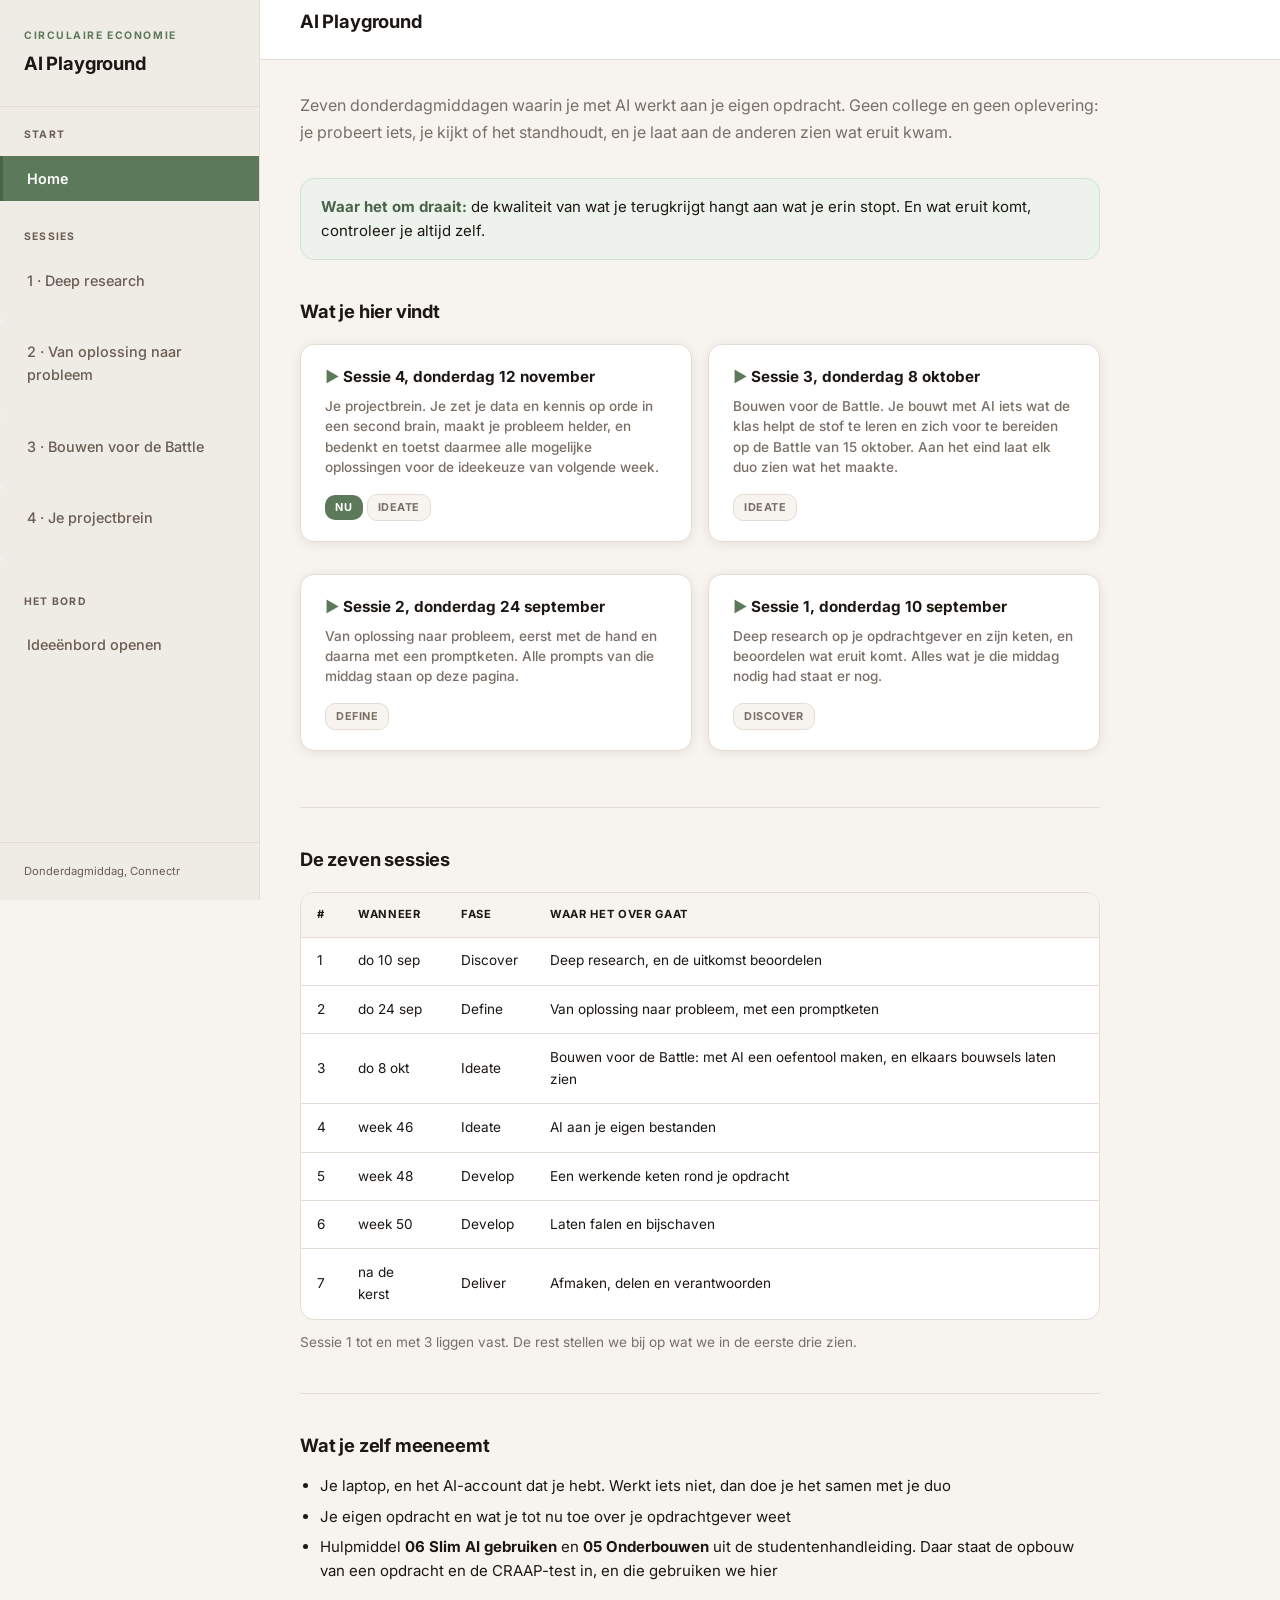
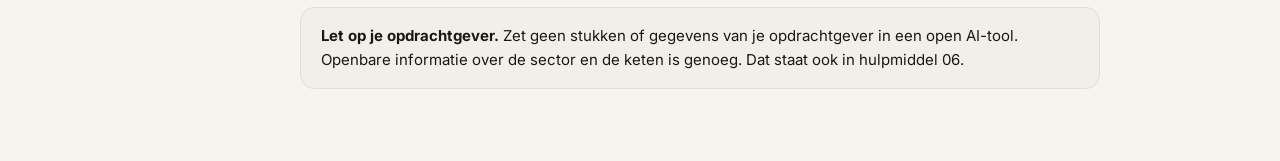
<file: index.html>
<!DOCTYPE html>
<html lang="nl">
<head>
  <meta charset="UTF-8">
  <meta name="viewport" content="width=device-width, initial-scale=1.0">
  <title>AI Playground | Minor Circulaire Economie</title>
  <link rel="preconnect" href="https://fonts.googleapis.com">
  <link rel="preconnect" href="https://fonts.gstatic.com" crossorigin>
  <link rel="stylesheet" href="https://fonts.googleapis.com/css2?family=Inter:wght@400;500;600;700&display=swap">
  <link rel="stylesheet" href="style.css">
</head>
<body data-pagina="index">
  <div class="layout">
    <div class="sidebar-overlay" onclick="toggleMenu()"></div>
    <aside class="sidebar" id="sidebar">
      <div class="sidebar-header">
        <div class="sidebar-brand">
          <span class="brand-subtitle">Circulaire Economie</span>
          <span class="brand-title">AI Playground</span>
        </div>
      </div>
      <nav class="sidebar-nav">
        <div class="nav-section">
          <div class="nav-section-title">Start</div>
          <a href="index.html" class="nav-link">Home</a>
        </div>
        <div class="nav-section">
          <div class="nav-section-title">Sessies</div>
          <a href="sessie-1.html" class="nav-link">1 &middot; Deep research</a>
          <a href="sessie-2.html" class="nav-link">2 &middot; Van oplossing naar probleem</a>
        </div>
        <div class="nav-section">
          <div class="nav-section-title">Het bord</div>
          <a href="https://ideeenbord-ce.web.app" class="nav-link" target="_blank" rel="noopener">Idee&euml;nbord openen</a>
        </div>
      </nav>
      <div class="sidebar-footer">Donderdagmiddag, Connectr</div>
    </aside>

    <main class="main">
      <header class="main-header">
        <button class="mobile-menu-btn" onclick="toggleMenu()">&#9776;</button>
        <h1 class="page-title">AI Playground</h1>
      </header>

      <div class="main-content">
        <p class="lead">
          Zeven donderdagmiddagen waarin je met AI werkt aan je eigen opdracht. Geen college en geen oplevering:
          je probeert iets, je kijkt of het standhoudt, en je laat aan de anderen zien wat eruit kwam.
        </p>

        <div class="callout callout-primary">
          <p><strong>Waar het om draait:</strong> de kwaliteit van wat je terugkrijgt hangt aan wat je erin stopt.
          En wat eruit komt, controleer je altijd zelf.</p>
        </div>

        <h2>Wat je hier vindt</h2>
        <div class="card-grid">
          <a href="sessie-4.html" class="card-link">
            <div class="card">
              <div class="card-title"><span class="icon">&#9654;</span> Sessie 4, donderdag 12 november</div>
              <p class="card-text">Je projectbrein. Je zet je data en kennis op orde in een second brain, maakt je probleem helder,
              en bedenkt en toetst daarmee alle mogelijke oplossingen voor de ideekeuze van volgende week.</p>
              <span class="badge badge-primary">Nu</span>
              <span class="badge badge-muted">Ideate</span>
            </div>
          </a>
          <a href="sessie-3.html" class="card-link">
            <div class="card">
              <div class="card-title"><span class="icon">&#9654;</span> Sessie 3, donderdag 8 oktober</div>
              <p class="card-text">Bouwen voor de Battle. Je bouwt met AI iets wat de klas helpt de stof te leren
              en zich voor te bereiden op de Battle van 15 oktober. Aan het eind laat elk duo zien wat het maakte.</p>
              <span class="badge badge-muted">Ideate</span>
            </div>
          </a>
          <a href="sessie-2.html" class="card-link">
            <div class="card">
              <div class="card-title"><span class="icon">&#9654;</span> Sessie 2, donderdag 24 september</div>
              <p class="card-text">Van oplossing naar probleem, eerst met de hand en daarna met een promptketen.
              Alle prompts van die middag staan op deze pagina.</p>
              <span class="badge badge-muted">Define</span>
            </div>
          </a>
          <a href="sessie-1.html" class="card-link">
            <div class="card">
              <div class="card-title"><span class="icon">&#9654;</span> Sessie 1, donderdag 10 september</div>
              <p class="card-text">Deep research op je opdrachtgever en zijn keten, en beoordelen wat eruit komt.
              Alles wat je die middag nodig had staat er nog.</p>
              <span class="badge badge-muted">Discover</span>
            </div>
          </a>
        </div>

        <div class="divider"></div>

        <h2>De zeven sessies</h2>
        <div class="table-wrap">
          <table>
            <thead>
              <tr><th>#</th><th>Wanneer</th><th>Fase</th><th>Waar het over gaat</th></tr>
            </thead>
            <tbody>
              <tr><td>1</td><td>do 10 sep</td><td>Discover</td><td>Deep research, en de uitkomst beoordelen</td></tr>
              <tr><td>2</td><td>do 24 sep</td><td>Define</td><td>Van oplossing naar probleem, met een promptketen</td></tr>
              <tr><td>3</td><td>do 8 okt</td><td>Ideate</td><td>Bouwen voor de Battle: met AI een oefentool maken, en elkaars bouwsels laten zien</td></tr>
              <tr><td>4</td><td>week 46</td><td>Ideate</td><td>AI aan je eigen bestanden</td></tr>
              <tr><td>5</td><td>week 48</td><td>Develop</td><td>Een werkende keten rond je opdracht</td></tr>
              <tr><td>6</td><td>week 50</td><td>Develop</td><td>Laten falen en bijschaven</td></tr>
              <tr><td>7</td><td>na de kerst</td><td>Deliver</td><td>Afmaken, delen en verantwoorden</td></tr>
            </tbody>
          </table>
        </div>
        <p class="section-intro">Sessie 1 tot en met 3 liggen vast. De rest stellen we bij op wat we in de eerste drie zien.</p>

        <div class="divider"></div>

        <h2>Wat je zelf meeneemt</h2>
        <ul>
          <li>Je laptop, en het AI-account dat je hebt. Werkt iets niet, dan doe je het samen met je duo</li>
          <li>Je eigen opdracht en wat je tot nu toe over je opdrachtgever weet</li>
          <li>Hulpmiddel <strong>06 Slim AI gebruiken</strong> en <strong>05 Onderbouwen</strong> uit de studentenhandleiding.
            Daar staat de opbouw van een opdracht en de CRAAP-test in, en die gebruiken we hier</li>
        </ul>

        <div class="callout callout-info">
          <p><strong>Let op je opdrachtgever.</strong> Zet geen stukken of gegevens van je opdrachtgever in een open AI-tool.
          Openbare informatie over de sector en de keten is genoeg. Dat staat ook in hulpmiddel 06.</p>
        </div>
      </div>
    </main>
  </div>
  <script src="script.js"></script>
</body>
</html>
</file>
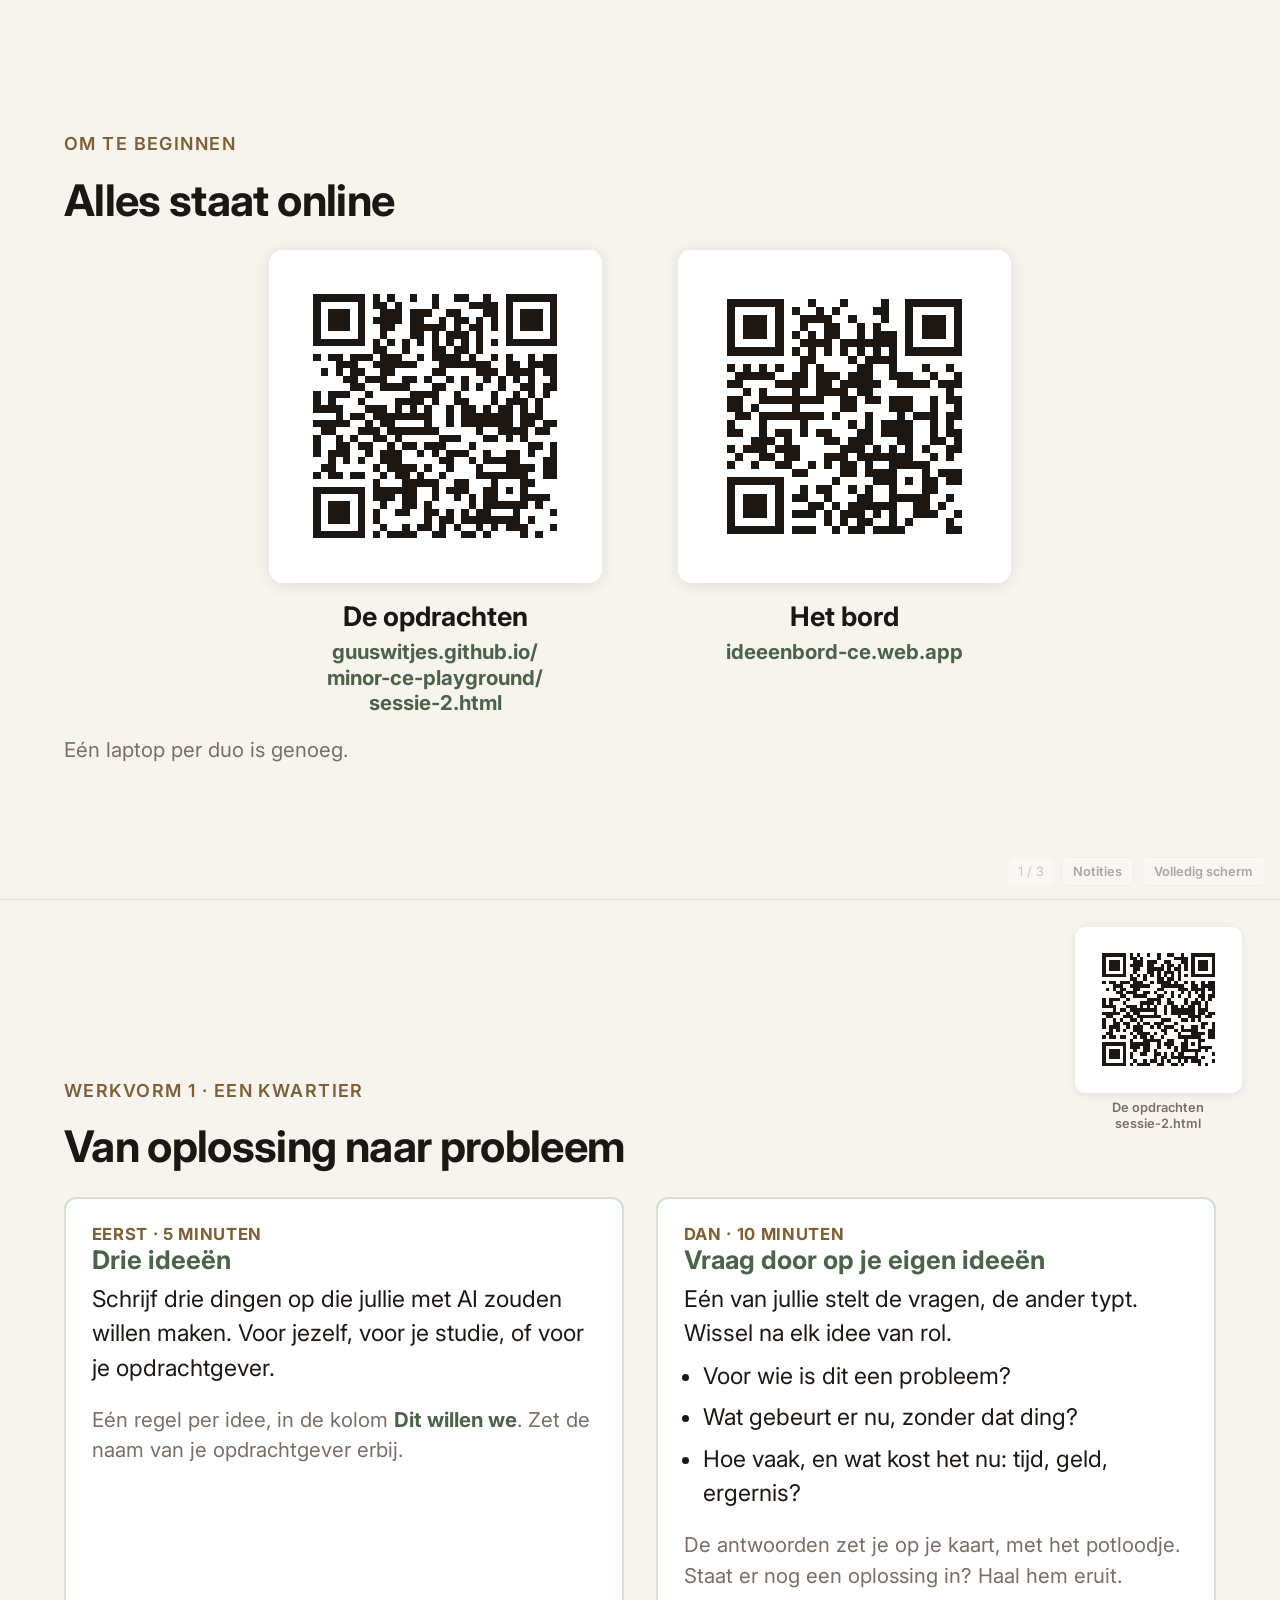
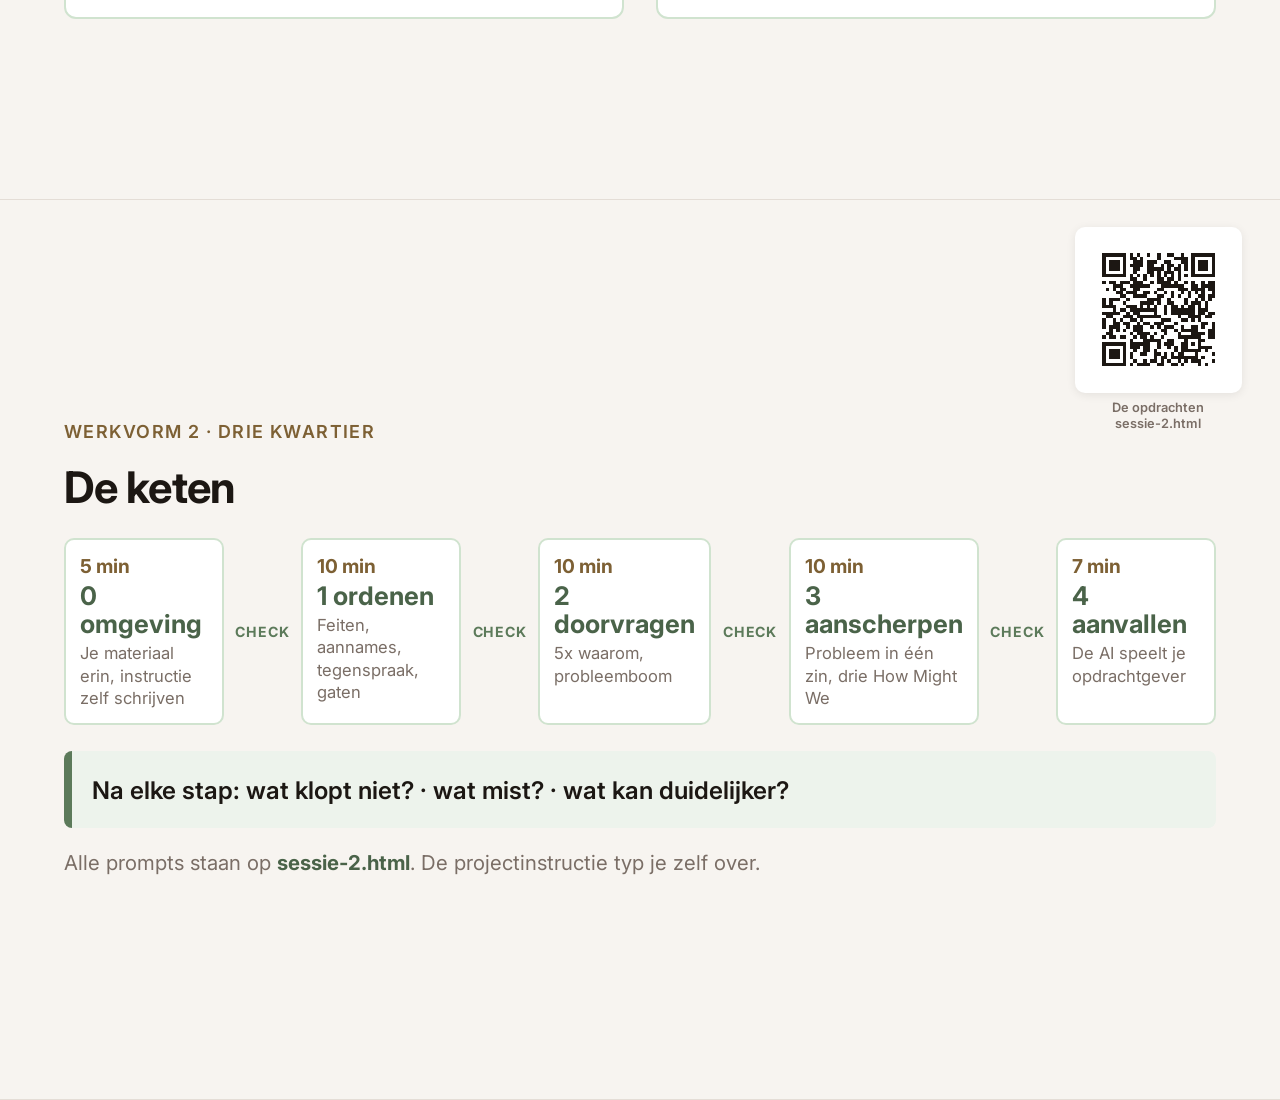
<file: beamer-2.html>
<!DOCTYPE html>
<html lang="nl">
<head>
  <meta charset="UTF-8">
  <meta name="viewport" content="width=device-width, initial-scale=1.0">
  <title>Beamer sessie 2 | AI Playground</title>
  <link rel="preconnect" href="https://fonts.googleapis.com">
  <link rel="preconnect" href="https://fonts.gstatic.com" crossorigin>
  <link rel="stylesheet" href="https://fonts.googleapis.com/css2?family=Inter:wght@400;500;600;700&display=swap">
  <style>
    :root {
      --accent: #5C7A5A;
      --accent-donker: #4A6349;
      --accent-licht: #EDF3EC;
      --accent-medium: #D0E3CF;
      --inkt: #1C1713;
      --bg: #F7F4F0;
      --border: #E4DDD6;
      --text-muted: #7A6E66;
      --warm: #7D6034;
    }
    *, *::before, *::after { box-sizing: border-box; margin: 0; padding: 0; }
    html { scroll-snap-type: y mandatory; scroll-behavior: smooth; }
    body {
      font-family: Inter, system-ui, -apple-system, sans-serif;
      background: var(--bg);
      color: var(--inkt);
      -webkit-font-smoothing: antialiased;
    }
    section {
      position: relative;
      min-height: 100vh;
      scroll-snap-align: start;
      display: flex;
      flex-direction: column;
      justify-content: center;
      padding: clamp(2rem, 5vw, 5rem);
      border-bottom: 1px solid var(--border);
    }
    .tijd {
      font-size: clamp(0.9rem, 1.4vw, 1.3rem);
      font-weight: 600;
      letter-spacing: 0.08em;
      text-transform: uppercase;
      color: var(--warm);
      margin-bottom: clamp(0.8rem, 1.6vw, 1.5rem);
    }
    h2 {
      font-size: clamp(1.5rem, 3.4vw, 3rem);
      font-weight: 700;
      line-height: 1.15;
      letter-spacing: -0.015em;
      margin-bottom: clamp(1rem, 2vw, 1.8rem);
    }
    h3 {
      font-size: clamp(1.05rem, 2vw, 1.8rem);
      font-weight: 700;
      color: var(--accent-donker);
      margin-bottom: 0.4rem;
    }
    p, li { font-size: clamp(1rem, 1.8vw, 1.7rem); line-height: 1.5; }
    strong { color: var(--accent-donker); }
    .sub { font-size: clamp(0.95rem, 1.6vw, 1.5rem); color: var(--text-muted); margin-top: 1.2rem; }

    /* Scherm 1: twee QR-codes naast elkaar */
    .openrij {
      display: flex;
      gap: clamp(2rem, 6vw, 6rem);
      align-items: flex-start;
      flex-wrap: wrap;
      justify-content: center;
    }
    .qr-kolom { display: flex; flex-direction: column; align-items: center; }
    .qr {
      width: clamp(180px, 26vw, 400px);
      background: #fff;
      border-radius: 14px;
      box-shadow: 0 2px 16px rgba(0,0,0,0.10);
    }
    .qr svg { display: block; width: 100%; height: auto; border-radius: 14px; }
    .qr-label {
      font-size: clamp(1.1rem, 2.1vw, 2rem);
      font-weight: 700;
      text-align: center;
      margin-top: 0.8rem;
    }
    .qr-url {
      font-size: clamp(0.9rem, 1.6vw, 1.5rem);
      font-weight: 700;
      color: var(--accent-donker);
      text-align: center;
      line-height: 1.25;
      word-break: break-word;
      margin-top: 0.2rem;
    }

    /* Kleine QR rechtsboven op de werkvormschermen */
    .qr-hoek {
      position: absolute;
      top: clamp(1.2rem, 3vh, 2.5rem);
      right: clamp(1.2rem, 3vw, 3rem);
      width: clamp(130px, 13vw, 225px);
      text-align: center;
    }
    .qr-hoek .kader {
      background: #fff;
      border-radius: 10px;
      padding: clamp(4px, 0.5vw, 9px);
      box-shadow: 0 2px 10px rgba(0,0,0,0.08);
    }
    .qr-hoek svg { display: block; width: 100%; height: auto; }
    .qr-hoek p {
      font-size: clamp(0.7rem, 1vw, 1.1rem);
      font-weight: 600;
      color: var(--text-muted);
      margin-top: 0.4rem;
      line-height: 1.25;
    }

    /* De twee opdrachtblokken van werkvorm 1, naast elkaar */
    .opdrachten {
      display: flex;
      gap: clamp(1rem, 2.5vw, 2.5rem);
      flex-wrap: wrap;
      align-items: stretch;
    }
    .opdracht {
      flex: 1 1 340px;
      background: #fff;
      border: 2px solid var(--accent-medium);
      border-radius: 12px;
      padding: clamp(1rem, 2vw, 2rem);
    }
    .opdracht .duur {
      font-size: clamp(0.8rem, 1.3vw, 1.2rem);
      font-weight: 700;
      color: var(--warm);
      letter-spacing: 0.04em;
      text-transform: uppercase;
    }
    .opdracht ul { margin: 0.5rem 0 0 1.2em; }
    .opdracht li { margin-bottom: 0.3em; }

    /* De keten, getekend */
    .keten {
      display: flex;
      align-items: stretch;
      gap: clamp(0.4rem, 0.9vw, 1rem);
      flex-wrap: wrap;
      margin-bottom: clamp(1rem, 2vw, 2rem);
    }
    .stap {
      flex: 1 1 140px;
      background: #fff;
      border: 2px solid var(--accent-medium);
      border-radius: 10px;
      padding: clamp(0.6rem, 1.1vw, 1.1rem);
      display: flex;
      flex-direction: column;
      gap: 0.25em;
    }
    .stap .klok {
      font-size: clamp(0.85rem, 1.5vw, 1.4rem);
      font-weight: 700;
      color: var(--warm);
    }
    .stap .nr {
      font-size: clamp(1.05rem, 2vw, 1.8rem);
      font-weight: 700;
      color: var(--accent-donker);
      line-height: 1.1;
    }
    .stap .wat {
      font-size: clamp(0.78rem, 1.3vw, 1.2rem);
      color: var(--text-muted);
      line-height: 1.35;
    }
    .check {
      align-self: center;
      font-size: clamp(0.68rem, 1.1vw, 1rem);
      font-weight: 700;
      text-transform: uppercase;
      letter-spacing: 0.06em;
      color: var(--accent);
    }
    .drievragen {
      background: var(--accent-licht);
      border-left: clamp(5px, 0.7vw, 10px) solid var(--accent);
      border-radius: 8px;
      padding: clamp(0.9rem, 1.6vw, 1.6rem);
    }
    .drievragen p { font-size: clamp(1rem, 1.9vw, 1.8rem); font-weight: 600; margin: 0; }

    .balk {
      position: fixed; right: 0.9rem; bottom: 0.9rem;
      display: flex; align-items: center; gap: 0.5rem;
      font-size: 0.8rem; z-index: 10;
      opacity: 0.35; transition: opacity 0.2s;
    }
    .balk:hover { opacity: 1; }
    .balk button {
      font: inherit; font-weight: 600;
      color: var(--inkt); background: rgba(255,255,255,0.92);
      border: 1px solid var(--border); border-radius: 6px;
      padding: 0.35rem 0.7rem; cursor: pointer;
    }
    .balk button:hover { background: #fff; border-color: var(--accent); }
    .teller { color: var(--text-muted); background: rgba(255,255,255,0.92); padding: 0.35rem 0.55rem; border-radius: 6px; }
    @media print { .balk, .qr-hoek { display: none; } section { min-height: auto; page-break-after: always; } }
  </style>
</head>
<body>

  <section data-notes="DIT SCHERM BLIJFT STAAN TOT 14:47.&#10;&#10;14:30. Geen introductie van jezelf. Zeg alleen: open de site, en zet op het bord wat jullie in drie weken met AI hebben gemaakt. Een regel per ding, in de kolom Gemaakt, met de naam van je opdrachtgever erbij. Vier minuten. Lees er daarna vier of vijf hardop voor, van verschillende duo&#x27;s.&#10;&#10;14:38. Twee vragen aan de groep. Een: wat kun je nu maken dat je eind augustus nog niet kon? Twee: wie heeft op 14 september in een keer om een complete site gevraagd, wat kwam eruit? Dan de draai in je eigen woorden: het bouwen lukt dus, wat nog niet vanzelf gaat is weten wat je bouwt en voor wie. Citeer hulpmiddel 11: een goed antwoord op de verkeerde vraag is nog steeds fout. LET OP: gebruik Fabians zin over een tool zonder scherp probleem NIET, die is van zijn training op 12 oktober.&#10;&#10;DE BELOFTE, drie dingen, zeg ze hardop. Een: een probleemdefinitie in een zin met een How Might We, voor je paper van 1 oktober. Twee: een omgeving die je opdrachtgever kent, en die bouw je vanmiddag. Drie: een idee op de lijst van de groep. Zeg erbij dat punt twee het ding is dat ze maken, anders voelt dit als een middag praten. En de keuze: waar stop je de 45 minuten in, je opdracht scherp krijgen of een tool briefen?&#10;&#10;14:45. Twee minuten je eigen verhaal: eerst welk probleem je had, pas daarna wat je maakte. Loop met een lege of demo-wereld, of deze site. Geen echte gegevens op de beamer.">
    <div class="tijd">Om te beginnen</div>
    <h2>Alles staat online</h2>
    <div class="openrij">
      <div class="qr-kolom">
        <div class="qr"><svg viewBox="0 0 45 45" xmlns="http://www.w3.org/2000/svg" shape-rendering="crispEdges" role="img" aria-label="QR-code naar guuswitjes.github.io/minor-ce-playground/sessie-2.html"><rect width="45" height="45" fill="#ffffff"/><path d="M6 6h1v1h-1zM7 6h1v1h-1zM8 6h1v1h-1zM9 6h1v1h-1zM10 6h1v1h-1zM11 6h1v1h-1zM12 6h1v1h-1zM14 6h1v1h-1zM16 6h1v1h-1zM19 6h1v1h-1zM22 6h1v1h-1zM25 6h1v1h-1zM26 6h1v1h-1zM29 6h1v1h-1zM32 6h1v1h-1zM33 6h1v1h-1zM34 6h1v1h-1zM35 6h1v1h-1zM36 6h1v1h-1zM37 6h1v1h-1zM38 6h1v1h-1zM6 7h1v1h-1zM12 7h1v1h-1zM14 7h1v1h-1zM15 7h1v1h-1zM17 7h1v1h-1zM22 7h1v1h-1zM27 7h1v1h-1zM28 7h1v1h-1zM29 7h1v1h-1zM30 7h1v1h-1zM32 7h1v1h-1zM38 7h1v1h-1zM6 8h1v1h-1zM8 8h1v1h-1zM9 8h1v1h-1zM10 8h1v1h-1zM12 8h1v1h-1zM15 8h1v1h-1zM16 8h1v1h-1zM17 8h1v1h-1zM19 8h1v1h-1zM20 8h1v1h-1zM21 8h1v1h-1zM24 8h1v1h-1zM25 8h1v1h-1zM29 8h1v1h-1zM30 8h1v1h-1zM32 8h1v1h-1zM34 8h1v1h-1zM35 8h1v1h-1zM36 8h1v1h-1zM38 8h1v1h-1zM6 9h1v1h-1zM8 9h1v1h-1zM9 9h1v1h-1zM10 9h1v1h-1zM12 9h1v1h-1zM14 9h1v1h-1zM15 9h1v1h-1zM16 9h1v1h-1zM17 9h1v1h-1zM19 9h1v1h-1zM20 9h1v1h-1zM23 9h1v1h-1zM25 9h1v1h-1zM26 9h1v1h-1zM28 9h1v1h-1zM30 9h1v1h-1zM32 9h1v1h-1zM34 9h1v1h-1zM35 9h1v1h-1zM36 9h1v1h-1zM38 9h1v1h-1zM6 10h1v1h-1zM8 10h1v1h-1zM9 10h1v1h-1zM10 10h1v1h-1zM12 10h1v1h-1zM15 10h1v1h-1zM16 10h1v1h-1zM19 10h1v1h-1zM20 10h1v1h-1zM21 10h1v1h-1zM22 10h1v1h-1zM23 10h1v1h-1zM25 10h1v1h-1zM27 10h1v1h-1zM28 10h1v1h-1zM30 10h1v1h-1zM32 10h1v1h-1zM34 10h1v1h-1zM35 10h1v1h-1zM36 10h1v1h-1zM38 10h1v1h-1zM6 11h1v1h-1zM12 11h1v1h-1zM15 11h1v1h-1zM19 11h1v1h-1zM20 11h1v1h-1zM22 11h1v1h-1zM24 11h1v1h-1zM25 11h1v1h-1zM26 11h1v1h-1zM28 11h1v1h-1zM32 11h1v1h-1zM38 11h1v1h-1zM6 12h1v1h-1zM7 12h1v1h-1zM8 12h1v1h-1zM9 12h1v1h-1zM10 12h1v1h-1zM11 12h1v1h-1zM12 12h1v1h-1zM14 12h1v1h-1zM16 12h1v1h-1zM18 12h1v1h-1zM20 12h1v1h-1zM22 12h1v1h-1zM24 12h1v1h-1zM26 12h1v1h-1zM28 12h1v1h-1zM30 12h1v1h-1zM32 12h1v1h-1zM33 12h1v1h-1zM34 12h1v1h-1zM35 12h1v1h-1zM36 12h1v1h-1zM37 12h1v1h-1zM38 12h1v1h-1zM14 13h1v1h-1zM15 13h1v1h-1zM18 13h1v1h-1zM22 13h1v1h-1zM23 13h1v1h-1zM25 13h1v1h-1zM26 13h1v1h-1zM28 13h1v1h-1zM6 14h1v1h-1zM8 14h1v1h-1zM9 14h1v1h-1zM11 14h1v1h-1zM12 14h1v1h-1zM13 14h1v1h-1zM15 14h1v1h-1zM16 14h1v1h-1zM17 14h1v1h-1zM20 14h1v1h-1zM22 14h1v1h-1zM23 14h1v1h-1zM24 14h1v1h-1zM25 14h1v1h-1zM27 14h1v1h-1zM30 14h1v1h-1zM32 14h1v1h-1zM35 14h1v1h-1zM37 14h1v1h-1zM38 14h1v1h-1zM9 15h1v1h-1zM10 15h1v1h-1zM11 15h1v1h-1zM14 15h1v1h-1zM15 15h1v1h-1zM16 15h1v1h-1zM17 15h1v1h-1zM18 15h1v1h-1zM19 15h1v1h-1zM23 15h1v1h-1zM24 15h1v1h-1zM25 15h1v1h-1zM26 15h1v1h-1zM27 15h1v1h-1zM28 15h1v1h-1zM29 15h1v1h-1zM32 15h1v1h-1zM33 15h1v1h-1zM35 15h1v1h-1zM36 15h1v1h-1zM37 15h1v1h-1zM38 15h1v1h-1zM7 16h1v1h-1zM9 16h1v1h-1zM11 16h1v1h-1zM12 16h1v1h-1zM15 16h1v1h-1zM16 16h1v1h-1zM22 16h1v1h-1zM23 16h1v1h-1zM28 16h1v1h-1zM29 16h1v1h-1zM30 16h1v1h-1zM32 16h1v1h-1zM33 16h1v1h-1zM34 16h1v1h-1zM35 16h1v1h-1zM37 16h1v1h-1zM38 16h1v1h-1zM10 17h1v1h-1zM11 17h1v1h-1zM13 17h1v1h-1zM14 17h1v1h-1zM15 17h1v1h-1zM18 17h1v1h-1zM19 17h1v1h-1zM21 17h1v1h-1zM24 17h1v1h-1zM26 17h1v1h-1zM29 17h1v1h-1zM31 17h1v1h-1zM33 17h1v1h-1zM35 17h1v1h-1zM38 17h1v1h-1zM11 18h1v1h-1zM12 18h1v1h-1zM15 18h1v1h-1zM16 18h1v1h-1zM17 18h1v1h-1zM18 18h1v1h-1zM22 18h1v1h-1zM23 18h1v1h-1zM26 18h1v1h-1zM28 18h1v1h-1zM31 18h1v1h-1zM34 18h1v1h-1zM35 18h1v1h-1zM37 18h1v1h-1zM38 18h1v1h-1zM6 19h1v1h-1zM8 19h1v1h-1zM9 19h1v1h-1zM10 19h1v1h-1zM13 19h1v1h-1zM19 19h1v1h-1zM20 19h1v1h-1zM21 19h1v1h-1zM22 19h1v1h-1zM25 19h1v1h-1zM30 19h1v1h-1zM33 19h1v1h-1zM35 19h1v1h-1zM37 19h1v1h-1zM6 20h1v1h-1zM8 20h1v1h-1zM12 20h1v1h-1zM17 20h1v1h-1zM18 20h1v1h-1zM19 20h1v1h-1zM20 20h1v1h-1zM22 20h1v1h-1zM25 20h1v1h-1zM26 20h1v1h-1zM30 20h1v1h-1zM32 20h1v1h-1zM33 20h1v1h-1zM34 20h1v1h-1zM36 20h1v1h-1zM6 21h1v1h-1zM7 21h1v1h-1zM8 21h1v1h-1zM9 21h1v1h-1zM13 21h1v1h-1zM14 21h1v1h-1zM15 21h1v1h-1zM17 21h1v1h-1zM19 21h1v1h-1zM21 21h1v1h-1zM24 21h1v1h-1zM26 21h1v1h-1zM27 21h1v1h-1zM29 21h1v1h-1zM31 21h1v1h-1zM32 21h1v1h-1zM34 21h1v1h-1zM36 21h1v1h-1zM9 22h1v1h-1zM11 22h1v1h-1zM12 22h1v1h-1zM14 22h1v1h-1zM15 22h1v1h-1zM16 22h1v1h-1zM17 22h1v1h-1zM18 22h1v1h-1zM19 22h1v1h-1zM20 22h1v1h-1zM21 22h1v1h-1zM24 22h1v1h-1zM26 22h1v1h-1zM27 22h1v1h-1zM28 22h1v1h-1zM29 22h1v1h-1zM30 22h1v1h-1zM31 22h1v1h-1zM32 22h1v1h-1zM34 22h1v1h-1zM35 22h1v1h-1zM36 22h1v1h-1zM6 23h1v1h-1zM7 23h1v1h-1zM8 23h1v1h-1zM9 23h1v1h-1zM10 23h1v1h-1zM13 23h1v1h-1zM15 23h1v1h-1zM16 23h1v1h-1zM21 23h1v1h-1zM24 23h1v1h-1zM26 23h1v1h-1zM27 23h1v1h-1zM28 23h1v1h-1zM29 23h1v1h-1zM30 23h1v1h-1zM31 23h1v1h-1zM32 23h1v1h-1zM34 23h1v1h-1zM35 23h1v1h-1zM37 23h1v1h-1zM38 23h1v1h-1zM7 24h1v1h-1zM8 24h1v1h-1zM12 24h1v1h-1zM13 24h1v1h-1zM14 24h1v1h-1zM16 24h1v1h-1zM17 24h1v1h-1zM18 24h1v1h-1zM19 24h1v1h-1zM20 24h1v1h-1zM21 24h1v1h-1zM22 24h1v1h-1zM28 24h1v1h-1zM31 24h1v1h-1zM32 24h1v1h-1zM33 24h1v1h-1zM34 24h1v1h-1zM36 24h1v1h-1zM37 24h1v1h-1zM6 25h1v1h-1zM9 25h1v1h-1zM11 25h1v1h-1zM14 25h1v1h-1zM15 25h1v1h-1zM17 25h1v1h-1zM23 25h1v1h-1zM24 25h1v1h-1zM25 25h1v1h-1zM29 25h1v1h-1zM30 25h1v1h-1zM32 25h1v1h-1zM34 25h1v1h-1zM6 26h1v1h-1zM9 26h1v1h-1zM10 26h1v1h-1zM12 26h1v1h-1zM13 26h1v1h-1zM16 26h1v1h-1zM18 26h1v1h-1zM19 26h1v1h-1zM21 26h1v1h-1zM22 26h1v1h-1zM23 26h1v1h-1zM27 26h1v1h-1zM35 26h1v1h-1zM36 26h1v1h-1zM38 26h1v1h-1zM6 27h1v1h-1zM8 27h1v1h-1zM9 27h1v1h-1zM10 27h1v1h-1zM13 27h1v1h-1zM15 27h1v1h-1zM16 27h1v1h-1zM17 27h1v1h-1zM20 27h1v1h-1zM22 27h1v1h-1zM24 27h1v1h-1zM25 27h1v1h-1zM26 27h1v1h-1zM29 27h1v1h-1zM32 27h1v1h-1zM33 27h1v1h-1zM35 27h1v1h-1zM38 27h1v1h-1zM8 28h1v1h-1zM10 28h1v1h-1zM12 28h1v1h-1zM15 28h1v1h-1zM16 28h1v1h-1zM17 28h1v1h-1zM23 28h1v1h-1zM24 28h1v1h-1zM27 28h1v1h-1zM29 28h1v1h-1zM30 28h1v1h-1zM31 28h1v1h-1zM32 28h1v1h-1zM33 28h1v1h-1zM37 28h1v1h-1zM38 28h1v1h-1zM7 29h1v1h-1zM8 29h1v1h-1zM14 29h1v1h-1zM16 29h1v1h-1zM17 29h1v1h-1zM18 29h1v1h-1zM19 29h1v1h-1zM21 29h1v1h-1zM24 29h1v1h-1zM28 29h1v1h-1zM32 29h1v1h-1zM33 29h1v1h-1zM34 29h1v1h-1zM35 29h1v1h-1zM37 29h1v1h-1zM38 29h1v1h-1zM6 30h1v1h-1zM8 30h1v1h-1zM9 30h1v1h-1zM11 30h1v1h-1zM12 30h1v1h-1zM15 30h1v1h-1zM17 30h1v1h-1zM18 30h1v1h-1zM20 30h1v1h-1zM23 30h1v1h-1zM28 30h1v1h-1zM29 30h1v1h-1zM30 30h1v1h-1zM31 30h1v1h-1zM32 30h1v1h-1zM33 30h1v1h-1zM34 30h1v1h-1zM37 30h1v1h-1zM38 30h1v1h-1zM14 31h1v1h-1zM18 31h1v1h-1zM19 31h1v1h-1zM20 31h1v1h-1zM21 31h1v1h-1zM22 31h1v1h-1zM25 31h1v1h-1zM26 31h1v1h-1zM30 31h1v1h-1zM34 31h1v1h-1zM35 31h1v1h-1zM6 32h1v1h-1zM7 32h1v1h-1zM8 32h1v1h-1zM9 32h1v1h-1zM10 32h1v1h-1zM11 32h1v1h-1zM12 32h1v1h-1zM14 32h1v1h-1zM15 32h1v1h-1zM16 32h1v1h-1zM17 32h1v1h-1zM18 32h1v1h-1zM19 32h1v1h-1zM22 32h1v1h-1zM24 32h1v1h-1zM25 32h1v1h-1zM26 32h1v1h-1zM29 32h1v1h-1zM30 32h1v1h-1zM32 32h1v1h-1zM34 32h1v1h-1zM6 33h1v1h-1zM12 33h1v1h-1zM14 33h1v1h-1zM15 33h1v1h-1zM16 33h1v1h-1zM18 33h1v1h-1zM19 33h1v1h-1zM22 33h1v1h-1zM25 33h1v1h-1zM27 33h1v1h-1zM29 33h1v1h-1zM30 33h1v1h-1zM34 33h1v1h-1zM35 33h1v1h-1zM36 33h1v1h-1zM37 33h1v1h-1zM6 34h1v1h-1zM8 34h1v1h-1zM9 34h1v1h-1zM10 34h1v1h-1zM12 34h1v1h-1zM15 34h1v1h-1zM18 34h1v1h-1zM19 34h1v1h-1zM21 34h1v1h-1zM27 34h1v1h-1zM29 34h1v1h-1zM30 34h1v1h-1zM31 34h1v1h-1zM32 34h1v1h-1zM33 34h1v1h-1zM34 34h1v1h-1zM36 34h1v1h-1zM6 35h1v1h-1zM8 35h1v1h-1zM9 35h1v1h-1zM10 35h1v1h-1zM12 35h1v1h-1zM14 35h1v1h-1zM17 35h1v1h-1zM18 35h1v1h-1zM21 35h1v1h-1zM22 35h1v1h-1zM24 35h1v1h-1zM26 35h1v1h-1zM28 35h1v1h-1zM29 35h1v1h-1zM33 35h1v1h-1zM38 35h1v1h-1zM6 36h1v1h-1zM8 36h1v1h-1zM9 36h1v1h-1zM10 36h1v1h-1zM12 36h1v1h-1zM14 36h1v1h-1zM21 36h1v1h-1zM23 36h1v1h-1zM24 36h1v1h-1zM26 36h1v1h-1zM27 36h1v1h-1zM28 36h1v1h-1zM29 36h1v1h-1zM30 36h1v1h-1zM31 36h1v1h-1zM32 36h1v1h-1zM33 36h1v1h-1zM35 36h1v1h-1zM6 37h1v1h-1zM12 37h1v1h-1zM15 37h1v1h-1zM18 37h1v1h-1zM20 37h1v1h-1zM21 37h1v1h-1zM23 37h1v1h-1zM25 37h1v1h-1zM28 37h1v1h-1zM30 37h1v1h-1zM32 37h1v1h-1zM33 37h1v1h-1zM34 37h1v1h-1zM38 37h1v1h-1zM6 38h1v1h-1zM7 38h1v1h-1zM8 38h1v1h-1zM9 38h1v1h-1zM10 38h1v1h-1zM11 38h1v1h-1zM12 38h1v1h-1zM14 38h1v1h-1zM16 38h1v1h-1zM17 38h1v1h-1zM18 38h1v1h-1zM19 38h1v1h-1zM22 38h1v1h-1zM23 38h1v1h-1zM26 38h1v1h-1zM27 38h1v1h-1zM29 38h1v1h-1zM34 38h1v1h-1zM36 38h1v1h-1z" fill="#1C1713"/></svg></div>
        <p class="qr-label">De opdrachten</p>
        <p class="qr-url">guuswitjes.github.io/<br>minor-ce-playground/<br>sessie-2.html</p>
      </div>
      <div class="qr-kolom">
        <div class="qr"><svg viewBox="0 0 41 41" xmlns="http://www.w3.org/2000/svg" shape-rendering="crispEdges" role="img" aria-label="QR-code naar ideeenbord-ce.web.app"><rect width="41" height="41" fill="#ffffff"/><path d="M6 6h1v1h-1zM7 6h1v1h-1zM8 6h1v1h-1zM9 6h1v1h-1zM10 6h1v1h-1zM11 6h1v1h-1zM12 6h1v1h-1zM16 6h1v1h-1zM20 6h1v1h-1zM25 6h1v1h-1zM28 6h1v1h-1zM29 6h1v1h-1zM30 6h1v1h-1zM31 6h1v1h-1zM32 6h1v1h-1zM33 6h1v1h-1zM34 6h1v1h-1zM6 7h1v1h-1zM12 7h1v1h-1zM14 7h1v1h-1zM17 7h1v1h-1zM19 7h1v1h-1zM24 7h1v1h-1zM25 7h1v1h-1zM28 7h1v1h-1zM34 7h1v1h-1zM6 8h1v1h-1zM8 8h1v1h-1zM9 8h1v1h-1zM10 8h1v1h-1zM12 8h1v1h-1zM15 8h1v1h-1zM16 8h1v1h-1zM17 8h1v1h-1zM18 8h1v1h-1zM21 8h1v1h-1zM25 8h1v1h-1zM28 8h1v1h-1zM30 8h1v1h-1zM31 8h1v1h-1zM32 8h1v1h-1zM34 8h1v1h-1zM6 9h1v1h-1zM8 9h1v1h-1zM9 9h1v1h-1zM10 9h1v1h-1zM12 9h1v1h-1zM15 9h1v1h-1zM18 9h1v1h-1zM19 9h1v1h-1zM22 9h1v1h-1zM24 9h1v1h-1zM28 9h1v1h-1zM30 9h1v1h-1zM31 9h1v1h-1zM32 9h1v1h-1zM34 9h1v1h-1zM6 10h1v1h-1zM8 10h1v1h-1zM9 10h1v1h-1zM10 10h1v1h-1zM12 10h1v1h-1zM14 10h1v1h-1zM16 10h1v1h-1zM18 10h1v1h-1zM19 10h1v1h-1zM22 10h1v1h-1zM24 10h1v1h-1zM25 10h1v1h-1zM26 10h1v1h-1zM28 10h1v1h-1zM30 10h1v1h-1zM31 10h1v1h-1zM32 10h1v1h-1zM34 10h1v1h-1zM6 11h1v1h-1zM12 11h1v1h-1zM15 11h1v1h-1zM16 11h1v1h-1zM17 11h1v1h-1zM18 11h1v1h-1zM20 11h1v1h-1zM21 11h1v1h-1zM22 11h1v1h-1zM23 11h1v1h-1zM24 11h1v1h-1zM25 11h1v1h-1zM26 11h1v1h-1zM28 11h1v1h-1zM34 11h1v1h-1zM6 12h1v1h-1zM7 12h1v1h-1zM8 12h1v1h-1zM9 12h1v1h-1zM10 12h1v1h-1zM11 12h1v1h-1zM12 12h1v1h-1zM14 12h1v1h-1zM16 12h1v1h-1zM18 12h1v1h-1zM20 12h1v1h-1zM22 12h1v1h-1zM24 12h1v1h-1zM26 12h1v1h-1zM28 12h1v1h-1zM29 12h1v1h-1zM30 12h1v1h-1zM31 12h1v1h-1zM32 12h1v1h-1zM33 12h1v1h-1zM34 12h1v1h-1zM15 13h1v1h-1zM16 13h1v1h-1zM21 13h1v1h-1zM23 13h1v1h-1zM24 13h1v1h-1zM25 13h1v1h-1zM26 13h1v1h-1zM6 14h1v1h-1zM8 14h1v1h-1zM10 14h1v1h-1zM12 14h1v1h-1zM15 14h1v1h-1zM17 14h1v1h-1zM22 14h1v1h-1zM23 14h1v1h-1zM26 14h1v1h-1zM30 14h1v1h-1zM33 14h1v1h-1zM7 15h1v1h-1zM8 15h1v1h-1zM9 15h1v1h-1zM10 15h1v1h-1zM11 15h1v1h-1zM14 15h1v1h-1zM15 15h1v1h-1zM17 15h1v1h-1zM18 15h1v1h-1zM19 15h1v1h-1zM21 15h1v1h-1zM22 15h1v1h-1zM23 15h1v1h-1zM26 15h1v1h-1zM27 15h1v1h-1zM28 15h1v1h-1zM31 15h1v1h-1zM34 15h1v1h-1zM6 16h1v1h-1zM7 16h1v1h-1zM12 16h1v1h-1zM13 16h1v1h-1zM14 16h1v1h-1zM15 16h1v1h-1zM17 16h1v1h-1zM18 16h1v1h-1zM20 16h1v1h-1zM21 16h1v1h-1zM22 16h1v1h-1zM23 16h1v1h-1zM24 16h1v1h-1zM27 16h1v1h-1zM28 16h1v1h-1zM29 16h1v1h-1zM30 16h1v1h-1zM32 16h1v1h-1zM33 16h1v1h-1zM34 16h1v1h-1zM8 17h1v1h-1zM10 17h1v1h-1zM14 17h1v1h-1zM17 17h1v1h-1zM18 17h1v1h-1zM19 17h1v1h-1zM20 17h1v1h-1zM22 17h1v1h-1zM23 17h1v1h-1zM33 17h1v1h-1zM6 18h1v1h-1zM7 18h1v1h-1zM10 18h1v1h-1zM11 18h1v1h-1zM12 18h1v1h-1zM13 18h1v1h-1zM14 18h1v1h-1zM15 18h1v1h-1zM16 18h1v1h-1zM17 18h1v1h-1zM20 18h1v1h-1zM21 18h1v1h-1zM23 18h1v1h-1zM24 18h1v1h-1zM26 18h1v1h-1zM27 18h1v1h-1zM28 18h1v1h-1zM31 18h1v1h-1zM33 18h1v1h-1zM34 18h1v1h-1zM6 19h1v1h-1zM7 19h1v1h-1zM9 19h1v1h-1zM14 19h1v1h-1zM20 19h1v1h-1zM21 19h1v1h-1zM26 19h1v1h-1zM27 19h1v1h-1zM28 19h1v1h-1zM31 19h1v1h-1zM34 19h1v1h-1zM7 20h1v1h-1zM8 20h1v1h-1zM10 20h1v1h-1zM11 20h1v1h-1zM12 20h1v1h-1zM13 20h1v1h-1zM14 20h1v1h-1zM15 20h1v1h-1zM16 20h1v1h-1zM17 20h1v1h-1zM19 20h1v1h-1zM23 20h1v1h-1zM27 20h1v1h-1zM29 20h1v1h-1zM30 20h1v1h-1zM31 20h1v1h-1zM33 20h1v1h-1zM34 20h1v1h-1zM6 21h1v1h-1zM10 21h1v1h-1zM15 21h1v1h-1zM21 21h1v1h-1zM23 21h1v1h-1zM25 21h1v1h-1zM26 21h1v1h-1zM27 21h1v1h-1zM28 21h1v1h-1zM31 21h1v1h-1zM33 21h1v1h-1zM6 22h1v1h-1zM7 22h1v1h-1zM10 22h1v1h-1zM12 22h1v1h-1zM13 22h1v1h-1zM15 22h1v1h-1zM17 22h1v1h-1zM18 22h1v1h-1zM22 22h1v1h-1zM23 22h1v1h-1zM25 22h1v1h-1zM26 22h1v1h-1zM27 22h1v1h-1zM28 22h1v1h-1zM31 22h1v1h-1zM33 22h1v1h-1zM34 22h1v1h-1zM9 23h1v1h-1zM10 23h1v1h-1zM11 23h1v1h-1zM13 23h1v1h-1zM18 23h1v1h-1zM19 23h1v1h-1zM21 23h1v1h-1zM22 23h1v1h-1zM23 23h1v1h-1zM27 23h1v1h-1zM28 23h1v1h-1zM31 23h1v1h-1zM32 23h1v1h-1zM34 23h1v1h-1zM6 24h1v1h-1zM8 24h1v1h-1zM9 24h1v1h-1zM10 24h1v1h-1zM12 24h1v1h-1zM13 24h1v1h-1zM14 24h1v1h-1zM20 24h1v1h-1zM21 24h1v1h-1zM22 24h1v1h-1zM24 24h1v1h-1zM26 24h1v1h-1zM28 24h1v1h-1zM30 24h1v1h-1zM33 24h1v1h-1zM34 24h1v1h-1zM7 25h1v1h-1zM10 25h1v1h-1zM11 25h1v1h-1zM13 25h1v1h-1zM14 25h1v1h-1zM18 25h1v1h-1zM19 25h1v1h-1zM20 25h1v1h-1zM22 25h1v1h-1zM23 25h1v1h-1zM24 25h1v1h-1zM25 25h1v1h-1zM26 25h1v1h-1zM27 25h1v1h-1zM28 25h1v1h-1zM31 25h1v1h-1zM33 25h1v1h-1zM6 26h1v1h-1zM9 26h1v1h-1zM12 26h1v1h-1zM13 26h1v1h-1zM16 26h1v1h-1zM18 26h1v1h-1zM20 26h1v1h-1zM21 26h1v1h-1zM23 26h1v1h-1zM26 26h1v1h-1zM27 26h1v1h-1zM28 26h1v1h-1zM29 26h1v1h-1zM30 26h1v1h-1zM14 27h1v1h-1zM15 27h1v1h-1zM20 27h1v1h-1zM21 27h1v1h-1zM23 27h1v1h-1zM24 27h1v1h-1zM25 27h1v1h-1zM26 27h1v1h-1zM30 27h1v1h-1zM32 27h1v1h-1zM33 27h1v1h-1zM34 27h1v1h-1zM6 28h1v1h-1zM7 28h1v1h-1zM8 28h1v1h-1zM9 28h1v1h-1zM10 28h1v1h-1zM11 28h1v1h-1zM12 28h1v1h-1zM19 28h1v1h-1zM24 28h1v1h-1zM25 28h1v1h-1zM26 28h1v1h-1zM28 28h1v1h-1zM30 28h1v1h-1zM31 28h1v1h-1zM33 28h1v1h-1zM34 28h1v1h-1zM6 29h1v1h-1zM12 29h1v1h-1zM15 29h1v1h-1zM17 29h1v1h-1zM18 29h1v1h-1zM21 29h1v1h-1zM23 29h1v1h-1zM26 29h1v1h-1zM30 29h1v1h-1zM31 29h1v1h-1zM6 30h1v1h-1zM8 30h1v1h-1zM9 30h1v1h-1zM10 30h1v1h-1zM12 30h1v1h-1zM14 30h1v1h-1zM15 30h1v1h-1zM18 30h1v1h-1zM22 30h1v1h-1zM23 30h1v1h-1zM26 30h1v1h-1zM27 30h1v1h-1zM28 30h1v1h-1zM29 30h1v1h-1zM30 30h1v1h-1zM33 30h1v1h-1zM6 31h1v1h-1zM8 31h1v1h-1zM9 31h1v1h-1zM10 31h1v1h-1zM12 31h1v1h-1zM16 31h1v1h-1zM17 31h1v1h-1zM19 31h1v1h-1zM21 31h1v1h-1zM22 31h1v1h-1zM23 31h1v1h-1zM24 31h1v1h-1zM25 31h1v1h-1zM26 31h1v1h-1zM29 31h1v1h-1zM30 31h1v1h-1zM32 31h1v1h-1zM6 32h1v1h-1zM8 32h1v1h-1zM9 32h1v1h-1zM10 32h1v1h-1zM12 32h1v1h-1zM14 32h1v1h-1zM15 32h1v1h-1zM16 32h1v1h-1zM18 32h1v1h-1zM20 32h1v1h-1zM21 32h1v1h-1zM22 32h1v1h-1zM24 32h1v1h-1zM26 32h1v1h-1zM29 32h1v1h-1zM30 32h1v1h-1zM31 32h1v1h-1zM34 32h1v1h-1zM6 33h1v1h-1zM12 33h1v1h-1zM18 33h1v1h-1zM20 33h1v1h-1zM22 33h1v1h-1zM23 33h1v1h-1zM26 33h1v1h-1zM28 33h1v1h-1zM33 33h1v1h-1zM6 34h1v1h-1zM7 34h1v1h-1zM8 34h1v1h-1zM9 34h1v1h-1zM10 34h1v1h-1zM11 34h1v1h-1zM12 34h1v1h-1zM14 34h1v1h-1zM15 34h1v1h-1zM16 34h1v1h-1zM19 34h1v1h-1zM21 34h1v1h-1zM22 34h1v1h-1zM24 34h1v1h-1zM25 34h1v1h-1zM26 34h1v1h-1zM27 34h1v1h-1zM33 34h1v1h-1zM34 34h1v1h-1z" fill="#1C1713"/></svg></div>
        <p class="qr-label">Het bord</p>
        <p class="qr-url">ideeenbord-ce.web.app</p>
      </div>
    </div>
    <p class="sub">E&eacute;n laptop per duo is genoeg.</p>
  </section>

  <section data-notes="DIT SCHERM BLIJFT STAAN VAN 14:47 TOT 15:10.&#10;&#10;Laat ze bij het eerste blok vrij. Wat er komt zijn bijna allemaal oplossingen: een app die, een chatbot voor, een dashboard met. Dat is precies de bedoeling, dat is het materiaal voor het tweede blok. Duo&#x27;s die niets verzinnen stuur je naar de startlijst onderaan sessie-2.html.&#10;&#10;Bij het tweede blok: zeg dat de vrager zich strikt aan de drie vragen houdt en niets invult voor de ander, en dat ze per idee wisselen. Het potloodje staat rechtsboven op hun eigen kaart.&#10;&#10;DIT IS ZWAKKER DAN RUILEN MET EEN ANDER DUO, want twee mensen die aan hetzelfde idee hangen zien dezelfde oplossing. Jouw rondlopen is hier dus het belangrijkst. Spiekbriefje. Bij &quot;een app die&quot;: voor wie is dat een probleem en wat doen ze nu? Bij &quot;een chatbot voor de opdrachtgever&quot;: welke vragen blijven daar nu liggen, en hoe vaak? Bij &quot;meer bewustwording van&quot;: bij wie, en wat doen ze daarna anders? Een idee met &quot;en&quot; erin: dat zijn er twee, laat ze kiezen. Te groot: wat kun je in twee weken laten zien?&#10;&#10;15:02. Ronde met drie duo&#x27;s, twee vragen: welk idee sneuvelde toen het een probleem moest worden, en welk werd scherper? Het eerste is het interessantst. Daarna de brug: dit deden jullie met de hand op een regel, nu doen we het met AI op alles wat je verzameld hebt.">
    <div class="qr-hoek"><div class="kader"><svg viewBox="0 0 45 45" xmlns="http://www.w3.org/2000/svg" shape-rendering="crispEdges" role="img" aria-label="QR-code naar guuswitjes.github.io/minor-ce-playground/sessie-2.html"><rect width="45" height="45" fill="#ffffff"/><path d="M6 6h1v1h-1zM7 6h1v1h-1zM8 6h1v1h-1zM9 6h1v1h-1zM10 6h1v1h-1zM11 6h1v1h-1zM12 6h1v1h-1zM14 6h1v1h-1zM16 6h1v1h-1zM19 6h1v1h-1zM22 6h1v1h-1zM25 6h1v1h-1zM26 6h1v1h-1zM29 6h1v1h-1zM32 6h1v1h-1zM33 6h1v1h-1zM34 6h1v1h-1zM35 6h1v1h-1zM36 6h1v1h-1zM37 6h1v1h-1zM38 6h1v1h-1zM6 7h1v1h-1zM12 7h1v1h-1zM14 7h1v1h-1zM15 7h1v1h-1zM17 7h1v1h-1zM22 7h1v1h-1zM27 7h1v1h-1zM28 7h1v1h-1zM29 7h1v1h-1zM30 7h1v1h-1zM32 7h1v1h-1zM38 7h1v1h-1zM6 8h1v1h-1zM8 8h1v1h-1zM9 8h1v1h-1zM10 8h1v1h-1zM12 8h1v1h-1zM15 8h1v1h-1zM16 8h1v1h-1zM17 8h1v1h-1zM19 8h1v1h-1zM20 8h1v1h-1zM21 8h1v1h-1zM24 8h1v1h-1zM25 8h1v1h-1zM29 8h1v1h-1zM30 8h1v1h-1zM32 8h1v1h-1zM34 8h1v1h-1zM35 8h1v1h-1zM36 8h1v1h-1zM38 8h1v1h-1zM6 9h1v1h-1zM8 9h1v1h-1zM9 9h1v1h-1zM10 9h1v1h-1zM12 9h1v1h-1zM14 9h1v1h-1zM15 9h1v1h-1zM16 9h1v1h-1zM17 9h1v1h-1zM19 9h1v1h-1zM20 9h1v1h-1zM23 9h1v1h-1zM25 9h1v1h-1zM26 9h1v1h-1zM28 9h1v1h-1zM30 9h1v1h-1zM32 9h1v1h-1zM34 9h1v1h-1zM35 9h1v1h-1zM36 9h1v1h-1zM38 9h1v1h-1zM6 10h1v1h-1zM8 10h1v1h-1zM9 10h1v1h-1zM10 10h1v1h-1zM12 10h1v1h-1zM15 10h1v1h-1zM16 10h1v1h-1zM19 10h1v1h-1zM20 10h1v1h-1zM21 10h1v1h-1zM22 10h1v1h-1zM23 10h1v1h-1zM25 10h1v1h-1zM27 10h1v1h-1zM28 10h1v1h-1zM30 10h1v1h-1zM32 10h1v1h-1zM34 10h1v1h-1zM35 10h1v1h-1zM36 10h1v1h-1zM38 10h1v1h-1zM6 11h1v1h-1zM12 11h1v1h-1zM15 11h1v1h-1zM19 11h1v1h-1zM20 11h1v1h-1zM22 11h1v1h-1zM24 11h1v1h-1zM25 11h1v1h-1zM26 11h1v1h-1zM28 11h1v1h-1zM32 11h1v1h-1zM38 11h1v1h-1zM6 12h1v1h-1zM7 12h1v1h-1zM8 12h1v1h-1zM9 12h1v1h-1zM10 12h1v1h-1zM11 12h1v1h-1zM12 12h1v1h-1zM14 12h1v1h-1zM16 12h1v1h-1zM18 12h1v1h-1zM20 12h1v1h-1zM22 12h1v1h-1zM24 12h1v1h-1zM26 12h1v1h-1zM28 12h1v1h-1zM30 12h1v1h-1zM32 12h1v1h-1zM33 12h1v1h-1zM34 12h1v1h-1zM35 12h1v1h-1zM36 12h1v1h-1zM37 12h1v1h-1zM38 12h1v1h-1zM14 13h1v1h-1zM15 13h1v1h-1zM18 13h1v1h-1zM22 13h1v1h-1zM23 13h1v1h-1zM25 13h1v1h-1zM26 13h1v1h-1zM28 13h1v1h-1zM6 14h1v1h-1zM8 14h1v1h-1zM9 14h1v1h-1zM11 14h1v1h-1zM12 14h1v1h-1zM13 14h1v1h-1zM15 14h1v1h-1zM16 14h1v1h-1zM17 14h1v1h-1zM20 14h1v1h-1zM22 14h1v1h-1zM23 14h1v1h-1zM24 14h1v1h-1zM25 14h1v1h-1zM27 14h1v1h-1zM30 14h1v1h-1zM32 14h1v1h-1zM35 14h1v1h-1zM37 14h1v1h-1zM38 14h1v1h-1zM9 15h1v1h-1zM10 15h1v1h-1zM11 15h1v1h-1zM14 15h1v1h-1zM15 15h1v1h-1zM16 15h1v1h-1zM17 15h1v1h-1zM18 15h1v1h-1zM19 15h1v1h-1zM23 15h1v1h-1zM24 15h1v1h-1zM25 15h1v1h-1zM26 15h1v1h-1zM27 15h1v1h-1zM28 15h1v1h-1zM29 15h1v1h-1zM32 15h1v1h-1zM33 15h1v1h-1zM35 15h1v1h-1zM36 15h1v1h-1zM37 15h1v1h-1zM38 15h1v1h-1zM7 16h1v1h-1zM9 16h1v1h-1zM11 16h1v1h-1zM12 16h1v1h-1zM15 16h1v1h-1zM16 16h1v1h-1zM22 16h1v1h-1zM23 16h1v1h-1zM28 16h1v1h-1zM29 16h1v1h-1zM30 16h1v1h-1zM32 16h1v1h-1zM33 16h1v1h-1zM34 16h1v1h-1zM35 16h1v1h-1zM37 16h1v1h-1zM38 16h1v1h-1zM10 17h1v1h-1zM11 17h1v1h-1zM13 17h1v1h-1zM14 17h1v1h-1zM15 17h1v1h-1zM18 17h1v1h-1zM19 17h1v1h-1zM21 17h1v1h-1zM24 17h1v1h-1zM26 17h1v1h-1zM29 17h1v1h-1zM31 17h1v1h-1zM33 17h1v1h-1zM35 17h1v1h-1zM38 17h1v1h-1zM11 18h1v1h-1zM12 18h1v1h-1zM15 18h1v1h-1zM16 18h1v1h-1zM17 18h1v1h-1zM18 18h1v1h-1zM22 18h1v1h-1zM23 18h1v1h-1zM26 18h1v1h-1zM28 18h1v1h-1zM31 18h1v1h-1zM34 18h1v1h-1zM35 18h1v1h-1zM37 18h1v1h-1zM38 18h1v1h-1zM6 19h1v1h-1zM8 19h1v1h-1zM9 19h1v1h-1zM10 19h1v1h-1zM13 19h1v1h-1zM19 19h1v1h-1zM20 19h1v1h-1zM21 19h1v1h-1zM22 19h1v1h-1zM25 19h1v1h-1zM30 19h1v1h-1zM33 19h1v1h-1zM35 19h1v1h-1zM37 19h1v1h-1zM6 20h1v1h-1zM8 20h1v1h-1zM12 20h1v1h-1zM17 20h1v1h-1zM18 20h1v1h-1zM19 20h1v1h-1zM20 20h1v1h-1zM22 20h1v1h-1zM25 20h1v1h-1zM26 20h1v1h-1zM30 20h1v1h-1zM32 20h1v1h-1zM33 20h1v1h-1zM34 20h1v1h-1zM36 20h1v1h-1zM6 21h1v1h-1zM7 21h1v1h-1zM8 21h1v1h-1zM9 21h1v1h-1zM13 21h1v1h-1zM14 21h1v1h-1zM15 21h1v1h-1zM17 21h1v1h-1zM19 21h1v1h-1zM21 21h1v1h-1zM24 21h1v1h-1zM26 21h1v1h-1zM27 21h1v1h-1zM29 21h1v1h-1zM31 21h1v1h-1zM32 21h1v1h-1zM34 21h1v1h-1zM36 21h1v1h-1zM9 22h1v1h-1zM11 22h1v1h-1zM12 22h1v1h-1zM14 22h1v1h-1zM15 22h1v1h-1zM16 22h1v1h-1zM17 22h1v1h-1zM18 22h1v1h-1zM19 22h1v1h-1zM20 22h1v1h-1zM21 22h1v1h-1zM24 22h1v1h-1zM26 22h1v1h-1zM27 22h1v1h-1zM28 22h1v1h-1zM29 22h1v1h-1zM30 22h1v1h-1zM31 22h1v1h-1zM32 22h1v1h-1zM34 22h1v1h-1zM35 22h1v1h-1zM36 22h1v1h-1zM6 23h1v1h-1zM7 23h1v1h-1zM8 23h1v1h-1zM9 23h1v1h-1zM10 23h1v1h-1zM13 23h1v1h-1zM15 23h1v1h-1zM16 23h1v1h-1zM21 23h1v1h-1zM24 23h1v1h-1zM26 23h1v1h-1zM27 23h1v1h-1zM28 23h1v1h-1zM29 23h1v1h-1zM30 23h1v1h-1zM31 23h1v1h-1zM32 23h1v1h-1zM34 23h1v1h-1zM35 23h1v1h-1zM37 23h1v1h-1zM38 23h1v1h-1zM7 24h1v1h-1zM8 24h1v1h-1zM12 24h1v1h-1zM13 24h1v1h-1zM14 24h1v1h-1zM16 24h1v1h-1zM17 24h1v1h-1zM18 24h1v1h-1zM19 24h1v1h-1zM20 24h1v1h-1zM21 24h1v1h-1zM22 24h1v1h-1zM28 24h1v1h-1zM31 24h1v1h-1zM32 24h1v1h-1zM33 24h1v1h-1zM34 24h1v1h-1zM36 24h1v1h-1zM37 24h1v1h-1zM6 25h1v1h-1zM9 25h1v1h-1zM11 25h1v1h-1zM14 25h1v1h-1zM15 25h1v1h-1zM17 25h1v1h-1zM23 25h1v1h-1zM24 25h1v1h-1zM25 25h1v1h-1zM29 25h1v1h-1zM30 25h1v1h-1zM32 25h1v1h-1zM34 25h1v1h-1zM6 26h1v1h-1zM9 26h1v1h-1zM10 26h1v1h-1zM12 26h1v1h-1zM13 26h1v1h-1zM16 26h1v1h-1zM18 26h1v1h-1zM19 26h1v1h-1zM21 26h1v1h-1zM22 26h1v1h-1zM23 26h1v1h-1zM27 26h1v1h-1zM35 26h1v1h-1zM36 26h1v1h-1zM38 26h1v1h-1zM6 27h1v1h-1zM8 27h1v1h-1zM9 27h1v1h-1zM10 27h1v1h-1zM13 27h1v1h-1zM15 27h1v1h-1zM16 27h1v1h-1zM17 27h1v1h-1zM20 27h1v1h-1zM22 27h1v1h-1zM24 27h1v1h-1zM25 27h1v1h-1zM26 27h1v1h-1zM29 27h1v1h-1zM32 27h1v1h-1zM33 27h1v1h-1zM35 27h1v1h-1zM38 27h1v1h-1zM8 28h1v1h-1zM10 28h1v1h-1zM12 28h1v1h-1zM15 28h1v1h-1zM16 28h1v1h-1zM17 28h1v1h-1zM23 28h1v1h-1zM24 28h1v1h-1zM27 28h1v1h-1zM29 28h1v1h-1zM30 28h1v1h-1zM31 28h1v1h-1zM32 28h1v1h-1zM33 28h1v1h-1zM37 28h1v1h-1zM38 28h1v1h-1zM7 29h1v1h-1zM8 29h1v1h-1zM14 29h1v1h-1zM16 29h1v1h-1zM17 29h1v1h-1zM18 29h1v1h-1zM19 29h1v1h-1zM21 29h1v1h-1zM24 29h1v1h-1zM28 29h1v1h-1zM32 29h1v1h-1zM33 29h1v1h-1zM34 29h1v1h-1zM35 29h1v1h-1zM37 29h1v1h-1zM38 29h1v1h-1zM6 30h1v1h-1zM8 30h1v1h-1zM9 30h1v1h-1zM11 30h1v1h-1zM12 30h1v1h-1zM15 30h1v1h-1zM17 30h1v1h-1zM18 30h1v1h-1zM20 30h1v1h-1zM23 30h1v1h-1zM28 30h1v1h-1zM29 30h1v1h-1zM30 30h1v1h-1zM31 30h1v1h-1zM32 30h1v1h-1zM33 30h1v1h-1zM34 30h1v1h-1zM37 30h1v1h-1zM38 30h1v1h-1zM14 31h1v1h-1zM18 31h1v1h-1zM19 31h1v1h-1zM20 31h1v1h-1zM21 31h1v1h-1zM22 31h1v1h-1zM25 31h1v1h-1zM26 31h1v1h-1zM30 31h1v1h-1zM34 31h1v1h-1zM35 31h1v1h-1zM6 32h1v1h-1zM7 32h1v1h-1zM8 32h1v1h-1zM9 32h1v1h-1zM10 32h1v1h-1zM11 32h1v1h-1zM12 32h1v1h-1zM14 32h1v1h-1zM15 32h1v1h-1zM16 32h1v1h-1zM17 32h1v1h-1zM18 32h1v1h-1zM19 32h1v1h-1zM22 32h1v1h-1zM24 32h1v1h-1zM25 32h1v1h-1zM26 32h1v1h-1zM29 32h1v1h-1zM30 32h1v1h-1zM32 32h1v1h-1zM34 32h1v1h-1zM6 33h1v1h-1zM12 33h1v1h-1zM14 33h1v1h-1zM15 33h1v1h-1zM16 33h1v1h-1zM18 33h1v1h-1zM19 33h1v1h-1zM22 33h1v1h-1zM25 33h1v1h-1zM27 33h1v1h-1zM29 33h1v1h-1zM30 33h1v1h-1zM34 33h1v1h-1zM35 33h1v1h-1zM36 33h1v1h-1zM37 33h1v1h-1zM6 34h1v1h-1zM8 34h1v1h-1zM9 34h1v1h-1zM10 34h1v1h-1zM12 34h1v1h-1zM15 34h1v1h-1zM18 34h1v1h-1zM19 34h1v1h-1zM21 34h1v1h-1zM27 34h1v1h-1zM29 34h1v1h-1zM30 34h1v1h-1zM31 34h1v1h-1zM32 34h1v1h-1zM33 34h1v1h-1zM34 34h1v1h-1zM36 34h1v1h-1zM6 35h1v1h-1zM8 35h1v1h-1zM9 35h1v1h-1zM10 35h1v1h-1zM12 35h1v1h-1zM14 35h1v1h-1zM17 35h1v1h-1zM18 35h1v1h-1zM21 35h1v1h-1zM22 35h1v1h-1zM24 35h1v1h-1zM26 35h1v1h-1zM28 35h1v1h-1zM29 35h1v1h-1zM33 35h1v1h-1zM38 35h1v1h-1zM6 36h1v1h-1zM8 36h1v1h-1zM9 36h1v1h-1zM10 36h1v1h-1zM12 36h1v1h-1zM14 36h1v1h-1zM21 36h1v1h-1zM23 36h1v1h-1zM24 36h1v1h-1zM26 36h1v1h-1zM27 36h1v1h-1zM28 36h1v1h-1zM29 36h1v1h-1zM30 36h1v1h-1zM31 36h1v1h-1zM32 36h1v1h-1zM33 36h1v1h-1zM35 36h1v1h-1zM6 37h1v1h-1zM12 37h1v1h-1zM15 37h1v1h-1zM18 37h1v1h-1zM20 37h1v1h-1zM21 37h1v1h-1zM23 37h1v1h-1zM25 37h1v1h-1zM28 37h1v1h-1zM30 37h1v1h-1zM32 37h1v1h-1zM33 37h1v1h-1zM34 37h1v1h-1zM38 37h1v1h-1zM6 38h1v1h-1zM7 38h1v1h-1zM8 38h1v1h-1zM9 38h1v1h-1zM10 38h1v1h-1zM11 38h1v1h-1zM12 38h1v1h-1zM14 38h1v1h-1zM16 38h1v1h-1zM17 38h1v1h-1zM18 38h1v1h-1zM19 38h1v1h-1zM22 38h1v1h-1zM23 38h1v1h-1zM26 38h1v1h-1zM27 38h1v1h-1zM29 38h1v1h-1zM34 38h1v1h-1zM36 38h1v1h-1z" fill="#1C1713"/></svg></div><p>De opdrachten<br>sessie-2.html</p></div>
    <div class="tijd">Werkvorm 1 &middot; een kwartier</div>
    <h2>Van oplossing naar probleem</h2>
    <div class="opdrachten">
      <div class="opdracht">
        <span class="duur">Eerst &middot; 5 minuten</span>
        <h3>Drie idee&euml;n</h3>
        <p>Schrijf drie dingen op die jullie met AI zouden willen maken. Voor jezelf,
          voor je studie, of voor je opdrachtgever.</p>
        <p class="sub">E&eacute;n regel per idee, in de kolom <strong>Dit willen we</strong>.
          Zet de naam van je opdrachtgever erbij.</p>
      </div>
      <div class="opdracht">
        <span class="duur">Dan &middot; 10 minuten</span>
        <h3>Vraag door op je eigen idee&euml;n</h3>
        <p>E&eacute;n van jullie stelt de vragen, de ander typt. Wissel na elk idee van rol.</p>
        <ul>
          <li>Voor wie is dit een probleem?</li>
          <li>Wat gebeurt er nu, zonder dat ding?</li>
          <li>Hoe vaak, en wat kost het nu: tijd, geld, ergernis?</li>
        </ul>
        <p class="sub">De antwoorden zet je op je kaart, met het potloodje.
          Staat er nog een oplossing in? Haal hem eruit.</p>
      </div>
    </div>
  </section>

  <section data-notes="DIT SCHERM BLIJFT STAAN VAN 15:10 TOT 15:55. De tijden erop sturen de duo&#x27;s, jij loopt rond.&#10;&#10;15:10. Drie minuten uitleg, niet meer. Je doet het in vier stappen, na elke stap kijk je zelf en pas je aan voor je verdergaat, de output van de ene stap is de input van de volgende. De drie vragen kennen ze van training 1.&#10;&#10;ZEG DE AVG-REGEL VOOR STAP 0: openbare informatie, eigen deskresearch en je eigen samenvatting mogen erin, namen van personen en interne stukken niet.&#10;&#10;SPOOR KIEZEN, als keuze en niet als uitzondering: waar stop je de 45 minuten in, je opdracht scherp krijgen of een tool briefen? Spoor A blijft wel de standaard vanwege het paper van 1 oktober. Wie naar B wil, laat eerst zijn probleemdefinitie in een zin zien: geen oplossing erin en geen &quot;en&quot;. Dertig seconden per duo.&#10;&#10;STAP 1 IS DE BELANGRIJKSTE CHECK. Vraag bij elk duo actief of ze twee feiten hebben teruggezocht in hun eigen bestand. Let verder op: duo&#x27;s die na stap 1 niets aanpassen, een ladder zonder AANNAME erin, &quot;gebrek aan bewustwording&quot; als grondoorzaak, een probleem met &quot;en&quot; erin, een How Might We met de oplossing erin, en duo&#x27;s die alles plakken zonder het zelf te kunnen zeggen.&#10;&#10;15:55 OOGST. Zet het bord op de beamer: ideeenbord-ce.web.app/beamer.html. Drie duo&#x27;s uit spoor A, twee minuten per duo, een vraag: bij welke stap moest je iets overdoen? Als er tijd is een duo uit spoor B de briefing laten voorlezen.&#10;&#10;16:08 AFSLUITEN. Check met drie vingers: probleem in een zin met How Might We, staat je omgeving, staat je idee op de lijst. Dan de lijst: wie een idee ziet dat groter is kan het als kortcyclisch project 2 oppakken, oplevering 15 oktober, kom langs. Aanbieden, niet opleggen. Sessie 3 is 8 oktober: twee modellen op dezelfde vraag. Exporteer of fotografeer het bord voor je weggaat.">
    <div class="qr-hoek"><div class="kader"><svg viewBox="0 0 45 45" xmlns="http://www.w3.org/2000/svg" shape-rendering="crispEdges" role="img" aria-label="QR-code naar guuswitjes.github.io/minor-ce-playground/sessie-2.html"><rect width="45" height="45" fill="#ffffff"/><path d="M6 6h1v1h-1zM7 6h1v1h-1zM8 6h1v1h-1zM9 6h1v1h-1zM10 6h1v1h-1zM11 6h1v1h-1zM12 6h1v1h-1zM14 6h1v1h-1zM16 6h1v1h-1zM19 6h1v1h-1zM22 6h1v1h-1zM25 6h1v1h-1zM26 6h1v1h-1zM29 6h1v1h-1zM32 6h1v1h-1zM33 6h1v1h-1zM34 6h1v1h-1zM35 6h1v1h-1zM36 6h1v1h-1zM37 6h1v1h-1zM38 6h1v1h-1zM6 7h1v1h-1zM12 7h1v1h-1zM14 7h1v1h-1zM15 7h1v1h-1zM17 7h1v1h-1zM22 7h1v1h-1zM27 7h1v1h-1zM28 7h1v1h-1zM29 7h1v1h-1zM30 7h1v1h-1zM32 7h1v1h-1zM38 7h1v1h-1zM6 8h1v1h-1zM8 8h1v1h-1zM9 8h1v1h-1zM10 8h1v1h-1zM12 8h1v1h-1zM15 8h1v1h-1zM16 8h1v1h-1zM17 8h1v1h-1zM19 8h1v1h-1zM20 8h1v1h-1zM21 8h1v1h-1zM24 8h1v1h-1zM25 8h1v1h-1zM29 8h1v1h-1zM30 8h1v1h-1zM32 8h1v1h-1zM34 8h1v1h-1zM35 8h1v1h-1zM36 8h1v1h-1zM38 8h1v1h-1zM6 9h1v1h-1zM8 9h1v1h-1zM9 9h1v1h-1zM10 9h1v1h-1zM12 9h1v1h-1zM14 9h1v1h-1zM15 9h1v1h-1zM16 9h1v1h-1zM17 9h1v1h-1zM19 9h1v1h-1zM20 9h1v1h-1zM23 9h1v1h-1zM25 9h1v1h-1zM26 9h1v1h-1zM28 9h1v1h-1zM30 9h1v1h-1zM32 9h1v1h-1zM34 9h1v1h-1zM35 9h1v1h-1zM36 9h1v1h-1zM38 9h1v1h-1zM6 10h1v1h-1zM8 10h1v1h-1zM9 10h1v1h-1zM10 10h1v1h-1zM12 10h1v1h-1zM15 10h1v1h-1zM16 10h1v1h-1zM19 10h1v1h-1zM20 10h1v1h-1zM21 10h1v1h-1zM22 10h1v1h-1zM23 10h1v1h-1zM25 10h1v1h-1zM27 10h1v1h-1zM28 10h1v1h-1zM30 10h1v1h-1zM32 10h1v1h-1zM34 10h1v1h-1zM35 10h1v1h-1zM36 10h1v1h-1zM38 10h1v1h-1zM6 11h1v1h-1zM12 11h1v1h-1zM15 11h1v1h-1zM19 11h1v1h-1zM20 11h1v1h-1zM22 11h1v1h-1zM24 11h1v1h-1zM25 11h1v1h-1zM26 11h1v1h-1zM28 11h1v1h-1zM32 11h1v1h-1zM38 11h1v1h-1zM6 12h1v1h-1zM7 12h1v1h-1zM8 12h1v1h-1zM9 12h1v1h-1zM10 12h1v1h-1zM11 12h1v1h-1zM12 12h1v1h-1zM14 12h1v1h-1zM16 12h1v1h-1zM18 12h1v1h-1zM20 12h1v1h-1zM22 12h1v1h-1zM24 12h1v1h-1zM26 12h1v1h-1zM28 12h1v1h-1zM30 12h1v1h-1zM32 12h1v1h-1zM33 12h1v1h-1zM34 12h1v1h-1zM35 12h1v1h-1zM36 12h1v1h-1zM37 12h1v1h-1zM38 12h1v1h-1zM14 13h1v1h-1zM15 13h1v1h-1zM18 13h1v1h-1zM22 13h1v1h-1zM23 13h1v1h-1zM25 13h1v1h-1zM26 13h1v1h-1zM28 13h1v1h-1zM6 14h1v1h-1zM8 14h1v1h-1zM9 14h1v1h-1zM11 14h1v1h-1zM12 14h1v1h-1zM13 14h1v1h-1zM15 14h1v1h-1zM16 14h1v1h-1zM17 14h1v1h-1zM20 14h1v1h-1zM22 14h1v1h-1zM23 14h1v1h-1zM24 14h1v1h-1zM25 14h1v1h-1zM27 14h1v1h-1zM30 14h1v1h-1zM32 14h1v1h-1zM35 14h1v1h-1zM37 14h1v1h-1zM38 14h1v1h-1zM9 15h1v1h-1zM10 15h1v1h-1zM11 15h1v1h-1zM14 15h1v1h-1zM15 15h1v1h-1zM16 15h1v1h-1zM17 15h1v1h-1zM18 15h1v1h-1zM19 15h1v1h-1zM23 15h1v1h-1zM24 15h1v1h-1zM25 15h1v1h-1zM26 15h1v1h-1zM27 15h1v1h-1zM28 15h1v1h-1zM29 15h1v1h-1zM32 15h1v1h-1zM33 15h1v1h-1zM35 15h1v1h-1zM36 15h1v1h-1zM37 15h1v1h-1zM38 15h1v1h-1zM7 16h1v1h-1zM9 16h1v1h-1zM11 16h1v1h-1zM12 16h1v1h-1zM15 16h1v1h-1zM16 16h1v1h-1zM22 16h1v1h-1zM23 16h1v1h-1zM28 16h1v1h-1zM29 16h1v1h-1zM30 16h1v1h-1zM32 16h1v1h-1zM33 16h1v1h-1zM34 16h1v1h-1zM35 16h1v1h-1zM37 16h1v1h-1zM38 16h1v1h-1zM10 17h1v1h-1zM11 17h1v1h-1zM13 17h1v1h-1zM14 17h1v1h-1zM15 17h1v1h-1zM18 17h1v1h-1zM19 17h1v1h-1zM21 17h1v1h-1zM24 17h1v1h-1zM26 17h1v1h-1zM29 17h1v1h-1zM31 17h1v1h-1zM33 17h1v1h-1zM35 17h1v1h-1zM38 17h1v1h-1zM11 18h1v1h-1zM12 18h1v1h-1zM15 18h1v1h-1zM16 18h1v1h-1zM17 18h1v1h-1zM18 18h1v1h-1zM22 18h1v1h-1zM23 18h1v1h-1zM26 18h1v1h-1zM28 18h1v1h-1zM31 18h1v1h-1zM34 18h1v1h-1zM35 18h1v1h-1zM37 18h1v1h-1zM38 18h1v1h-1zM6 19h1v1h-1zM8 19h1v1h-1zM9 19h1v1h-1zM10 19h1v1h-1zM13 19h1v1h-1zM19 19h1v1h-1zM20 19h1v1h-1zM21 19h1v1h-1zM22 19h1v1h-1zM25 19h1v1h-1zM30 19h1v1h-1zM33 19h1v1h-1zM35 19h1v1h-1zM37 19h1v1h-1zM6 20h1v1h-1zM8 20h1v1h-1zM12 20h1v1h-1zM17 20h1v1h-1zM18 20h1v1h-1zM19 20h1v1h-1zM20 20h1v1h-1zM22 20h1v1h-1zM25 20h1v1h-1zM26 20h1v1h-1zM30 20h1v1h-1zM32 20h1v1h-1zM33 20h1v1h-1zM34 20h1v1h-1zM36 20h1v1h-1zM6 21h1v1h-1zM7 21h1v1h-1zM8 21h1v1h-1zM9 21h1v1h-1zM13 21h1v1h-1zM14 21h1v1h-1zM15 21h1v1h-1zM17 21h1v1h-1zM19 21h1v1h-1zM21 21h1v1h-1zM24 21h1v1h-1zM26 21h1v1h-1zM27 21h1v1h-1zM29 21h1v1h-1zM31 21h1v1h-1zM32 21h1v1h-1zM34 21h1v1h-1zM36 21h1v1h-1zM9 22h1v1h-1zM11 22h1v1h-1zM12 22h1v1h-1zM14 22h1v1h-1zM15 22h1v1h-1zM16 22h1v1h-1zM17 22h1v1h-1zM18 22h1v1h-1zM19 22h1v1h-1zM20 22h1v1h-1zM21 22h1v1h-1zM24 22h1v1h-1zM26 22h1v1h-1zM27 22h1v1h-1zM28 22h1v1h-1zM29 22h1v1h-1zM30 22h1v1h-1zM31 22h1v1h-1zM32 22h1v1h-1zM34 22h1v1h-1zM35 22h1v1h-1zM36 22h1v1h-1zM6 23h1v1h-1zM7 23h1v1h-1zM8 23h1v1h-1zM9 23h1v1h-1zM10 23h1v1h-1zM13 23h1v1h-1zM15 23h1v1h-1zM16 23h1v1h-1zM21 23h1v1h-1zM24 23h1v1h-1zM26 23h1v1h-1zM27 23h1v1h-1zM28 23h1v1h-1zM29 23h1v1h-1zM30 23h1v1h-1zM31 23h1v1h-1zM32 23h1v1h-1zM34 23h1v1h-1zM35 23h1v1h-1zM37 23h1v1h-1zM38 23h1v1h-1zM7 24h1v1h-1zM8 24h1v1h-1zM12 24h1v1h-1zM13 24h1v1h-1zM14 24h1v1h-1zM16 24h1v1h-1zM17 24h1v1h-1zM18 24h1v1h-1zM19 24h1v1h-1zM20 24h1v1h-1zM21 24h1v1h-1zM22 24h1v1h-1zM28 24h1v1h-1zM31 24h1v1h-1zM32 24h1v1h-1zM33 24h1v1h-1zM34 24h1v1h-1zM36 24h1v1h-1zM37 24h1v1h-1zM6 25h1v1h-1zM9 25h1v1h-1zM11 25h1v1h-1zM14 25h1v1h-1zM15 25h1v1h-1zM17 25h1v1h-1zM23 25h1v1h-1zM24 25h1v1h-1zM25 25h1v1h-1zM29 25h1v1h-1zM30 25h1v1h-1zM32 25h1v1h-1zM34 25h1v1h-1zM6 26h1v1h-1zM9 26h1v1h-1zM10 26h1v1h-1zM12 26h1v1h-1zM13 26h1v1h-1zM16 26h1v1h-1zM18 26h1v1h-1zM19 26h1v1h-1zM21 26h1v1h-1zM22 26h1v1h-1zM23 26h1v1h-1zM27 26h1v1h-1zM35 26h1v1h-1zM36 26h1v1h-1zM38 26h1v1h-1zM6 27h1v1h-1zM8 27h1v1h-1zM9 27h1v1h-1zM10 27h1v1h-1zM13 27h1v1h-1zM15 27h1v1h-1zM16 27h1v1h-1zM17 27h1v1h-1zM20 27h1v1h-1zM22 27h1v1h-1zM24 27h1v1h-1zM25 27h1v1h-1zM26 27h1v1h-1zM29 27h1v1h-1zM32 27h1v1h-1zM33 27h1v1h-1zM35 27h1v1h-1zM38 27h1v1h-1zM8 28h1v1h-1zM10 28h1v1h-1zM12 28h1v1h-1zM15 28h1v1h-1zM16 28h1v1h-1zM17 28h1v1h-1zM23 28h1v1h-1zM24 28h1v1h-1zM27 28h1v1h-1zM29 28h1v1h-1zM30 28h1v1h-1zM31 28h1v1h-1zM32 28h1v1h-1zM33 28h1v1h-1zM37 28h1v1h-1zM38 28h1v1h-1zM7 29h1v1h-1zM8 29h1v1h-1zM14 29h1v1h-1zM16 29h1v1h-1zM17 29h1v1h-1zM18 29h1v1h-1zM19 29h1v1h-1zM21 29h1v1h-1zM24 29h1v1h-1zM28 29h1v1h-1zM32 29h1v1h-1zM33 29h1v1h-1zM34 29h1v1h-1zM35 29h1v1h-1zM37 29h1v1h-1zM38 29h1v1h-1zM6 30h1v1h-1zM8 30h1v1h-1zM9 30h1v1h-1zM11 30h1v1h-1zM12 30h1v1h-1zM15 30h1v1h-1zM17 30h1v1h-1zM18 30h1v1h-1zM20 30h1v1h-1zM23 30h1v1h-1zM28 30h1v1h-1zM29 30h1v1h-1zM30 30h1v1h-1zM31 30h1v1h-1zM32 30h1v1h-1zM33 30h1v1h-1zM34 30h1v1h-1zM37 30h1v1h-1zM38 30h1v1h-1zM14 31h1v1h-1zM18 31h1v1h-1zM19 31h1v1h-1zM20 31h1v1h-1zM21 31h1v1h-1zM22 31h1v1h-1zM25 31h1v1h-1zM26 31h1v1h-1zM30 31h1v1h-1zM34 31h1v1h-1zM35 31h1v1h-1zM6 32h1v1h-1zM7 32h1v1h-1zM8 32h1v1h-1zM9 32h1v1h-1zM10 32h1v1h-1zM11 32h1v1h-1zM12 32h1v1h-1zM14 32h1v1h-1zM15 32h1v1h-1zM16 32h1v1h-1zM17 32h1v1h-1zM18 32h1v1h-1zM19 32h1v1h-1zM22 32h1v1h-1zM24 32h1v1h-1zM25 32h1v1h-1zM26 32h1v1h-1zM29 32h1v1h-1zM30 32h1v1h-1zM32 32h1v1h-1zM34 32h1v1h-1zM6 33h1v1h-1zM12 33h1v1h-1zM14 33h1v1h-1zM15 33h1v1h-1zM16 33h1v1h-1zM18 33h1v1h-1zM19 33h1v1h-1zM22 33h1v1h-1zM25 33h1v1h-1zM27 33h1v1h-1zM29 33h1v1h-1zM30 33h1v1h-1zM34 33h1v1h-1zM35 33h1v1h-1zM36 33h1v1h-1zM37 33h1v1h-1zM6 34h1v1h-1zM8 34h1v1h-1zM9 34h1v1h-1zM10 34h1v1h-1zM12 34h1v1h-1zM15 34h1v1h-1zM18 34h1v1h-1zM19 34h1v1h-1zM21 34h1v1h-1zM27 34h1v1h-1zM29 34h1v1h-1zM30 34h1v1h-1zM31 34h1v1h-1zM32 34h1v1h-1zM33 34h1v1h-1zM34 34h1v1h-1zM36 34h1v1h-1zM6 35h1v1h-1zM8 35h1v1h-1zM9 35h1v1h-1zM10 35h1v1h-1zM12 35h1v1h-1zM14 35h1v1h-1zM17 35h1v1h-1zM18 35h1v1h-1zM21 35h1v1h-1zM22 35h1v1h-1zM24 35h1v1h-1zM26 35h1v1h-1zM28 35h1v1h-1zM29 35h1v1h-1zM33 35h1v1h-1zM38 35h1v1h-1zM6 36h1v1h-1zM8 36h1v1h-1zM9 36h1v1h-1zM10 36h1v1h-1zM12 36h1v1h-1zM14 36h1v1h-1zM21 36h1v1h-1zM23 36h1v1h-1zM24 36h1v1h-1zM26 36h1v1h-1zM27 36h1v1h-1zM28 36h1v1h-1zM29 36h1v1h-1zM30 36h1v1h-1zM31 36h1v1h-1zM32 36h1v1h-1zM33 36h1v1h-1zM35 36h1v1h-1zM6 37h1v1h-1zM12 37h1v1h-1zM15 37h1v1h-1zM18 37h1v1h-1zM20 37h1v1h-1zM21 37h1v1h-1zM23 37h1v1h-1zM25 37h1v1h-1zM28 37h1v1h-1zM30 37h1v1h-1zM32 37h1v1h-1zM33 37h1v1h-1zM34 37h1v1h-1zM38 37h1v1h-1zM6 38h1v1h-1zM7 38h1v1h-1zM8 38h1v1h-1zM9 38h1v1h-1zM10 38h1v1h-1zM11 38h1v1h-1zM12 38h1v1h-1zM14 38h1v1h-1zM16 38h1v1h-1zM17 38h1v1h-1zM18 38h1v1h-1zM19 38h1v1h-1zM22 38h1v1h-1zM23 38h1v1h-1zM26 38h1v1h-1zM27 38h1v1h-1zM29 38h1v1h-1zM34 38h1v1h-1zM36 38h1v1h-1z" fill="#1C1713"/></svg></div><p>De opdrachten<br>sessie-2.html</p></div>
    <div class="tijd">Werkvorm 2 &middot; drie kwartier</div>
    <h2>De keten</h2>
    <div class="keten">
      <div class="stap"><span class="klok">5 min</span><span class="nr">0 omgeving</span><span class="wat">Je materiaal erin, instructie zelf schrijven</span></div>
      <div class="check">check</div>
      <div class="stap"><span class="klok">10 min</span><span class="nr">1 ordenen</span><span class="wat">Feiten, aannames, tegenspraak, gaten</span></div>
      <div class="check">check</div>
      <div class="stap"><span class="klok">10 min</span><span class="nr">2 doorvragen</span><span class="wat">5x waarom, probleemboom</span></div>
      <div class="check">check</div>
      <div class="stap"><span class="klok">10 min</span><span class="nr">3 aanscherpen</span><span class="wat">Probleem in &eacute;&eacute;n zin, drie How Might We</span></div>
      <div class="check">check</div>
      <div class="stap"><span class="klok">7 min</span><span class="nr">4 aanvallen</span><span class="wat">De AI speelt je opdrachtgever</span></div>
    </div>
    <div class="drievragen">
      <p>Na elke stap: wat klopt niet? &middot; wat mist? &middot; wat kan duidelijker?</p>
    </div>
    <p class="sub">Alle prompts staan op <strong>sessie-2.html</strong>. De projectinstructie typ je zelf over.</p>
  </section>

  <div class="balk">
    <span class="teller" id="teller"></span>
    <button id="knop-notities" type="button">Notities</button>
    <button id="knop-scherm" type="button">Volledig scherm</button>
  </div>

  <script>
    var secties = Array.prototype.slice.call(document.querySelectorAll('section'));
    var notitieVenster = null;

    function titelVan(sec) {
      var k = sec.querySelector('h1, h2');
      return k ? k.textContent.trim() : '';
    }

    function huidige() {
      var beste = 0, klein = Infinity;
      secties.forEach(function (el, i) {
        var d = Math.abs(el.getBoundingClientRect().top);
        if (d < klein) { klein = d; beste = i; }
      });
      return beste;
    }

    function ga(i) {
      if (secties[i]) secties[i].scrollIntoView();
    }

    /* ---------- Volledig scherm ---------- */
    document.getElementById('knop-scherm').addEventListener('click', function () {
      if (document.fullscreenElement) {
        document.exitFullscreen();
      } else if (document.documentElement.requestFullscreen) {
        document.documentElement.requestFullscreen();
      }
    });
    document.addEventListener('fullscreenchange', function () {
      document.getElementById('knop-scherm').textContent =
        document.fullscreenElement ? 'Verlaat volledig scherm' : 'Volledig scherm';
    });

    /* ---------- Notitievenster ---------- */
    var NOTITIE_HTML = [
      '<!DOCTYPE html><html lang="nl"><head><meta charset="utf-8">',
      '<title>Notities</title><style>',
      'body{font:16px/1.55 Inter,system-ui,sans-serif;margin:0;padding:1.6rem;',
      'background:#1C1713;color:#F7F4F0;}',
      '.kop{display:flex;justify-content:space-between;align-items:baseline;',
      'font-size:.78rem;letter-spacing:.08em;text-transform:uppercase;color:#B0A49A;',
      'border-bottom:1px solid #3a332d;padding-bottom:.7rem;margin-bottom:1.2rem;}',
      'h1{font-size:1.5rem;line-height:1.25;margin:0 0 1.1rem;color:#fff;}',
      '#notitie{font-size:1.1rem;line-height:1.6;white-space:pre-wrap;}',
      '.volgende{margin-top:2rem;padding-top:1rem;border-top:1px solid #3a332d;',
      'font-size:.95rem;color:#B0A49A;}',
      '.volgende b{color:#D0E3CF;font-weight:600;}',
      '.leeg{color:#7A6E66;font-style:italic;}',
      '</style></head><body>',
      '<div class="kop"><span id="tel"></span><span id="klok"></span></div>',
      '<h1 id="titel"></h1><div id="notitie"></div>',
      '<div class="volgende">Hierna: <b id="volgende"></b></div>',
      '<script>setInterval(function(){var d=new Date();',
      'document.getElementById("klok").textContent=',
      'String(d.getHours()).padStart(2,"0")+":"+String(d.getMinutes()).padStart(2,"0");},1000);',
      '<\/script></body></html>'
    ].join('');

    document.getElementById('knop-notities').addEventListener('click', function () {
      if (notitieVenster && !notitieVenster.closed) { notitieVenster.focus(); return; }
      notitieVenster = window.open('', 'notities', 'width=620,height=860');
      if (!notitieVenster) {
        alert('Je browser blokkeert het pop-upvenster. Sta pop-ups toe voor deze pagina.');
        return;
      }
      notitieVenster.document.open();
      notitieVenster.document.write(NOTITIE_HTML);
      notitieVenster.document.close();
      setTimeout(schrijfNotitie, 60);
    });

    function schrijfNotitie() {
      var i = huidige();
      document.getElementById('teller').textContent = (i + 1) + ' / ' + secties.length;
      if (!notitieVenster || notitieVenster.closed) return;
      var d = notitieVenster.document;
      if (!d.getElementById('titel')) return;
      d.getElementById('tel').textContent = 'Scherm ' + (i + 1) + ' van ' + secties.length;
      d.getElementById('titel').textContent = titelVan(secties[i]);
      var n = secties[i].getAttribute('data-notes');
      d.getElementById('notitie').innerHTML = n
        ? n.replace(/&/g, '&amp;').replace(/</g, '&lt;')
        : '<span class="leeg">Geen notities bij dit scherm.</span>';
      d.getElementById('volgende').textContent =
        secties[i + 1] ? titelVan(secties[i + 1]) : 'einde';
    }

    /* ---------- Navigatie ---------- */
    document.addEventListener('keydown', function (e) {
      var i = huidige();
      if (e.key === 'ArrowDown' || e.key === 'ArrowRight' || e.key === 'PageDown' || e.key === ' ') {
        e.preventDefault(); ga(i + 1);
      } else if (e.key === 'ArrowUp' || e.key === 'ArrowLeft' || e.key === 'PageUp') {
        e.preventDefault(); ga(i - 1);
      } else if (e.key === 'Home') {
        e.preventDefault(); ga(0);
      } else if (e.key === 'End') {
        e.preventDefault(); ga(secties.length - 1);
      }
    });

    /* Doorklikken met de muis of een presenter. */
    document.addEventListener('click', function (e) {
      if (e.target.closest('.balk') || e.target.closest('a')) return;
      ga(huidige() + 1);
    });

    var bezig = false;
    window.addEventListener('scroll', function () {
      if (bezig) return;
      bezig = true;
      requestAnimationFrame(function () { bezig = false; schrijfNotitie(); });
    });
    window.addEventListener('unload', function () {
      if (notitieVenster && !notitieVenster.closed) notitieVenster.close();
    });

    schrijfNotitie();
  </script>
</body>
</html>
</file>
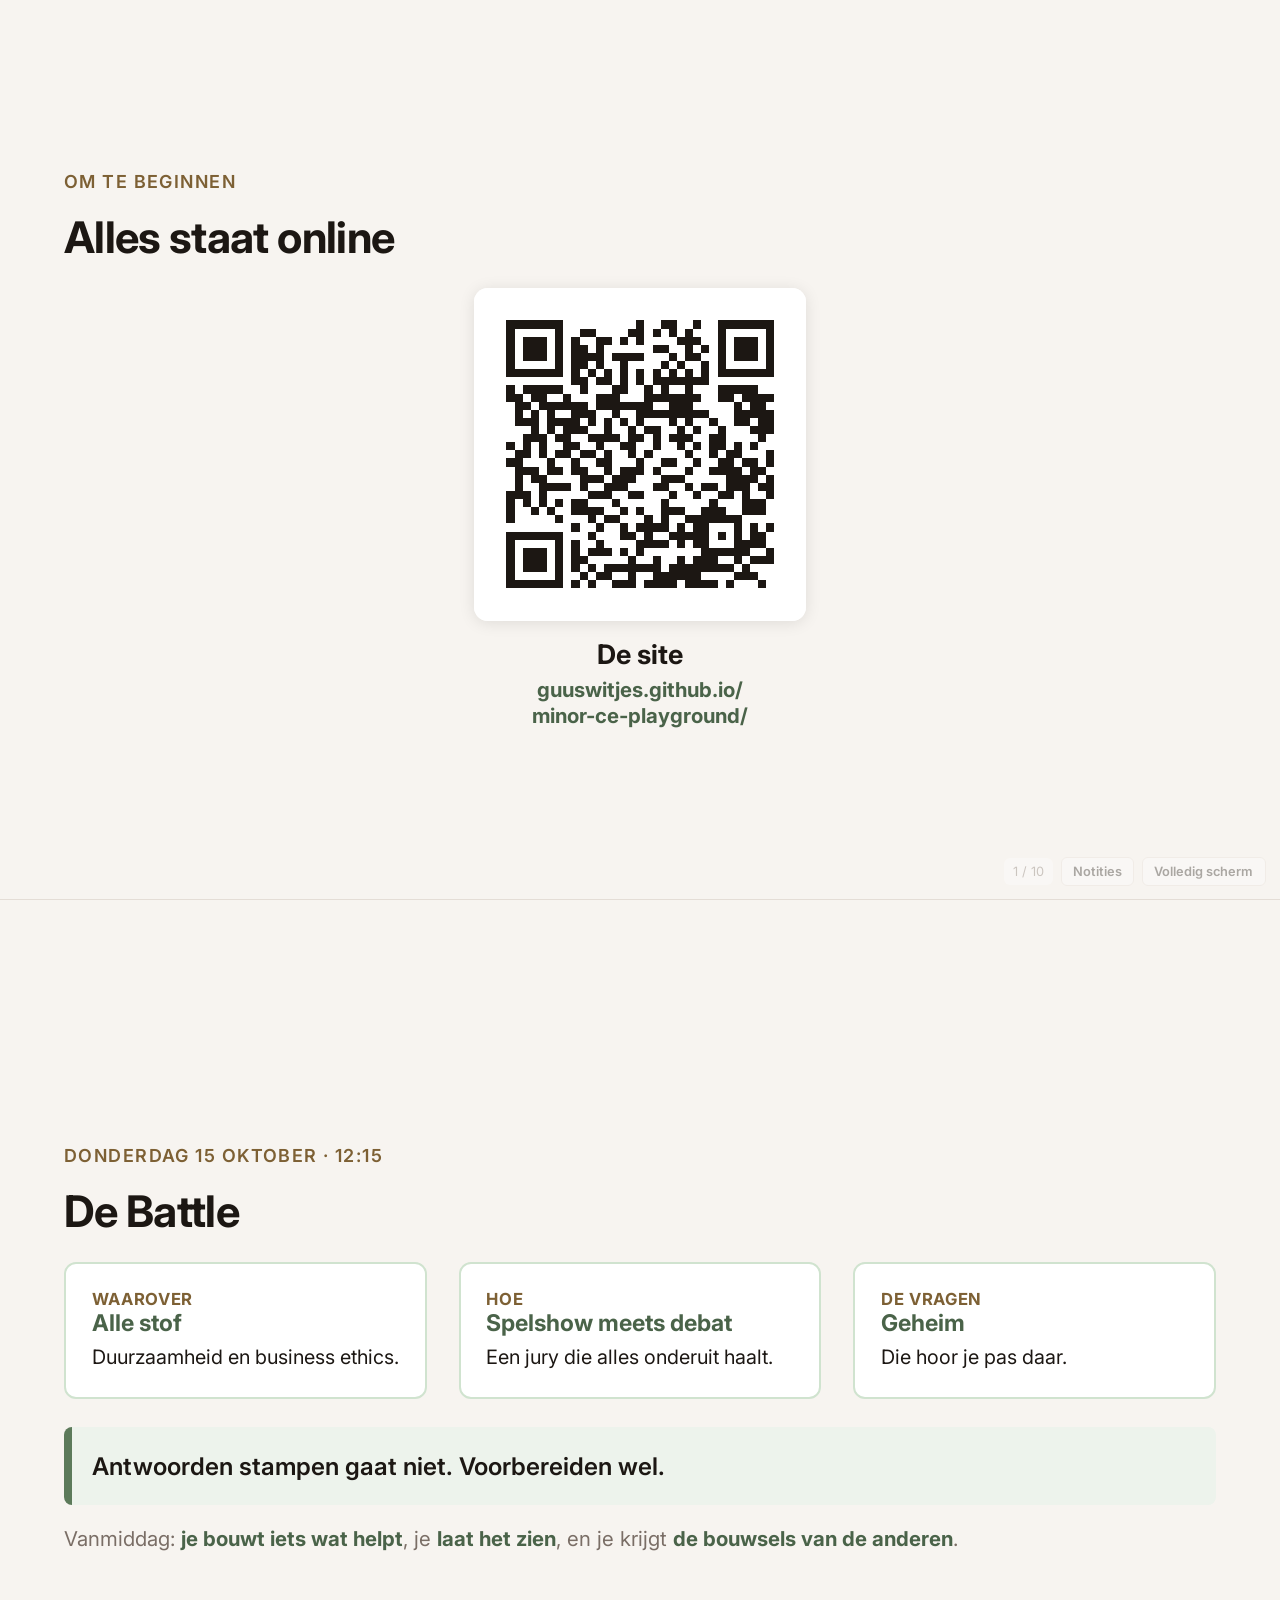
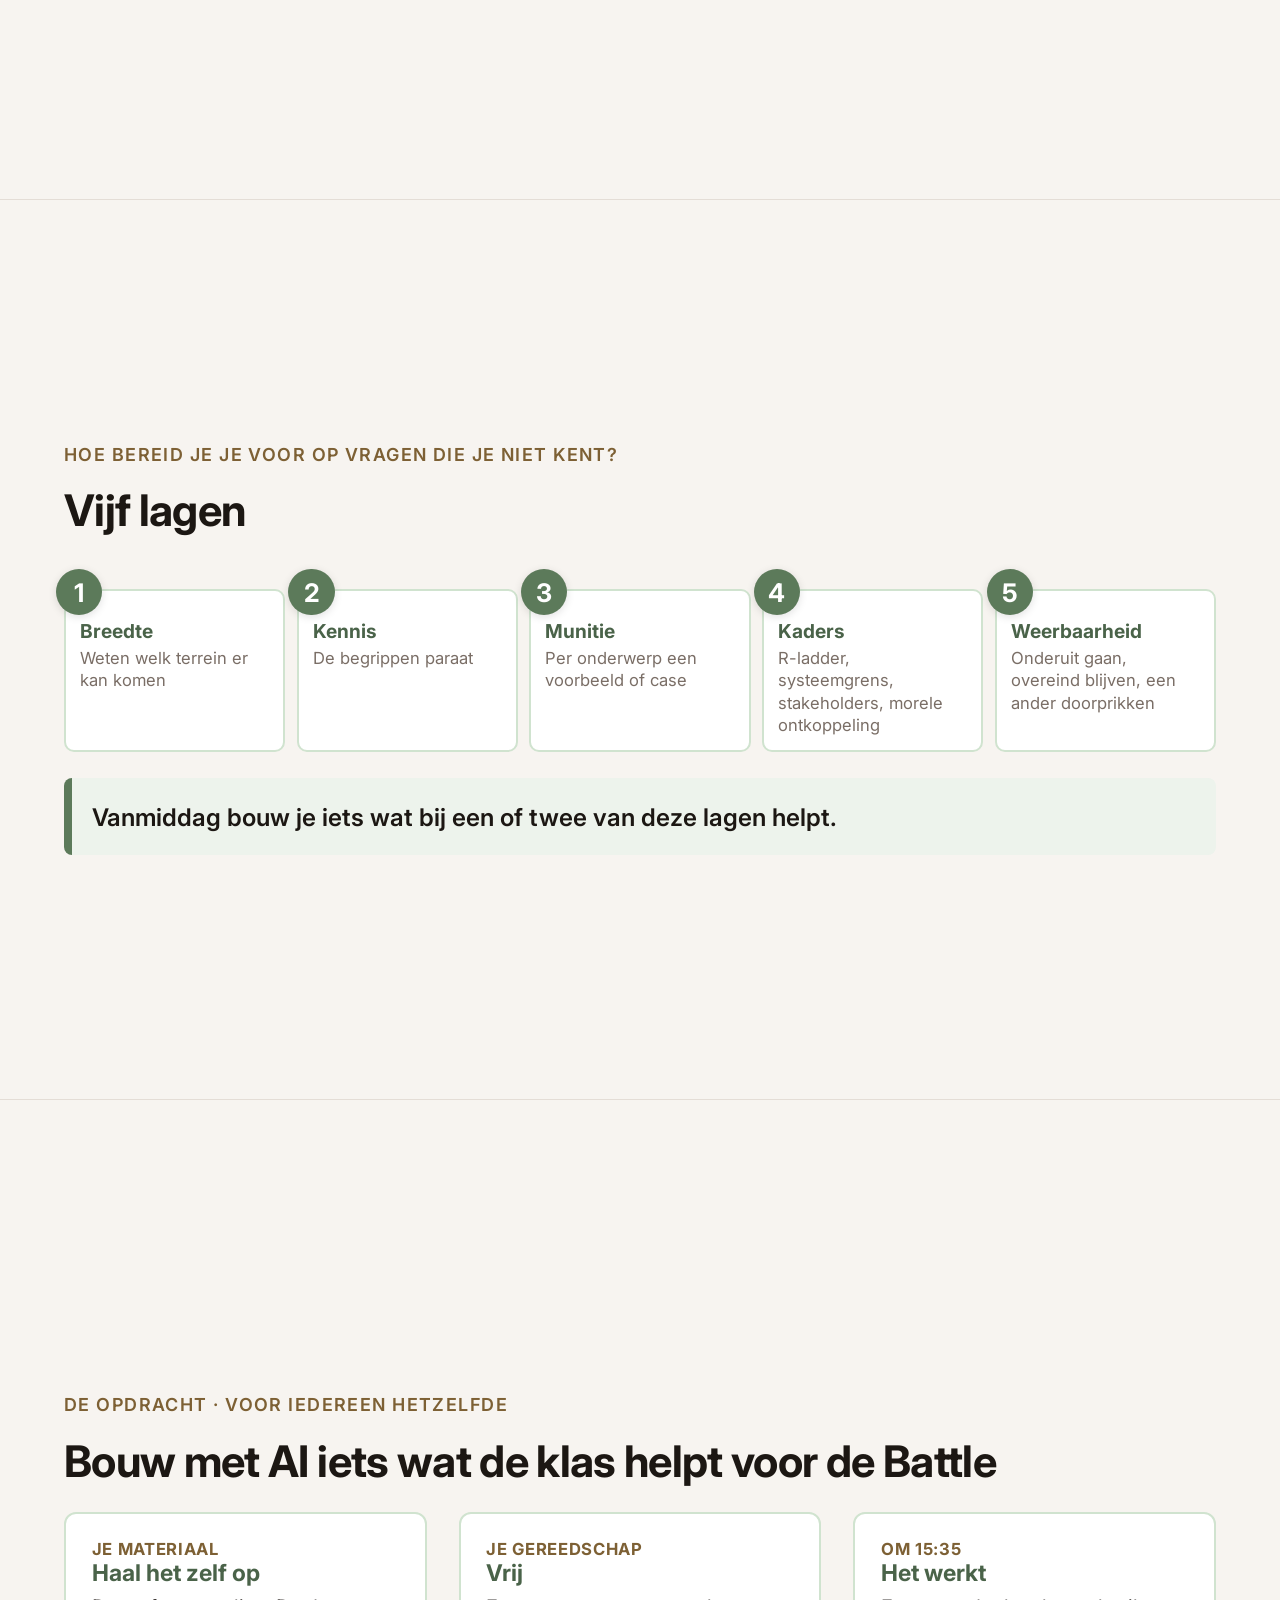
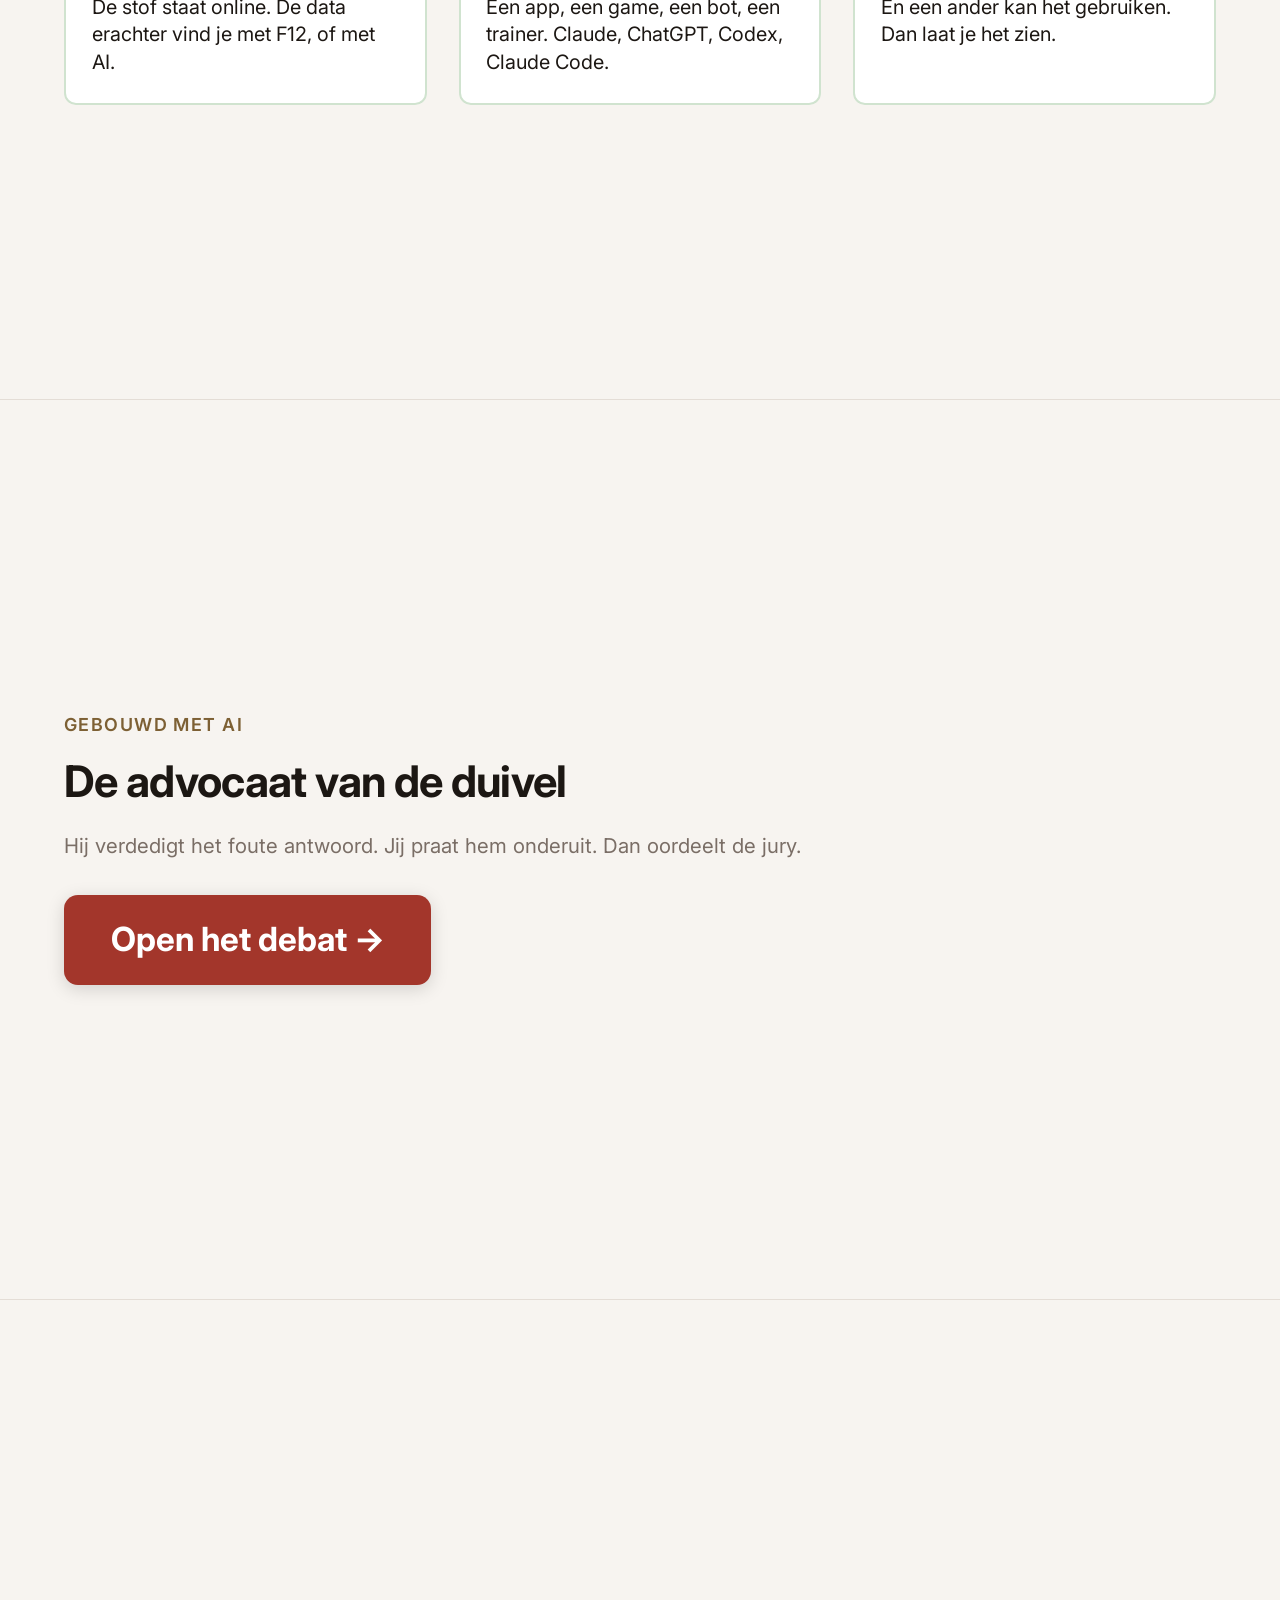
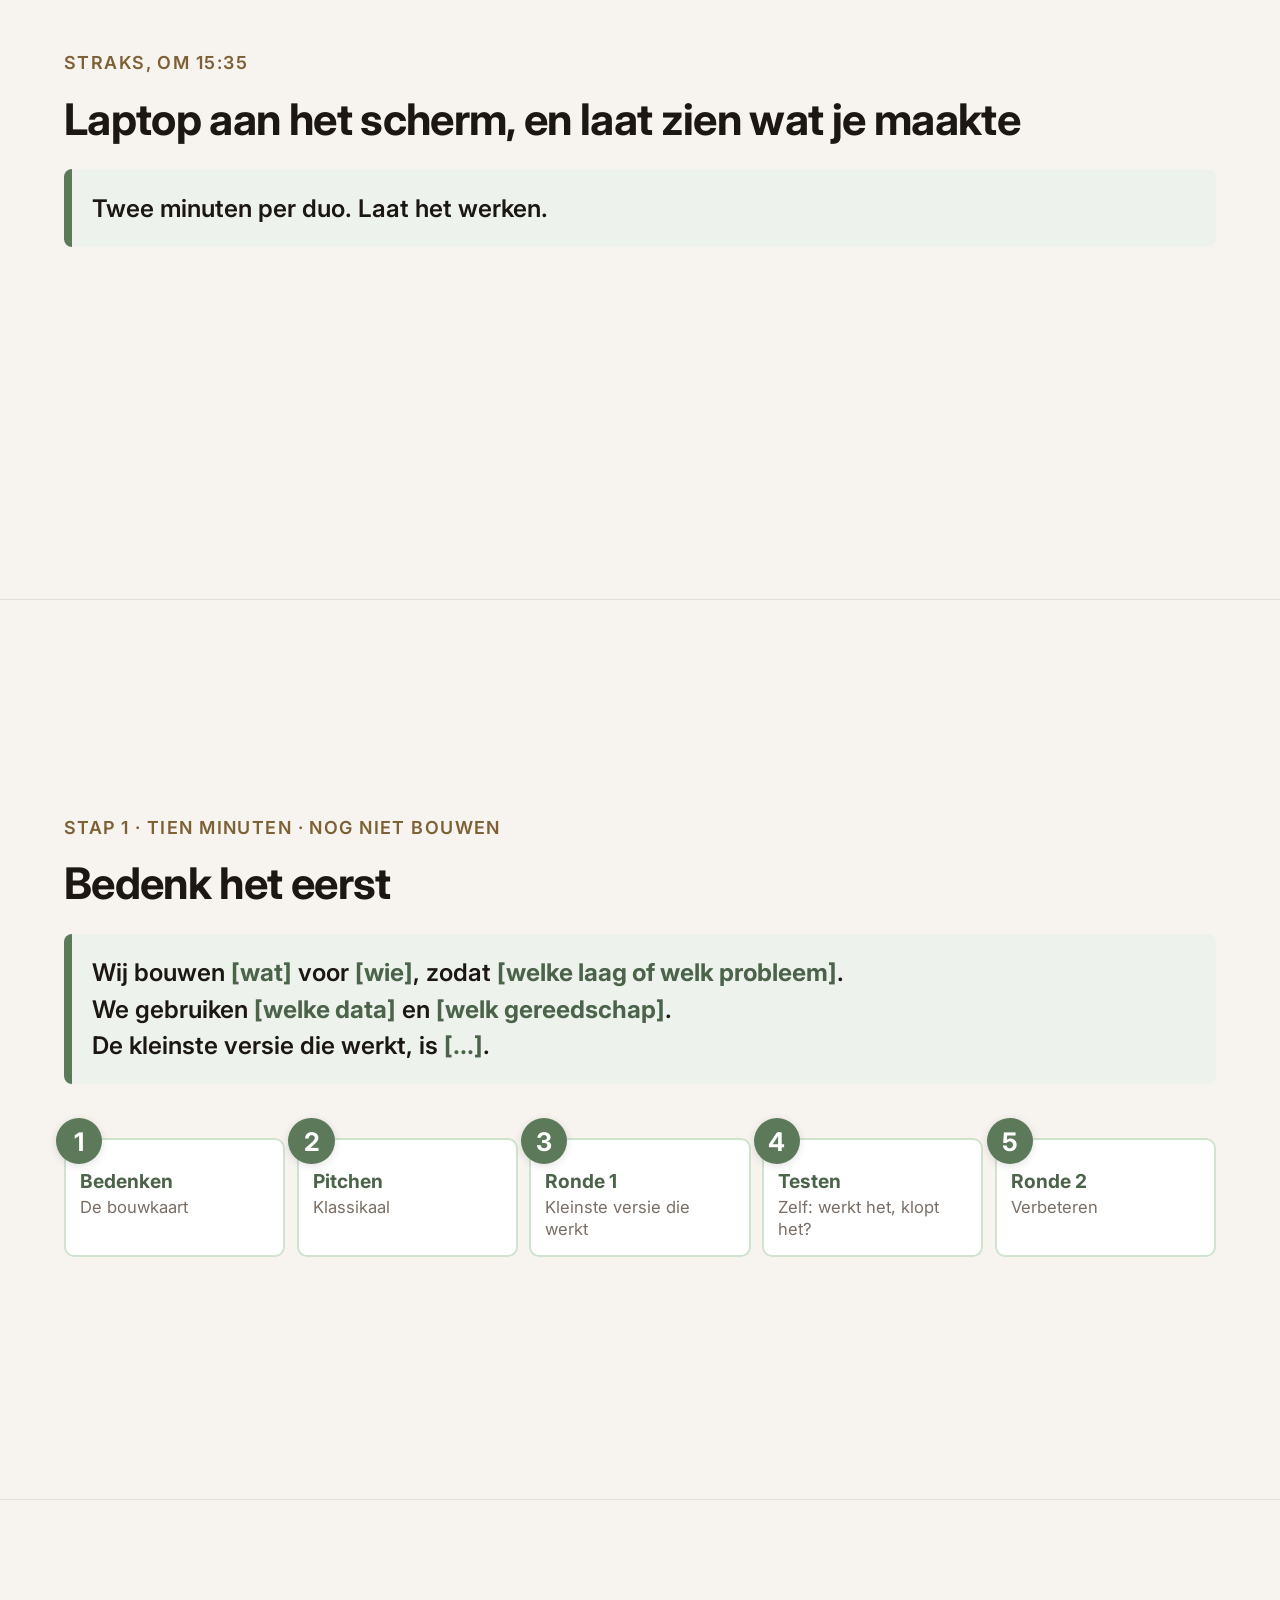
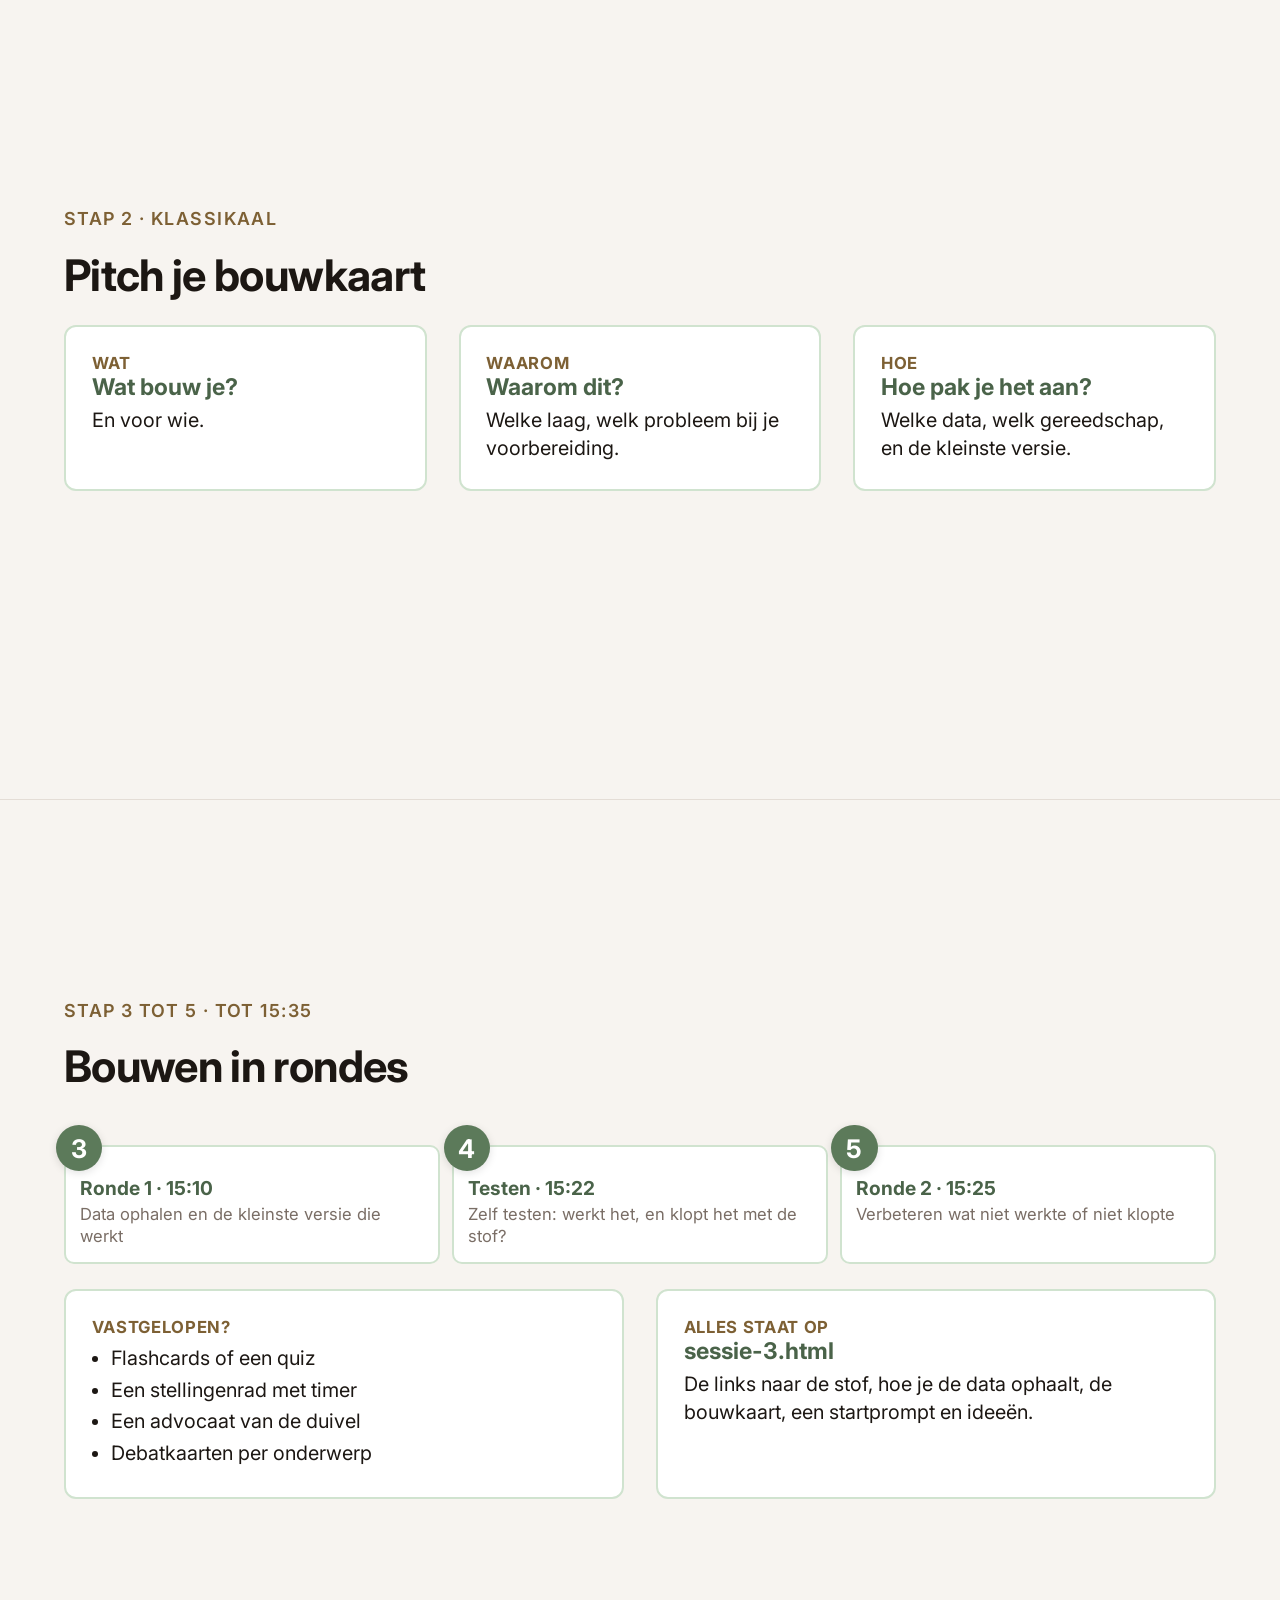
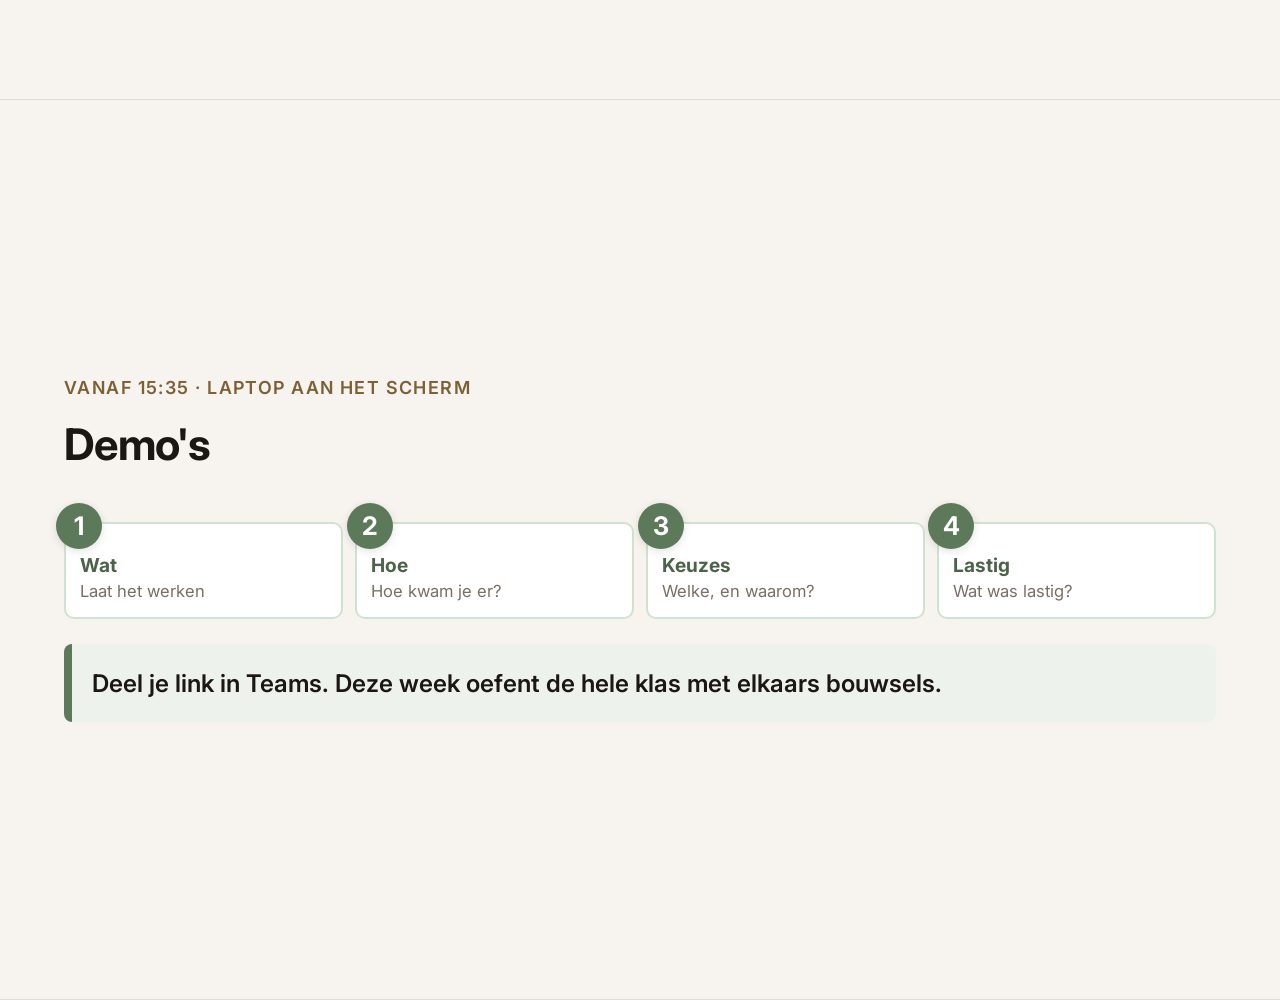
<file: beamer-3.html>
<!DOCTYPE html>
<html lang="nl">
<head>
  <meta charset="UTF-8">
  <meta name="viewport" content="width=device-width, initial-scale=1.0">
  <title>Beamer sessie 3 | AI Playground</title>
  <link rel="preconnect" href="https://fonts.googleapis.com">
  <link rel="preconnect" href="https://fonts.gstatic.com" crossorigin>
  <link rel="stylesheet" href="https://fonts.googleapis.com/css2?family=Inter:wght@400;500;600;700&display=swap">
  <style>
    :root {
      --accent: #5C7A5A;
      --accent-donker: #4A6349;
      --accent-licht: #EDF3EC;
      --accent-medium: #D0E3CF;
      --inkt: #1C1713;
      --bg: #F7F4F0;
      --border: #E4DDD6;
      --text-muted: #7A6E66;
      --warm: #7D6034;
    }
    *, *::before, *::after { box-sizing: border-box; margin: 0; padding: 0; }
    html { scroll-snap-type: y mandatory; scroll-behavior: smooth; }
    body {
      font-family: Inter, system-ui, -apple-system, sans-serif;
      background: var(--bg);
      color: var(--inkt);
      -webkit-font-smoothing: antialiased;
    }
    section {
      position: relative;
      min-height: 100vh;
      scroll-snap-align: start;
      display: flex;
      flex-direction: column;
      justify-content: center;
      padding: clamp(2rem, 5vw, 5rem);
      border-bottom: 1px solid var(--border);
    }
    .tijd {
      font-size: clamp(0.9rem, 1.4vw, 1.3rem);
      font-weight: 600;
      letter-spacing: 0.08em;
      text-transform: uppercase;
      color: var(--warm);
      margin-bottom: clamp(0.8rem, 1.6vw, 1.5rem);
    }
    h2 {
      font-size: clamp(1.5rem, 3.4vw, 3rem);
      font-weight: 700;
      line-height: 1.15;
      letter-spacing: -0.015em;
      margin-bottom: clamp(1rem, 2vw, 1.8rem);
    }
    h3 {
      font-size: clamp(1.05rem, 2vw, 1.8rem);
      font-weight: 700;
      color: var(--accent-donker);
      margin-bottom: 0.4rem;
    }
    p, li { font-size: clamp(1rem, 1.8vw, 1.7rem); line-height: 1.5; }
    strong { color: var(--accent-donker); }
    .sub { font-size: clamp(0.95rem, 1.6vw, 1.5rem); color: var(--text-muted); margin-top: 1.2rem; }

    /* Scherm 1: twee QR-codes naast elkaar */
    .openrij {
      display: flex;
      gap: clamp(2rem, 6vw, 6rem);
      align-items: flex-start;
      flex-wrap: wrap;
      justify-content: center;
    }
    .qr-kolom { display: flex; flex-direction: column; align-items: center; }
    .qr {
      width: clamp(180px, 26vw, 400px);
      background: #fff;
      border-radius: 14px;
      box-shadow: 0 2px 16px rgba(0,0,0,0.10);
    }
    .qr svg { display: block; width: 100%; height: auto; border-radius: 14px; }
    .qr-label {
      font-size: clamp(1.1rem, 2.1vw, 2rem);
      font-weight: 700;
      text-align: center;
      margin-top: 0.8rem;
    }
    .qr-url {
      font-size: clamp(0.9rem, 1.6vw, 1.5rem);
      font-weight: 700;
      color: var(--accent-donker);
      text-align: center;
      line-height: 1.25;
      word-break: break-word;
      margin-top: 0.2rem;
    }

    /* Werkvorm 1: kop met de QR van het bord rechts */
    .kopregel {
      display: flex;
      justify-content: space-between;
      align-items: flex-start;
      gap: 2rem;
      margin-bottom: 0.4rem;
    }
    .kopregel h2 { margin-bottom: 0; }
    .bord-qr { text-align: center; flex: 0 0 auto; }
    .bord-qr .kader {
      width: clamp(120px, min(12vw, 21vh), 240px);
      background: #fff;
      border-radius: 10px;
      padding: clamp(4px, 0.5vw, 9px);
      box-shadow: 0 2px 10px rgba(0,0,0,0.08);
    }
    .bord-qr svg { display: block; width: 100%; height: auto; }
    .bord-qr p {
      font-size: clamp(0.75rem, min(1.1vw, 2vh), 1.2rem);
      color: var(--text-muted);
      margin-top: 0.4rem;
      line-height: 1.3;
    }

    /* De rode draad van de minor */
    .fasen {
      display: flex;
      gap: clamp(0.4rem, 0.9vw, 1rem);
      flex-wrap: wrap;
      margin-bottom: clamp(1rem, 2vw, 2rem);
    }
    .fase {
      flex: 1 1 150px;
      background: #fff;
      border: 2px solid var(--accent-medium);
      border-radius: 10px;
      padding: clamp(0.7rem, 1.2vw, 1.2rem);
      display: flex;
      flex-direction: column;
      gap: 0.3em;
    }
    .fase .wanneer {
      font-size: clamp(0.8rem, 1.3vw, 1.2rem);
      font-weight: 700;
      color: var(--warm);
    }
    .fase .naam {
      font-size: clamp(1.1rem, 2.1vw, 1.9rem);
      font-weight: 700;
      color: var(--accent-donker);
      line-height: 1.1;
    }
    .fase .wat {
      font-size: clamp(0.85rem, 1.4vw, 1.3rem);
      color: var(--text-muted);
      line-height: 1.35;
    }
    .fase.nu {
      background: var(--accent-licht);
      border-color: var(--accent);
      border-width: 3px;
    }
    .fase.nu .wanneer { color: var(--accent-donker); }

    /* De twee opdrachtblokken van werkvorm 1, naast elkaar */
    .opdrachten {
      display: flex;
      gap: clamp(1rem, 2.5vw, 2.5rem);
      flex-wrap: wrap;
      align-items: stretch;
    }
    .opdracht {
      flex: 1 1 340px;
      background: #fff;
      border: 2px solid var(--accent-medium);
      border-radius: 12px;
      padding: clamp(1rem, 2vw, 2rem);
    }
    .opdracht .duur {
      font-size: clamp(0.8rem, 1.3vw, 1.2rem);
      font-weight: 700;
      color: var(--warm);
      letter-spacing: 0.04em;
      text-transform: uppercase;
    }
    .opdracht p, .opdracht li { font-size: clamp(0.95rem, min(1.55vw, 2.75vh), 1.5rem); line-height: 1.4; }
    .opdracht .sub { font-size: clamp(0.85rem, min(1.3vw, 2.3vh), 1.3rem); margin-top: 0.8rem; }
    .opdracht h3 { font-size: clamp(1.05rem, min(1.8vw, 3.2vh), 1.7rem); }
    .opdracht ul { margin: 0.5rem 0 0 1.2em; }
    .opdracht li { margin-bottom: 0.2em; }

    /* De keten, getekend */
    .keten {
      display: flex;
      align-items: stretch;
      gap: clamp(0.4rem, 0.9vw, 1rem);
      flex-wrap: wrap;
      margin-bottom: clamp(1rem, 2vw, 2rem);
    }
    .stap {
      flex: 1 1 140px;
      background: #fff;
      border: 2px solid var(--accent-medium);
      border-radius: 10px;
      padding: clamp(0.6rem, 1.1vw, 1.1rem);
      display: flex;
      flex-direction: column;
      gap: 0.25em;
    }
    .stap .klok {
      font-size: clamp(0.85rem, 1.5vw, 1.4rem);
      font-weight: 700;
      color: var(--warm);
    }
    .stap { flex: 1 1 0; min-width: 0; position: relative; padding-top: clamp(1.4rem, 2.4vw, 2.4rem); }
    .stap .badge {
      position: absolute;
      top: calc(-1 * clamp(1rem, 1.7vw, 1.7rem));
      left: calc(-1 * clamp(0.5rem, 0.8vw, 0.8rem));
      width: clamp(2.2rem, 3.6vw, 3.6rem);
      height: clamp(2.2rem, 3.6vw, 3.6rem);
      border-radius: 50%;
      background: var(--accent);
      color: #fff;
      font-size: clamp(1.1rem, 2vw, 2rem);
      font-weight: 700;
      display: flex;
      align-items: center;
      justify-content: center;
      box-shadow: 0 2px 8px rgba(0,0,0,0.12);
    }
    .keten { margin-top: clamp(1.2rem, 2.2vw, 2.2rem); }
    .stap .nr {
      font-size: clamp(0.95rem, 1.5vw, 1.6rem);
      font-weight: 700;
      color: var(--accent-donker);
      line-height: 1.1;
    }
    .stap .wat {
      font-size: clamp(0.78rem, 1.3vw, 1.2rem);
      color: var(--text-muted);
      line-height: 1.35;
    }
    .check {
      align-self: center;
      font-size: clamp(0.68rem, 1.1vw, 1rem);
      font-weight: 700;
      text-transform: uppercase;
      letter-spacing: 0.06em;
      color: var(--accent);
    }
    .sporenrij {
      display: flex;
      align-items: stretch;
      gap: clamp(0.5rem, 1vw, 1rem);
      margin-top: clamp(0.8rem, 1.6vw, 1.5rem);
    }
    .spoor-blok {
      flex: 1 1 0;
      border: 2px dashed var(--accent-medium);
      border-radius: 10px;
      padding: clamp(0.5rem, 1vw, 1rem) clamp(0.7rem, 1.3vw, 1.3rem);
      display: flex;
      flex-direction: column;
      gap: 0.15em;
    }
    .spoor-blok:first-child { border-style: solid; border-color: var(--accent); background: #fff; }
    .volgorde {
      font-size: clamp(0.72rem, 1.1vw, 1.05rem);
      font-weight: 700;
      text-transform: uppercase;
      letter-spacing: 0.06em;
      color: var(--warm);
    }
    .spoor-naam { font-size: clamp(0.95rem, 1.7vw, 1.6rem); font-weight: 700; color: var(--accent-donker); }
    .spoor-uit { font-size: clamp(0.8rem, 1.3vw, 1.25rem); color: var(--text-muted); }
    .pijl { align-self: center; font-size: clamp(1.2rem, 2.2vw, 2.2rem); color: var(--accent); font-weight: 700; }
    .drievragen {
      background: var(--accent-licht);
      border-left: clamp(5px, 0.7vw, 10px) solid var(--accent);
      border-radius: 8px;
      padding: clamp(0.9rem, 1.6vw, 1.6rem);
    }
    .drievragen p { font-size: clamp(1rem, 1.9vw, 1.8rem); font-weight: 600; margin: 0; }


    /* Sessie 3: de stelling groot */
    .stelling {
      font-size: clamp(1.8rem, min(4.4vw, 7.5vh), 4.2rem);
      font-weight: 700;
      line-height: 1.15;
      letter-spacing: -0.015em;
      color: var(--inkt);
      border-left: clamp(6px, 0.8vw, 12px) solid var(--accent);
      padding-left: clamp(1rem, 2vw, 2rem);
      margin-bottom: clamp(1.2rem, 2.4vw, 2.4rem);
    }
    .stelling::before { content: "\201C"; }
    .stelling::after { content: "\201D"; }

    .balk {
      position: fixed; right: 0.9rem; bottom: 0.9rem;
      display: flex; align-items: center; gap: 0.5rem;
      font-size: 0.8rem; z-index: 10;
      opacity: 0.35; transition: opacity 0.2s;
    }
    .balk:hover { opacity: 1; }
    .balk button {
      font: inherit; font-weight: 600;
      color: var(--inkt); background: rgba(255,255,255,0.92);
      border: 1px solid var(--border); border-radius: 6px;
      padding: 0.35rem 0.7rem; cursor: pointer;
    }
    .balk button:hover { background: #fff; border-color: var(--accent); }
    .teller { color: var(--text-muted); background: rgba(255,255,255,0.92); padding: 0.35rem 0.55rem; border-radius: 6px; }
    .startknop {
      display: inline-block;
      background: #A3362B; color: #fff; text-decoration: none;
      font-size: clamp(1.2rem, 2.6vw, 2.4rem); font-weight: 700;
      padding: 0.6em 1.4em; border-radius: 14px;
      box-shadow: 0 4px 18px rgba(0,0,0,0.15);
    }
    .startknop:hover { background: #862c23; }
    @media print { .balk { display: none; } section { min-height: auto; page-break-after: always; } }
  </style>
</head>
<body>

  <section data-notes="TOT 14:33&#10;&#10;- Geen introductie van jezelf&#10;- Open de site, een laptop per duo&#10;- Geen bord vandaag">
    <div class="tijd">Om te beginnen</div>
    <h2>Alles staat online</h2>
    <div class="openrij">
      <div class="qr-kolom">
        <div class="qr"><svg viewBox="0 0 41 41" xmlns="http://www.w3.org/2000/svg" shape-rendering="crispEdges" role="img" aria-label="QR-code naar guuswitjes.github.io/minor-ce-playground/"><rect width="41" height="41" fill="#ffffff"/><path d="M4 4h1v1h-1zM5 4h1v1h-1zM6 4h1v1h-1zM7 4h1v1h-1zM8 4h1v1h-1zM9 4h1v1h-1zM10 4h1v1h-1zM20 4h1v1h-1zM23 4h1v1h-1zM24 4h1v1h-1zM27 4h1v1h-1zM30 4h1v1h-1zM31 4h1v1h-1zM32 4h1v1h-1zM33 4h1v1h-1zM34 4h1v1h-1zM35 4h1v1h-1zM36 4h1v1h-1zM4 5h1v1h-1zM10 5h1v1h-1zM13 5h1v1h-1zM14 5h1v1h-1zM19 5h1v1h-1zM20 5h1v1h-1zM22 5h1v1h-1zM24 5h1v1h-1zM26 5h1v1h-1zM30 5h1v1h-1zM36 5h1v1h-1zM4 6h1v1h-1zM6 6h1v1h-1zM7 6h1v1h-1zM8 6h1v1h-1zM10 6h1v1h-1zM12 6h1v1h-1zM15 6h1v1h-1zM16 6h1v1h-1zM18 6h1v1h-1zM20 6h1v1h-1zM25 6h1v1h-1zM26 6h1v1h-1zM27 6h1v1h-1zM30 6h1v1h-1zM32 6h1v1h-1zM33 6h1v1h-1zM34 6h1v1h-1zM36 6h1v1h-1zM4 7h1v1h-1zM6 7h1v1h-1zM7 7h1v1h-1zM8 7h1v1h-1zM10 7h1v1h-1zM12 7h1v1h-1zM13 7h1v1h-1zM15 7h1v1h-1zM22 7h1v1h-1zM23 7h1v1h-1zM26 7h1v1h-1zM28 7h1v1h-1zM30 7h1v1h-1zM32 7h1v1h-1zM33 7h1v1h-1zM34 7h1v1h-1zM36 7h1v1h-1zM4 8h1v1h-1zM6 8h1v1h-1zM7 8h1v1h-1zM8 8h1v1h-1zM10 8h1v1h-1zM12 8h1v1h-1zM13 8h1v1h-1zM14 8h1v1h-1zM15 8h1v1h-1zM17 8h1v1h-1zM18 8h1v1h-1zM19 8h1v1h-1zM20 8h1v1h-1zM24 8h1v1h-1zM26 8h1v1h-1zM27 8h1v1h-1zM30 8h1v1h-1zM32 8h1v1h-1zM33 8h1v1h-1zM34 8h1v1h-1zM36 8h1v1h-1zM4 9h1v1h-1zM10 9h1v1h-1zM12 9h1v1h-1zM13 9h1v1h-1zM15 9h1v1h-1zM18 9h1v1h-1zM23 9h1v1h-1zM25 9h1v1h-1zM28 9h1v1h-1zM30 9h1v1h-1zM36 9h1v1h-1zM4 10h1v1h-1zM5 10h1v1h-1zM6 10h1v1h-1zM7 10h1v1h-1zM8 10h1v1h-1zM9 10h1v1h-1zM10 10h1v1h-1zM12 10h1v1h-1zM14 10h1v1h-1zM16 10h1v1h-1zM18 10h1v1h-1zM20 10h1v1h-1zM22 10h1v1h-1zM24 10h1v1h-1zM26 10h1v1h-1zM28 10h1v1h-1zM30 10h1v1h-1zM31 10h1v1h-1zM32 10h1v1h-1zM33 10h1v1h-1zM34 10h1v1h-1zM35 10h1v1h-1zM36 10h1v1h-1zM12 11h1v1h-1zM13 11h1v1h-1zM15 11h1v1h-1zM16 11h1v1h-1zM18 11h1v1h-1zM20 11h1v1h-1zM22 11h1v1h-1zM23 11h1v1h-1zM24 11h1v1h-1zM25 11h1v1h-1zM26 11h1v1h-1zM27 11h1v1h-1zM28 11h1v1h-1zM4 12h1v1h-1zM6 12h1v1h-1zM7 12h1v1h-1zM8 12h1v1h-1zM9 12h1v1h-1zM10 12h1v1h-1zM13 12h1v1h-1zM17 12h1v1h-1zM18 12h1v1h-1zM21 12h1v1h-1zM23 12h1v1h-1zM26 12h1v1h-1zM30 12h1v1h-1zM31 12h1v1h-1zM32 12h1v1h-1zM33 12h1v1h-1zM34 12h1v1h-1zM4 13h1v1h-1zM5 13h1v1h-1zM7 13h1v1h-1zM8 13h1v1h-1zM11 13h1v1h-1zM15 13h1v1h-1zM16 13h1v1h-1zM17 13h1v1h-1zM21 13h1v1h-1zM22 13h1v1h-1zM23 13h1v1h-1zM24 13h1v1h-1zM25 13h1v1h-1zM26 13h1v1h-1zM27 13h1v1h-1zM30 13h1v1h-1zM31 13h1v1h-1zM33 13h1v1h-1zM34 13h1v1h-1zM35 13h1v1h-1zM36 13h1v1h-1zM5 14h1v1h-1zM6 14h1v1h-1zM8 14h1v1h-1zM9 14h1v1h-1zM10 14h1v1h-1zM11 14h1v1h-1zM12 14h1v1h-1zM13 14h1v1h-1zM15 14h1v1h-1zM16 14h1v1h-1zM17 14h1v1h-1zM18 14h1v1h-1zM19 14h1v1h-1zM20 14h1v1h-1zM21 14h1v1h-1zM24 14h1v1h-1zM25 14h1v1h-1zM26 14h1v1h-1zM32 14h1v1h-1zM34 14h1v1h-1zM35 14h1v1h-1zM5 15h1v1h-1zM7 15h1v1h-1zM9 15h1v1h-1zM12 15h1v1h-1zM13 15h1v1h-1zM14 15h1v1h-1zM17 15h1v1h-1zM20 15h1v1h-1zM21 15h1v1h-1zM22 15h1v1h-1zM23 15h1v1h-1zM24 15h1v1h-1zM25 15h1v1h-1zM26 15h1v1h-1zM27 15h1v1h-1zM28 15h1v1h-1zM32 15h1v1h-1zM33 15h1v1h-1zM34 15h1v1h-1zM35 15h1v1h-1zM36 15h1v1h-1zM5 16h1v1h-1zM6 16h1v1h-1zM7 16h1v1h-1zM9 16h1v1h-1zM10 16h1v1h-1zM11 16h1v1h-1zM12 16h1v1h-1zM14 16h1v1h-1zM16 16h1v1h-1zM18 16h1v1h-1zM20 16h1v1h-1zM24 16h1v1h-1zM26 16h1v1h-1zM29 16h1v1h-1zM32 16h1v1h-1zM33 16h1v1h-1zM35 16h1v1h-1zM36 16h1v1h-1zM7 17h1v1h-1zM9 17h1v1h-1zM11 17h1v1h-1zM12 17h1v1h-1zM13 17h1v1h-1zM16 17h1v1h-1zM19 17h1v1h-1zM21 17h1v1h-1zM22 17h1v1h-1zM25 17h1v1h-1zM27 17h1v1h-1zM30 17h1v1h-1zM34 17h1v1h-1zM35 17h1v1h-1zM36 17h1v1h-1zM6 18h1v1h-1zM7 18h1v1h-1zM8 18h1v1h-1zM10 18h1v1h-1zM11 18h1v1h-1zM14 18h1v1h-1zM15 18h1v1h-1zM16 18h1v1h-1zM17 18h1v1h-1zM19 18h1v1h-1zM20 18h1v1h-1zM22 18h1v1h-1zM24 18h1v1h-1zM25 18h1v1h-1zM26 18h1v1h-1zM29 18h1v1h-1zM30 18h1v1h-1zM35 18h1v1h-1zM4 19h1v1h-1zM6 19h1v1h-1zM8 19h1v1h-1zM11 19h1v1h-1zM12 19h1v1h-1zM15 19h1v1h-1zM18 19h1v1h-1zM19 19h1v1h-1zM22 19h1v1h-1zM25 19h1v1h-1zM27 19h1v1h-1zM29 19h1v1h-1zM30 19h1v1h-1zM32 19h1v1h-1zM34 19h1v1h-1zM5 20h1v1h-1zM6 20h1v1h-1zM8 20h1v1h-1zM10 20h1v1h-1zM11 20h1v1h-1zM13 20h1v1h-1zM14 20h1v1h-1zM16 20h1v1h-1zM19 20h1v1h-1zM21 20h1v1h-1zM26 20h1v1h-1zM29 20h1v1h-1zM31 20h1v1h-1zM32 20h1v1h-1zM36 20h1v1h-1zM4 21h1v1h-1zM5 21h1v1h-1zM9 21h1v1h-1zM12 21h1v1h-1zM15 21h1v1h-1zM16 21h1v1h-1zM20 21h1v1h-1zM23 21h1v1h-1zM24 21h1v1h-1zM27 21h1v1h-1zM30 21h1v1h-1zM31 21h1v1h-1zM33 21h1v1h-1zM34 21h1v1h-1zM36 21h1v1h-1zM5 22h1v1h-1zM6 22h1v1h-1zM7 22h1v1h-1zM9 22h1v1h-1zM10 22h1v1h-1zM12 22h1v1h-1zM13 22h1v1h-1zM16 22h1v1h-1zM18 22h1v1h-1zM19 22h1v1h-1zM20 22h1v1h-1zM22 22h1v1h-1zM26 22h1v1h-1zM29 22h1v1h-1zM30 22h1v1h-1zM31 22h1v1h-1zM32 22h1v1h-1zM34 22h1v1h-1zM35 22h1v1h-1zM5 23h1v1h-1zM7 23h1v1h-1zM8 23h1v1h-1zM13 23h1v1h-1zM14 23h1v1h-1zM15 23h1v1h-1zM17 23h1v1h-1zM18 23h1v1h-1zM19 23h1v1h-1zM23 23h1v1h-1zM24 23h1v1h-1zM25 23h1v1h-1zM31 23h1v1h-1zM32 23h1v1h-1zM33 23h1v1h-1zM34 23h1v1h-1zM36 23h1v1h-1zM5 24h1v1h-1zM8 24h1v1h-1zM9 24h1v1h-1zM10 24h1v1h-1zM11 24h1v1h-1zM13 24h1v1h-1zM16 24h1v1h-1zM17 24h1v1h-1zM18 24h1v1h-1zM22 24h1v1h-1zM23 24h1v1h-1zM26 24h1v1h-1zM28 24h1v1h-1zM29 24h1v1h-1zM31 24h1v1h-1zM32 24h1v1h-1zM33 24h1v1h-1zM35 24h1v1h-1zM36 24h1v1h-1zM4 25h1v1h-1zM5 25h1v1h-1zM6 25h1v1h-1zM8 25h1v1h-1zM14 25h1v1h-1zM15 25h1v1h-1zM16 25h1v1h-1zM19 25h1v1h-1zM20 25h1v1h-1zM24 25h1v1h-1zM27 25h1v1h-1zM30 25h1v1h-1zM31 25h1v1h-1zM33 25h1v1h-1zM36 25h1v1h-1zM4 26h1v1h-1zM6 26h1v1h-1zM8 26h1v1h-1zM10 26h1v1h-1zM12 26h1v1h-1zM13 26h1v1h-1zM17 26h1v1h-1zM23 26h1v1h-1zM29 26h1v1h-1zM33 26h1v1h-1zM34 26h1v1h-1zM35 26h1v1h-1zM4 27h1v1h-1zM7 27h1v1h-1zM9 27h1v1h-1zM12 27h1v1h-1zM13 27h1v1h-1zM14 27h1v1h-1zM15 27h1v1h-1zM18 27h1v1h-1zM20 27h1v1h-1zM23 27h1v1h-1zM24 27h1v1h-1zM25 27h1v1h-1zM28 27h1v1h-1zM29 27h1v1h-1zM30 27h1v1h-1zM33 27h1v1h-1zM34 27h1v1h-1zM35 27h1v1h-1zM4 28h1v1h-1zM10 28h1v1h-1zM14 28h1v1h-1zM16 28h1v1h-1zM17 28h1v1h-1zM21 28h1v1h-1zM23 28h1v1h-1zM26 28h1v1h-1zM27 28h1v1h-1zM28 28h1v1h-1zM29 28h1v1h-1zM30 28h1v1h-1zM31 28h1v1h-1zM32 28h1v1h-1zM12 29h1v1h-1zM15 29h1v1h-1zM18 29h1v1h-1zM20 29h1v1h-1zM21 29h1v1h-1zM22 29h1v1h-1zM23 29h1v1h-1zM25 29h1v1h-1zM27 29h1v1h-1zM28 29h1v1h-1zM32 29h1v1h-1zM34 29h1v1h-1zM36 29h1v1h-1zM4 30h1v1h-1zM5 30h1v1h-1zM6 30h1v1h-1zM7 30h1v1h-1zM8 30h1v1h-1zM9 30h1v1h-1zM10 30h1v1h-1zM14 30h1v1h-1zM18 30h1v1h-1zM19 30h1v1h-1zM21 30h1v1h-1zM24 30h1v1h-1zM25 30h1v1h-1zM26 30h1v1h-1zM27 30h1v1h-1zM28 30h1v1h-1zM30 30h1v1h-1zM32 30h1v1h-1zM34 30h1v1h-1zM35 30h1v1h-1zM4 31h1v1h-1zM10 31h1v1h-1zM12 31h1v1h-1zM15 31h1v1h-1zM20 31h1v1h-1zM21 31h1v1h-1zM22 31h1v1h-1zM23 31h1v1h-1zM25 31h1v1h-1zM27 31h1v1h-1zM28 31h1v1h-1zM32 31h1v1h-1zM33 31h1v1h-1zM34 31h1v1h-1zM35 31h1v1h-1zM4 32h1v1h-1zM6 32h1v1h-1zM7 32h1v1h-1zM8 32h1v1h-1zM10 32h1v1h-1zM12 32h1v1h-1zM14 32h1v1h-1zM15 32h1v1h-1zM16 32h1v1h-1zM18 32h1v1h-1zM20 32h1v1h-1zM28 32h1v1h-1zM29 32h1v1h-1zM30 32h1v1h-1zM31 32h1v1h-1zM32 32h1v1h-1zM33 32h1v1h-1zM36 32h1v1h-1zM4 33h1v1h-1zM6 33h1v1h-1zM7 33h1v1h-1zM8 33h1v1h-1zM10 33h1v1h-1zM12 33h1v1h-1zM13 33h1v1h-1zM19 33h1v1h-1zM22 33h1v1h-1zM25 33h1v1h-1zM27 33h1v1h-1zM28 33h1v1h-1zM29 33h1v1h-1zM32 33h1v1h-1zM34 33h1v1h-1zM35 33h1v1h-1zM36 33h1v1h-1zM4 34h1v1h-1zM6 34h1v1h-1zM7 34h1v1h-1zM8 34h1v1h-1zM10 34h1v1h-1zM12 34h1v1h-1zM14 34h1v1h-1zM16 34h1v1h-1zM17 34h1v1h-1zM18 34h1v1h-1zM19 34h1v1h-1zM20 34h1v1h-1zM21 34h1v1h-1zM22 34h1v1h-1zM24 34h1v1h-1zM25 34h1v1h-1zM26 34h1v1h-1zM27 34h1v1h-1zM28 34h1v1h-1zM29 34h1v1h-1zM30 34h1v1h-1zM31 34h1v1h-1zM33 34h1v1h-1zM4 35h1v1h-1zM10 35h1v1h-1zM13 35h1v1h-1zM15 35h1v1h-1zM16 35h1v1h-1zM19 35h1v1h-1zM22 35h1v1h-1zM23 35h1v1h-1zM24 35h1v1h-1zM25 35h1v1h-1zM26 35h1v1h-1zM27 35h1v1h-1zM32 35h1v1h-1zM33 35h1v1h-1zM34 35h1v1h-1zM4 36h1v1h-1zM5 36h1v1h-1zM6 36h1v1h-1zM7 36h1v1h-1zM8 36h1v1h-1zM9 36h1v1h-1zM10 36h1v1h-1zM12 36h1v1h-1zM14 36h1v1h-1zM17 36h1v1h-1zM18 36h1v1h-1zM19 36h1v1h-1zM21 36h1v1h-1zM22 36h1v1h-1zM23 36h1v1h-1zM24 36h1v1h-1zM26 36h1v1h-1zM27 36h1v1h-1zM28 36h1v1h-1zM29 36h1v1h-1zM31 36h1v1h-1zM35 36h1v1h-1z" fill="#1C1713"/></svg></div>
        <p class="qr-label">De site</p>
        <p class="qr-url">guuswitjes.github.io/<br>minor-ce-playground/</p>
      </div>
    </div>
  </section>

  <section data-notes="14:33 TOT 14:36&#10;&#10;- Ik vroeg Fabian wat de Battle is&#10;- Stof duurzaamheid + business ethics&#10;- Spelshow meets debat, jury haalt alles onderuit&#10;- Vragen geheim, en dat is de bedoeling&#10;- Criteria weten we niet. Niet doen alsof&#10;&#10;BELOFTE, drie vingers&#10;1. Iets wat werkt, gemaakt met AI&#10;2. Een demo van twee minuten&#10;3. De bouwsels van de anderen&#10;&#10;VOOR JE DOORKLIKT: vraag aan de zaal&#10;Hoe bereid je je voor op vragen die je niet kent?&#10;Laat drie of vier antwoorden komen. Dan klikken.">

    <div class="tijd">Donderdag 15 oktober &middot; 12:15</div>
    <h2>De Battle</h2>
    <div class="opdrachten">
      <div class="opdracht">
        <span class="duur">Waarover</span>
        <h3>Alle stof</h3>
        <p>Duurzaamheid en business ethics.</p>
      </div>
      <div class="opdracht">
        <span class="duur">Hoe</span>
        <h3>Spelshow meets debat</h3>
        <p>Een jury die alles onderuit haalt.</p>
      </div>
      <div class="opdracht">
        <span class="duur">De vragen</span>
        <h3>Geheim</h3>
        <p>Die hoor je pas daar.</p>
      </div>
    </div>
    <div class="drievragen" style="margin-top: clamp(1rem, 2.2vw, 2.2rem);">
      <p>Antwoorden stampen gaat niet. Voorbereiden wel.</p>
    </div>
    <p class="sub">Vanmiddag: <strong>je bouwt iets wat helpt</strong>, je <strong>laat het zien</strong>, en je krijgt <strong>de bouwsels van de anderen</strong>.</p>
  </section>

  <section data-notes="14:36 TOT 14:40&#10;&#10;Eerst hun antwoorden gehoord? Dan dit.&#10;&#10;- Breedte en kennis: weten wat er kan komen, begrippen paraat&#10;- MUNITIE: een debat win je met een voorbeeld, niet met een definitie&#10;- KADERS: wie een kader noemt, laat inzicht zien&#10;- WEERBAARHEID: onderuit gaan en overeind blijven, en het foute antwoord van een ander doorprikken&#10;&#10;Dan: jullie gaan iets bouwen dat bij een van deze lagen helpt">
    <div class="tijd">Hoe bereid je je voor op vragen die je niet kent?</div>
    <h2>Vijf lagen</h2>
    <div class="keten">
      <div class="stap"><span class="badge">1</span><span class="nr">Breedte</span><span class="wat">Weten welk terrein er kan komen</span></div>
      <div class="stap"><span class="badge">2</span><span class="nr">Kennis</span><span class="wat">De begrippen paraat</span></div>
      <div class="stap"><span class="badge">3</span><span class="nr">Munitie</span><span class="wat">Per onderwerp een voorbeeld of case</span></div>
      <div class="stap"><span class="badge">4</span><span class="nr">Kaders</span><span class="wat">R-ladder, systeemgrens, stakeholders, morele ontkoppeling</span></div>
      <div class="stap"><span class="badge">5</span><span class="nr">Weerbaarheid</span><span class="wat">Onderuit gaan, overeind blijven, een ander doorprikken</span></div>
    </div>
    <div class="drievragen">
      <p>Vanmiddag bouw je iets wat bij een of twee van deze lagen helpt.</p>
    </div>
  </section>

  <section data-notes="14:40 TOT 14:43&#10;&#10;- Iedereen dezelfde opdracht&#10;- Gereedschap vrij: artifact, canvas, Codex, Claude Code, custom GPT, project&#10;- Materiaal: ze halen de data zelf uit de e-learnings en de learning game. F12, Network, of AI. Links en hint op sessie-3.html&#10;- Noodplan: de stofbestanden staan op jouw laptop (battle/), delen via Teams als een duo vastloopt&#10;- Om 15:35 werkt het, en kan een ander het gebruiken&#10;- Daarna demo&#x27;s: laptop aan het scherm, twee minuten&#10;&#10;- Liever aan kortcyclisch 2? Eerst bouwen en je demo, daarna mag het">
    <div class="tijd">De opdracht &middot; voor iedereen hetzelfde</div>
    <h2>Bouw met AI iets wat de klas helpt voor de Battle</h2>
    <div class="opdrachten">
      <div class="opdracht">
        <span class="duur">Je materiaal</span>
        <h3>Haal het zelf op</h3>
        <p>De stof staat online. De data erachter vind je met F12, of met AI.</p>
      </div>
      <div class="opdracht">
        <span class="duur">Je gereedschap</span>
        <h3>Vrij</h3>
        <p>Een app, een game, een bot, een trainer. Claude, ChatGPT, Codex, Claude Code.</p>
      </div>
      <div class="opdracht">
        <span class="duur">Om 15:35</span>
        <h3>Het werkt</h3>
        <p>En een ander kan het gebruiken. Dan laat je het zien.</p>
      </div>
    </div>
  </section>

  <section data-notes="14:43 TOT 14:49, DE ADVOCAAT, KORT&#10;&#10;VOORAF: stemserver draait (zwart venster open)&#10;&#10;WAT (klik de knop, opent in een nieuw tabblad)&#10;1. AI tegen AI met een ZWAKKE AI-student: twee rondes. De advocaat pakt hem in, de jury straft af&#10;2. Of zelf: iemand uit de zaal antwoordt via de microfoon&#10;3. Onder de motorkap, kort: twee instructies en een vraag uit Fabians learning game&#10;&#10;HOE: quiz met gimmick, omgegooid naar trainer, toen een echt gesprek met jury. Daarna stem, snelheid, AI-student&#10;KEUZES: inhoud uit de learning game, zodat de jury kan toetsen. Twee rollen, elk een eigen instructie&#10;LASTIG: de stem was vreselijk, het ging traag. Vier versies&#10;&#10;Terug naar dit tabblad, dan de vier vragen: zo vertel je straks over je eigen bouwsel">
    <div class="tijd">Gebouwd met AI</div>
    <h2>De advocaat van de duivel</h2>
    <p class="sub" style="margin-top:0; margin-bottom: clamp(1.4rem, 2.6vw, 2.6rem);">Hij verdedigt het foute antwoord. Jij praat hem onderuit. Dan oordeelt de jury.</p>
    <p><a class="startknop" href="roaster.html" target="_blank" rel="noopener">Open het debat &rarr;</a></p>
  </section>

  <section data-notes="14:49 TOT 14:50&#10;&#10;- Zo presenteren jullie straks&#10;- Laptop aan het scherm, laten zien wat je gemaakt hebt&#10;- Twee minuten per duo">
    <div class="tijd">Straks, om 15:35</div>
    <h2>Laptop aan het scherm, en laat zien wat je maakte</h2>
    <div class="drievragen">
      <p>Twee minuten per duo. Laat het werken.</p>
    </div>
  </section>

  <section data-notes="14:50 TOT 15:00 BEDENKEN&#10;&#10;- Nog niet bouwen. Eerst de bouwkaart&#10;- Welke laag? Voor wie? Wat moet het doen?&#10;- Welke data, en waar halen ze die?&#10;- Wat is de kleinste versie die werkt?&#10;&#10;RONDLOPEN&#10;- Te groot? Wat kun je weglaten?&#10;- Weten ze waar de data vandaan komt?&#10;&#10;14:58 roepen: over twee minuten pitch, wie begint?">
    <div class="tijd">Stap 1 &middot; tien minuten &middot; nog niet bouwen</div>
    <h2>Bedenk het eerst</h2>
    <div class="drievragen" style="margin-bottom: clamp(1rem, 2vw, 1.8rem);">
      <p>Wij bouwen <strong>[wat]</strong> voor <strong>[wie]</strong>, zodat <strong>[welke laag of welk probleem]</strong>.<br>
      We gebruiken <strong>[welke data]</strong> en <strong>[welk gereedschap]</strong>.<br>
      De kleinste versie die werkt, is <strong>[...]</strong>.</p>
    </div>
    <div class="keten">
      <div class="stap"><span class="badge">1</span><span class="nr">Bedenken</span><span class="wat">De bouwkaart</span></div>
      <div class="stap"><span class="badge">2</span><span class="nr">Pitchen</span><span class="wat">Klassikaal</span></div>
      <div class="stap"><span class="badge">3</span><span class="nr">Ronde 1</span><span class="wat">Kleinste versie die werkt</span></div>
      <div class="stap"><span class="badge">4</span><span class="nr">Testen</span><span class="wat">Zelf: werkt het, klopt het?</span></div>
      <div class="stap"><span class="badge">5</span><span class="nr">Ronde 2</span><span class="wat">Verbeteren</span></div>
    </div>
  </section>

  <section data-notes="15:00 TOT 15:10 PITCHEN&#10;&#10;- 45 seconden per duo, vanaf de plek, jij houdt de tijd&#10;- Ze lezen hun bouwkaart voor&#10;&#10;DOORVRAGEN, een vraag per duo&#10;- Waarom deze laag? Wat helpt het jullie voor de Battle?&#10;- Waar komt de data vandaan?&#10;- Wat is de kleinste versie? Kan het nog kleiner?&#10;- Bouwen twee duo&#x27;s hetzelfde? Laat ze kiezen of samenwerken&#10;&#10;Elf duo&#x27;s is ongeveer acht minuten. Loopt het uit: alleen wat en waarom">
    <div class="tijd">Stap 2 &middot; klassikaal</div>
    <h2>Pitch je bouwkaart</h2>
    <div class="opdrachten">
      <div class="opdracht"><span class="duur">Wat</span><h3>Wat bouw je?</h3><p>En voor wie.</p></div>
      <div class="opdracht"><span class="duur">Waarom</span><h3>Waarom dit?</h3><p>Welke laag, welk probleem bij je voorbereiding.</p></div>
      <div class="opdracht"><span class="duur">Hoe</span><h3>Hoe pak je het aan?</h3><p>Welke data, welk gereedschap, en de kleinste versie.</p></div>
    </div>
  </section>

  <section data-notes="15:10 TOT 15:35 BOUWEN IN RONDES&#10;&#10;15:10 RONDE 1: data ophalen, kleinste versie die werkt&#10;- Data: F12, Network, of AI. Hint staat op sessie-3.html&#10;- Noodplan: stofbestanden op jouw laptop (battle/), delen via Teams&#10;- Na tien minuten moet er iets werken. Zo niet: kleiner maken&#10;&#10;15:22 ROEPEN: TESTEN, ZELF&#10;- Doe alsof je een klasgenoot bent die het voor het eerst gebruikt&#10;- Werkt het? Klopt het met de stof? Stel een vraag waarvan je het antwoord weet&#10;- Schrijf op wat niet werkt of niet klopt&#10;&#10;15:25 RONDE 2: verbeteren wat niet werkte of niet klopte&#10;&#10;RONDLOPEN&#10;- Gebruikt het de stof, of verzint het?&#10;- Houden ze hun drie regels bij?&#10;- Online zetten lukt niet? Eigen laptop is genoeg voor de demo&#10;&#10;15:30 roepen: stoppen met bouwen, demo klaarzetten. Volgorde bepalen">
    <div class="tijd">Stap 3 tot 5 &middot; tot 15:35</div>
    <h2>Bouwen in rondes</h2>
    <div class="keten">
      <div class="stap"><span class="badge">3</span><span class="nr">Ronde 1 &middot; 15:10</span><span class="wat">Data ophalen en de kleinste versie die werkt</span></div>
      <div class="stap"><span class="badge">4</span><span class="nr">Testen &middot; 15:22</span><span class="wat">Zelf testen: werkt het, en klopt het met de stof?</span></div>
      <div class="stap"><span class="badge">5</span><span class="nr">Ronde 2 &middot; 15:25</span><span class="wat">Verbeteren wat niet werkte of niet klopte</span></div>
    </div>
    <div class="opdrachten">
      <div class="opdracht">
        <span class="duur">Vastgelopen?</span>
        <ul><li>Flashcards of een quiz</li><li>Een stellingenrad met timer</li><li>Een advocaat van de duivel</li><li>Debatkaarten per onderwerp</li></ul>
      </div>
      <div class="opdracht">
        <span class="duur">Alles staat op</span>
        <h3>sessie-3.html</h3>
        <p>De links naar de stof, hoe je de data ophaalt, de bouwkaart, een startprompt en ideeën.</p>
      </div>
    </div>
  </section>

  <section data-notes="15:35 TOT 16:10 DEMO&#x27;S&#10;&#10;- Twee minuten per duo, jij houdt de tijd&#10;- Elf duo&#x27;s is ongeveer een half uur&#10;- Laptop aan het scherm, of jij opent hun link&#10;- Na elke demo: een vraag uit de zaal, of van jou:&#10;  welke laag helpt dit? zou je het zelf gebruiken?&#10;&#10;Te weinig tijd? Drie vrijwilligers op het scherm, de rest in tweetallen aan elkaar&#10;&#10;16:10 AFSLUITEN&#10;- Link in het Teams-kanaal van de minor&#10;- Deze week oefenen met elkaars bouwsels, elke dag tien minuten&#10;- Na maandag 12 okt: module 6 is er nog niet in&#10;- Verantwoording in hulpmiddel 06&#10;- Volgende playground: week 46">
    <div class="tijd">Vanaf 15:35 &middot; laptop aan het scherm</div>
    <h2>Demo&#39;s</h2>
    <div class="keten">
      <div class="stap"><span class="badge">1</span><span class="nr">Wat</span><span class="wat">Laat het werken</span></div>
      <div class="stap"><span class="badge">2</span><span class="nr">Hoe</span><span class="wat">Hoe kwam je er?</span></div>
      <div class="stap"><span class="badge">3</span><span class="nr">Keuzes</span><span class="wat">Welke, en waarom?</span></div>
      <div class="stap"><span class="badge">4</span><span class="nr">Lastig</span><span class="wat">Wat was lastig?</span></div>
    </div>
    <div class="drievragen">
      <p>Deel je link in Teams. Deze week oefent de hele klas met elkaars bouwsels.</p>
    </div>
  </section>

  <div class="balk">
    <span class="teller" id="teller"></span>
    <button id="knop-notities" type="button">Notities</button>
    <button id="knop-scherm" type="button">Volledig scherm</button>
  </div>

  <script>
    var secties = Array.prototype.slice.call(document.querySelectorAll('section'));
    var notitieVenster = null;

    function titelVan(sec) {
      var k = sec.querySelector('h1, h2');
      return k ? k.textContent.trim() : '';
    }

    function huidige() {
      var beste = 0, klein = Infinity;
      secties.forEach(function (el, i) {
        var d = Math.abs(el.getBoundingClientRect().top);
        if (d < klein) { klein = d; beste = i; }
      });
      return beste;
    }

    function ga(i) {
      if (secties[i]) secties[i].scrollIntoView();
    }

    /* ---------- Volledig scherm ---------- */
    document.getElementById('knop-scherm').addEventListener('click', function () {
      if (document.fullscreenElement) {
        document.exitFullscreen();
      } else if (document.documentElement.requestFullscreen) {
        document.documentElement.requestFullscreen();
      }
    });
    document.addEventListener('fullscreenchange', function () {
      document.getElementById('knop-scherm').textContent =
        document.fullscreenElement ? 'Verlaat volledig scherm' : 'Volledig scherm';
    });

    /* ---------- Notitievenster ---------- */
    var NOTITIE_HTML = [
      '<!DOCTYPE html><html lang="nl"><head><meta charset="utf-8">',
      '<title>Notities</title><style>',
      'body{font:16px/1.55 Inter,system-ui,sans-serif;margin:0;padding:1.6rem;',
      'background:#1C1713;color:#F7F4F0;}',
      '.kop{display:flex;justify-content:space-between;align-items:baseline;',
      'font-size:.78rem;letter-spacing:.08em;text-transform:uppercase;color:#B0A49A;',
      'border-bottom:1px solid #3a332d;padding-bottom:.7rem;margin-bottom:1.2rem;}',
      'h1{font-size:1.5rem;line-height:1.25;margin:0 0 1.1rem;color:#fff;}',
      '#notitie{font-size:1.1rem;line-height:1.6;white-space:pre-wrap;}',
      '.volgende{margin-top:2rem;padding-top:1rem;border-top:1px solid #3a332d;',
      'font-size:.95rem;color:#B0A49A;}',
      '.volgende b{color:#D0E3CF;font-weight:600;}',
      '.leeg{color:#7A6E66;font-style:italic;}',
      '</style></head><body>',
      '<div class="kop"><span id="tel"></span><span id="klok"></span></div>',
      '<h1 id="titel"></h1><div id="notitie"></div>',
      '<div class="volgende">Hierna: <b id="volgende"></b></div>',
      '<script>setInterval(function(){var d=new Date();',
      'document.getElementById("klok").textContent=',
      'String(d.getHours()).padStart(2,"0")+":"+String(d.getMinutes()).padStart(2,"0");},1000);',
      '<\/script></body></html>'
    ].join('');

    document.getElementById('knop-notities').addEventListener('click', function () {
      if (notitieVenster && !notitieVenster.closed) { notitieVenster.focus(); return; }
      notitieVenster = window.open('', 'notities', 'width=620,height=860');
      if (!notitieVenster) {
        alert('Je browser blokkeert het pop-upvenster. Sta pop-ups toe voor deze pagina.');
        return;
      }
      notitieVenster.document.open();
      notitieVenster.document.write(NOTITIE_HTML);
      notitieVenster.document.close();
      setTimeout(schrijfNotitie, 60);
    });

    function schrijfNotitie() {
      var i = huidige();
      document.getElementById('teller').textContent = (i + 1) + ' / ' + secties.length;
      if (!notitieVenster || notitieVenster.closed) return;
      var d = notitieVenster.document;
      if (!d.getElementById('titel')) return;
      d.getElementById('tel').textContent = 'Scherm ' + (i + 1) + ' van ' + secties.length;
      d.getElementById('titel').textContent = titelVan(secties[i]);
      var n = secties[i].getAttribute('data-notes');
      d.getElementById('notitie').innerHTML = n
        ? n.replace(/&/g, '&amp;').replace(/</g, '&lt;')
        : '<span class="leeg">Geen notities bij dit scherm.</span>';
      d.getElementById('volgende').textContent =
        secties[i + 1] ? titelVan(secties[i + 1]) : 'einde';
    }

    /* ---------- Navigatie ---------- */
    document.addEventListener('keydown', function (e) {
      var i = huidige();
      if (e.key === 'ArrowDown' || e.key === 'ArrowRight' || e.key === 'PageDown' || e.key === ' ') {
        e.preventDefault(); ga(i + 1);
      } else if (e.key === 'ArrowUp' || e.key === 'ArrowLeft' || e.key === 'PageUp') {
        e.preventDefault(); ga(i - 1);
      } else if (e.key === 'Home') {
        e.preventDefault(); ga(0);
      } else if (e.key === 'End') {
        e.preventDefault(); ga(secties.length - 1);
      }
    });

    /* Doorklikken met de muis of een presenter. */
    document.addEventListener('click', function (e) {
      if (e.target.closest('.balk') || e.target.closest('a')) return;
      ga(huidige() + 1);
    });

    var bezig = false;
    window.addEventListener('scroll', function () {
      if (bezig) return;
      bezig = true;
      requestAnimationFrame(function () { bezig = false; schrijfNotitie(); });
    });
    window.addEventListener('unload', function () {
      if (notitieVenster && !notitieVenster.closed) notitieVenster.close();
    });

    schrijfNotitie();
  </script>
</body>
</html>
</file>
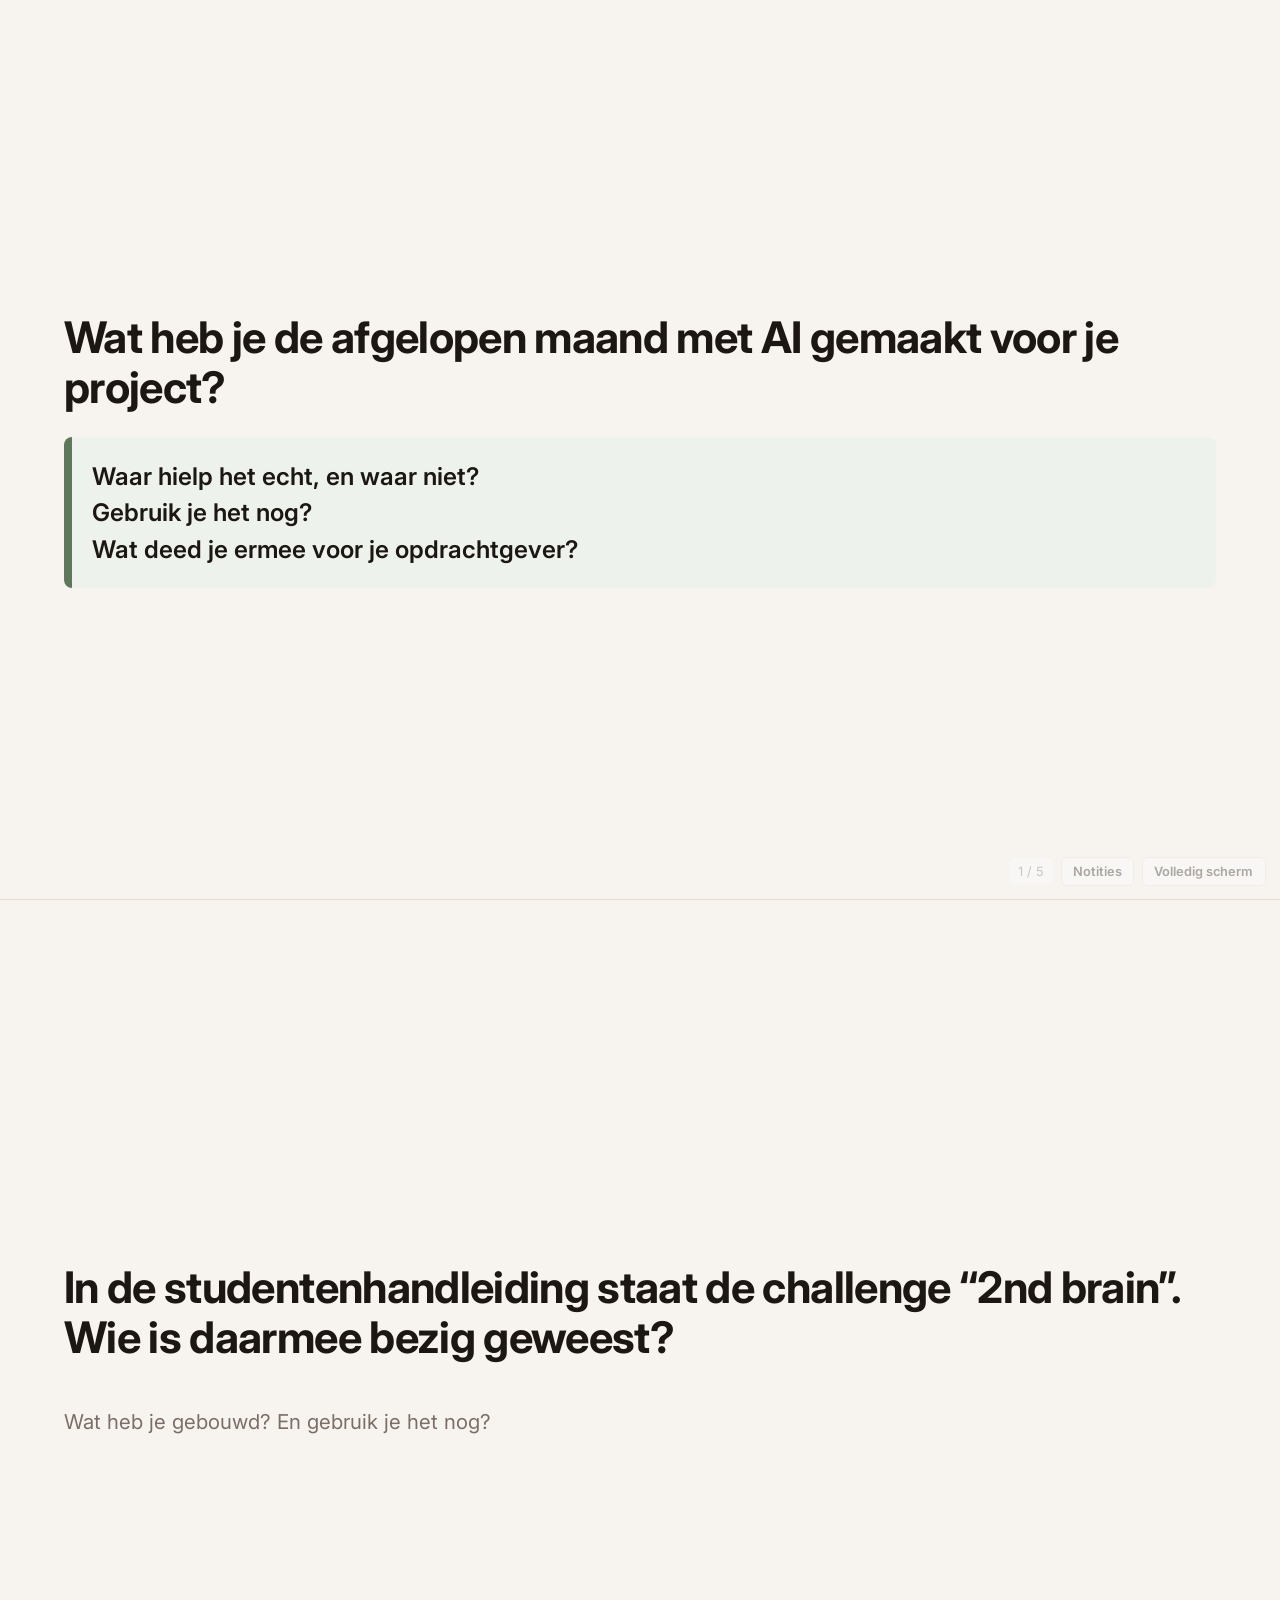
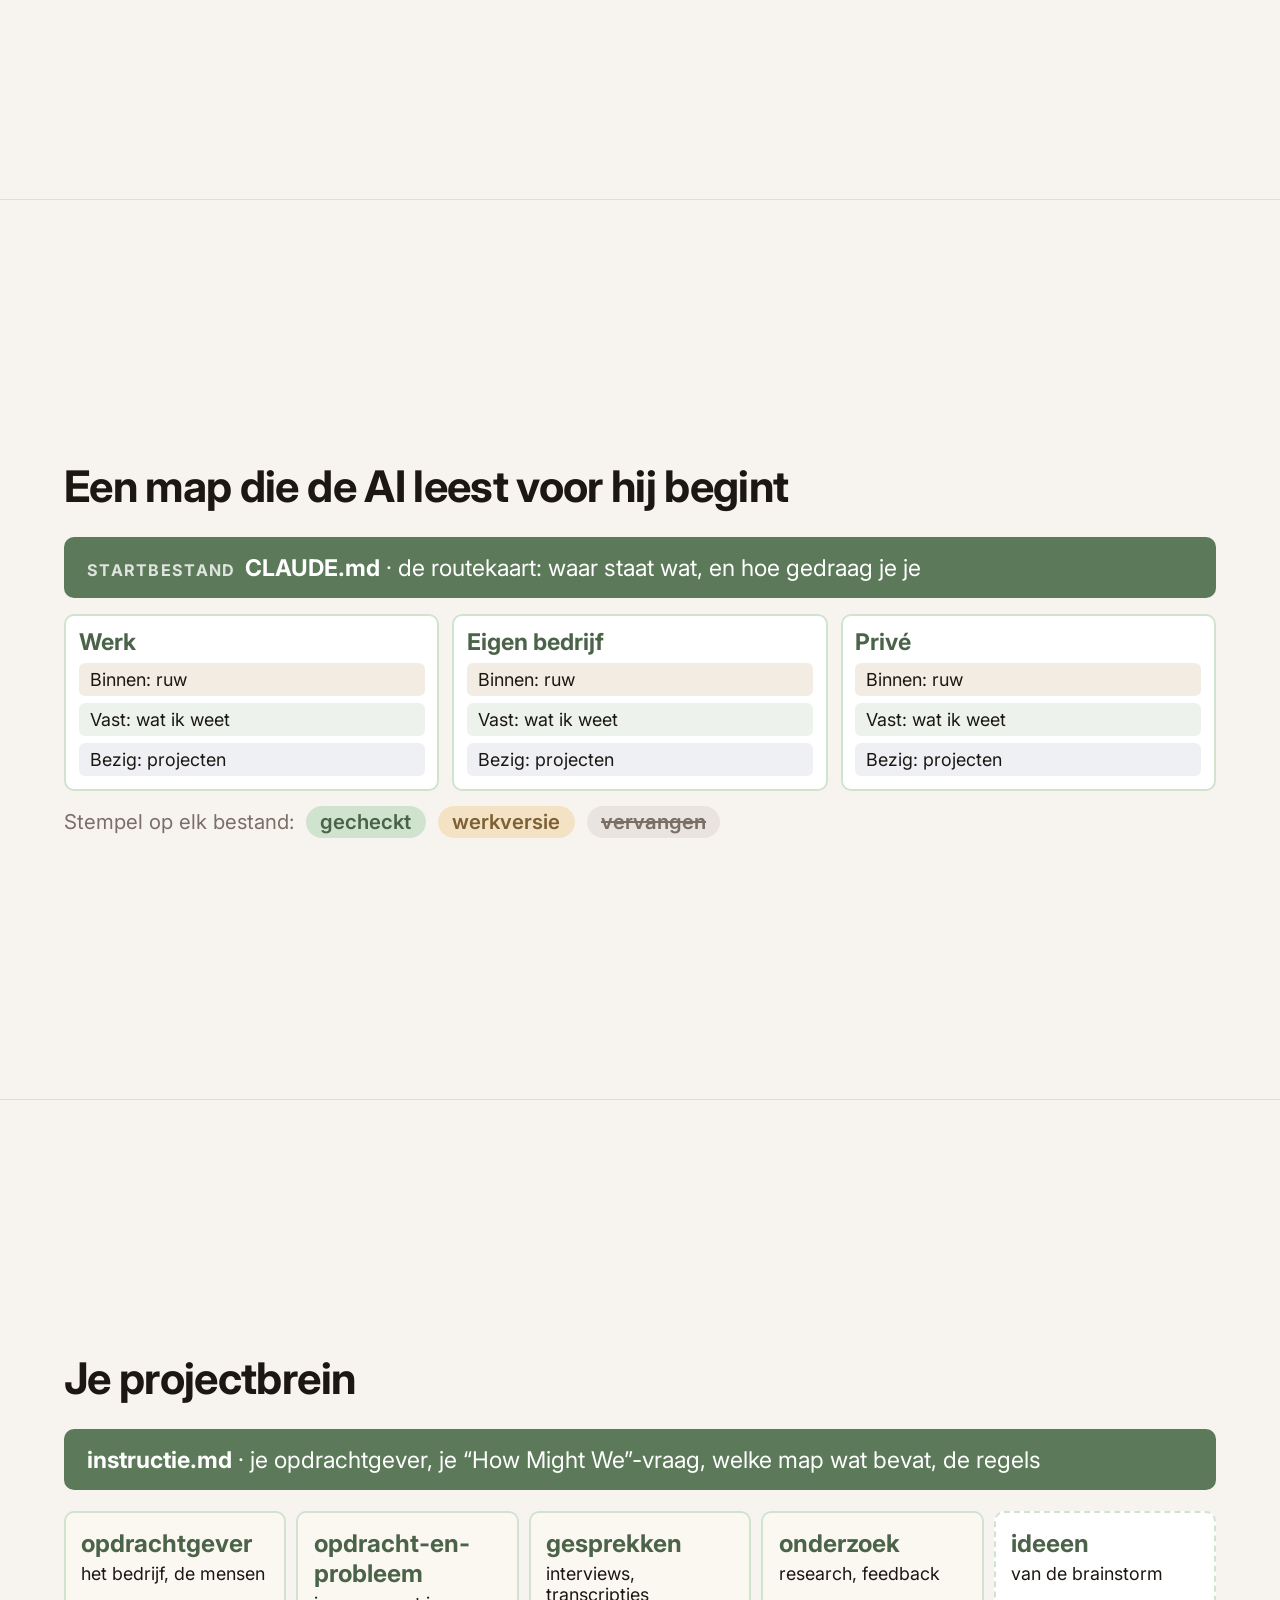
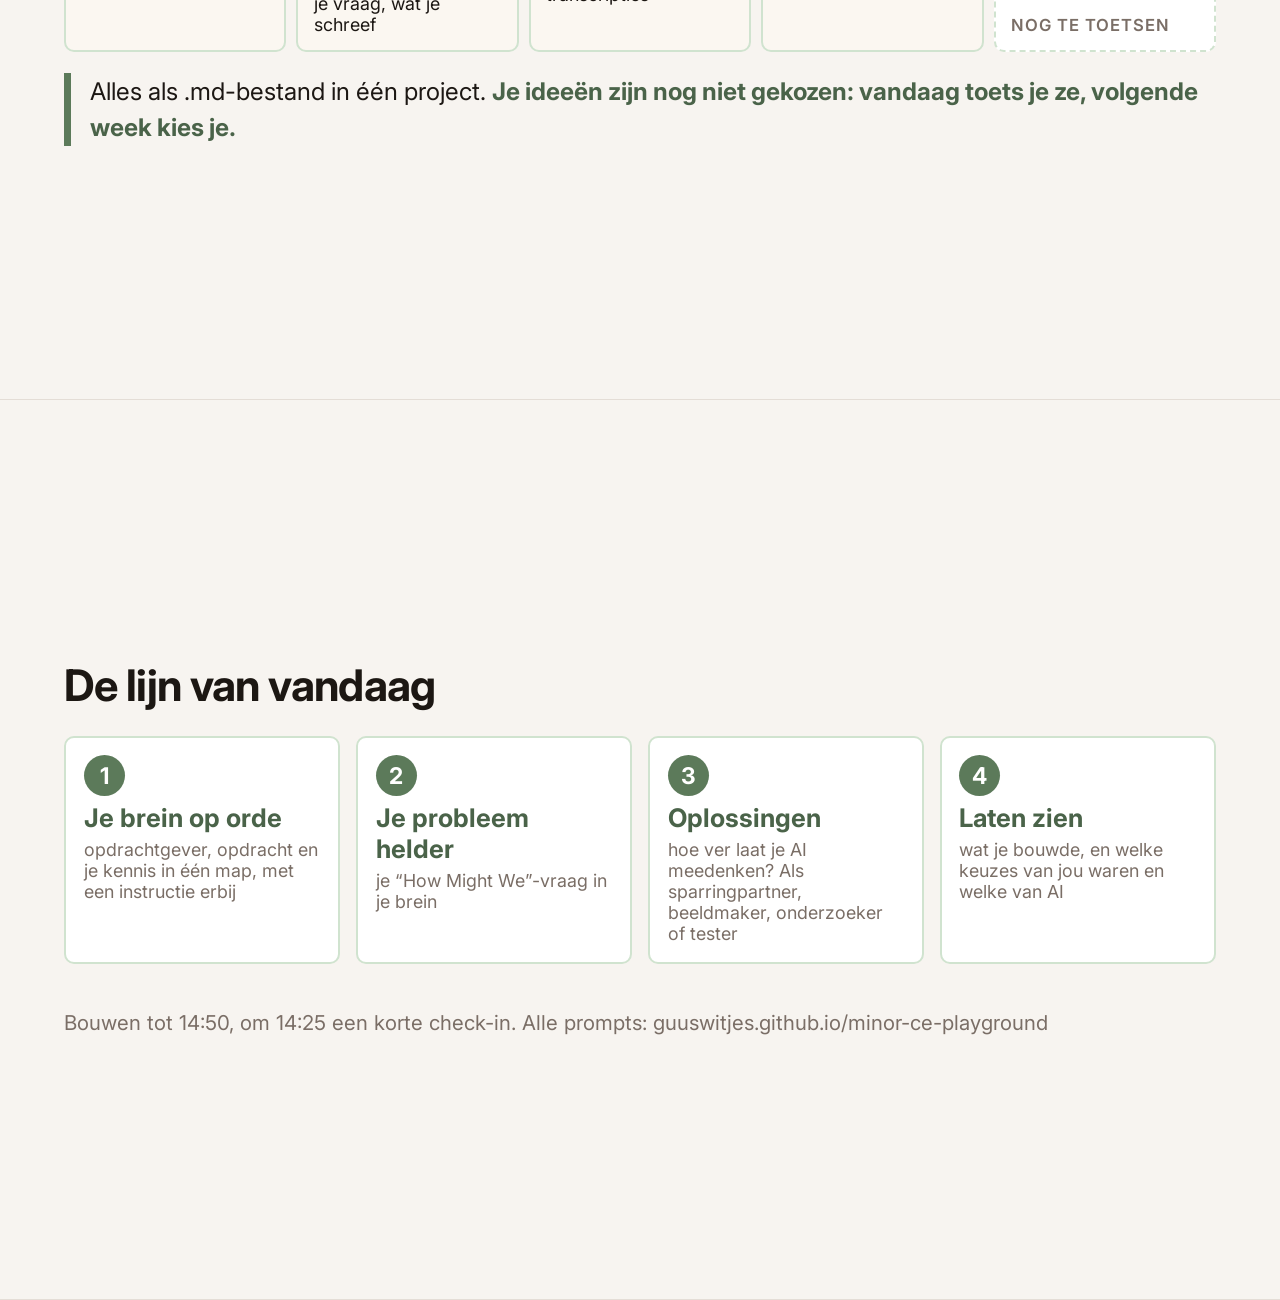
<file: beamer-4.html>
<!DOCTYPE html>
<html lang="nl">
<head>
  <meta charset="UTF-8">
  <meta name="viewport" content="width=device-width, initial-scale=1.0">
  <title>Beamer sessie 4 | AI Playground</title>
  <link rel="preconnect" href="https://fonts.googleapis.com">
  <link rel="preconnect" href="https://fonts.gstatic.com" crossorigin>
  <link rel="stylesheet" href="https://fonts.googleapis.com/css2?family=Inter:wght@400;500;600;700&display=swap">
  <style>
    :root {
      --accent: #5C7A5A;
      --accent-donker: #4A6349;
      --accent-licht: #EDF3EC;
      --accent-medium: #D0E3CF;
      --inkt: #1C1713;
      --bg: #F7F4F0;
      --border: #E4DDD6;
      --text-muted: #7A6E66;
      --warm: #7D6034;
    }
    *, *::before, *::after { box-sizing: border-box; margin: 0; padding: 0; }
    html { scroll-snap-type: y mandatory; scroll-behavior: smooth; }
    body {
      font-family: Inter, system-ui, -apple-system, sans-serif;
      background: var(--bg);
      color: var(--inkt);
      -webkit-font-smoothing: antialiased;
    }
    section {
      position: relative;
      min-height: 100vh;
      scroll-snap-align: start;
      display: flex;
      flex-direction: column;
      justify-content: center;
      padding: clamp(2rem, 5vw, 5rem);
      border-bottom: 1px solid var(--border);
    }
    .tijd {
      font-size: clamp(0.9rem, 1.4vw, 1.3rem);
      font-weight: 600;
      letter-spacing: 0.08em;
      text-transform: uppercase;
      color: var(--warm);
      margin-bottom: clamp(0.8rem, 1.6vw, 1.5rem);
    }
    h2 {
      font-size: clamp(1.5rem, 3.4vw, 3rem);
      font-weight: 700;
      line-height: 1.15;
      letter-spacing: -0.015em;
      margin-bottom: clamp(1rem, 2vw, 1.8rem);
    }
    h3 {
      font-size: clamp(1.05rem, 2vw, 1.8rem);
      font-weight: 700;
      color: var(--accent-donker);
      margin-bottom: 0.4rem;
    }
    p, li { font-size: clamp(1rem, 1.8vw, 1.7rem); line-height: 1.5; }
    strong { color: var(--accent-donker); }
    .sub { font-size: clamp(0.95rem, 1.6vw, 1.5rem); color: var(--text-muted); margin-top: 1.2rem; }

    /* Scherm 1: twee QR-codes naast elkaar */
    .openrij {
      display: flex;
      gap: clamp(2rem, 6vw, 6rem);
      align-items: flex-start;
      flex-wrap: wrap;
      justify-content: center;
    }
    .qr-kolom { display: flex; flex-direction: column; align-items: center; }
    .qr {
      width: clamp(180px, 26vw, 400px);
      background: #fff;
      border-radius: 14px;
      box-shadow: 0 2px 16px rgba(0,0,0,0.10);
    }
    .qr svg { display: block; width: 100%; height: auto; border-radius: 14px; }
    .qr-label {
      font-size: clamp(1.1rem, 2.1vw, 2rem);
      font-weight: 700;
      text-align: center;
      margin-top: 0.8rem;
    }
    .qr-url {
      font-size: clamp(0.9rem, 1.6vw, 1.5rem);
      font-weight: 700;
      color: var(--accent-donker);
      text-align: center;
      line-height: 1.25;
      word-break: break-word;
      margin-top: 0.2rem;
    }

    /* Werkvorm 1: kop met de QR van het bord rechts */
    .kopregel {
      display: flex;
      justify-content: space-between;
      align-items: flex-start;
      gap: 2rem;
      margin-bottom: 0.4rem;
    }
    .kopregel h2 { margin-bottom: 0; }
    .bord-qr { text-align: center; flex: 0 0 auto; }
    .bord-qr .kader {
      width: clamp(120px, min(12vw, 21vh), 240px);
      background: #fff;
      border-radius: 10px;
      padding: clamp(4px, 0.5vw, 9px);
      box-shadow: 0 2px 10px rgba(0,0,0,0.08);
    }
    .bord-qr svg { display: block; width: 100%; height: auto; }
    .bord-qr p {
      font-size: clamp(0.75rem, min(1.1vw, 2vh), 1.2rem);
      color: var(--text-muted);
      margin-top: 0.4rem;
      line-height: 1.3;
    }

    /* De rode draad van de minor */
    .fasen {
      display: flex;
      gap: clamp(0.4rem, 0.9vw, 1rem);
      flex-wrap: wrap;
      margin-bottom: clamp(1rem, 2vw, 2rem);
    }
    .fase {
      flex: 1 1 150px;
      background: #fff;
      border: 2px solid var(--accent-medium);
      border-radius: 10px;
      padding: clamp(0.7rem, 1.2vw, 1.2rem);
      display: flex;
      flex-direction: column;
      gap: 0.3em;
    }
    .fase .wanneer {
      font-size: clamp(0.8rem, 1.3vw, 1.2rem);
      font-weight: 700;
      color: var(--warm);
    }
    .fase .naam {
      font-size: clamp(1.1rem, 2.1vw, 1.9rem);
      font-weight: 700;
      color: var(--accent-donker);
      line-height: 1.1;
    }
    .fase .wat {
      font-size: clamp(0.85rem, 1.4vw, 1.3rem);
      color: var(--text-muted);
      line-height: 1.35;
    }
    .fase.nu {
      background: var(--accent-licht);
      border-color: var(--accent);
      border-width: 3px;
    }
    .fase.nu .wanneer { color: var(--accent-donker); }

    /* De twee opdrachtblokken van werkvorm 1, naast elkaar */
    .opdrachten {
      display: flex;
      gap: clamp(1rem, 2.5vw, 2.5rem);
      flex-wrap: wrap;
      align-items: stretch;
    }
    .opdracht {
      flex: 1 1 340px;
      background: #fff;
      border: 2px solid var(--accent-medium);
      border-radius: 12px;
      padding: clamp(1rem, 2vw, 2rem);
    }
    .opdracht .duur {
      font-size: clamp(0.8rem, 1.3vw, 1.2rem);
      font-weight: 700;
      color: var(--warm);
      letter-spacing: 0.04em;
      text-transform: uppercase;
    }
    .opdracht p, .opdracht li { font-size: clamp(0.95rem, min(1.55vw, 2.75vh), 1.5rem); line-height: 1.4; }
    .opdracht .sub { font-size: clamp(0.85rem, min(1.3vw, 2.3vh), 1.3rem); margin-top: 0.8rem; }
    .opdracht h3 { font-size: clamp(1.05rem, min(1.8vw, 3.2vh), 1.7rem); }
    .opdracht ul { margin: 0.5rem 0 0 1.2em; }
    .opdracht li { margin-bottom: 0.2em; }

    /* De keten, getekend */
    .keten {
      display: flex;
      align-items: stretch;
      gap: clamp(0.4rem, 0.9vw, 1rem);
      flex-wrap: wrap;
      margin-bottom: clamp(1rem, 2vw, 2rem);
    }
    .stap {
      flex: 1 1 140px;
      background: #fff;
      border: 2px solid var(--accent-medium);
      border-radius: 10px;
      padding: clamp(0.6rem, 1.1vw, 1.1rem);
      display: flex;
      flex-direction: column;
      gap: 0.25em;
    }
    .stap .klok {
      font-size: clamp(0.85rem, 1.5vw, 1.4rem);
      font-weight: 700;
      color: var(--warm);
    }
    .stap { flex: 1 1 0; min-width: 0; position: relative; padding-top: clamp(1.4rem, 2.4vw, 2.4rem); }
    .stap .badge {
      position: absolute;
      top: calc(-1 * clamp(1rem, 1.7vw, 1.7rem));
      left: calc(-1 * clamp(0.5rem, 0.8vw, 0.8rem));
      width: clamp(2.2rem, 3.6vw, 3.6rem);
      height: clamp(2.2rem, 3.6vw, 3.6rem);
      border-radius: 50%;
      background: var(--accent);
      color: #fff;
      font-size: clamp(1.1rem, 2vw, 2rem);
      font-weight: 700;
      display: flex;
      align-items: center;
      justify-content: center;
      box-shadow: 0 2px 8px rgba(0,0,0,0.12);
    }
    .keten { margin-top: clamp(1.2rem, 2.2vw, 2.2rem); }
    .stap .nr {
      font-size: clamp(0.95rem, 1.5vw, 1.6rem);
      font-weight: 700;
      color: var(--accent-donker);
      line-height: 1.1;
    }
    .stap .wat {
      font-size: clamp(0.78rem, 1.3vw, 1.2rem);
      color: var(--text-muted);
      line-height: 1.35;
    }
    .check {
      align-self: center;
      font-size: clamp(0.68rem, 1.1vw, 1rem);
      font-weight: 700;
      text-transform: uppercase;
      letter-spacing: 0.06em;
      color: var(--accent);
    }
    .sporenrij {
      display: flex;
      align-items: stretch;
      gap: clamp(0.5rem, 1vw, 1rem);
      margin-top: clamp(0.8rem, 1.6vw, 1.5rem);
    }
    .spoor-blok {
      flex: 1 1 0;
      border: 2px dashed var(--accent-medium);
      border-radius: 10px;
      padding: clamp(0.5rem, 1vw, 1rem) clamp(0.7rem, 1.3vw, 1.3rem);
      display: flex;
      flex-direction: column;
      gap: 0.15em;
    }
    .spoor-blok:first-child { border-style: solid; border-color: var(--accent); background: #fff; }
    .volgorde {
      font-size: clamp(0.72rem, 1.1vw, 1.05rem);
      font-weight: 700;
      text-transform: uppercase;
      letter-spacing: 0.06em;
      color: var(--warm);
    }
    .spoor-naam { font-size: clamp(0.95rem, 1.7vw, 1.6rem); font-weight: 700; color: var(--accent-donker); }
    .spoor-uit { font-size: clamp(0.8rem, 1.3vw, 1.25rem); color: var(--text-muted); }
    .pijl { align-self: center; font-size: clamp(1.2rem, 2.2vw, 2.2rem); color: var(--accent); font-weight: 700; }
    .drievragen {
      background: var(--accent-licht);
      border-left: clamp(5px, 0.7vw, 10px) solid var(--accent);
      border-radius: 8px;
      padding: clamp(0.9rem, 1.6vw, 1.6rem);
    }
    .drievragen p { font-size: clamp(1rem, 1.9vw, 1.8rem); font-weight: 600; margin: 0; }


    /* Sessie 3: de stelling groot */
    .stelling {
      font-size: clamp(1.8rem, min(4.4vw, 7.5vh), 4.2rem);
      font-weight: 700;
      line-height: 1.15;
      letter-spacing: -0.015em;
      color: var(--inkt);
      border-left: clamp(6px, 0.8vw, 12px) solid var(--accent);
      padding-left: clamp(1rem, 2vw, 2rem);
      margin-bottom: clamp(1.2rem, 2.4vw, 2.4rem);
    }
    .stelling::before { content: "\201C"; }
    .stelling::after { content: "\201D"; }

    .balk {
      position: fixed; right: 0.9rem; bottom: 0.9rem;
      display: flex; align-items: center; gap: 0.5rem;
      font-size: 0.8rem; z-index: 10;
      opacity: 0.35; transition: opacity 0.2s;
    }
    .balk:hover { opacity: 1; }
    .balk button {
      font: inherit; font-weight: 600;
      color: var(--inkt); background: rgba(255,255,255,0.92);
      border: 1px solid var(--border); border-radius: 6px;
      padding: 0.35rem 0.7rem; cursor: pointer;
    }
    .balk button:hover { background: #fff; border-color: var(--accent); }
    .teller { color: var(--text-muted); background: rgba(255,255,255,0.92); padding: 0.35rem 0.55rem; border-radius: 6px; }
    .startknop {
      display: inline-block;
      background: #A3362B; color: #fff; text-decoration: none;
      font-size: clamp(1.2rem, 2.6vw, 2.4rem); font-weight: 700;
      padding: 0.6em 1.4em; border-radius: 14px;
      box-shadow: 0 4px 18px rgba(0,0,0,0.15);
    }
    .startknop:hover { background: #862c23; }
    @media print { .balk { display: none; } section { min-height: auto; page-break-after: always; } }

    /* Sessie 4: het brein */
    .brein { display:flex; flex-direction:column; gap:clamp(0.6rem,1.2vw,1.2rem); }
    .brein-start, .pb-start { background:var(--accent); color:#fff; border-radius:10px; padding:clamp(0.7rem,1.3vw,1.3rem) clamp(1rem,1.8vw,1.8rem); font-size:clamp(1rem,1.8vw,1.7rem); }
    .brein-start strong, .pb-start strong { color:#fff; }
    .brein-label { display:inline-block; font-size:.7em; font-weight:700; letter-spacing:.08em; text-transform:uppercase; opacity:.8; margin-right:.6em; }
    .brein-werelden { display:flex; gap:clamp(0.5rem,1vw,1rem); }
    .wereld { flex:1 1 0; background:#fff; border:2px solid var(--accent-medium); border-radius:10px; padding:clamp(0.5rem,1vw,1rem); display:flex; flex-direction:column; gap:.4em; }
    .wereld-naam { font-weight:700; font-size:clamp(1rem,1.8vw,1.7rem); color:var(--accent-donker); }
    .laag { border-radius:6px; padding:.35em .6em; font-size:clamp(.85rem,1.4vw,1.35rem); }
    .laag.ruw { background:#F3ECE2; } .laag.vast { background:var(--accent-licht); } .laag.bezig { background:#EEF0F4; }
    .brein-stempel { font-size:clamp(.95rem,1.6vw,1.5rem); color:var(--text-muted); }
    .st { display:inline-block; border-radius:999px; padding:.15em .7em; font-weight:600; margin-left:.3em; }
    .st-ok { background:var(--accent-medium); color:var(--accent-donker); } .st-werk { background:#F3E3C4; color:var(--warm); } .st-weg { background:#E9E4DF; color:var(--text-muted); text-decoration:line-through; }
    .projectbrein { display:flex; flex-direction:column; gap:clamp(0.8rem,1.6vw,1.6rem); }
    .pb-rij { display:flex; flex-wrap:wrap; align-items:stretch; gap:clamp(0.4rem,0.8vw,0.8rem); }
    .pb-map { flex:1 1 0; background:#fff; border:2px solid var(--accent-medium); border-radius:10px; padding:clamp(0.6rem,1.2vw,1.2rem); display:flex; flex-direction:column; gap:.3em; }
    .pb-map strong { font-size:clamp(1rem,1.9vw,1.8rem); }
    .pb-map span { font-size:clamp(.85rem,1.4vw,1.35rem); color:var(--inkt); }
    .pb-map em { font-size:clamp(.8rem,1.3vw,1.2rem); color:var(--text-muted); font-style:normal; text-transform:uppercase; letter-spacing:.06em; font-weight:600; margin-top:auto; }
    .pb-ruw { background:#FBF7F1; } .pb-vast { border-color:var(--accent); } .pb-idee { border-style:dashed; }
    .pb-pijl { align-self:center; font-size:clamp(1.5rem,3vw,3rem); color:var(--accent); display:flex; flex-direction:column; align-items:center; line-height:1; }
    .pb-pijl small { font-size:clamp(.7rem,1.1vw,1rem); font-weight:700; text-transform:uppercase; letter-spacing:.06em; color:var(--warm); }
    .pb-kern { font-size:clamp(1rem,1.9vw,1.8rem); border-left:clamp(5px,.6vw,9px) solid var(--accent); padding-left:clamp(.8rem,1.5vw,1.5rem); }
    .grote-stappen { padding-left:1.4em; display:flex; flex-direction:column; gap:.7em; }
    .grote-stappen code { font-size:.9em; background:var(--accent-licht); padding:.05em .35em; border-radius:4px; }
    @media (max-width:700px) { .brein-werelden, .pb-rij { flex-direction:column; } .pb-pijl { transform:rotate(90deg); } }
    .lijn { display:flex; gap:clamp(0.6rem,1.2vw,1.2rem); margin-bottom:clamp(1rem,2vw,2rem); }
    .lijn-stap { flex:1 1 0; background:#fff; border:2px solid var(--accent-medium); border-radius:10px; padding:clamp(0.8rem,1.4vw,1.4rem); display:flex; flex-direction:column; gap:.35em; }
    .lijn-stap strong { font-size:clamp(1.05rem,2vw,1.9rem); }
    .lijn-stap span:last-child { font-size:clamp(.85rem,1.4vw,1.35rem); color:var(--text-muted); }
    .lijn-nr { width:clamp(2rem,3.2vw,3.2rem); height:clamp(2rem,3.2vw,3.2rem); border-radius:50%; background:var(--accent); color:#fff; font-weight:700; font-size:clamp(1rem,1.8vw,1.7rem); display:flex; align-items:center; justify-content:center; }
    @media (max-width:700px) { .lijn { flex-direction:column; } }
    .boom { display:grid; grid-template-columns:auto 1fr; column-gap:clamp(1rem,2vw,2rem); row-gap:clamp(0.5rem,1vw,1rem); align-items:center; }
    .boom-label { font-size:clamp(.75rem,1.2vw,1.1rem); font-weight:700; letter-spacing:.08em; text-transform:uppercase; color:var(--warm); white-space:nowrap; }
    .boom-rij { display:flex; gap:clamp(0.5rem,1vw,1rem); }
    .boom-vak { flex:1 1 0; background:#fff; border:2px solid var(--accent-medium); border-radius:10px; padding:clamp(.5rem,1vw,.9rem); text-align:center; font-size:clamp(.85rem,1.5vw,1.4rem); }
    .boom-wortel .boom-vak { background:#FBF7F1; }
    .boom-stam { background:var(--accent); color:#fff; border-radius:12px; padding:clamp(.7rem,1.3vw,1.2rem); text-align:center; font-size:clamp(1rem,1.9vw,1.8rem); font-weight:700; }
    .boom-stam small { display:block; font-size:.55em; letter-spacing:.1em; text-transform:uppercase; opacity:.85; font-weight:600; margin-bottom:.2em; }
    .boom-pijl { text-align:center; color:var(--accent); font-size:clamp(1rem,1.8vw,1.6rem); line-height:1; }
    .boom-hmw { border:2px dashed var(--accent); background:var(--accent-licht); border-radius:12px; padding:clamp(.7rem,1.3vw,1.2rem); text-align:center; font-size:clamp(1rem,1.9vw,1.8rem); font-weight:600; color:var(--accent-donker); }
    .boom-hmw small { display:block; font-size:.55em; letter-spacing:.1em; text-transform:uppercase; font-weight:700; margin-bottom:.2em; color:var(--warm); }
  </style>
</head>
<body>

  <section data-notes="13:30 TOT 13:42&#10;&#10;- Geen introductie van jezelf&#10;- Ruim een maand geleden: tentamen, midstakes, vakantie&#10;- Laat drie of vier duo's iets op het scherm zetten&#10;&#10;DOORVRAGEN&#10;- Waar hielp het echt, waar niet?&#10;- Gebruik je het nog?&#10;- Wat deed je ermee voor je opdrachtgever?&#10;&#10;LUISTER NAAR: losse vragen aan AI, of al met eigen materiaal? Dat is het bruggetje">
    <h2>Wat heb je de afgelopen maand met AI gemaakt voor je project?</h2>
    <div class="drievragen">
      <p>Waar hielp het echt, en waar niet?</p>
      <p>Gebruik je het nog?</p>
      <p>Wat deed je ermee voor je opdrachtgever?</p>
    </div>
  </section>

  <section data-notes="13:42 TOT 13:45&#10;&#10;- Ik zag het staan in de studentenhandleiding&#10;- Handen tellen: wie heeft het gedaan?&#10;- Wat heb je gebouwd, gebruik je het nog?&#10;&#10;Wie het heeft: vandaag je project erbij&#10;Wie niet: vandaag begin je, met je project">
    <h2>In de studentenhandleiding staat de challenge &ldquo;2nd brain&rdquo;. Wie is daarmee bezig geweest?</h2>
    <p class="sub">Wat heb je gebouwd? En gebruik je het nog?</p>
  </section>

  <section data-notes="13:45 TOT 13:48, ZO BOUW IK HET ZELF&#10;&#10;Niet live in mijn workspace. Dit plaatje is genoeg.&#10;&#10;STARTBESTAND: routekaart, waar staat wat, hoe gedraag je je&#10;BINNEN: alles zoals het binnenkomt, transcript, artikel, notitie. Daar verander ik niets aan&#10;VAST: wat ik zeker weet, collega's, hoe ik schrijf, afspraken. Daar kijkt de AI eerst&#10;BEZIG: per project wat er speelt en besloten is&#10;DRIE KOLOMMEN: werk, eigen bedrijf, privé. Lopen niet door elkaar&#10;&#10;STEMPEL: gecheckt = bouw erop. Werkversie = bruikbaar, nog niet gecheckt. Vervangen = er is een nieuwere versie&#10;&#10;KERN: als de AI niet weet wat feit is en wat nog een gesprek, verzint hij erbij">
    <h2>Een map die de AI leest voor hij begint</h2>
    <div class="brein">
      <div class="brein-start"><span class="brein-label">Startbestand</span><strong>CLAUDE.md</strong> &middot; de routekaart: waar staat wat, en hoe gedraag je je</div>
      <div class="brein-werelden">
        <div class="wereld"><div class="wereld-naam">Werk</div><div class="laag ruw">Binnen: ruw</div><div class="laag vast">Vast: wat ik weet</div><div class="laag bezig">Bezig: projecten</div></div>
        <div class="wereld"><div class="wereld-naam">Eigen bedrijf</div><div class="laag ruw">Binnen: ruw</div><div class="laag vast">Vast: wat ik weet</div><div class="laag bezig">Bezig: projecten</div></div>
        <div class="wereld"><div class="wereld-naam">Priv&eacute;</div><div class="laag ruw">Binnen: ruw</div><div class="laag vast">Vast: wat ik weet</div><div class="laag bezig">Bezig: projecten</div></div>
      </div>
      <div class="brein-stempel">Stempel op elk bestand: <span class="st st-ok">gecheckt</span> <span class="st st-werk">werkversie</span> <span class="st st-weg">vervangen</span></div>
    </div>
  </section>

  <section data-notes="13:48 TOT 13:50, ZO DOE JIJ HET VANDAAG&#10;&#10;- Zelfde idee, voor je project&#10;- De bouwprompt vraagt om al je documenten, zet ze om naar .md en ordent ze&#10;- Daarna schrijft hij de instructie, die gaat in je projectinstructies&#10;- Waarom .md: platte tekst, leest AI het best, lichter dan pdf of Word&#10;&#10;HET BELANGRIJKE&#10;Je ideeën van vanochtend zijn nog niet gekozen. Vandaag toets je, volgende week kies je">
    <h2>Je projectbrein</h2>
    <div class="projectbrein">
      <div class="pb-start"><strong>instructie.md</strong> &middot; je opdrachtgever, je &ldquo;How Might We&rdquo;-vraag, welke map wat bevat, de regels</div>
      <div class="pb-rij">
        <div class="pb-map pb-ruw"><strong>opdrachtgever</strong><span>het bedrijf, de mensen</span></div>
        <div class="pb-map pb-ruw"><strong>opdracht-en-probleem</strong><span>je vraag, wat je schreef</span></div>
        <div class="pb-map pb-ruw"><strong>gesprekken</strong><span>interviews, transcripties</span></div>
        <div class="pb-map pb-ruw"><strong>onderzoek</strong><span>research, feedback</span></div>
        <div class="pb-map pb-idee"><strong>ideeen</strong><span>van de brainstorm</span><em>nog te toetsen</em></div>
      </div>
      <p class="pb-kern">Alles als .md-bestand in één project. <strong>Je ideeën zijn nog niet gekozen: vandaag toets je ze, volgende week kies je.</strong></p>
    </div>
  </section>

  <section data-notes="13:50 TOT 13:55, DE LIJN. LAATSTE SLIDE, DAARNA BOUWEN TOT 14:50&#10;&#10;1. BREIN OP ORDE: de AI vraagt om al je documenten (wat je schreef, het bedrijf, het probleem, interviews, onderzoek, feedback, brainstorm), zet ze om naar .md, ordent ze in een projectmap en schrijft de instructie voor je project in Claude of ChatGPT&#10;2. PROBLEEM HELDER: je How Might We-vraag heb je al. Staat hij in je instructie? Twijfel? Laat AI hem toetsen&#10;3. OPLOSSINGEN, de echte uitdaging: hoe ver laat je AI meedenken? Sparringpartner in gesprek, partner die het visueel maakt, onderzoekspartner, testpartner die toetst en scoort. Kies er minstens twee&#10;4. LATEN ZIEN, vanaf 14:50&#10;&#10;Prompts op de site: guuswitjes.github.io/minor-ce-playground&#10;&#10;14:25 CHECK-IN, vijf minuten: hoe gaat het, waar loop je tegenaan? Dan verder&#10;&#10;14:50 DEMO, twee minuten per duo&#10;- Wat heb je gebouwd, en waarom?&#10;- Welke delen van je brein heb je gebruikt?&#10;- In welke rol zette je AI in, en hoe ver liet je hem meedenken?&#10;- Welke keuzes waren van jou, en welke van AI?&#10;&#10;15:12 AFSLUITEN, drie minuten: lowstake volgende week, AI-gebruik in hulpmiddel 06, week 48 prototype">
    <h2>De lijn van vandaag</h2>
    <div class="lijn">
      <div class="lijn-stap"><span class="lijn-nr">1</span><strong>Je brein op orde</strong><span>opdrachtgever, opdracht en je kennis in één map, met een instructie erbij</span></div>
      <div class="lijn-stap"><span class="lijn-nr">2</span><strong>Je probleem helder</strong><span>je &ldquo;How Might We&rdquo;-vraag in je brein</span></div>
      <div class="lijn-stap"><span class="lijn-nr">3</span><strong>Oplossingen</strong><span>hoe ver laat je AI meedenken? Als sparringpartner, beeldmaker, onderzoeker of tester</span></div>
      <div class="lijn-stap"><span class="lijn-nr">4</span><strong>Laten zien</strong><span>wat je bouwde, en welke keuzes van jou waren en welke van AI</span></div>
    </div>
    <p class="sub">Bouwen tot 14:50, om 14:25 een korte check-in. Alle prompts: guuswitjes.github.io/minor-ce-playground</p>
  </section>

  <div class="balk">
    <span class="teller" id="teller"></span>
    <button id="knop-notities" type="button">Notities</button>
    <button id="knop-scherm" type="button">Volledig scherm</button>
  </div>

  <script>
    var secties = Array.prototype.slice.call(document.querySelectorAll('section'));
    var notitieVenster = null;

    function titelVan(sec) {
      var k = sec.querySelector('h1, h2');
      return k ? k.textContent.trim() : '';
    }

    function huidige() {
      var beste = 0, klein = Infinity;
      secties.forEach(function (el, i) {
        var d = Math.abs(el.getBoundingClientRect().top);
        if (d < klein) { klein = d; beste = i; }
      });
      return beste;
    }

    function ga(i) {
      if (secties[i]) secties[i].scrollIntoView();
    }

    /* ---------- Volledig scherm ---------- */
    document.getElementById('knop-scherm').addEventListener('click', function () {
      if (document.fullscreenElement) {
        document.exitFullscreen();
      } else if (document.documentElement.requestFullscreen) {
        document.documentElement.requestFullscreen();
      }
    });
    document.addEventListener('fullscreenchange', function () {
      document.getElementById('knop-scherm').textContent =
        document.fullscreenElement ? 'Verlaat volledig scherm' : 'Volledig scherm';
    });

    /* ---------- Notitievenster ---------- */
    var NOTITIE_HTML = [
      '<!DOCTYPE html><html lang="nl"><head><meta charset="utf-8">',
      '<title>Notities</title><style>',
      'body{font:16px/1.55 Inter,system-ui,sans-serif;margin:0;padding:1.6rem;',
      'background:#1C1713;color:#F7F4F0;}',
      '.kop{display:flex;justify-content:space-between;align-items:baseline;',
      'font-size:.78rem;letter-spacing:.08em;text-transform:uppercase;color:#B0A49A;',
      'border-bottom:1px solid #3a332d;padding-bottom:.7rem;margin-bottom:1.2rem;}',
      'h1{font-size:1.5rem;line-height:1.25;margin:0 0 1.1rem;color:#fff;}',
      '#notitie{font-size:1.1rem;line-height:1.6;white-space:pre-wrap;}',
      '.volgende{margin-top:2rem;padding-top:1rem;border-top:1px solid #3a332d;',
      'font-size:.95rem;color:#B0A49A;}',
      '.volgende b{color:#D0E3CF;font-weight:600;}',
      '.leeg{color:#7A6E66;font-style:italic;}',
      '</style></head><body>',
      '<div class="kop"><span id="tel"></span><span id="klok"></span></div>',
      '<h1 id="titel"></h1><div id="notitie"></div>',
      '<div class="volgende">Hierna: <b id="volgende"></b></div>',
      '<script>setInterval(function(){var d=new Date();',
      'document.getElementById("klok").textContent=',
      'String(d.getHours()).padStart(2,"0")+":"+String(d.getMinutes()).padStart(2,"0");},1000);',
      '<\/script></body></html>'
    ].join('');

    document.getElementById('knop-notities').addEventListener('click', function () {
      if (notitieVenster && !notitieVenster.closed) { notitieVenster.focus(); return; }
      notitieVenster = window.open('', 'notities', 'width=620,height=860');
      if (!notitieVenster) {
        alert('Je browser blokkeert het pop-upvenster. Sta pop-ups toe voor deze pagina.');
        return;
      }
      notitieVenster.document.open();
      notitieVenster.document.write(NOTITIE_HTML);
      notitieVenster.document.close();
      setTimeout(schrijfNotitie, 60);
    });

    function schrijfNotitie() {
      var i = huidige();
      document.getElementById('teller').textContent = (i + 1) + ' / ' + secties.length;
      if (!notitieVenster || notitieVenster.closed) return;
      var d = notitieVenster.document;
      if (!d.getElementById('titel')) return;
      d.getElementById('tel').textContent = 'Scherm ' + (i + 1) + ' van ' + secties.length;
      d.getElementById('titel').textContent = titelVan(secties[i]);
      var n = secties[i].getAttribute('data-notes');
      d.getElementById('notitie').innerHTML = n
        ? n.replace(/&/g, '&amp;').replace(/</g, '&lt;')
        : '<span class="leeg">Geen notities bij dit scherm.</span>';
      d.getElementById('volgende').textContent =
        secties[i + 1] ? titelVan(secties[i + 1]) : 'einde';
    }

    /* ---------- Navigatie ---------- */
    document.addEventListener('keydown', function (e) {
      var i = huidige();
      if (e.key === 'ArrowDown' || e.key === 'ArrowRight' || e.key === 'PageDown' || e.key === ' ') {
        e.preventDefault(); ga(i + 1);
      } else if (e.key === 'ArrowUp' || e.key === 'ArrowLeft' || e.key === 'PageUp') {
        e.preventDefault(); ga(i - 1);
      } else if (e.key === 'Home') {
        e.preventDefault(); ga(0);
      } else if (e.key === 'End') {
        e.preventDefault(); ga(secties.length - 1);
      }
    });

    /* Doorklikken met de muis of een presenter. */
    document.addEventListener('click', function (e) {
      if (e.target.closest('.balk') || e.target.closest('a')) return;
      ga(huidige() + 1);
    });

    var bezig = false;
    window.addEventListener('scroll', function () {
      if (bezig) return;
      bezig = true;
      requestAnimationFrame(function () { bezig = false; schrijfNotitie(); });
    });
    window.addEventListener('unload', function () {
      if (notitieVenster && !notitieVenster.closed) notitieVenster.close();
    });

    schrijfNotitie();
  </script>
</body>
</html>
</file>
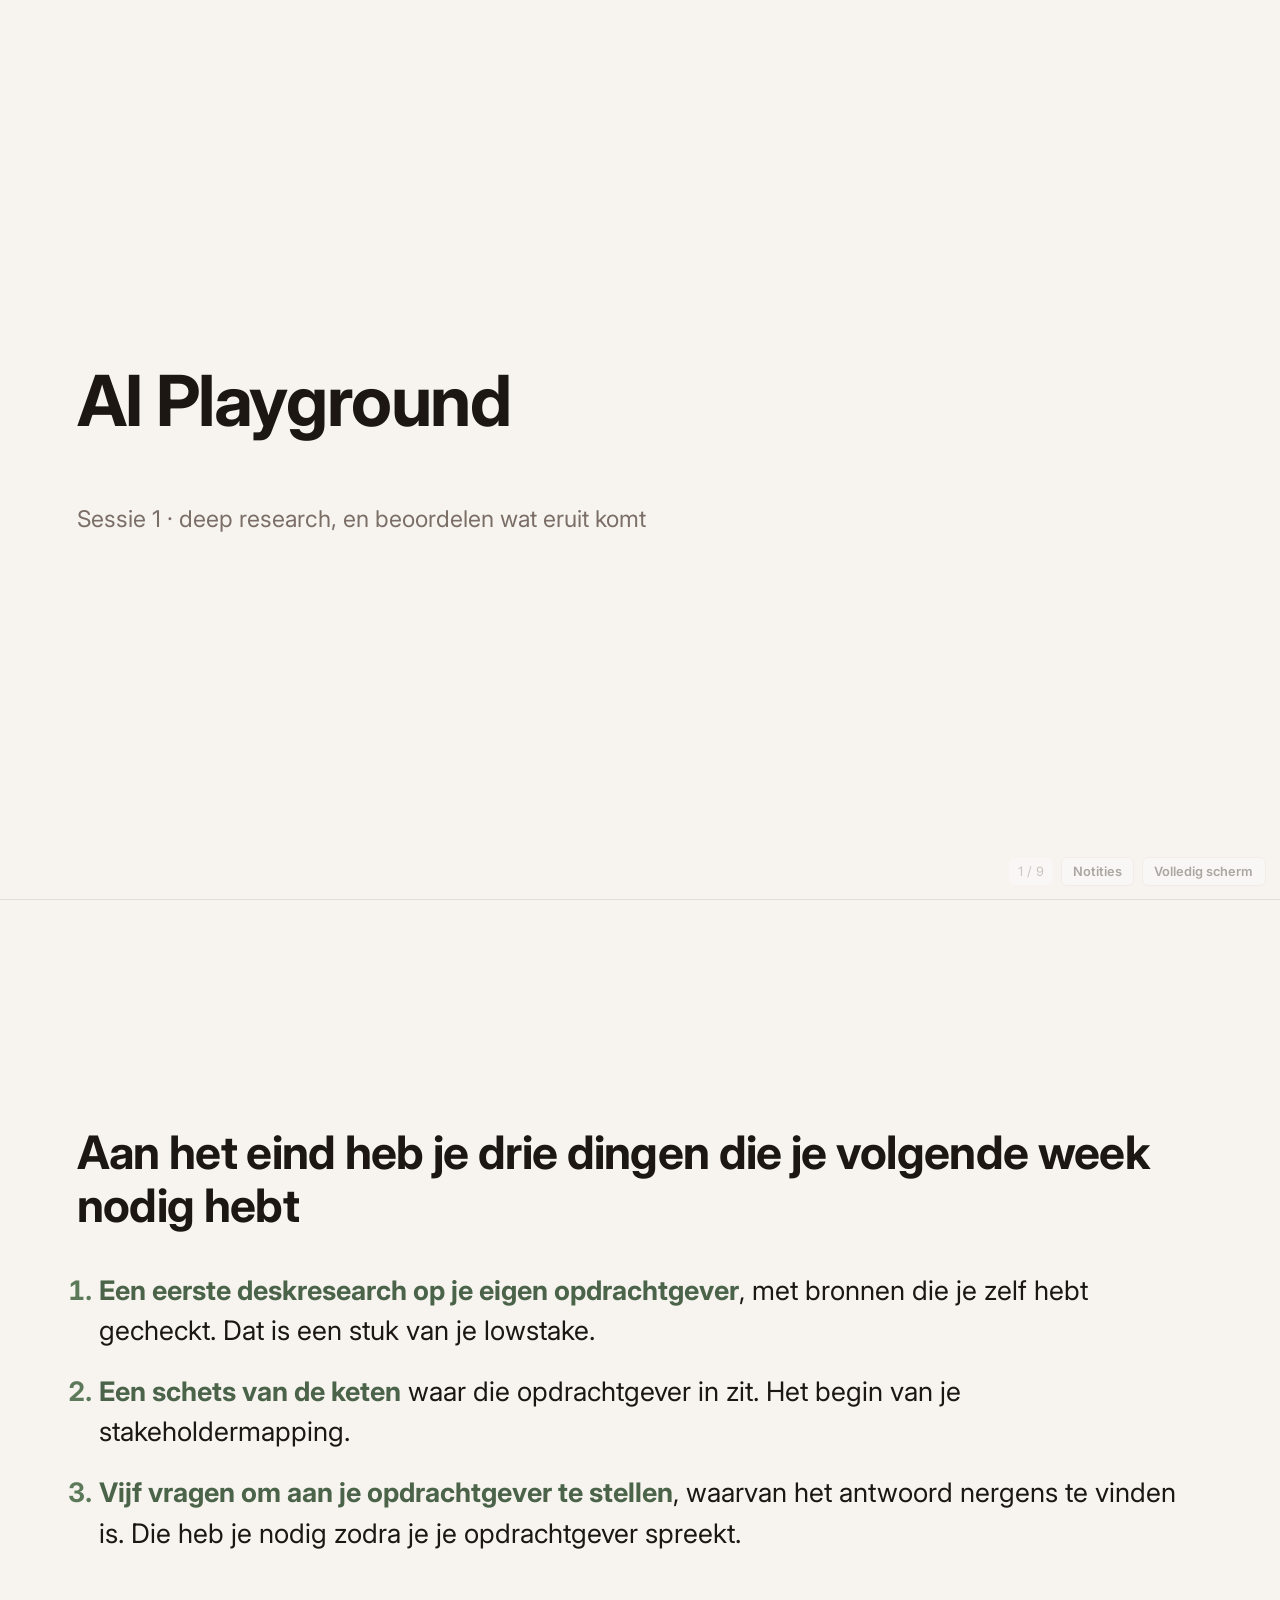
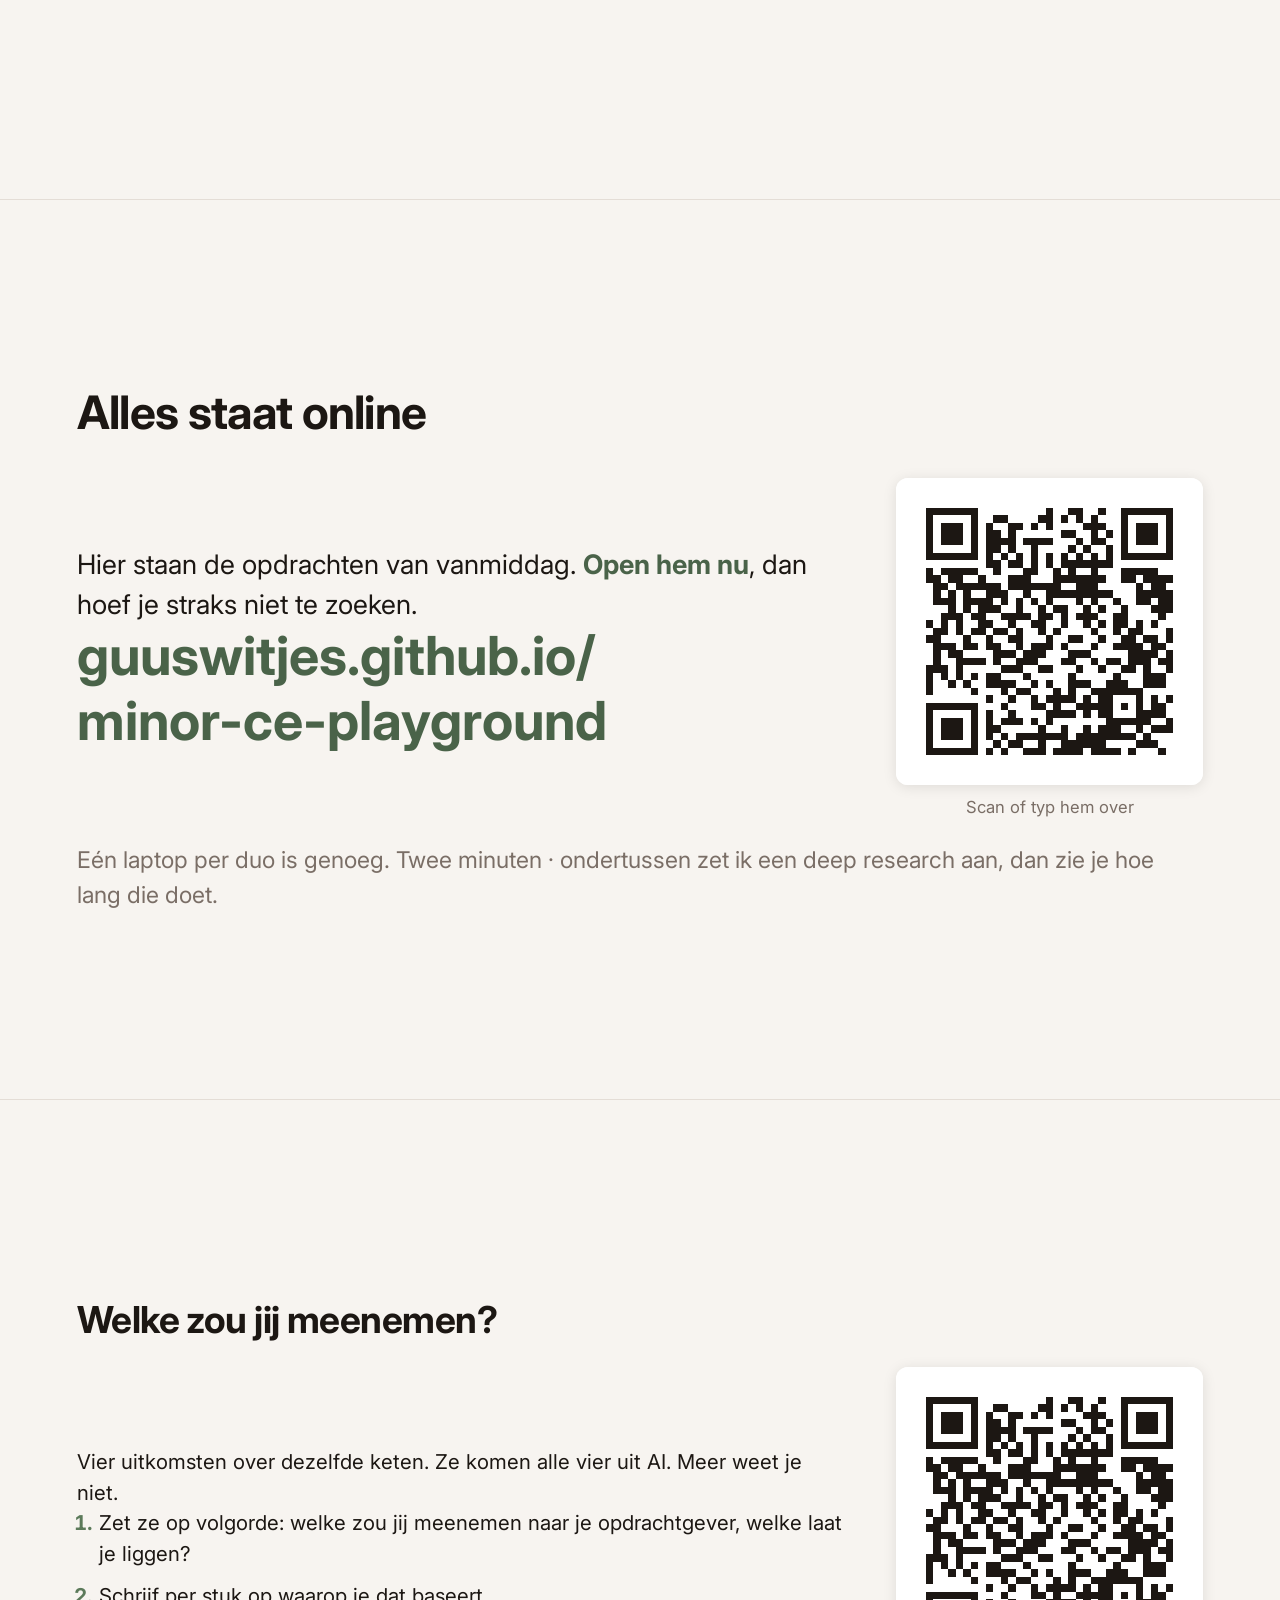
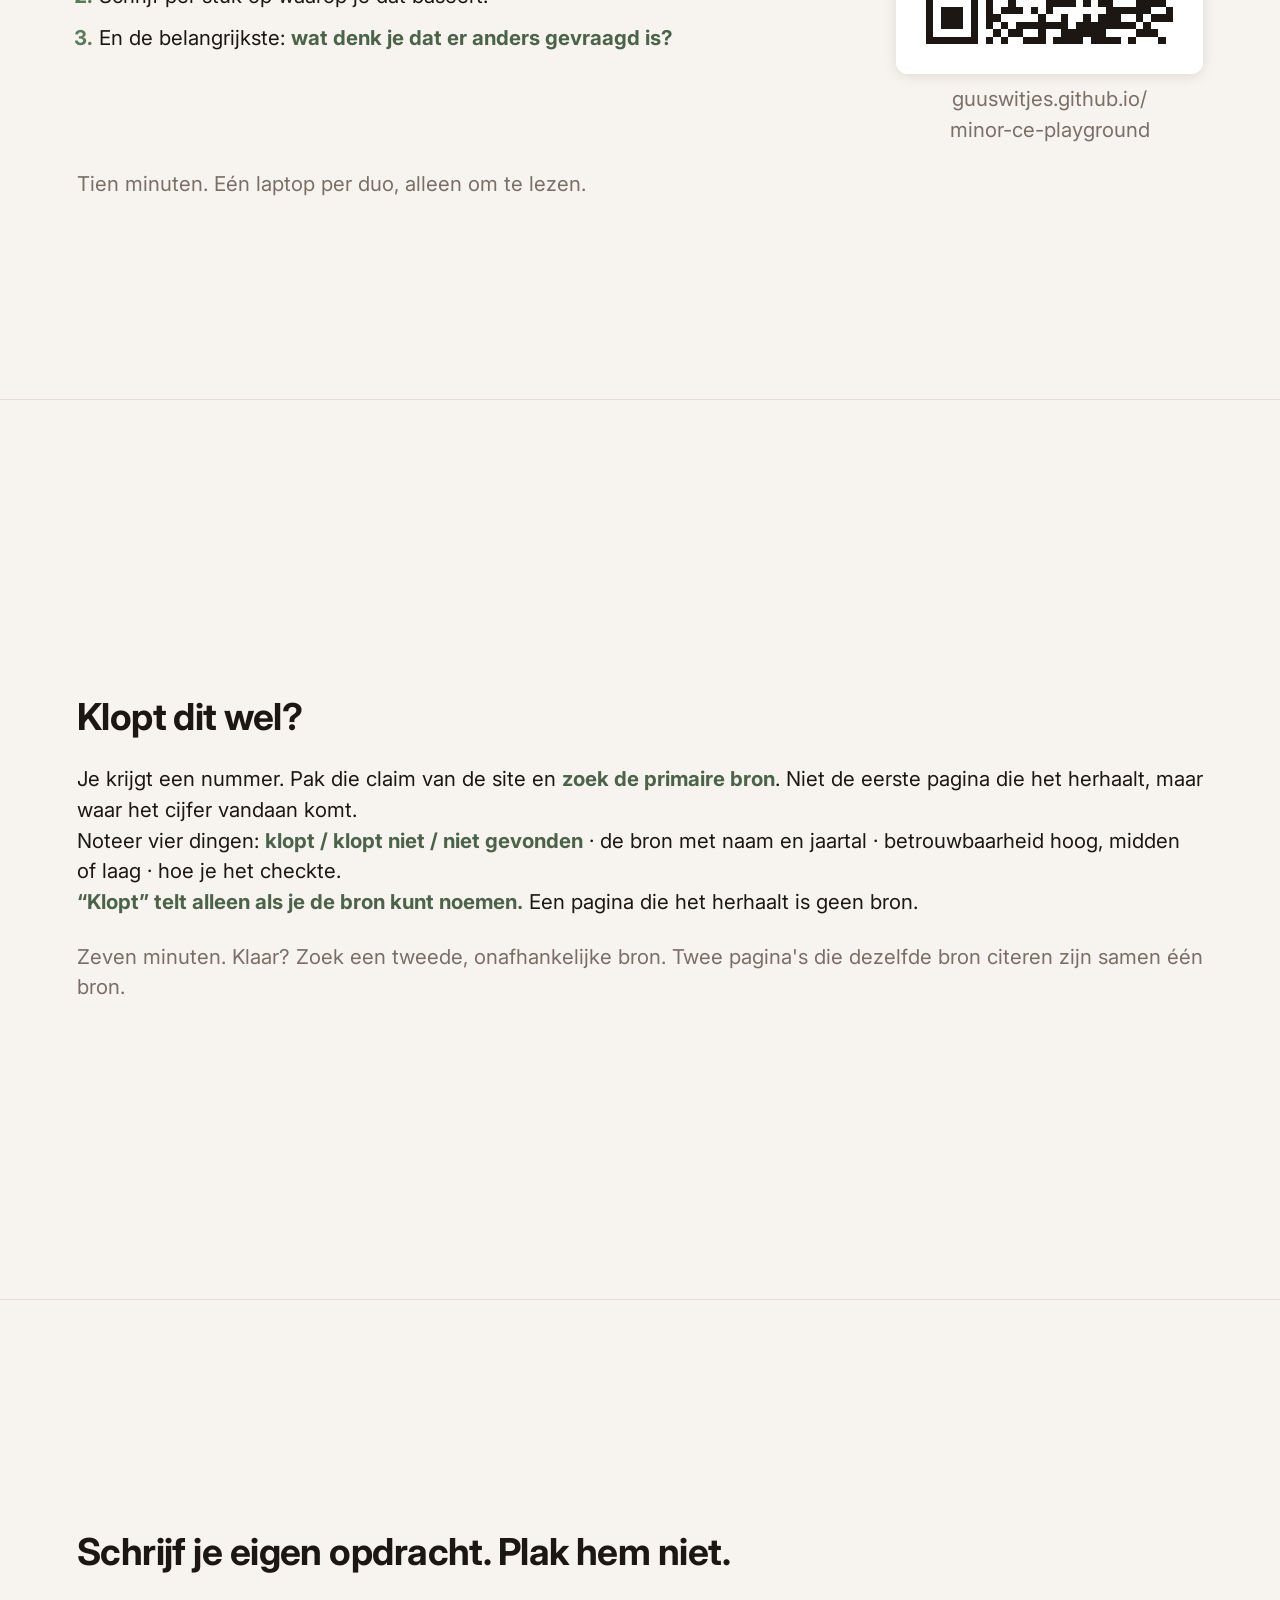
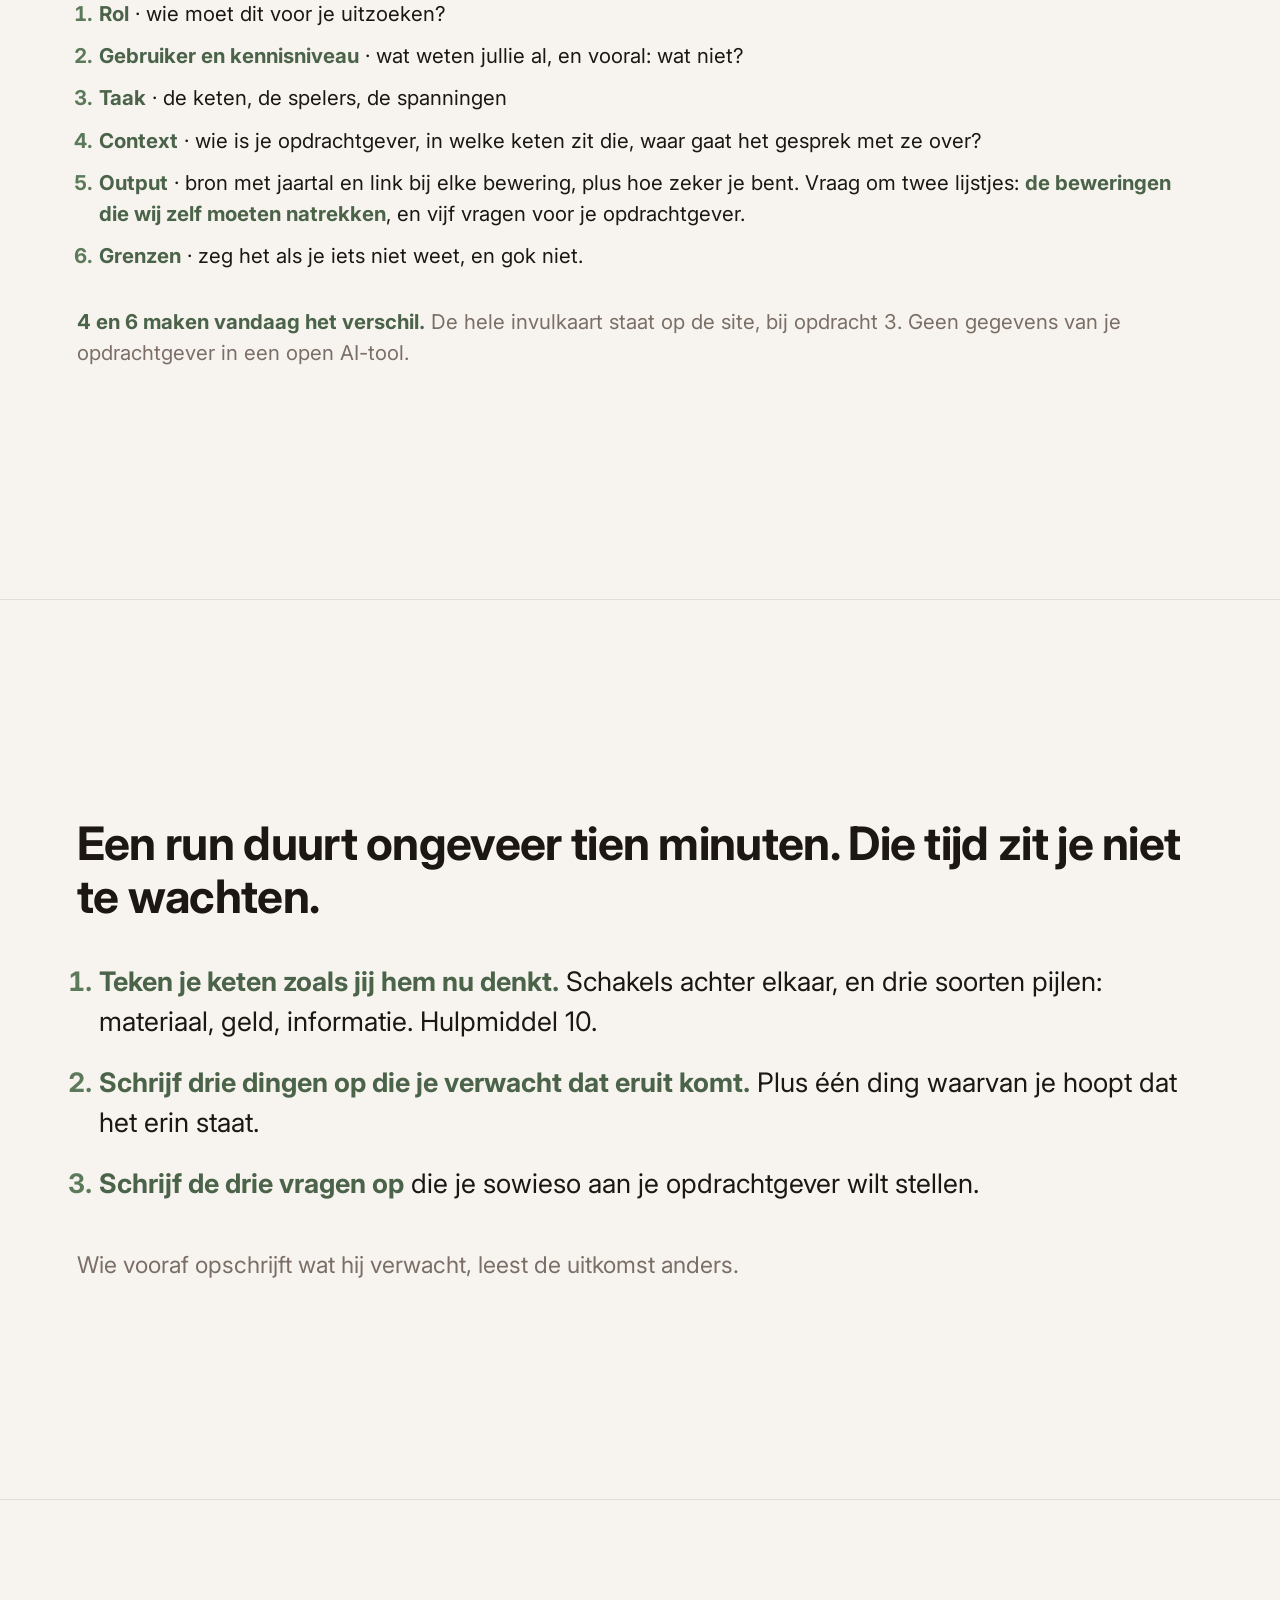
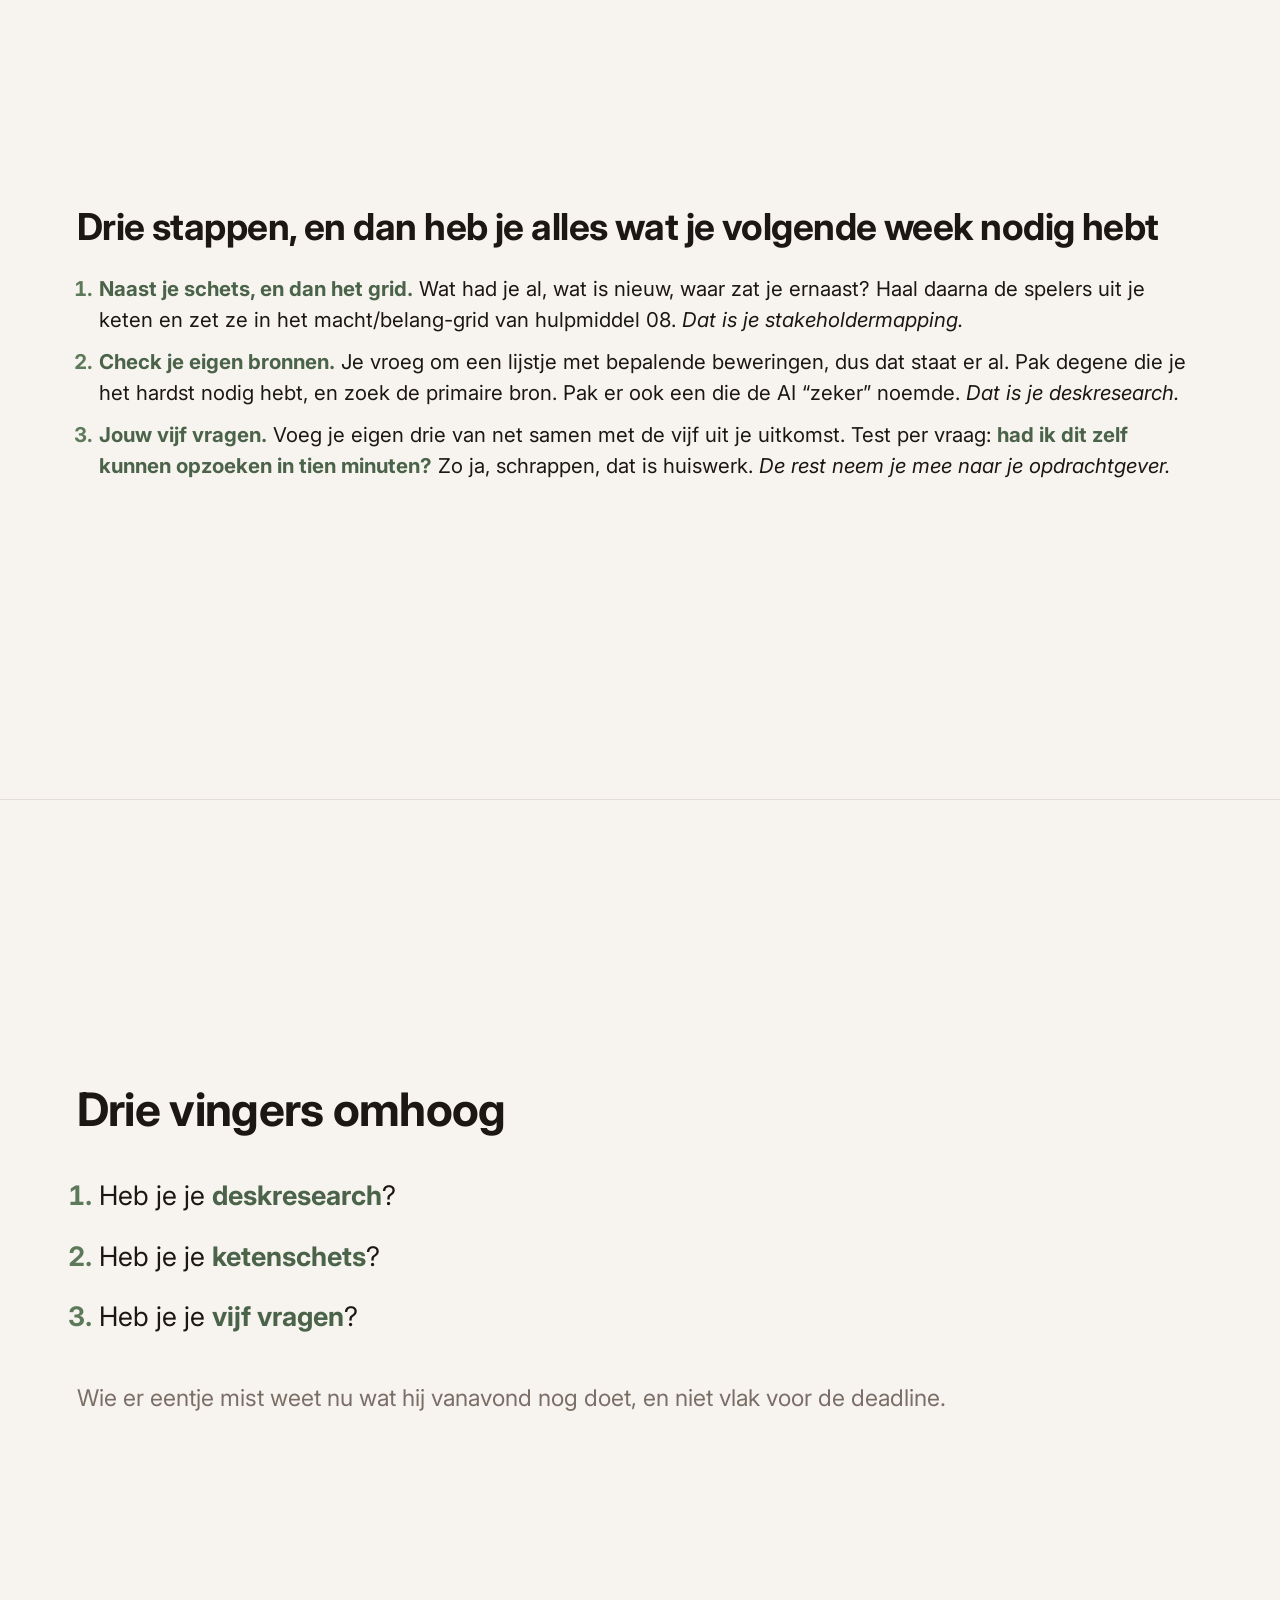
<file: beamer.html>
<!DOCTYPE html>
<html lang="nl">
<head>
  <meta charset="UTF-8">
  <meta name="viewport" content="width=device-width, initial-scale=1.0">
  <title>Beamer sessie 1 | AI Playground</title>
  <link rel="preconnect" href="https://fonts.googleapis.com">
  <link rel="preconnect" href="https://fonts.gstatic.com" crossorigin>
  <link rel="stylesheet" href="https://fonts.googleapis.com/css2?family=Inter:wght@400;500;600;700&display=swap">
  <style>
    :root {
      --accent: #5C7A5A;
      --accent-donker: #4A6349;
      --accent-licht: #EDF3EC;
      --inkt: #1C1713;
      --bg: #F7F4F0;
      --border: #E4DDD6;
      --text-muted: #7A6E66;
      --warm: #7D6034;
    }
    *, *::before, *::after { box-sizing: border-box; margin: 0; padding: 0; }
    html { scroll-snap-type: y mandatory; scroll-behavior: smooth; }
    body {
      font-family: Inter, system-ui, -apple-system, sans-serif;
      background: var(--bg);
      color: var(--inkt);
      -webkit-font-smoothing: antialiased;
    }
    section {
      min-height: 100vh;
      scroll-snap-align: start;
      display: flex;
      flex-direction: column;
      justify-content: center;
      padding: clamp(2rem, 6vw, 6rem);
      border-bottom: 1px solid var(--border);
    }
    .tijd {
      font-size: clamp(0.9rem, 1.4vw, 1.3rem);
      font-weight: 600;
      letter-spacing: 0.08em;
      text-transform: uppercase;
      color: var(--warm);
      margin-bottom: clamp(1rem, 2vw, 2rem);
    }
    h1 {
      font-size: clamp(2rem, 5.5vw, 5rem);
      font-weight: 700;
      line-height: 1.1;
      letter-spacing: -0.02em;
      margin-bottom: clamp(1.5rem, 3vw, 3rem);
    }
    h2 {
      font-size: clamp(1.5rem, 3.6vw, 3.2rem);
      font-weight: 700;
      line-height: 1.15;
      letter-spacing: -0.015em;
      margin-bottom: clamp(1.5rem, 3vw, 2.5rem);
    }
    p, li { font-size: clamp(1.05rem, 2.1vw, 2rem); line-height: 1.5; }
    ol, ul { padding-left: 1.4em; }
    li { margin-bottom: clamp(0.7rem, 1.6vw, 1.6rem); }
    li::marker { color: var(--accent); font-weight: 700; }
    strong { color: var(--accent-donker); }
    .link {
      font-size: clamp(1.4rem, 4.2vw, 4rem);
      font-weight: 700;
      color: var(--accent-donker);
      word-break: break-word;
      line-height: 1.2;
    }
    .sub { font-size: clamp(1rem, 1.8vw, 1.7rem); color: var(--text-muted); margin-top: 1.5rem; }
    .openrij {
      display: flex;
      gap: clamp(1.5rem, 4vw, 4.5rem);
      align-items: center;
      flex-wrap: wrap;
    }
    .openrij .tekst { flex: 1 1 340px; min-width: 0; }
    .qr {
      flex: 0 0 auto;
      width: clamp(150px, 24vw, 360px);
      background: #fff;
      border-radius: 12px;
      box-shadow: 0 2px 14px rgba(0,0,0,0.10);
    }
    .qr svg { display: block; width: 100%; height: auto; border-radius: 12px; }
    .qr-bij { font-size: clamp(0.85rem, 1.3vw, 1.2rem); color: var(--text-muted); text-align: center; margin-top: 0.6rem; }
    pre {
      background: var(--accent-licht);
      border-left: 6px solid var(--accent);
      padding: clamp(1rem, 2.2vw, 2rem);
      overflow-x: auto;
      border-radius: 8px;
      margin-top: 1rem;
    }
    code { font-family: ui-monospace, "SF Mono", Menlo, monospace; font-size: clamp(0.75rem, 1.35vw, 1.25rem); line-height: 1.6; }
    .hint {
      position: fixed; right: 1rem; bottom: 1rem;
      font-size: 0.8rem; color: var(--text-muted);
      background: rgba(255,255,255,0.85); padding: 0.4rem 0.7rem; border-radius: 6px;
    }
    section.compact p, section.compact li { font-size: clamp(0.95rem, 1.6vw, 1.5rem); }
    section.compact li { margin-bottom: clamp(0.5rem, 0.9vw, 0.9rem); }
    section.compact h2 { font-size: clamp(1.3rem, 2.9vw, 2.6rem); margin-bottom: clamp(1rem, 2vw, 1.8rem); }
    .bouwsteen { color: var(--accent-donker); font-weight: 700; }
    .balk {
      position: fixed; right: 0.9rem; bottom: 0.9rem;
      display: flex; align-items: center; gap: 0.5rem;
      font-size: 0.8rem; z-index: 10;
      opacity: 0.35; transition: opacity 0.2s;
    }
    .balk:hover { opacity: 1; }
    .balk button {
      font: inherit; font-weight: 600;
      color: var(--inkt); background: rgba(255,255,255,0.92);
      border: 1px solid var(--border); border-radius: 6px;
      padding: 0.35rem 0.7rem; cursor: pointer;
    }
    .balk button:hover { background: #fff; border-color: var(--accent); }
    .teller { color: var(--text-muted); background: rgba(255,255,255,0.92); padding: 0.35rem 0.55rem; border-radius: 6px; }
    @media print { .balk { display: none; } section { min-height: auto; page-break-after: always; } }
  </style>
</head>
<body>

  <section data-notes="Start bij hun eigen Nijl-uitkomst, niet bij jezelf. Vraag: vorige week bouwden jullie allemaal een onderhandelaar met dezelfde training, waarom hield die ene het vol en de rest niet? Laat ze het zelf zeggen. Komt er 'betere prompt', duw dan door: iedereen had dezelfde promptopbouw geleerd, wat zat er dan anders in? Waar je op uitkomt: het verschil zat niet in hoe ze het vroegen maar in wat ze erin hadden gestopt.">
    <h1>AI Playground</h1>
    <p class="sub">Sessie 1 &middot; deep research, en beoordelen wat eruit komt</p>
  </section>

  <section data-notes="Niet overslaan, dit haalt de is-dit-een-spelletje-vraag weg. Zeg het ongeveer in deze woorden. Sluit dit blok af met de accountpeiling: handen omhoog, wie heeft een betaald ChatGPT-account, wie een betaalde Claude, wie geen van beide. Onthoud waar de lege plekken zitten, daar loop je straks als eerste langs.">
    <h2>Aan het eind heb je drie dingen die je volgende week nodig hebt</h2>
    <ol>
      <li><strong>Een eerste deskresearch op je eigen opdrachtgever</strong>, met bronnen die je zelf hebt gecheckt.
        Dat is een stuk van je lowstake.</li>
      <li><strong>Een schets van de keten</strong> waar die opdrachtgever in zit. Het begin van je stakeholdermapping.</li>
      <li><strong>Vijf vragen om aan je opdrachtgever te stellen</strong>, waarvan het antwoord nergens te vinden is.
        Die heb je nodig zodra je je opdrachtgever spreekt.</li>
    </ol>
  </section>

  <section data-notes="Dit is het moment om de zaal binnen te halen en tegelijk je eigen live deep research te starten op het andere scherm. Zeg het kort: hier staan de opdrachten van vanmiddag, open hem nu, dan hoef je straks niet te zoeken. Een laptop per duo is genoeg. Terwijl zij scannen en laden start jij run C, en dat is precies de werkwijze die je ze vanmiddag leert: je zet de lange klus aan en gaat ondertussen door. Zeg dat er hardop bij. Twee minuten, niet langer. Wie het niet openkrijgt koppel je aan een duo dat het wel heeft, dat lost zichzelf op.">
    <h2>Alles staat online</h2>
    <div class="openrij">
      <div class="tekst">
        <p>Hier staan de opdrachten van vanmiddag. <strong>Open hem nu</strong>, dan hoef je straks niet te zoeken.</p>
        <p class="link">guuswitjes.github.io/<br>minor-ce-playground</p>
      </div>
      <div>
        <div class="qr"><svg viewBox="0 0 41 41" xmlns="http://www.w3.org/2000/svg" shape-rendering="crispEdges" role="img" aria-label="QR-code naar guuswitjes.github.io/minor-ce-playground"><rect width="41" height="41" fill="#ffffff"/><path d="M4 4h1v1h-1zM5 4h1v1h-1zM6 4h1v1h-1zM7 4h1v1h-1zM8 4h1v1h-1zM9 4h1v1h-1zM10 4h1v1h-1zM20 4h1v1h-1zM23 4h1v1h-1zM24 4h1v1h-1zM27 4h1v1h-1zM30 4h1v1h-1zM31 4h1v1h-1zM32 4h1v1h-1zM33 4h1v1h-1zM34 4h1v1h-1zM35 4h1v1h-1zM36 4h1v1h-1zM4 5h1v1h-1zM10 5h1v1h-1zM13 5h1v1h-1zM14 5h1v1h-1zM19 5h1v1h-1zM20 5h1v1h-1zM22 5h1v1h-1zM24 5h1v1h-1zM26 5h1v1h-1zM30 5h1v1h-1zM36 5h1v1h-1zM4 6h1v1h-1zM6 6h1v1h-1zM7 6h1v1h-1zM8 6h1v1h-1zM10 6h1v1h-1zM12 6h1v1h-1zM15 6h1v1h-1zM16 6h1v1h-1zM18 6h1v1h-1zM20 6h1v1h-1zM25 6h1v1h-1zM26 6h1v1h-1zM27 6h1v1h-1zM30 6h1v1h-1zM32 6h1v1h-1zM33 6h1v1h-1zM34 6h1v1h-1zM36 6h1v1h-1zM4 7h1v1h-1zM6 7h1v1h-1zM7 7h1v1h-1zM8 7h1v1h-1zM10 7h1v1h-1zM12 7h1v1h-1zM13 7h1v1h-1zM15 7h1v1h-1zM22 7h1v1h-1zM23 7h1v1h-1zM26 7h1v1h-1zM28 7h1v1h-1zM30 7h1v1h-1zM32 7h1v1h-1zM33 7h1v1h-1zM34 7h1v1h-1zM36 7h1v1h-1zM4 8h1v1h-1zM6 8h1v1h-1zM7 8h1v1h-1zM8 8h1v1h-1zM10 8h1v1h-1zM12 8h1v1h-1zM13 8h1v1h-1zM14 8h1v1h-1zM15 8h1v1h-1zM17 8h1v1h-1zM18 8h1v1h-1zM19 8h1v1h-1zM20 8h1v1h-1zM24 8h1v1h-1zM26 8h1v1h-1zM27 8h1v1h-1zM30 8h1v1h-1zM32 8h1v1h-1zM33 8h1v1h-1zM34 8h1v1h-1zM36 8h1v1h-1zM4 9h1v1h-1zM10 9h1v1h-1zM12 9h1v1h-1zM13 9h1v1h-1zM15 9h1v1h-1zM18 9h1v1h-1zM23 9h1v1h-1zM25 9h1v1h-1zM28 9h1v1h-1zM30 9h1v1h-1zM36 9h1v1h-1zM4 10h1v1h-1zM5 10h1v1h-1zM6 10h1v1h-1zM7 10h1v1h-1zM8 10h1v1h-1zM9 10h1v1h-1zM10 10h1v1h-1zM12 10h1v1h-1zM14 10h1v1h-1zM16 10h1v1h-1zM18 10h1v1h-1zM20 10h1v1h-1zM22 10h1v1h-1zM24 10h1v1h-1zM26 10h1v1h-1zM28 10h1v1h-1zM30 10h1v1h-1zM31 10h1v1h-1zM32 10h1v1h-1zM33 10h1v1h-1zM34 10h1v1h-1zM35 10h1v1h-1zM36 10h1v1h-1zM12 11h1v1h-1zM13 11h1v1h-1zM15 11h1v1h-1zM16 11h1v1h-1zM18 11h1v1h-1zM20 11h1v1h-1zM22 11h1v1h-1zM23 11h1v1h-1zM24 11h1v1h-1zM25 11h1v1h-1zM26 11h1v1h-1zM27 11h1v1h-1zM28 11h1v1h-1zM4 12h1v1h-1zM6 12h1v1h-1zM7 12h1v1h-1zM8 12h1v1h-1zM9 12h1v1h-1zM10 12h1v1h-1zM13 12h1v1h-1zM17 12h1v1h-1zM18 12h1v1h-1zM21 12h1v1h-1zM23 12h1v1h-1zM26 12h1v1h-1zM30 12h1v1h-1zM31 12h1v1h-1zM32 12h1v1h-1zM33 12h1v1h-1zM34 12h1v1h-1zM4 13h1v1h-1zM5 13h1v1h-1zM7 13h1v1h-1zM8 13h1v1h-1zM11 13h1v1h-1zM15 13h1v1h-1zM16 13h1v1h-1zM17 13h1v1h-1zM21 13h1v1h-1zM22 13h1v1h-1zM23 13h1v1h-1zM24 13h1v1h-1zM25 13h1v1h-1zM26 13h1v1h-1zM27 13h1v1h-1zM30 13h1v1h-1zM31 13h1v1h-1zM33 13h1v1h-1zM34 13h1v1h-1zM35 13h1v1h-1zM36 13h1v1h-1zM5 14h1v1h-1zM6 14h1v1h-1zM8 14h1v1h-1zM9 14h1v1h-1zM10 14h1v1h-1zM11 14h1v1h-1zM12 14h1v1h-1zM13 14h1v1h-1zM15 14h1v1h-1zM16 14h1v1h-1zM17 14h1v1h-1zM18 14h1v1h-1zM19 14h1v1h-1zM20 14h1v1h-1zM21 14h1v1h-1zM24 14h1v1h-1zM25 14h1v1h-1zM26 14h1v1h-1zM32 14h1v1h-1zM34 14h1v1h-1zM35 14h1v1h-1zM5 15h1v1h-1zM7 15h1v1h-1zM9 15h1v1h-1zM12 15h1v1h-1zM13 15h1v1h-1zM14 15h1v1h-1zM17 15h1v1h-1zM20 15h1v1h-1zM21 15h1v1h-1zM22 15h1v1h-1zM23 15h1v1h-1zM24 15h1v1h-1zM25 15h1v1h-1zM26 15h1v1h-1zM27 15h1v1h-1zM28 15h1v1h-1zM32 15h1v1h-1zM33 15h1v1h-1zM34 15h1v1h-1zM35 15h1v1h-1zM36 15h1v1h-1zM5 16h1v1h-1zM6 16h1v1h-1zM7 16h1v1h-1zM9 16h1v1h-1zM10 16h1v1h-1zM11 16h1v1h-1zM12 16h1v1h-1zM14 16h1v1h-1zM16 16h1v1h-1zM18 16h1v1h-1zM20 16h1v1h-1zM24 16h1v1h-1zM26 16h1v1h-1zM29 16h1v1h-1zM32 16h1v1h-1zM33 16h1v1h-1zM35 16h1v1h-1zM36 16h1v1h-1zM7 17h1v1h-1zM9 17h1v1h-1zM11 17h1v1h-1zM12 17h1v1h-1zM13 17h1v1h-1zM16 17h1v1h-1zM19 17h1v1h-1zM21 17h1v1h-1zM22 17h1v1h-1zM25 17h1v1h-1zM27 17h1v1h-1zM30 17h1v1h-1zM34 17h1v1h-1zM35 17h1v1h-1zM36 17h1v1h-1zM6 18h1v1h-1zM7 18h1v1h-1zM8 18h1v1h-1zM10 18h1v1h-1zM11 18h1v1h-1zM14 18h1v1h-1zM15 18h1v1h-1zM16 18h1v1h-1zM17 18h1v1h-1zM19 18h1v1h-1zM20 18h1v1h-1zM22 18h1v1h-1zM24 18h1v1h-1zM25 18h1v1h-1zM26 18h1v1h-1zM29 18h1v1h-1zM30 18h1v1h-1zM35 18h1v1h-1zM4 19h1v1h-1zM6 19h1v1h-1zM8 19h1v1h-1zM11 19h1v1h-1zM12 19h1v1h-1zM15 19h1v1h-1zM18 19h1v1h-1zM19 19h1v1h-1zM22 19h1v1h-1zM25 19h1v1h-1zM27 19h1v1h-1zM29 19h1v1h-1zM30 19h1v1h-1zM32 19h1v1h-1zM34 19h1v1h-1zM5 20h1v1h-1zM6 20h1v1h-1zM8 20h1v1h-1zM10 20h1v1h-1zM11 20h1v1h-1zM13 20h1v1h-1zM14 20h1v1h-1zM16 20h1v1h-1zM19 20h1v1h-1zM21 20h1v1h-1zM26 20h1v1h-1zM29 20h1v1h-1zM31 20h1v1h-1zM32 20h1v1h-1zM36 20h1v1h-1zM4 21h1v1h-1zM5 21h1v1h-1zM9 21h1v1h-1zM12 21h1v1h-1zM15 21h1v1h-1zM16 21h1v1h-1zM20 21h1v1h-1zM23 21h1v1h-1zM24 21h1v1h-1zM27 21h1v1h-1zM30 21h1v1h-1zM31 21h1v1h-1zM33 21h1v1h-1zM34 21h1v1h-1zM36 21h1v1h-1zM5 22h1v1h-1zM6 22h1v1h-1zM7 22h1v1h-1zM9 22h1v1h-1zM10 22h1v1h-1zM12 22h1v1h-1zM13 22h1v1h-1zM16 22h1v1h-1zM18 22h1v1h-1zM19 22h1v1h-1zM20 22h1v1h-1zM22 22h1v1h-1zM26 22h1v1h-1zM29 22h1v1h-1zM30 22h1v1h-1zM31 22h1v1h-1zM32 22h1v1h-1zM34 22h1v1h-1zM35 22h1v1h-1zM5 23h1v1h-1zM7 23h1v1h-1zM8 23h1v1h-1zM13 23h1v1h-1zM14 23h1v1h-1zM15 23h1v1h-1zM17 23h1v1h-1zM18 23h1v1h-1zM19 23h1v1h-1zM23 23h1v1h-1zM24 23h1v1h-1zM25 23h1v1h-1zM31 23h1v1h-1zM32 23h1v1h-1zM33 23h1v1h-1zM34 23h1v1h-1zM36 23h1v1h-1zM5 24h1v1h-1zM8 24h1v1h-1zM9 24h1v1h-1zM10 24h1v1h-1zM11 24h1v1h-1zM13 24h1v1h-1zM16 24h1v1h-1zM17 24h1v1h-1zM18 24h1v1h-1zM22 24h1v1h-1zM23 24h1v1h-1zM26 24h1v1h-1zM28 24h1v1h-1zM29 24h1v1h-1zM31 24h1v1h-1zM32 24h1v1h-1zM33 24h1v1h-1zM35 24h1v1h-1zM36 24h1v1h-1zM4 25h1v1h-1zM5 25h1v1h-1zM6 25h1v1h-1zM8 25h1v1h-1zM14 25h1v1h-1zM15 25h1v1h-1zM16 25h1v1h-1zM19 25h1v1h-1zM20 25h1v1h-1zM24 25h1v1h-1zM27 25h1v1h-1zM30 25h1v1h-1zM31 25h1v1h-1zM33 25h1v1h-1zM36 25h1v1h-1zM4 26h1v1h-1zM6 26h1v1h-1zM8 26h1v1h-1zM10 26h1v1h-1zM12 26h1v1h-1zM13 26h1v1h-1zM17 26h1v1h-1zM23 26h1v1h-1zM29 26h1v1h-1zM33 26h1v1h-1zM34 26h1v1h-1zM35 26h1v1h-1zM4 27h1v1h-1zM7 27h1v1h-1zM9 27h1v1h-1zM12 27h1v1h-1zM13 27h1v1h-1zM14 27h1v1h-1zM15 27h1v1h-1zM18 27h1v1h-1zM20 27h1v1h-1zM23 27h1v1h-1zM24 27h1v1h-1zM25 27h1v1h-1zM28 27h1v1h-1zM29 27h1v1h-1zM30 27h1v1h-1zM33 27h1v1h-1zM34 27h1v1h-1zM35 27h1v1h-1zM4 28h1v1h-1zM10 28h1v1h-1zM14 28h1v1h-1zM16 28h1v1h-1zM17 28h1v1h-1zM21 28h1v1h-1zM23 28h1v1h-1zM26 28h1v1h-1zM27 28h1v1h-1zM28 28h1v1h-1zM29 28h1v1h-1zM30 28h1v1h-1zM31 28h1v1h-1zM32 28h1v1h-1zM12 29h1v1h-1zM15 29h1v1h-1zM18 29h1v1h-1zM20 29h1v1h-1zM21 29h1v1h-1zM22 29h1v1h-1zM23 29h1v1h-1zM25 29h1v1h-1zM27 29h1v1h-1zM28 29h1v1h-1zM32 29h1v1h-1zM34 29h1v1h-1zM36 29h1v1h-1zM4 30h1v1h-1zM5 30h1v1h-1zM6 30h1v1h-1zM7 30h1v1h-1zM8 30h1v1h-1zM9 30h1v1h-1zM10 30h1v1h-1zM14 30h1v1h-1zM18 30h1v1h-1zM19 30h1v1h-1zM21 30h1v1h-1zM24 30h1v1h-1zM25 30h1v1h-1zM26 30h1v1h-1zM27 30h1v1h-1zM28 30h1v1h-1zM30 30h1v1h-1zM32 30h1v1h-1zM34 30h1v1h-1zM35 30h1v1h-1zM4 31h1v1h-1zM10 31h1v1h-1zM12 31h1v1h-1zM15 31h1v1h-1zM20 31h1v1h-1zM21 31h1v1h-1zM22 31h1v1h-1zM23 31h1v1h-1zM25 31h1v1h-1zM27 31h1v1h-1zM28 31h1v1h-1zM32 31h1v1h-1zM33 31h1v1h-1zM34 31h1v1h-1zM35 31h1v1h-1zM4 32h1v1h-1zM6 32h1v1h-1zM7 32h1v1h-1zM8 32h1v1h-1zM10 32h1v1h-1zM12 32h1v1h-1zM14 32h1v1h-1zM15 32h1v1h-1zM16 32h1v1h-1zM18 32h1v1h-1zM20 32h1v1h-1zM28 32h1v1h-1zM29 32h1v1h-1zM30 32h1v1h-1zM31 32h1v1h-1zM32 32h1v1h-1zM33 32h1v1h-1zM36 32h1v1h-1zM4 33h1v1h-1zM6 33h1v1h-1zM7 33h1v1h-1zM8 33h1v1h-1zM10 33h1v1h-1zM12 33h1v1h-1zM13 33h1v1h-1zM19 33h1v1h-1zM22 33h1v1h-1zM25 33h1v1h-1zM27 33h1v1h-1zM28 33h1v1h-1zM29 33h1v1h-1zM32 33h1v1h-1zM34 33h1v1h-1zM35 33h1v1h-1zM36 33h1v1h-1zM4 34h1v1h-1zM6 34h1v1h-1zM7 34h1v1h-1zM8 34h1v1h-1zM10 34h1v1h-1zM12 34h1v1h-1zM14 34h1v1h-1zM16 34h1v1h-1zM17 34h1v1h-1zM18 34h1v1h-1zM19 34h1v1h-1zM20 34h1v1h-1zM21 34h1v1h-1zM22 34h1v1h-1zM24 34h1v1h-1zM25 34h1v1h-1zM26 34h1v1h-1zM27 34h1v1h-1zM28 34h1v1h-1zM29 34h1v1h-1zM30 34h1v1h-1zM31 34h1v1h-1zM33 34h1v1h-1zM4 35h1v1h-1zM10 35h1v1h-1zM13 35h1v1h-1zM15 35h1v1h-1zM16 35h1v1h-1zM19 35h1v1h-1zM22 35h1v1h-1zM23 35h1v1h-1zM24 35h1v1h-1zM25 35h1v1h-1zM26 35h1v1h-1zM27 35h1v1h-1zM32 35h1v1h-1zM33 35h1v1h-1zM34 35h1v1h-1zM4 36h1v1h-1zM5 36h1v1h-1zM6 36h1v1h-1zM7 36h1v1h-1zM8 36h1v1h-1zM9 36h1v1h-1zM10 36h1v1h-1zM12 36h1v1h-1zM14 36h1v1h-1zM17 36h1v1h-1zM18 36h1v1h-1zM19 36h1v1h-1zM21 36h1v1h-1zM22 36h1v1h-1zM23 36h1v1h-1zM24 36h1v1h-1zM26 36h1v1h-1zM27 36h1v1h-1zM28 36h1v1h-1zM29 36h1v1h-1zM31 36h1v1h-1zM35 36h1v1h-1z" fill="#1C1713"/></svg></div>
        <p class="qr-bij">Scan of typ hem over</p>
      </div>
    </div>
    <p class="sub">E&eacute;n laptop per duo is genoeg. Twee minuten &middot; ondertussen zet ik een deep research aan, dan zie je hoe lang die doet.</p>
  </section>

  <section class="compact" data-notes="Start eerst je live deep research op het andere scherm, dan pas deze slide. Zeg erbij dat je hem laat lopen en ondertussen doorgaat, want dat is precies de werkwijze van straks. Vraag drie is het punt, niet de ranglijst. Verwacht dat een deel uitkomst 4 bovenaan zet vanwege de Gelderse context met 2Switch, en dat een deel uitkomst 2 hoog zet omdat die de langste is. Allebei prima, doorvragen. Merkt iemand op dat ze oplopen met het nummer: belonen en vragen waarom.">
    <h2>Welke zou jij meenemen?</h2>
    <div class="openrij">
      <div class="tekst">
        <p>Vier uitkomsten over dezelfde keten. Ze komen alle vier uit AI. Meer weet je niet.</p>
        <ol>
          <li>Zet ze op volgorde: welke zou jij meenemen naar je opdrachtgever, welke laat je liggen?</li>
          <li>Schrijf per stuk op waarop je dat baseert.</li>
          <li>En de belangrijkste: <strong>wat denk je dat er anders gevraagd is?</strong></li>
        </ol>
      </div>
      <div>
        <div class="qr"><svg viewBox="0 0 41 41" xmlns="http://www.w3.org/2000/svg" shape-rendering="crispEdges" role="img" aria-label="QR-code naar guuswitjes.github.io/minor-ce-playground"><rect width="41" height="41" fill="#ffffff"/><path d="M4 4h1v1h-1zM5 4h1v1h-1zM6 4h1v1h-1zM7 4h1v1h-1zM8 4h1v1h-1zM9 4h1v1h-1zM10 4h1v1h-1zM20 4h1v1h-1zM23 4h1v1h-1zM24 4h1v1h-1zM27 4h1v1h-1zM30 4h1v1h-1zM31 4h1v1h-1zM32 4h1v1h-1zM33 4h1v1h-1zM34 4h1v1h-1zM35 4h1v1h-1zM36 4h1v1h-1zM4 5h1v1h-1zM10 5h1v1h-1zM13 5h1v1h-1zM14 5h1v1h-1zM19 5h1v1h-1zM20 5h1v1h-1zM22 5h1v1h-1zM24 5h1v1h-1zM26 5h1v1h-1zM30 5h1v1h-1zM36 5h1v1h-1zM4 6h1v1h-1zM6 6h1v1h-1zM7 6h1v1h-1zM8 6h1v1h-1zM10 6h1v1h-1zM12 6h1v1h-1zM15 6h1v1h-1zM16 6h1v1h-1zM18 6h1v1h-1zM20 6h1v1h-1zM25 6h1v1h-1zM26 6h1v1h-1zM27 6h1v1h-1zM30 6h1v1h-1zM32 6h1v1h-1zM33 6h1v1h-1zM34 6h1v1h-1zM36 6h1v1h-1zM4 7h1v1h-1zM6 7h1v1h-1zM7 7h1v1h-1zM8 7h1v1h-1zM10 7h1v1h-1zM12 7h1v1h-1zM13 7h1v1h-1zM15 7h1v1h-1zM22 7h1v1h-1zM23 7h1v1h-1zM26 7h1v1h-1zM28 7h1v1h-1zM30 7h1v1h-1zM32 7h1v1h-1zM33 7h1v1h-1zM34 7h1v1h-1zM36 7h1v1h-1zM4 8h1v1h-1zM6 8h1v1h-1zM7 8h1v1h-1zM8 8h1v1h-1zM10 8h1v1h-1zM12 8h1v1h-1zM13 8h1v1h-1zM14 8h1v1h-1zM15 8h1v1h-1zM17 8h1v1h-1zM18 8h1v1h-1zM19 8h1v1h-1zM20 8h1v1h-1zM24 8h1v1h-1zM26 8h1v1h-1zM27 8h1v1h-1zM30 8h1v1h-1zM32 8h1v1h-1zM33 8h1v1h-1zM34 8h1v1h-1zM36 8h1v1h-1zM4 9h1v1h-1zM10 9h1v1h-1zM12 9h1v1h-1zM13 9h1v1h-1zM15 9h1v1h-1zM18 9h1v1h-1zM23 9h1v1h-1zM25 9h1v1h-1zM28 9h1v1h-1zM30 9h1v1h-1zM36 9h1v1h-1zM4 10h1v1h-1zM5 10h1v1h-1zM6 10h1v1h-1zM7 10h1v1h-1zM8 10h1v1h-1zM9 10h1v1h-1zM10 10h1v1h-1zM12 10h1v1h-1zM14 10h1v1h-1zM16 10h1v1h-1zM18 10h1v1h-1zM20 10h1v1h-1zM22 10h1v1h-1zM24 10h1v1h-1zM26 10h1v1h-1zM28 10h1v1h-1zM30 10h1v1h-1zM31 10h1v1h-1zM32 10h1v1h-1zM33 10h1v1h-1zM34 10h1v1h-1zM35 10h1v1h-1zM36 10h1v1h-1zM12 11h1v1h-1zM13 11h1v1h-1zM15 11h1v1h-1zM16 11h1v1h-1zM18 11h1v1h-1zM20 11h1v1h-1zM22 11h1v1h-1zM23 11h1v1h-1zM24 11h1v1h-1zM25 11h1v1h-1zM26 11h1v1h-1zM27 11h1v1h-1zM28 11h1v1h-1zM4 12h1v1h-1zM6 12h1v1h-1zM7 12h1v1h-1zM8 12h1v1h-1zM9 12h1v1h-1zM10 12h1v1h-1zM13 12h1v1h-1zM17 12h1v1h-1zM18 12h1v1h-1zM21 12h1v1h-1zM23 12h1v1h-1zM26 12h1v1h-1zM30 12h1v1h-1zM31 12h1v1h-1zM32 12h1v1h-1zM33 12h1v1h-1zM34 12h1v1h-1zM4 13h1v1h-1zM5 13h1v1h-1zM7 13h1v1h-1zM8 13h1v1h-1zM11 13h1v1h-1zM15 13h1v1h-1zM16 13h1v1h-1zM17 13h1v1h-1zM21 13h1v1h-1zM22 13h1v1h-1zM23 13h1v1h-1zM24 13h1v1h-1zM25 13h1v1h-1zM26 13h1v1h-1zM27 13h1v1h-1zM30 13h1v1h-1zM31 13h1v1h-1zM33 13h1v1h-1zM34 13h1v1h-1zM35 13h1v1h-1zM36 13h1v1h-1zM5 14h1v1h-1zM6 14h1v1h-1zM8 14h1v1h-1zM9 14h1v1h-1zM10 14h1v1h-1zM11 14h1v1h-1zM12 14h1v1h-1zM13 14h1v1h-1zM15 14h1v1h-1zM16 14h1v1h-1zM17 14h1v1h-1zM18 14h1v1h-1zM19 14h1v1h-1zM20 14h1v1h-1zM21 14h1v1h-1zM24 14h1v1h-1zM25 14h1v1h-1zM26 14h1v1h-1zM32 14h1v1h-1zM34 14h1v1h-1zM35 14h1v1h-1zM5 15h1v1h-1zM7 15h1v1h-1zM9 15h1v1h-1zM12 15h1v1h-1zM13 15h1v1h-1zM14 15h1v1h-1zM17 15h1v1h-1zM20 15h1v1h-1zM21 15h1v1h-1zM22 15h1v1h-1zM23 15h1v1h-1zM24 15h1v1h-1zM25 15h1v1h-1zM26 15h1v1h-1zM27 15h1v1h-1zM28 15h1v1h-1zM32 15h1v1h-1zM33 15h1v1h-1zM34 15h1v1h-1zM35 15h1v1h-1zM36 15h1v1h-1zM5 16h1v1h-1zM6 16h1v1h-1zM7 16h1v1h-1zM9 16h1v1h-1zM10 16h1v1h-1zM11 16h1v1h-1zM12 16h1v1h-1zM14 16h1v1h-1zM16 16h1v1h-1zM18 16h1v1h-1zM20 16h1v1h-1zM24 16h1v1h-1zM26 16h1v1h-1zM29 16h1v1h-1zM32 16h1v1h-1zM33 16h1v1h-1zM35 16h1v1h-1zM36 16h1v1h-1zM7 17h1v1h-1zM9 17h1v1h-1zM11 17h1v1h-1zM12 17h1v1h-1zM13 17h1v1h-1zM16 17h1v1h-1zM19 17h1v1h-1zM21 17h1v1h-1zM22 17h1v1h-1zM25 17h1v1h-1zM27 17h1v1h-1zM30 17h1v1h-1zM34 17h1v1h-1zM35 17h1v1h-1zM36 17h1v1h-1zM6 18h1v1h-1zM7 18h1v1h-1zM8 18h1v1h-1zM10 18h1v1h-1zM11 18h1v1h-1zM14 18h1v1h-1zM15 18h1v1h-1zM16 18h1v1h-1zM17 18h1v1h-1zM19 18h1v1h-1zM20 18h1v1h-1zM22 18h1v1h-1zM24 18h1v1h-1zM25 18h1v1h-1zM26 18h1v1h-1zM29 18h1v1h-1zM30 18h1v1h-1zM35 18h1v1h-1zM4 19h1v1h-1zM6 19h1v1h-1zM8 19h1v1h-1zM11 19h1v1h-1zM12 19h1v1h-1zM15 19h1v1h-1zM18 19h1v1h-1zM19 19h1v1h-1zM22 19h1v1h-1zM25 19h1v1h-1zM27 19h1v1h-1zM29 19h1v1h-1zM30 19h1v1h-1zM32 19h1v1h-1zM34 19h1v1h-1zM5 20h1v1h-1zM6 20h1v1h-1zM8 20h1v1h-1zM10 20h1v1h-1zM11 20h1v1h-1zM13 20h1v1h-1zM14 20h1v1h-1zM16 20h1v1h-1zM19 20h1v1h-1zM21 20h1v1h-1zM26 20h1v1h-1zM29 20h1v1h-1zM31 20h1v1h-1zM32 20h1v1h-1zM36 20h1v1h-1zM4 21h1v1h-1zM5 21h1v1h-1zM9 21h1v1h-1zM12 21h1v1h-1zM15 21h1v1h-1zM16 21h1v1h-1zM20 21h1v1h-1zM23 21h1v1h-1zM24 21h1v1h-1zM27 21h1v1h-1zM30 21h1v1h-1zM31 21h1v1h-1zM33 21h1v1h-1zM34 21h1v1h-1zM36 21h1v1h-1zM5 22h1v1h-1zM6 22h1v1h-1zM7 22h1v1h-1zM9 22h1v1h-1zM10 22h1v1h-1zM12 22h1v1h-1zM13 22h1v1h-1zM16 22h1v1h-1zM18 22h1v1h-1zM19 22h1v1h-1zM20 22h1v1h-1zM22 22h1v1h-1zM26 22h1v1h-1zM29 22h1v1h-1zM30 22h1v1h-1zM31 22h1v1h-1zM32 22h1v1h-1zM34 22h1v1h-1zM35 22h1v1h-1zM5 23h1v1h-1zM7 23h1v1h-1zM8 23h1v1h-1zM13 23h1v1h-1zM14 23h1v1h-1zM15 23h1v1h-1zM17 23h1v1h-1zM18 23h1v1h-1zM19 23h1v1h-1zM23 23h1v1h-1zM24 23h1v1h-1zM25 23h1v1h-1zM31 23h1v1h-1zM32 23h1v1h-1zM33 23h1v1h-1zM34 23h1v1h-1zM36 23h1v1h-1zM5 24h1v1h-1zM8 24h1v1h-1zM9 24h1v1h-1zM10 24h1v1h-1zM11 24h1v1h-1zM13 24h1v1h-1zM16 24h1v1h-1zM17 24h1v1h-1zM18 24h1v1h-1zM22 24h1v1h-1zM23 24h1v1h-1zM26 24h1v1h-1zM28 24h1v1h-1zM29 24h1v1h-1zM31 24h1v1h-1zM32 24h1v1h-1zM33 24h1v1h-1zM35 24h1v1h-1zM36 24h1v1h-1zM4 25h1v1h-1zM5 25h1v1h-1zM6 25h1v1h-1zM8 25h1v1h-1zM14 25h1v1h-1zM15 25h1v1h-1zM16 25h1v1h-1zM19 25h1v1h-1zM20 25h1v1h-1zM24 25h1v1h-1zM27 25h1v1h-1zM30 25h1v1h-1zM31 25h1v1h-1zM33 25h1v1h-1zM36 25h1v1h-1zM4 26h1v1h-1zM6 26h1v1h-1zM8 26h1v1h-1zM10 26h1v1h-1zM12 26h1v1h-1zM13 26h1v1h-1zM17 26h1v1h-1zM23 26h1v1h-1zM29 26h1v1h-1zM33 26h1v1h-1zM34 26h1v1h-1zM35 26h1v1h-1zM4 27h1v1h-1zM7 27h1v1h-1zM9 27h1v1h-1zM12 27h1v1h-1zM13 27h1v1h-1zM14 27h1v1h-1zM15 27h1v1h-1zM18 27h1v1h-1zM20 27h1v1h-1zM23 27h1v1h-1zM24 27h1v1h-1zM25 27h1v1h-1zM28 27h1v1h-1zM29 27h1v1h-1zM30 27h1v1h-1zM33 27h1v1h-1zM34 27h1v1h-1zM35 27h1v1h-1zM4 28h1v1h-1zM10 28h1v1h-1zM14 28h1v1h-1zM16 28h1v1h-1zM17 28h1v1h-1zM21 28h1v1h-1zM23 28h1v1h-1zM26 28h1v1h-1zM27 28h1v1h-1zM28 28h1v1h-1zM29 28h1v1h-1zM30 28h1v1h-1zM31 28h1v1h-1zM32 28h1v1h-1zM12 29h1v1h-1zM15 29h1v1h-1zM18 29h1v1h-1zM20 29h1v1h-1zM21 29h1v1h-1zM22 29h1v1h-1zM23 29h1v1h-1zM25 29h1v1h-1zM27 29h1v1h-1zM28 29h1v1h-1zM32 29h1v1h-1zM34 29h1v1h-1zM36 29h1v1h-1zM4 30h1v1h-1zM5 30h1v1h-1zM6 30h1v1h-1zM7 30h1v1h-1zM8 30h1v1h-1zM9 30h1v1h-1zM10 30h1v1h-1zM14 30h1v1h-1zM18 30h1v1h-1zM19 30h1v1h-1zM21 30h1v1h-1zM24 30h1v1h-1zM25 30h1v1h-1zM26 30h1v1h-1zM27 30h1v1h-1zM28 30h1v1h-1zM30 30h1v1h-1zM32 30h1v1h-1zM34 30h1v1h-1zM35 30h1v1h-1zM4 31h1v1h-1zM10 31h1v1h-1zM12 31h1v1h-1zM15 31h1v1h-1zM20 31h1v1h-1zM21 31h1v1h-1zM22 31h1v1h-1zM23 31h1v1h-1zM25 31h1v1h-1zM27 31h1v1h-1zM28 31h1v1h-1zM32 31h1v1h-1zM33 31h1v1h-1zM34 31h1v1h-1zM35 31h1v1h-1zM4 32h1v1h-1zM6 32h1v1h-1zM7 32h1v1h-1zM8 32h1v1h-1zM10 32h1v1h-1zM12 32h1v1h-1zM14 32h1v1h-1zM15 32h1v1h-1zM16 32h1v1h-1zM18 32h1v1h-1zM20 32h1v1h-1zM28 32h1v1h-1zM29 32h1v1h-1zM30 32h1v1h-1zM31 32h1v1h-1zM32 32h1v1h-1zM33 32h1v1h-1zM36 32h1v1h-1zM4 33h1v1h-1zM6 33h1v1h-1zM7 33h1v1h-1zM8 33h1v1h-1zM10 33h1v1h-1zM12 33h1v1h-1zM13 33h1v1h-1zM19 33h1v1h-1zM22 33h1v1h-1zM25 33h1v1h-1zM27 33h1v1h-1zM28 33h1v1h-1zM29 33h1v1h-1zM32 33h1v1h-1zM34 33h1v1h-1zM35 33h1v1h-1zM36 33h1v1h-1zM4 34h1v1h-1zM6 34h1v1h-1zM7 34h1v1h-1zM8 34h1v1h-1zM10 34h1v1h-1zM12 34h1v1h-1zM14 34h1v1h-1zM16 34h1v1h-1zM17 34h1v1h-1zM18 34h1v1h-1zM19 34h1v1h-1zM20 34h1v1h-1zM21 34h1v1h-1zM22 34h1v1h-1zM24 34h1v1h-1zM25 34h1v1h-1zM26 34h1v1h-1zM27 34h1v1h-1zM28 34h1v1h-1zM29 34h1v1h-1zM30 34h1v1h-1zM31 34h1v1h-1zM33 34h1v1h-1zM4 35h1v1h-1zM10 35h1v1h-1zM13 35h1v1h-1zM15 35h1v1h-1zM16 35h1v1h-1zM19 35h1v1h-1zM22 35h1v1h-1zM23 35h1v1h-1zM24 35h1v1h-1zM25 35h1v1h-1zM26 35h1v1h-1zM27 35h1v1h-1zM32 35h1v1h-1zM33 35h1v1h-1zM34 35h1v1h-1zM4 36h1v1h-1zM5 36h1v1h-1zM6 36h1v1h-1zM7 36h1v1h-1zM8 36h1v1h-1zM9 36h1v1h-1zM10 36h1v1h-1zM12 36h1v1h-1zM14 36h1v1h-1zM17 36h1v1h-1zM18 36h1v1h-1zM19 36h1v1h-1zM21 36h1v1h-1zM22 36h1v1h-1zM23 36h1v1h-1zM24 36h1v1h-1zM26 36h1v1h-1zM27 36h1v1h-1zM28 36h1v1h-1zM29 36h1v1h-1zM31 36h1v1h-1zM35 36h1v1h-1z" fill="#1C1713"/></svg></div>
        <p class="qr-bij">guuswitjes.github.io/<br>minor-ce-playground</p>
      </div>
    </div>
    <p class="sub">Tien minuten. E&eacute;n laptop per duo, alleen om te lezen.</p>
  </section>

  <section class="compact" data-notes="Roep de nummers om, zorg dat claim 1, 2 en 7 in elk geval vergeven zijn. Zeg VOORAF dat niet gevonden een geldige uitkomst is, niet achteraf, anders voelt een duo zeven minuten lang dat het faalt. Rondloopvraag: waar heb je dat vandaan, en is dat de plek waar het cijfer geboren is? In de ronde alleen de kapotte claims, en bewaar claim 2 of 7 voor het laatst.">
    <h2>Klopt dit wel?</h2>
    <p>Je krijgt een nummer. Pak die claim van de site en <strong>zoek de primaire bron</strong>. Niet de eerste pagina
      die het herhaalt, maar waar het cijfer vandaan komt.</p>
    <p>Noteer vier dingen: <strong>klopt / klopt niet / niet gevonden</strong> &middot; de bron met naam en jaartal
      &middot; betrouwbaarheid hoog, midden of laag &middot; hoe je het checkte.</p>
    <p><strong>&ldquo;Klopt&rdquo; telt alleen als je de bron kunt noemen.</strong> Een pagina die het herhaalt is geen bron.</p>
    <p class="sub">Zeven minuten. Klaar? Zoek een tweede, onafhankelijke bron. Twee pagina&#39;s die dezelfde bron
      citeren zijn samen &eacute;&eacute;n bron.</p>
  </section>

  <section class="compact" data-notes="Schrijven, niet plakken. Zeg erbij dat de vier bouwstenen uit hulpmiddel 06 gewoon in deze zes zitten, dan hoeven ze niet te kiezen welk lijstje geldt. Bouwsteen 4 en 6 zijn vandaag de belangrijkste, dat staat ook in hun e-learning. AVG: geen gegevens van de opdrachtgever in een open tool. Duo zonder opdrachtgever: sector of thema pakken, dat is volwaardig; heeft het duo helemaal niets, dan dummy A of B onderaan de site. Het gesprek over een echte opdracht doe je in de rondloop, niet nu.">
    <h2>Schrijf je eigen opdracht. Plak hem niet.</h2>
    <ol>
      <li><span class="bouwsteen">Rol</span> &middot; wie moet dit voor je uitzoeken?</li>
      <li><span class="bouwsteen">Gebruiker en kennisniveau</span> &middot; wat weten jullie al, en vooral: wat niet?</li>
      <li><span class="bouwsteen">Taak</span> &middot; de keten, de spelers, de spanningen</li>
      <li><span class="bouwsteen">Context</span> &middot; wie is je opdrachtgever, in welke keten zit die, waar gaat het
        gesprek met ze over?</li>
      <li><span class="bouwsteen">Output</span> &middot; bron met jaartal en link bij elke bewering, plus hoe zeker je
        bent. Vraag om twee lijstjes: <strong>de beweringen die wij zelf moeten natrekken</strong>, en vijf vragen voor
        je opdrachtgever.</li>
      <li><span class="bouwsteen">Grenzen</span> &middot; zeg het als je iets niet weet, en gok niet.</li>
    </ol>
    <p class="sub"><strong>4 en 6 maken vandaag het verschil.</strong> De hele invulkaart staat op de site, bij opdracht 3.
      Geen gegevens van je opdrachtgever in een open AI-tool.</p>
  </section>

  <section data-notes="Taak twee is de belangrijkste en wordt het vaakst overgeslagen: wie vooraf opschrijft wat hij verwacht, leest de uitkomst anders. Zeg bij taak drie dat die vragen straks terugkomen, dan schrijven ze ze serieuzer op. Loop eerst langs de duo's zonder betaald account. Let op duo's die hun opdracht kaal houden: vraag wat de opdrachtgever ook alweer doet.">
    <h2>Een run duurt ongeveer tien minuten. Die tijd zit je niet te wachten.</h2>
    <ol>
      <li><strong>Teken je keten zoals jij hem nu denkt.</strong> Schakels achter elkaar, en drie soorten pijlen:
        materiaal, geld, informatie. Hulpmiddel 10.</li>
      <li><strong>Schrijf drie dingen op die je verwacht dat eruit komt.</strong> Plus &eacute;&eacute;n ding waarvan je
        hoopt dat het erin staat.</li>
      <li><strong>Schrijf de drie vragen op</strong> die je sowieso aan je opdrachtgever wilt stellen.</li>
    </ol>
    <p class="sub">Wie vooraf opschrijft wat hij verwacht, leest de uitkomst anders.</p>
  </section>

  <section class="compact" data-notes="Drie stappen, elk gekoppeld aan een van je drie beloftes. Loop je uit, knip dan in het gridblok en niet in de bronnencheck: het grid maken ze thuis af, de bronnencheck niet. Rondloopvraag bij de laatste stap: welke van deze vijf had je zelf kunnen opzoeken? Daar sneuvelen er meestal twee. Research nog niet binnen: laat ze het grid vullen met wat ze zelf weten.">
    <h2>Drie stappen, en dan heb je alles wat je volgende week nodig hebt</h2>
    <ol>
      <li><strong>Naast je schets, en dan het grid.</strong> Wat had je al, wat is nieuw, waar zat je
        ernaast? Haal daarna de spelers uit je keten en zet ze in het macht/belang-grid van hulpmiddel 08.
        <em>Dat is je stakeholdermapping.</em></li>
      <li><strong>Check je eigen bronnen.</strong> Je vroeg om een lijstje met bepalende beweringen, dus
        dat staat er al. Pak degene die je het hardst nodig hebt, en zoek de primaire bron. Pak er ook een die de AI
        &ldquo;zeker&rdquo; noemde. <em>Dat is je deskresearch.</em></li>
      <li><strong>Jouw vijf vragen.</strong> Voeg je eigen drie van net samen met de vijf uit je
        uitkomst. Test per vraag: <strong>had ik dit zelf kunnen opzoeken in tien minuten?</strong> Zo ja, schrappen,
        dat is huiswerk. <em>De rest neem je mee naar je opdrachtgever.</em></li>
    </ol>
  </section>

  <section data-notes="Drie vingers, dertig seconden, echt langslopen. Daarna twee zinnen. Een: open voor donderdag hulpmiddel 09 Opdrachtgever-afspraken, daar staan de vragen over de opdracht zelf, jullie vijf komen daar bovenop. Twee: wie hier iets in ziet dat groter is dan vanmiddag, een onderzoeksmachine voor je eigen sector bijvoorbeeld, kan dat als kortcyclisch project oppakken, kom even langs. Meer hoef je niet te zeggen, je opent alleen de deur.">
    <h2>Drie vingers omhoog</h2>
    <ol>
      <li>Heb je je <strong>deskresearch</strong>?</li>
      <li>Heb je je <strong>ketenschets</strong>?</li>
      <li>Heb je je <strong>vijf vragen</strong>?</li>
    </ol>
    <p class="sub">Wie er eentje mist weet nu wat hij vanavond nog doet, en niet vlak voor de deadline.</p>
  </section>

  <div class="balk">
    <span class="teller" id="teller"></span>
    <button id="knop-notities" type="button">Notities</button>
    <button id="knop-scherm" type="button">Volledig scherm</button>
  </div>

  <script>
    var secties = Array.prototype.slice.call(document.querySelectorAll('section'));
    var notitieVenster = null;

    function titelVan(sec) {
      var k = sec.querySelector('h1, h2');
      return k ? k.textContent.trim() : '';
    }

    function huidige() {
      var beste = 0, klein = Infinity;
      secties.forEach(function (el, i) {
        var d = Math.abs(el.getBoundingClientRect().top);
        if (d < klein) { klein = d; beste = i; }
      });
      return beste;
    }

    function ga(i) {
      if (secties[i]) secties[i].scrollIntoView();
    }

    /* ---------- Volledig scherm ---------- */
    document.getElementById('knop-scherm').addEventListener('click', function () {
      if (document.fullscreenElement) {
        document.exitFullscreen();
      } else if (document.documentElement.requestFullscreen) {
        document.documentElement.requestFullscreen();
      }
    });
    document.addEventListener('fullscreenchange', function () {
      document.getElementById('knop-scherm').textContent =
        document.fullscreenElement ? 'Verlaat volledig scherm' : 'Volledig scherm';
    });

    /* ---------- Notitievenster ---------- */
    var NOTITIE_HTML = [
      '<!DOCTYPE html><html lang="nl"><head><meta charset="utf-8">',
      '<title>Notities</title><style>',
      'body{font:16px/1.55 Inter,system-ui,sans-serif;margin:0;padding:1.6rem;',
      'background:#1C1713;color:#F7F4F0;}',
      '.kop{display:flex;justify-content:space-between;align-items:baseline;',
      'font-size:.78rem;letter-spacing:.08em;text-transform:uppercase;color:#B0A49A;',
      'border-bottom:1px solid #3a332d;padding-bottom:.7rem;margin-bottom:1.2rem;}',
      'h1{font-size:1.5rem;line-height:1.25;margin:0 0 1.1rem;color:#fff;}',
      '#notitie{font-size:1.15rem;line-height:1.65;}',
      '.volgende{margin-top:2rem;padding-top:1rem;border-top:1px solid #3a332d;',
      'font-size:.95rem;color:#B0A49A;}',
      '.volgende b{color:#D0E3CF;font-weight:600;}',
      '.leeg{color:#7A6E66;font-style:italic;}',
      '</style></head><body>',
      '<div class="kop"><span id="tel"></span><span id="klok"></span></div>',
      '<h1 id="titel"></h1><div id="notitie"></div>',
      '<div class="volgende">Hierna: <b id="volgende"></b></div>',
      '<script>setInterval(function(){var d=new Date();',
      'document.getElementById("klok").textContent=',
      'String(d.getHours()).padStart(2,"0")+":"+String(d.getMinutes()).padStart(2,"0");},1000);',
      '<\/script></body></html>'
    ].join('');

    document.getElementById('knop-notities').addEventListener('click', function () {
      if (notitieVenster && !notitieVenster.closed) { notitieVenster.focus(); return; }
      notitieVenster = window.open('', 'notities', 'width=580,height=780');
      if (!notitieVenster) {
        alert('Je browser blokkeert het pop-upvenster. Sta pop-ups toe voor deze pagina.');
        return;
      }
      notitieVenster.document.open();
      notitieVenster.document.write(NOTITIE_HTML);
      notitieVenster.document.close();
      setTimeout(schrijfNotitie, 60);
    });

    function schrijfNotitie() {
      var i = huidige();
      document.getElementById('teller').textContent = (i + 1) + ' / ' + secties.length;
      if (!notitieVenster || notitieVenster.closed) return;
      var d = notitieVenster.document;
      if (!d.getElementById('titel')) return;
      d.getElementById('tel').textContent = 'Slide ' + (i + 1) + ' van ' + secties.length;
      d.getElementById('titel').textContent = titelVan(secties[i]);
      var n = secties[i].getAttribute('data-notes');
      d.getElementById('notitie').innerHTML = n
        ? n.replace(/&/g, '&amp;').replace(/</g, '&lt;')
        : '<span class="leeg">Geen notities bij deze slide.</span>';
      d.getElementById('volgende').textContent =
        secties[i + 1] ? titelVan(secties[i + 1]) : 'einde';
    }

    /* ---------- Navigatie ---------- */
    document.addEventListener('keydown', function (e) {
      var i = huidige();
      if (e.key === 'ArrowDown' || e.key === 'ArrowRight' || e.key === 'PageDown' || e.key === ' ') {
        e.preventDefault(); ga(i + 1);
      } else if (e.key === 'ArrowUp' || e.key === 'ArrowLeft' || e.key === 'PageUp') {
        e.preventDefault(); ga(i - 1);
      } else if (e.key === 'Home') {
        e.preventDefault(); ga(0);
      } else if (e.key === 'End') {
        e.preventDefault(); ga(secties.length - 1);
      }
    });

    var bezig = false;
    window.addEventListener('scroll', function () {
      if (bezig) return;
      bezig = true;
      requestAnimationFrame(function () { bezig = false; schrijfNotitie(); });
    });
    window.addEventListener('unload', function () {
      if (notitieVenster && !notitieVenster.closed) notitieVenster.close();
    });

    schrijfNotitie();
  </script>
</body>
</html>
</file>
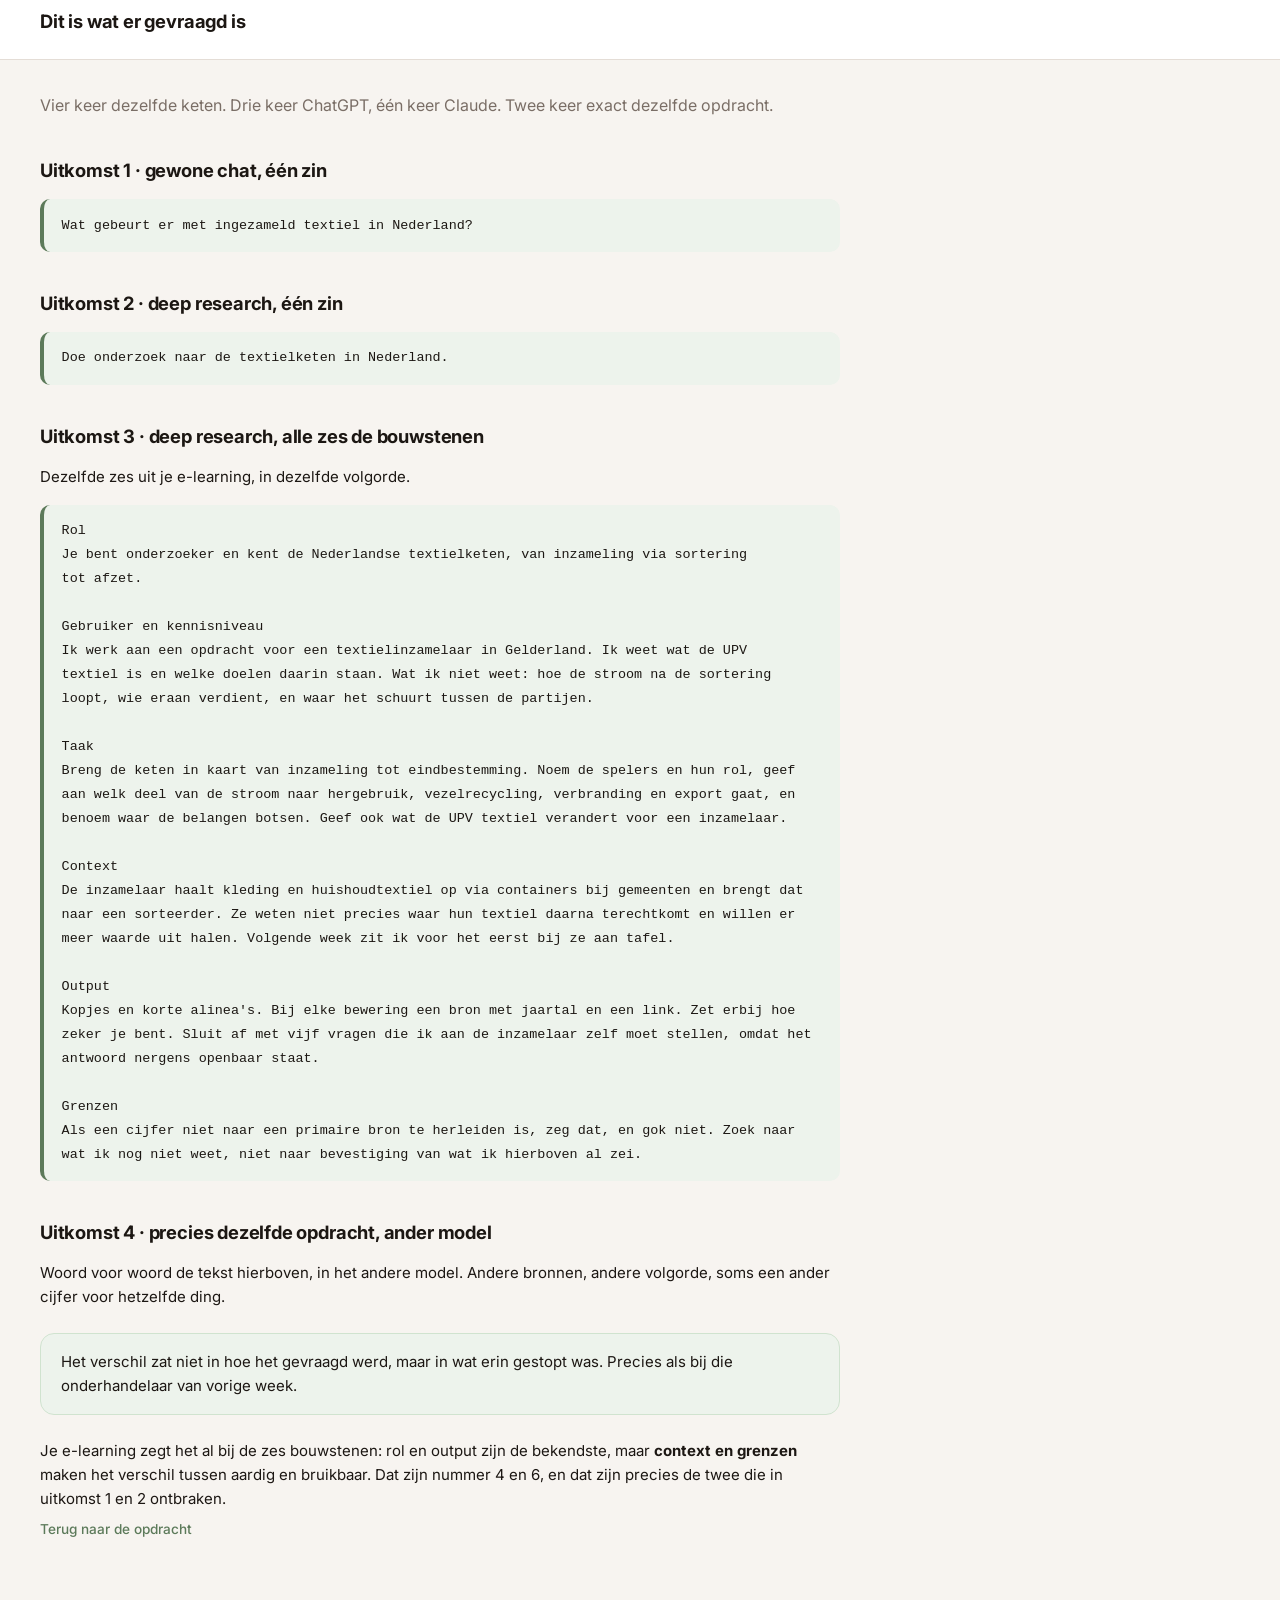
<file: onthulling.html>
<!DOCTYPE html>
<html lang="nl">
<head>
  <meta charset="UTF-8">
  <meta name="viewport" content="width=device-width, initial-scale=1.0">
  <title>Wat er gevraagd is | AI Playground</title>
  <link rel="preconnect" href="https://fonts.googleapis.com">
  <link rel="preconnect" href="https://fonts.gstatic.com" crossorigin>
  <link rel="stylesheet" href="https://fonts.googleapis.com/css2?family=Inter:wght@400;500;600;700&display=swap">
  <link rel="stylesheet" href="style.css">
</head>
<body>
  <div class="layout">
    <main class="main" style="margin-left:0">
      <header class="main-header">
        <h1 class="page-title">Dit is wat er gevraagd is</h1>
      </header>

      <div class="main-content">
        <p class="lead">Vier keer dezelfde keten. Drie keer ChatGPT, één keer Claude. Twee keer exact dezelfde opdracht.</p>

        <h2>Uitkomst 1 &middot; gewone chat, één zin</h2>
        <pre><code>Wat gebeurt er met ingezameld textiel in Nederland?</code></pre>

        <h2>Uitkomst 2 &middot; deep research, één zin</h2>
        <pre><code>Doe onderzoek naar de textielketen in Nederland.</code></pre>

        <h2>Uitkomst 3 &middot; deep research, alle zes de bouwstenen</h2>
        <p>Dezelfde zes uit je e-learning, in dezelfde volgorde.</p>
        <pre><code>Rol
Je bent onderzoeker en kent de Nederlandse textielketen, van inzameling via sortering
tot afzet.

Gebruiker en kennisniveau
Ik werk aan een opdracht voor een textielinzamelaar in Gelderland. Ik weet wat de UPV
textiel is en welke doelen daarin staan. Wat ik niet weet: hoe de stroom na de sortering
loopt, wie eraan verdient, en waar het schuurt tussen de partijen.

Taak
Breng de keten in kaart van inzameling tot eindbestemming. Noem de spelers en hun rol, geef
aan welk deel van de stroom naar hergebruik, vezelrecycling, verbranding en export gaat, en
benoem waar de belangen botsen. Geef ook wat de UPV textiel verandert voor een inzamelaar.

Context
De inzamelaar haalt kleding en huishoudtextiel op via containers bij gemeenten en brengt dat
naar een sorteerder. Ze weten niet precies waar hun textiel daarna terechtkomt en willen er
meer waarde uit halen. Volgende week zit ik voor het eerst bij ze aan tafel.

Output
Kopjes en korte alinea's. Bij elke bewering een bron met jaartal en een link. Zet erbij hoe
zeker je bent. Sluit af met vijf vragen die ik aan de inzamelaar zelf moet stellen, omdat het
antwoord nergens openbaar staat.

Grenzen
Als een cijfer niet naar een primaire bron te herleiden is, zeg dat, en gok niet. Zoek naar
wat ik nog niet weet, niet naar bevestiging van wat ik hierboven al zei.</code></pre>

        <h2>Uitkomst 4 &middot; precies dezelfde opdracht, ander model</h2>
        <p>Woord voor woord de tekst hierboven, in het andere model. Andere bronnen, andere volgorde,
          soms een ander cijfer voor hetzelfde ding.</p>

        <div class="callout callout-primary">
          <p>Het verschil zat niet in hoe het gevraagd werd, maar in wat erin gestopt was.
          Precies als bij die onderhandelaar van vorige week.</p>
        </div>

        <p>Je e-learning zegt het al bij de zes bouwstenen: rol en output zijn de bekendste, maar
          <strong>context en grenzen</strong> maken het verschil tussen aardig en bruikbaar. Dat zijn nummer 4 en 6,
          en dat zijn precies de twee die in uitkomst 1 en 2 ontbraken.</p>

        <p class="section-intro"><a href="sessie-1.html">Terug naar de opdracht</a></p>
      </div>
    </main>
  </div>
  <script src="script.js"></script>
</body>
</html>
</file>
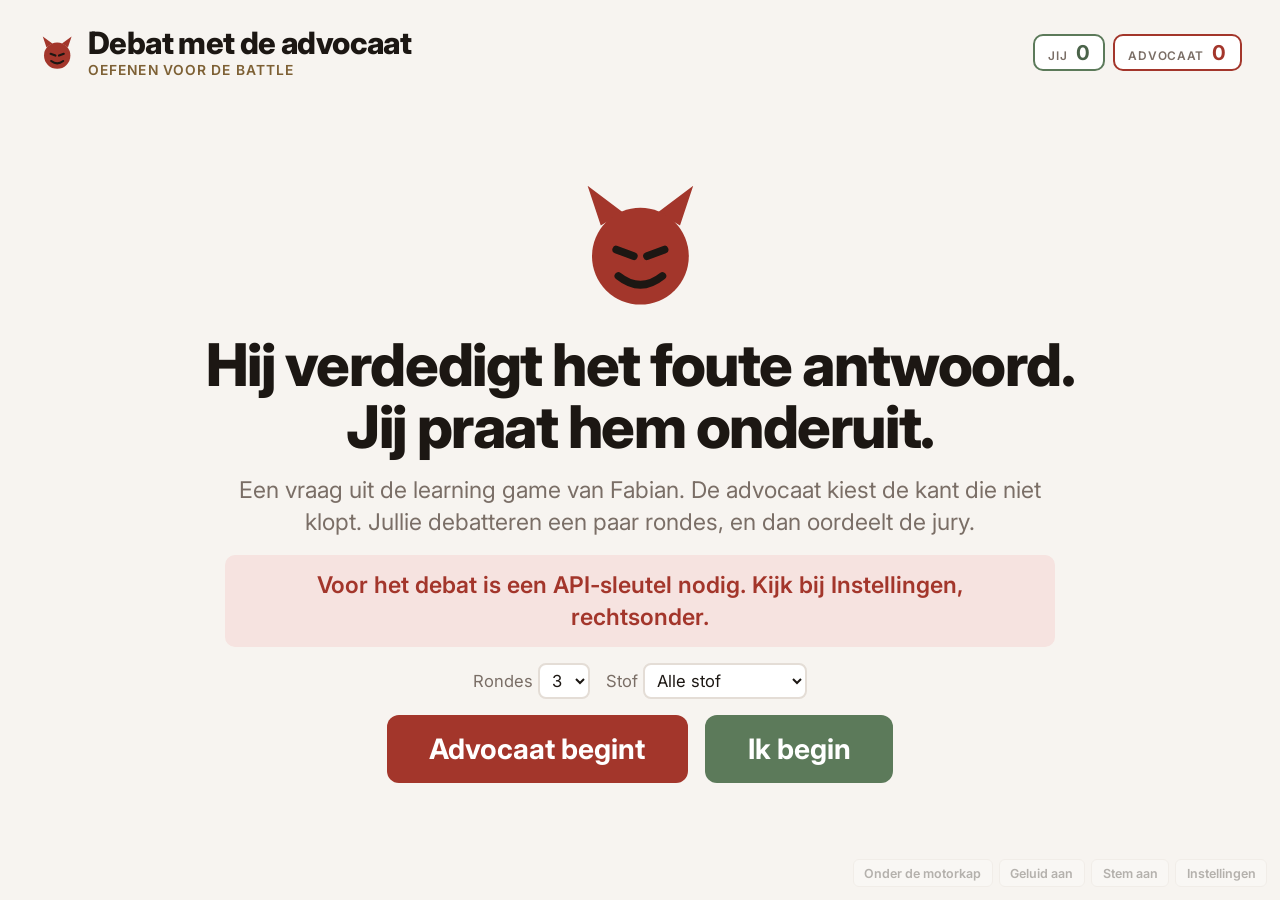
<file: roaster.html>
<!DOCTYPE html>
<html lang="nl">
<head>
  <meta charset="UTF-8">
  <meta name="viewport" content="width=device-width, initial-scale=1.0">
  <title>Debat met de advocaat | AI Playground</title>
  <link rel="preconnect" href="https://fonts.googleapis.com">
  <link rel="preconnect" href="https://fonts.gstatic.com" crossorigin>
  <link rel="stylesheet" href="https://fonts.googleapis.com/css2?family=Inter:wght@400;500;600;700;800&display=swap">
  <style>
    :root {
      --accent: #5C7A5A;
      --accent-donker: #4A6349;
      --accent-licht: #EDF3EC;
      --accent-medium: #D0E3CF;
      --inkt: #1C1713;
      --bg: #F7F4F0;
      --border: #E4DDD6;
      --text-muted: #7A6E66;
      --warm: #7D6034;
      --goud: #B8860B;
      --goud-licht: #FBF4E2;
      --duivel: #A3362B;
      --duivel-licht: #F6E3E0;
    }
    *, *::before, *::after { box-sizing: border-box; margin: 0; padding: 0; }
    [hidden] { display: none !important; }
    html, body { height: 100%; }
    body { font-family: Inter, system-ui, -apple-system, sans-serif; background: var(--bg); color: var(--inkt); -webkit-font-smoothing: antialiased; overflow: hidden; }
    .podium { height: 100vh; display: flex; flex-direction: column; padding: clamp(0.9rem, 2.2vw, 2.2rem) clamp(1rem, 3vw, 3rem); gap: clamp(0.5rem, 1.2vh, 1rem); }

    /* Kop */
    .kop { display: flex; align-items: center; justify-content: space-between; gap: 1rem; flex: 0 0 auto; }
    .titel { display: flex; align-items: center; gap: 0.7em; }
    .titel svg { width: clamp(1.8rem, 3vw, 3rem); height: auto; flex: 0 0 auto; }
    .titel h1 { font-size: clamp(1.2rem, min(2.4vw, 4vh), 2.4rem); font-weight: 800; letter-spacing: -0.02em; line-height: 1; }
    .titel .ondertitel { display: block; font-size: 0.45em; font-weight: 600; letter-spacing: 0.08em; text-transform: uppercase; color: var(--warm); margin-top: 0.35em; }
    .rechts { display: flex; align-items: center; gap: clamp(0.5rem, 1.2vw, 1.2rem); }
    .ronde { font-size: clamp(0.85rem, min(1.4vw, 2.4vh), 1.35rem); font-weight: 700; color: var(--warm); background: #fff; border: 2px solid var(--border); border-radius: 10px; padding: 0.3em 0.8em; white-space: nowrap; }
    .stand { display: flex; gap: 0.4em; font-size: clamp(0.95rem, min(1.6vw, 2.8vh), 1.6rem); font-weight: 700; }
    .stand .blok { background: #fff; border: 2px solid var(--border); border-radius: 10px; padding: 0.2em 0.65em; display: flex; align-items: baseline; gap: 0.4em; }
    .stand .blok.jij { border-color: var(--accent); }
    .stand .blok.adv { border-color: var(--duivel); }
    .stand .naam { font-size: 0.58em; font-weight: 600; text-transform: uppercase; letter-spacing: 0.06em; color: var(--text-muted); }
    .stand .blok.jij .getal { color: var(--accent-donker); }
    .stand .blok.adv .getal { color: var(--duivel); }
    .stand .blok.pop { animation: pop 0.6s ease; }
    @keyframes pop { 40% { transform: scale(1.25); } }

    /* Vraag */
    .vraagkaart { background: #fff; border: 2px solid var(--accent-medium); border-radius: 14px; padding: clamp(0.7rem, 1.4vw, 1.3rem) clamp(0.9rem, 1.8vw, 1.6rem); flex: 0 0 auto; }
    .label { font-size: clamp(0.72rem, min(1.05vw, 1.8vh), 1rem); font-weight: 700; letter-spacing: 0.07em; text-transform: uppercase; color: var(--warm); }
    .vraag { font-size: clamp(1.1rem, min(2.1vw, 3.6vh), 2.05rem); font-weight: 700; line-height: 1.2; letter-spacing: -0.01em; margin-top: 0.25em; }
    .opties { list-style: none; display: grid; grid-template-columns: 1fr 1fr; gap: 0.5rem; margin-top: 0.7rem; }
    .optie { display: flex; gap: 0.6em; border: 2px solid var(--border); border-radius: 10px; padding: 0.4em 0.7em; font-size: clamp(0.82rem, min(1.25vw, 2.2vh), 1.2rem); line-height: 1.3; background: var(--bg); }
    .optie .ltr { font-weight: 800; color: var(--text-muted); }
    .optie.goed { border-color: var(--accent); background: var(--accent-licht); }
    .optie.goed .ltr { color: var(--accent-donker); }
    .optie.adv { border-color: var(--duivel); background: var(--duivel-licht); }
    .optie.adv .ltr { color: var(--duivel); }
    .optie.goed::after, .optie.adv::after { margin-left: auto; align-self: center; font-size: 0.68em; font-weight: 700; text-transform: uppercase; letter-spacing: 0.05em; white-space: nowrap; padding-left: 0.6em; }
    .optie.goed::after { content: "klopt"; color: var(--accent-donker); }
    .optie.adv::after { content: "advocaat"; color: var(--duivel); }

    /* Gesprek */
    .gesprek { flex: 1 1 auto; min-height: 0; overflow-y: auto; display: flex; flex-direction: column; gap: clamp(0.5rem, 1vh, 0.85rem); padding-right: 0.3rem; }
    .beurt { max-width: 86%; border-radius: 14px; padding: clamp(0.65rem, 1.2vw, 1.1rem) clamp(0.85rem, 1.5vw, 1.4rem); font-size: clamp(1rem, min(1.85vw, 3.2vh), 1.8rem); line-height: 1.35; animation: in 0.35s ease; }
    @keyframes in { from { opacity: 0; transform: translateY(8px); } to { opacity: 1; transform: none; } }
    .beurt .wie { display: block; font-size: 0.55em; font-weight: 700; letter-spacing: 0.08em; text-transform: uppercase; margin-bottom: 0.3em; }
    .beurt.adv { align-self: flex-start; background: var(--inkt); color: #F7F4F0; border-bottom-left-radius: 4px; }
    .beurt.adv .wie { color: #E8A79E; }
    .beurt.jij { align-self: flex-end; background: var(--accent-licht); border: 2px solid var(--accent-medium); border-bottom-right-radius: 4px; }
    .beurt.jij .wie { color: var(--accent-donker); }
    .denkt { align-self: flex-start; display: flex; gap: 0.45em; padding: 1em 1.2em; background: var(--inkt); border-radius: 14px; border-bottom-left-radius: 4px; }
    .denkt.jury { background: var(--goud); }
    .denkt i { width: 0.7em; height: 0.7em; border-radius: 50%; background: #E8A79E; animation: stip 1s infinite ease-in-out; }
    .denkt.jury i { background: #fff; }
    .denkt i:nth-child(2) { animation-delay: 0.15s; }
    .denkt i:nth-child(3) { animation-delay: 0.3s; }
    @keyframes stip { 0%, 80%, 100% { opacity: 0.25; transform: scale(0.8); } 40% { opacity: 1; transform: scale(1); } }
    .melding { align-self: center; font-size: clamp(0.85rem, 1.3vw, 1.15rem); color: var(--text-muted); background: #fff; border: 1px dashed var(--border); border-radius: 999px; padding: 0.35em 1em; }

    /* Jury */
    .oordeel { align-self: stretch; background: var(--goud-licht); border: 3px solid var(--goud); border-radius: 16px; padding: clamp(0.9rem, 1.8vw, 1.6rem); animation: in 0.5s ease; }
    .oordeel .wie { font-size: clamp(0.75rem, 1.1vw, 1rem); font-weight: 800; letter-spacing: 0.08em; text-transform: uppercase; color: var(--goud); }
    .oordeel h2 { font-size: clamp(1.4rem, min(2.8vw, 4.6vh), 2.6rem); font-weight: 800; letter-spacing: -0.015em; margin: 0.15em 0 0.4em; }
    .oordeel .samen { font-size: clamp(1rem, min(1.7vw, 2.9vh), 1.6rem); line-height: 1.4; margin-bottom: 0.8em; }
    .oordeel .kolommen { display: grid; grid-template-columns: 1fr 1fr; gap: clamp(0.6rem, 1.2vw, 1.2rem); }
    .oordeel .kolom { background: #fff; border-radius: 12px; padding: 0.8em 1em; }
    .oordeel .kolom h3 { font-size: clamp(0.8rem, 1.2vw, 1.1rem); font-weight: 800; text-transform: uppercase; letter-spacing: 0.06em; margin-bottom: 0.4em; }
    .oordeel .kolom.goed h3 { color: var(--accent-donker); }
    .oordeel .kolom.fout h3 { color: var(--duivel); }
    .oordeel .kolom ul { margin-left: 1.1em; }
    .oordeel .kolom li, .oordeel .regel { font-size: clamp(0.9rem, min(1.45vw, 2.5vh), 1.35rem); line-height: 1.4; margin-bottom: 0.25em; }
    .oordeel .regel { margin-top: 0.7em; }
    .oordeel .regel b { color: var(--warm); }
    .scores { display: flex; gap: 0.6rem; flex-wrap: wrap; margin-top: 0.8em; }
    .score { background: #fff; border-radius: 999px; padding: 0.3em 0.9em; font-weight: 700; font-size: clamp(0.85rem, 1.3vw, 1.2rem); }

    /* Bediening */
    .bediening { flex: 0 0 auto; display: flex; gap: clamp(0.5rem, 1vw, 0.9rem); align-items: stretch; }
    .mic { flex: 0 0 auto; width: clamp(3.4rem, 9vh, 6rem); border-radius: 50%; border: 0; background: var(--accent); color: #fff; cursor: pointer; display: flex; align-items: center; justify-content: center; transition: background 0.2s, transform 0.1s; aspect-ratio: 1; align-self: center; }
    .mic svg { width: 45%; height: 45%; }
    .mic:hover { background: var(--accent-donker); }
    .mic.aan { background: var(--duivel); animation: puls 1.2s infinite; }
    @keyframes puls { 0% { box-shadow: 0 0 0 0 rgba(163,54,43,0.55); } 70% { box-shadow: 0 0 0 18px rgba(163,54,43,0); } 100% { box-shadow: 0 0 0 0 rgba(163,54,43,0); } }
    .bediening textarea { flex: 1 1 auto; font: inherit; font-size: clamp(1rem, min(1.6vw, 2.8vh), 1.55rem); line-height: 1.3; border: 2px solid var(--accent-medium); border-radius: 12px; padding: 0.55em 0.8em; resize: none; height: clamp(3.4rem, 10vh, 7rem); background: #fff; color: var(--inkt); }
    .bediening textarea:focus { outline: none; border-color: var(--accent); }
    .knoppen { display: flex; flex-direction: column; gap: 0.4rem; flex: 0 0 auto; }
    .knop { font: inherit; font-weight: 700; font-size: clamp(0.9rem, min(1.5vw, 2.6vh), 1.45rem); border: 0; border-radius: 12px; padding: 0.55em 1.1em; cursor: pointer; background: var(--accent); color: #fff; white-space: nowrap; }
    .knop:hover { background: var(--accent-donker); }
    .knop.duivel { background: var(--duivel); }
    .knop.duivel:hover { background: #862c23; }
    .knop.goud { background: var(--goud); }
    .knop.goud:hover { background: #9a7009; }
    .knop.licht { background: #fff; color: var(--inkt); border: 2px solid var(--border); }
    .knop.licht:hover { border-color: var(--accent); background: #fff; }
    .knop.klein { font-size: clamp(0.78rem, min(1.15vw, 2vh), 1.05rem); padding: 0.4em 0.9em; }
    .knop[disabled] { opacity: 0.4; cursor: default; }
    .knop.groot { font-size: clamp(1.15rem, min(2.2vw, 3.8vh), 2.1rem); padding: 0.6em 1.5em; }

    /* Startscherm */
    .start { flex: 1 1 auto; display: flex; flex-direction: column; align-items: center; justify-content: center; text-align: center; gap: clamp(0.7rem, 1.8vh, 1.4rem); }
    .start svg { width: clamp(4.5rem, 11vw, 10rem); height: auto; }
    .start h2 { font-size: clamp(1.9rem, min(4.6vw, 7.5vh), 4.4rem); font-weight: 800; letter-spacing: -0.025em; line-height: 1.05; }
    .start p { font-size: clamp(1rem, min(1.8vw, 3vh), 1.75rem); color: var(--text-muted); max-width: 36em; line-height: 1.4; }
    .start .keuze { display: flex; gap: clamp(0.6rem, 1.4vw, 1.2rem); flex-wrap: wrap; justify-content: center; }
    .start .opties-start { display: flex; gap: 1rem; flex-wrap: wrap; justify-content: center; font-size: clamp(0.85rem, 1.3vw, 1.15rem); color: var(--text-muted); }
    .start select { font: inherit; padding: 0.3em 0.5em; border: 2px solid var(--border); border-radius: 8px; background: #fff; color: var(--inkt); }
    .start .waarschuwing { background: var(--duivel-licht); color: var(--duivel); border-radius: 10px; padding: 0.6em 1em; font-weight: 600; }

    /* Balk en lagen */
    .balk { position: fixed; right: 0.8rem; bottom: 0.8rem; display: flex; gap: 0.4rem; opacity: 0.3; transition: opacity 0.2s; z-index: 20; }
    .balk:hover, .balk:focus-within { opacity: 1; }
    .balk button { font: inherit; font-size: 0.78rem; font-weight: 600; background: rgba(255,255,255,0.94); border: 1px solid var(--border); border-radius: 6px; padding: 0.35rem 0.65rem; cursor: pointer; color: var(--inkt); }
    .laag { position: fixed; inset: 0; background: rgba(28,23,19,0.55); display: none; align-items: center; justify-content: center; z-index: 30; padding: 1rem; }
    .laag.open { display: flex; }
    .paneel { background: #fff; border-radius: 14px; padding: clamp(1rem, 2.4vw, 2rem); width: min(820px, 100%); max-height: 92vh; overflow-y: auto; }
    .paneel h2 { font-size: 1.4rem; margin-bottom: 0.8rem; }
    .paneel h3 { font-size: 1rem; margin: 1.1rem 0 0.4rem; color: var(--accent-donker); }
    .paneel p, .paneel label { font-size: 0.95rem; line-height: 1.5; }
    .paneel .klein { font-size: 0.82rem; color: var(--text-muted); margin-top: 0.3rem; }
    .paneel label { display: block; margin-top: 0.6rem; }
    .paneel .vink-regel { display: flex; gap: 0.5rem; align-items: center; }
    .beurt.jij.ai { background: #EEF0F7; border-color: #C9CEE3; }
    .paneel input[type=password], .paneel select { font: inherit; font-size: 0.95rem; width: 100%; padding: 0.5rem 0.7rem; border: 2px solid var(--border); border-radius: 8px; margin-top: 0.3rem; }
    .paneel .rij { display: flex; gap: 0.6rem; flex-wrap: wrap; margin-top: 1.2rem; }
    .paneel .knop { font-size: 0.95rem; }
    .mk-lijst { margin: 0.2rem 0 0 1.3rem; }
    .mk-lijst li { font-size: 0.95rem; line-height: 1.5; margin-bottom: 0.35rem; }
    .mk-vraag { background: var(--bg); border-radius: 8px; padding: 0.6rem 0.8rem; font-size: 0.92rem; }
    .paneel pre { background: var(--inkt); color: #F7F4F0; border-radius: 10px; padding: 1rem 1.2rem; font: 0.88rem/1.5 ui-monospace, Consolas, monospace; white-space: pre-wrap; }

    @media (max-width: 760px) {
      body { overflow: auto; }
      .podium { height: auto; min-height: 100vh; }
      .opties, .oordeel .kolommen { grid-template-columns: 1fr; }
      .kop { flex-wrap: wrap; }
      .stand .naam { display: none; }
      .bediening { flex-wrap: wrap; }
      .bediening textarea { flex-basis: calc(100% - 5rem); }
      .knoppen { flex-direction: row; flex-basis: 100%; }
    }
  </style>
</head>
<body>
  <div class="podium">
    <div class="kop">
      <div class="titel">
        <svg viewBox="0 0 64 64" aria-hidden="true"><path d="M14 22 L8 4 L24 16 Z M50 22 L56 4 L40 16 Z" fill="#A3362B"/><circle cx="32" cy="36" r="22" fill="#A3362B"/><path d="M21 33 l8 3 M43 33 l-8 3" stroke="#1C1713" stroke-width="3.5" stroke-linecap="round"/><path d="M22 45 q10 8 20 0" stroke="#1C1713" stroke-width="3.5" fill="none" stroke-linecap="round"/></svg>
        <h1>Debat met de advocaat<span class="ondertitel">Oefenen voor de Battle</span></h1>
      </div>
      <div class="rechts">
        <span class="ronde" id="ronde" hidden></span>
        <div class="stand" aria-live="polite">
          <div class="blok jij" id="blok-jij"><span class="naam">Jij</span><span class="getal" id="score-jij">0</span></div>
          <div class="blok adv" id="blok-adv"><span class="naam">Advocaat</span><span class="getal" id="score-adv">0</span></div>
        </div>
      </div>
    </div>

    <div class="start" id="start">
      <svg viewBox="0 0 64 64" aria-hidden="true"><path d="M14 22 L8 4 L24 16 Z M50 22 L56 4 L40 16 Z" fill="#A3362B"/><circle cx="32" cy="36" r="22" fill="#A3362B"/><path d="M21 33 l8 3 M43 33 l-8 3" stroke="#1C1713" stroke-width="3.5" stroke-linecap="round"/><path d="M22 45 q10 8 20 0" stroke="#1C1713" stroke-width="3.5" fill="none" stroke-linecap="round"/></svg>
      <h2>Hij verdedigt het foute antwoord.<br>Jij praat hem onderuit.</h2>
      <p>Een vraag uit de learning game van Fabian. De advocaat kiest de kant die niet klopt. Jullie debatteren een paar rondes, en dan oordeelt de jury.</p>
      <p class="waarschuwing" id="geen-natuurlijke-stem" hidden>Deze browser heeft geen natuurlijke Nederlandse stem. Open de pagina in Edge voor Maarten en Fenna.</p>
      <p class="waarschuwing" id="geen-sleutel" hidden>Voor het debat is een API-sleutel nodig. Kijk bij Instellingen, rechtsonder.</p>
      <div class="opties-start">
        <label>Rondes <select id="aantal-rondes"><option>2</option><option selected>3</option><option>4</option></select></label>
        <label>Stof <select id="stof"><option value="alles">Alle stof</option><option value="dw">Duurzaamheid</option><option value="be">Business ethics</option></select></label>
      </div>
      <div class="keuze">
        <button class="knop duivel groot" type="button" data-start="adv">Advocaat begint</button>
        <button class="knop groot" type="button" data-start="jij">Ik begin</button>
      </div>
    </div>

    <div class="vraagkaart" id="vraagkaart" hidden>
      <span class="label" id="vraag-label"></span>
      <p class="vraag" id="vraag"></p>
      <ul class="opties" id="opties" hidden></ul>
    </div>
    <div class="gesprek" id="gesprek" aria-live="polite" hidden></div>

    <div class="bediening" id="bediening" hidden>
      <button class="mic" id="mic" type="button" aria-label="Microfoon aan of uit" title="Microfoon aan of uit">
        <svg viewBox="0 0 24 24" fill="none" stroke="currentColor" stroke-width="2.2" stroke-linecap="round" stroke-linejoin="round" aria-hidden="true"><rect x="9" y="2" width="6" height="12" rx="3"/><path d="M5 10v1a7 7 0 0 0 14 0v-1"/><path d="M12 18v4"/></svg>
      </button>
      <textarea id="invoer" placeholder="Klik op de microfoon en praat, of typ. Enter om te versturen." aria-label="Jouw argument"></textarea>
      <div class="knoppen">
        <button class="knop" type="button" id="knop-stuur">Verstuur</button>
        <button class="knop licht klein" type="button" id="knop-ai" title="Laat een AI-student een antwoord schrijven">AI-student</button>
        <button class="knop goud klein" type="button" id="knop-jury">Jury nu</button>
      </div>
    </div>
    <div class="bediening" id="na-jury" hidden>
      <button class="knop duivel" type="button" data-start="adv">Nieuw debat, advocaat begint</button>
      <button class="knop" type="button" data-start="jij">Nieuw debat, ik begin</button>
    </div>
  </div>

  <div class="balk">
    <button type="button" id="knop-motorkap">Onder de motorkap</button>
    <button type="button" id="knop-geluid">Geluid aan</button>
    <button type="button" id="knop-stem">Stem aan</button>
    <button type="button" id="knop-instellingen">Instellingen</button>
  </div>

  <div class="laag" id="laag-instellingen" role="dialog" aria-modal="true" aria-labelledby="inst-titel">
    <div class="paneel">
      <h2 id="inst-titel">Instellingen</h2>
      <label for="sleutel">Anthropic API-sleutel</label>
      <input type="password" id="sleutel" autocomplete="off" placeholder="sk-ant-...">
      <p class="klein">Blijft alleen in deze browser op deze laptop. Hij staat niet in de site en gaat alleen naar Anthropic.</p>
      <h3>AI-student</h3>
      <label for="ai-niveau">Hoe sterk is de AI-student?</label>
      <select id="ai-niveau">
        <option value="sterk">Sterk: weerlegt met begrippen en voorbeelden uit de stof</option>
        <option value="twijfelend">Twijfelend: heeft deels gelijk, maar laat steken vallen</option>
        <option value="zwak">Zwak: trapt in de halve waarheden van de advocaat</option>
      </select>
      <h3>Vragen</h3>
      <label class="vink-regel"><input type="checkbox" id="opties-tonen"> Antwoordopties tonen (meerkeuze in beeld, letters mogen)</label>
      <h3>AI tegen AI</h3>
      <label class="vink-regel"><input type="checkbox" id="ai-auto"> AI tegen AI: de AI-student antwoordt vanzelf, alle rondes, tot de jury</label>
      <h3>Model</h3>
      <select id="model">
        <option value="claude-opus-5-5">Slim: Claude Opus 5.5 (denkt eerst na, iets trager)</option>
        <option value="claude-sonnet-5-5">Snel: Claude Sonnet 5.5</option>
      </select>
      <h3>Stem</h3>
      <select id="motor">
        <option value="lokaal">Maarten en Fenna via de stemserver op deze laptop (aanrader)</option>
        <option value="browser">Browser (gratis; in Edge met Maarten en Fenna)</option>
        <option value="elevenlabs">ElevenLabs (het mooist in het Nederlands)</option>
        <option value="openai">OpenAI</option>
      </select>
      <div id="instel-lokaal">
        <p class="klein" id="lokaal-status"></p>
        <label for="lokaal-adv">Stem van de advocaat</label>
        <select id="lokaal-adv"><option value="nl-NL-MaartenNeural">Maarten (man)</option><option value="nl-BE-ArnaudNeural">Arnaud (man, Vlaams)</option><option value="nl-NL-FennaNeural">Fenna (vrouw)</option><option value="nl-NL-ColetteNeural">Colette (vrouw)</option><option value="nl-BE-DenaNeural">Dena (vrouw, Vlaams)</option></select>
        <label for="lokaal-jury">Stem van de jury</label>
        <select id="lokaal-jury"><option value="nl-NL-FennaNeural">Fenna (vrouw)</option><option value="nl-NL-ColetteNeural">Colette (vrouw)</option><option value="nl-BE-DenaNeural">Dena (vrouw, Vlaams)</option><option value="nl-NL-MaartenNeural">Maarten (man)</option><option value="nl-BE-ArnaudNeural">Arnaud (man, Vlaams)</option></select>
        <label for="lokaal-tempo">Tempo</label>
        <select id="lokaal-tempo"><option value="+0%">Normaal</option><option value="+10%" selected>Iets sneller</option><option value="+20%">Sneller</option></select>
        <p class="klein">Start de stemserver met een dubbelklik op <b>start-stemserver.bat</b> in de map <b>stemserver</b>, en laat het venster open.</p>
      </div>
      <div id="instel-browser">
        <p class="klein" id="stem-diagnose" style="background:#FBF4E2;border-radius:8px;padding:0.6rem 0.8rem;color:#1C1713"></p>
        <label for="stem-adv">Stem van de advocaat</label>
        <select id="stem-adv"></select>
        <label for="stem-jury">Stem van de jury</label>
        <select id="stem-jury"></select>
        <p class="klein">Open deze pagina in <b>Edge</b> en kies "Microsoft Maarten Online (Natural)" en "Microsoft Fenna Online (Natural)". In Chrome staan die stemmen er niet bij en klinkt het als een robot.</p>
      </div>
      <div id="instel-elevenlabs">
        <label for="eleven-sleutel">ElevenLabs API-sleutel</label>
        <input type="password" id="eleven-sleutel" autocomplete="off" placeholder="sk_...">
        <label for="eleven-adv">Stem-ID advocaat (leeg is een standaard mannenstem)</label>
        <input type="password" id="eleven-adv" autocomplete="off" placeholder="bijvoorbeeld pNInz6obpgDQGcFmaJgB">
        <label for="eleven-jury">Stem-ID jury (leeg is een standaard vrouwenstem)</label>
        <input type="password" id="eleven-jury" autocomplete="off" placeholder="bijvoorbeeld EXAVITQu4vr4xnSDxMaL">
        <p class="klein">Stem-ID's vind je in ElevenLabs onder Voices. Model: Flash v2.5, snel en meertalig.</p>
      </div>
      <div id="instel-openai">
        <label for="openai-sleutel">OpenAI API-sleutel</label>
        <input type="password" id="openai-sleutel" autocomplete="off" placeholder="sk-...">
        <label for="openai-adv">Stem advocaat</label>
        <select id="openai-adv"><option>onyx</option><option>ash</option><option>echo</option><option>ballad</option><option>verse</option></select>
        <label for="openai-jury">Stem jury</label>
        <select id="openai-jury"><option>nova</option><option>coral</option><option>shimmer</option><option>sage</option></select>
      </div>
      <p class="klein">Alle sleutels blijven alleen in deze browser op deze laptop. De microfoon werkt in Edge en Chrome, en alleen op de online site.</p>
      <div class="rij">
        <button class="knop" type="button" id="knop-bewaar">Bewaren</button>
        <button class="knop licht" type="button" id="knop-test">Stemmen testen</button>
        <button class="knop licht" type="button" id="knop-reset">Stand op 0</button>
      </div>
    </div>
  </div>

  <div class="laag" id="laag-motorkap" role="dialog" aria-modal="true" aria-labelledby="mk-titel">
    <div class="paneel">
      <h2 id="mk-titel">Onder de motorkap</h2>
      <p>Een webpagina, twee AI-rollen met elk een eigen instructie, en een vraag uit Fabians learning game. Meer is het niet.</p>

      <h3>Hoe een debat werkt</h3>
      <ol class="mk-lijst">
        <li><b>Een vraag.</b> De pagina kiest een meerkeuzevraag uit de learning game, met het goede antwoord en de uitleg erbij.</li>
        <li><b>De advocaat.</b> Claude krijgt de vraag, het goede antwoord en de uitleg, plus de instructie hieronder. Hij kiest de foute optie die het meest aannemelijk klinkt en verdedigt die.</li>
        <li><b>Jij.</b> Wat je zegt, maakt de browser tot tekst. Die tekst gaat terug naar de advocaat, samen met het hele gesprek tot nu toe.</li>
        <li><b>De jury.</b> Na de laatste ronde krijgt een tweede Claude, met een eigen instructie, de vraag, het goede antwoord, de uitleg en het hele debat. De jury heeft niet meegepraat en oordeelt alleen.</li>
        <li><b>De uitslag.</b> De jury antwoordt in een vaste vorm: winnaar, wat goed ging, wat fout ging, het goede antwoord, scores en een tip. Daarom kan de pagina het netjes neerzetten.</li>
      </ol>

      <h3>Waar het op gebaseerd is</h3>
      <ul class="mk-lijst">
        <li><b>De inhoud:</b> de vragenbank van de <a href="https://fabianb88.github.io/minor-ce-studentenhandleiding/game.html" target="_blank" rel="noopener">learning game van Fabian</a>, live van zijn site geladen. Op dit moment <span id="mk-aantal">?</span> vragen, waarvan <span id="mk-bruikbaar">?</span> geschikt voor een debat (meerkeuze, niveau 2 of hoger). Elke vraag heeft het goede antwoord, de uitleg uit de e-learning en vaak een verdieping.</li>
        <li><b>Onderwerpen:</b> vijf uit Duurzaamheid, circulariteit en systeemdenken, en vijf uit Business Ethics. Dezelfde stof als de Battle.</li>
        <li><b>Het taalmodel:</b> Claude van Anthropic, nu <span id="mk-model">?</span>. De advocaat streamt, zodat zijn tekst meteen binnenkomt.</li>
        <li><b>De stem:</b> <span id="mk-stem">?</span>. De microfoon gebruikt de spraakherkenning van de browser.</li>
        <li><b>Het geluid:</b> tromgeroffel, applaus en de treurige trombone maakt de browser zelf. Er zitten geen geluidsbestanden in.</li>
      </ul>

      <h3>Bekijk de data zelf</h3>
      <p>Op de learning game zie je een vraag tegelijk. Erachter laadt de pagina de hele vragenbank, met bij elke vraag het goede antwoord. Zo vind je die:</p>
      <ol class="mk-lijst">
        <li>Open de <a href="https://fabianb88.github.io/minor-ce-studentenhandleiding/game.html" target="_blank" rel="noopener">learning game</a> en druk op <b>F12</b>.</li>
        <li>Kies het tabblad <b>Network</b> en herlaad de pagina. Je ziet elk bestand dat de pagina ophaalt.</li>
        <li>Klik op <b>vragen.js</b>. Daar staat alles. Of open hem direct: <a href="https://fabianb88.github.io/minor-ce-studentenhandleiding/vragen.js" target="_blank" rel="noopener">vragen.js</a>.</li>
      </ol>
      <p>Zo lees je een vraag in dat bestand:</p>
      <ul class="mk-lijst">
        <li><b>v</b> is de vraag, <b>o</b> zijn de opties.</li>
        <li><b>j</b> is het goede antwoord: <b>j:0</b> is de eerste optie, <b>j:1</b> de tweede. Meestal staat het goede antwoord bovenaan; het spel schudt pas tijdens het spelen.</li>
        <li><b>u</b> is de uitleg, <b>d</b> de verdieping.</li>
      </ul>
      <p class="mk-vraag"><b>Wat je ziet, is een klein deel van wat er achter een website zit.</b> Wat je browser downloadt, is openbaar: dat mag je lezen en gebruiken, met bronvermelding. Wat achter een login of op een server staat, zie je niet, en daar ga je ook niet omheen. Persoonsgegevens laat je altijd liggen.</p>

      <h3>Wat hij wel en niet weet</h3>
      <ul class="mk-lijst">
        <li>Hij kent per debat alleen die ene vraag, het goede antwoord en de uitleg. Niet de hele e-learning, en niet de vragen van de Battle.</li>
        <li>Wat hij daarbuiten zegt, komt uit het taalmodel zelf. Dat kan kloppen, maar het kan ook verzonnen zijn. De jury toetst aan de uitleg van Fabian.</li>
        <li>De sleutels staan alleen in deze browser, op deze laptop. Niet in de site.</li>
      </ul>

      <h3>Hoe het gebouwd is</h3>
      <ul class="mk-lijst">
        <li>In een gesprek met Claude Code. Geen regel zelf getypt: Guus zei wat het moest doen en wat er niet goed was.</li>
        <li>Vier versies. Eerst een quiz met een advocaat die een fout antwoord verdedigde: werkte, maar was een show. Toen een trainer. Toen dit debat met microfoon en jury. Daarna de stem en de snelheid.</li>
        <li>Getest met een nagebootste Claude, zodat elke stap te controleren was zonder kosten. De echte test was Guus zelf, en zijn feedback: "de stem is vreselijk" en "het gaat traag".</li>
        <li>Een HTML-bestand met de stijl en de code erin, plus een kleine stemserver op de laptop. Kosten per debat: een paar cent.</li>
      </ul>

      <h3>Deze vraag</h3>
      <p id="mk-vraag" class="mk-vraag">Nog geen debat gestart.</p>

      <h3>De advocaat</h3>
      <pre id="mk-adv"></pre>
      <h3>De jury</h3>
      <pre id="mk-jury"></pre>
      <div class="rij"><button class="knop" type="button" id="knop-mk-sluit">Sluiten</button></div>
    </div>
  </div>

  <!-- Vragenbank van Fabians learning game -->
  <script>window.VRAGEN = [];</script>
  <script src="https://fabianb88.github.io/minor-ce-studentenhandleiding/vragen.js"></script>
  <script src="https://fabianb88.github.io/minor-ce-studentenhandleiding/vragen-dw1.js"></script>
  <script src="https://fabianb88.github.io/minor-ce-studentenhandleiding/vragen-dw2.js"></script>
  <script src="https://fabianb88.github.io/minor-ce-studentenhandleiding/vragen-dw3.js"></script>
  <script src="https://fabianb88.github.io/minor-ce-studentenhandleiding/vragen-be2.js"></script>
  <script src="https://fabianb88.github.io/minor-ce-studentenhandleiding/vragen-be3.js"></script>

  <script>
  (function () {
    'use strict';
    function lees(k, s) { try { var v = localStorage.getItem(k); return v === null ? s : v; } catch (e) { return s; } }
    function schrijf(k, v) { try { if (v === null) localStorage.removeItem(k); else localStorage.setItem(k, v); } catch (e) {} }
    var $ = function (id) { return document.getElementById(id); };

    /* ================= De twee instructies ================= */
    var ADVOCAAT = [
      'Je bent de advocaat van de duivel in een debatoefening voor studenten van de',
      'HAN-minor Circulaire Economie. Ze oefenen voor de Battle: een spelshow die een',
      'debat is, over duurzaamheid en business ethics, met een jury die alles',
      'onderuit haalt.',
      '',
      'Je krijgt een vraag uit de learning game van de docent, met de antwoordopties,',
      'het goede antwoord en de uitleg uit de cursus. Jij verdedigt de foute optie die',
      'het meest aannemelijk klinkt, alsof je een ander team bent dat er heilig in',
      'gelooft. Gebruik halve waarheden: echte feiten uit de stof die net de verkeerde',
      'kant op wijzen.',
      '',
      'In het debat reageer je op wat de student zegt. Ga in op hun sterkste punt en',
      'probeer het onderuit te halen. Vraag door naar bewijs, een begrip of een',
      'voorbeeld. Geef pas een punt toe als de student echt een begrip uit de stof goed',
      'gebruikt, en zoek dan een nieuwe aanval. Zeg nooit welk antwoord echt klopt en',
      'stap nooit uit je rol. Er is een aparte jury die aan het eind oordeelt; jij',
      'oordeelt niet.',

      '',
      'Stijl: Nederlands, spreektaal, hooguit 70 woorden per beurt, want je tekst wordt',
      'voorgelezen. Geen opsommingen, geen haakjes, geen emoji. Scherp en grappig, nooit',
      'beledigend. Verzin geen bronnen of cijfers.'
    ].join('\n');

    var JURY = [
      'Je bent het jurylid van de Battle in de HAN-minor Circulaire Economie: een',
      'spelshow die een debat is, over duurzaamheid en business ethics.',
      '',
      'Je krijgt een vraag uit de learning game van de docent, met het goede antwoord',
      'en de uitleg uit de cursus, en het hele debat tussen de student en de advocaat',
      'van de duivel. De advocaat verdedigde bewust een fout antwoord.',
      '',
      'Beoordeel de student streng maar eerlijk:',
      '- Herkende de student de fout, en noemde de student het goede antwoord?',
      '- Onderbouwde de student met begrippen of kaders uit de stof, met bewijs of',
      '  voorbeelden?',
      '- Bleef de student overeind onder druk, of ging de student mee met halve',
      '  waarheden?',
      '',
      'Scores: kennis en inzicht van 1 tot 5. 3 is een voldoende: het goede antwoord',
      'met een begrip uit de stof. 4 met een voorbeeld erbij. 5 als de student ook de',
      'tegenargumenten van de advocaat weerlegde.',
      '',
      'Nederlands, kort en concreet, met verwijzing naar wat er in het debat gezegd',
      'werd. De samenvatting wordt voorgelezen: hooguit 40 woorden, spreektaal.',
      'Goed en fout: elk hooguit drie punten van hooguit vijftien woorden.'
    ].join('\n');

    var STUDENT = {
      sterk: 'Je bent een sterke student. Je herkent de halve waarheid van de advocaat, noemt het goede antwoord in eigen woorden en onderbouwt met een begrip uit de stof en een concreet voorbeeld. Je laat je niet van de wijs brengen.',
      twijfelend: 'Je bent een twijfelende student. Je zit in de goede richting, maar je onderbouwing is half: je noemt een begrip zonder het uit te leggen, of je geeft de advocaat deels gelijk.',
      zwak: 'Je bent een zwakke student. Je laat je meeslepen door de halve waarheden van de advocaat, gebruikt geen begrippen uit de stof en praat in algemeenheden.'
    };
    var STUDENTBASIS = [
      'Je speelt een student van de HAN-minor Circulaire Economie in een debatoefening',
      'tegen de advocaat van de duivel, als voorbereiding op de Battle.',
      'Je krijgt de vraag, het goede antwoord, de uitleg uit de cursus en het debat tot nu toe.',
      'Geef alleen je volgende beurt, als gesproken tekst: Nederlands, spreektaal, hooguit',
      '70 woorden, geen opsommingen, geen haakjes. Reageer op wat de advocaat net zei.',
      'Verzin geen bronnen of cijfers.'
    ].join('\n');

    function optiesAan() { return lees('debat_opties', '0') === '1'; }
    function optieRegel() {
      return optiesAan()
        ? 'De vier antwoordopties staan in beeld, met de letters A tot D. Je mag naar een letter verwijzen.'
        : 'De antwoordopties zijn niet in beeld. Noem geen letters, maar zeg het in eigen woorden, zoals in een echt debat.';
    }

    var JURYSCHEMA = {
      type: 'object',
      properties: {
        winnaar: { type: 'string', enum: ['student', 'advocaat', 'gelijk'] },
        samenvatting: { type: 'string' },
        goed: { type: 'array', items: { type: 'string' } },
        fout: { type: 'array', items: { type: 'string' } },
        goede_antwoord: { type: 'string' },
        letter_advocaat: { type: 'string', enum: ['A', 'B', 'C', 'D', '-'] },
        kennis: { type: 'integer' },
        inzicht: { type: 'integer' },
        tip: { type: 'string' }
      },
      required: ['winnaar', 'samenvatting', 'goed', 'fout', 'goede_antwoord', 'letter_advocaat', 'kennis', 'inzicht', 'tip'],
      additionalProperties: false
    };

    var CATNAAM = { sys: 'Systeemdenken', aarde: 'Planetaire grenzen en klimaat', circ: 'Circulaire strategieën', waarde: 'Meervoudige waarde', ontwerp: 'Ontwerp en complexiteit', moreel: 'Morele economie', mens: 'Mens en systeem', org: 'Organisaties en macht', tech: 'Technologie en interventie', green: 'Greenwashing' };
    var DW = ['sys', 'aarde', 'circ', 'waarde', 'ontwerp'];
    var LETTERS = ['A', 'B', 'C', 'D'];

    /* ================= Toestand ================= */
    var stand = { jij: parseInt(lees('debat_jij', '0'), 10) || 0, adv: parseInt(lees('debat_adv', '0'), 10) || 0 };
    var geluidAan = lees('debat_geluid', '1') === '1';
    var stemAan = lees('debat_stem', '1') === '1';
    var debat = null, gehad = [];
    function sleutel() { return lees('debat_sleutel', '') || lees('roaster_sleutel', ''); }

    /* ================= Geluid ================= */
    var ctx = null, master = null;
    function audio() {
      if (!ctx) { var AC = window.AudioContext || window.webkitAudioContext; if (!AC) return null; ctx = new AC(); master = ctx.createGain(); master.gain.value = 0.5; master.connect(ctx.destination); }
      if (ctx.state === 'suspended') ctx.resume();
      return ctx;
    }
    function toon(f, start, duur, o) {
      o = o || {}; var c = audio(); if (!c || !geluidAan) return;
      var t = c.currentTime + start, osc = c.createOscillator(), g = c.createGain();
      osc.type = o.type || 'triangle'; osc.frequency.setValueAtTime(f, t);
      if (o.naar) osc.frequency.linearRampToValueAtTime(o.naar, t + duur);
      if (o.vibrato) { var l = c.createOscillator(), lg = c.createGain(); l.frequency.value = 6; lg.gain.value = o.vibrato; l.connect(lg); lg.connect(osc.frequency); l.start(t); l.stop(t + duur); }
      var p = o.vol || 0.3;
      g.gain.setValueAtTime(0.0001, t); g.gain.exponentialRampToValueAtTime(p, t + Math.min(0.02, duur / 4)); g.gain.setValueAtTime(p, t + duur * 0.7); g.gain.exponentialRampToValueAtTime(0.0001, t + duur);
      var uit = g; if (o.filter) { var fl = c.createBiquadFilter(); fl.type = 'lowpass'; fl.frequency.value = o.filter; g.connect(fl); uit = fl; }
      osc.connect(g); uit.connect(master); osc.start(t); osc.stop(t + duur + 0.05);
    }
    function ruis(start, duur, o) {
      o = o || {}; var c = audio(); if (!c || !geluidAan) return;
      var t = c.currentTime + start, n = Math.max(1, Math.floor(c.sampleRate * duur)), b = c.createBuffer(1, n, c.sampleRate), d = b.getChannelData(0);
      for (var i = 0; i < n; i++) d[i] = Math.random() * 2 - 1;
      var s = c.createBufferSource(); s.buffer = b; var f = c.createBiquadFilter(); f.type = o.ftype || 'bandpass'; f.frequency.value = o.freq || 1200; f.Q.value = o.q || 0.8;
      var g = c.createGain(); g.gain.setValueAtTime(o.vol || 0.3, t); g.gain.exponentialRampToValueAtTime(0.0001, t + duur);
      s.connect(f); f.connect(g); g.connect(master); s.start(t); s.stop(t + duur);
    }
    var Geluid = {
      tune: function () { [523, 659, 784, 1047].forEach(function (f, i) { toon(f, i * 0.09, 0.16, { type: 'square', vol: 0.1, filter: 3000 }); }); toon(1047, 0.38, 0.4, { vol: 0.2 }); },
      duivel: function () { toon(82, 0, 0.3, { type: 'sawtooth', vol: 0.3, filter: 700 }); toon(82, 0.38, 0.3, { type: 'sawtooth', vol: 0.3, filter: 700 }); toon(65, 0.76, 1.1, { type: 'sawtooth', vol: 0.34, filter: 600, vibrato: 2 }); },
      tik: function () { ruis(0, 0.03, { ftype: 'highpass', freq: 5000, vol: 0.15 }); },
      roffel: function (duur) { var t = 0, st = 0.09; while (t < duur) { ruis(t, 0.07, { freq: 900, q: 0.7, vol: 0.12 + 0.25 * (t / duur) }); st = Math.max(0.035, st * 0.94); t += st; } ruis(duur, 1.3, { ftype: 'highpass', freq: 4000, vol: 0.32 }); toon(110, duur, 0.5, { type: 'sine', vol: 0.45, naar: 50 }); },
      fanfare: function () { [[392, 0], [523, 0.14], [659, 0.28], [784, 0.42]].forEach(function (n) { toon(n[0], n[1], 0.18, { type: 'square', vol: 0.11, filter: 2600 }); }); [523, 659, 784, 1047].forEach(function (f) { toon(f, 0.6, 1.1, { vol: 0.12 }); }); for (var i = 0; i < 40; i++) ruis(0.6 + Math.random() * 2.2, 0.05 + Math.random() * 0.05, { freq: 1500 + Math.random() * 2500, q: 1.2, vol: 0.1 + Math.random() * 0.12 }); },
      treurig: function () { [[392, 0], [370, 0.45], [349, 0.9]].forEach(function (n) { toon(n[0], n[1], 0.42, { type: 'sawtooth', vol: 0.2, filter: 1200 }); }); toon(330, 1.35, 1.3, { type: 'sawtooth', vol: 0.22, filter: 1200, vibrato: 9, naar: 300 }); },
      gelijk: function () { toon(659, 0, 0.3, { vol: 0.2 }); toon(523, 0.32, 0.5, { vol: 0.2 }); }
    };
    var tikker = null;
    function startTikken() { stopTikken(); tikker = setInterval(Geluid.tik, 500); }
    function stopTikken() { if (tikker) { clearInterval(tikker); tikker = null; } }

    /* ================= Stemmen ================= */
    var stemmen = [];
    function laadStemmen() {
      if (!('speechSynthesis' in window)) return;
      stemmen = speechSynthesis.getVoices().filter(function (v) { return /^nl/i.test(v.lang); });
      [['stem-adv', 'debat_stem_adv', [/Maarten/i, /Natural/i, /Frank/i]], ['stem-jury', 'debat_stem_jury', [/Fenna/i, /Colette/i, /Natural/i, /Google/i]]].forEach(function (x) {
        var sel = $(x[0]); sel.innerHTML = '';
        if (!stemmen.length) { sel.innerHTML = '<option value="">Geen Nederlandse stem gevonden</option>'; return; }
        stemmen.forEach(function (v) { var o = document.createElement('option'); o.value = v.name; o.textContent = v.name; sel.appendChild(o); });
        sel.value = kiesStem(x[1], x[2]).name;
      });
    }
    function kiesStem(sleutelnaam, voorkeur) {
      var naam = lees(sleutelnaam, ''), v = stemmen.find(function (s) { return s.name === naam; });
      if (v) return v;
      for (var i = 0; i < voorkeur.length; i++) { var hit = stemmen.find(function (s) { return voorkeur[i].test(s.name); }); if (hit) return hit; }
      return stemmen[0] || { name: '' };
    }
    if ('speechSynthesis' in window) { laadStemmen(); speechSynthesis.onvoiceschanged = function () { laadStemmen(); checkStem(); }; }
    function checkStem() {
      var w = $('geen-natuurlijke-stem'); if (!w) return;
      w.hidden = !(motor() === 'browser' && stemmen.length && !stemmen.some(function (v) { return /Natural/i.test(v.name); }));
    }

    var lokaalOk = false;
    function motor() { return lees('debat_motor', '') || (lokaalOk ? 'lokaal' : 'browser'); }
    function checkLokaal() {
      var ctrl = ('AbortController' in window) ? new AbortController() : null;
      var t = setTimeout(function () { if (ctrl) ctrl.abort(); }, 1500);
      return fetch('http://localhost:8765/stemmen', ctrl ? { signal: ctrl.signal } : {})
        .then(function (r) { lokaalOk = r.ok; }).catch(function () { lokaalOk = false; })
        .then(function () { clearTimeout(t); var st = $('lokaal-status'); if (st) st.textContent = lokaalOk ? 'Stemserver draait.' : 'Stemserver draait niet. Start hem, en open de instellingen opnieuw.'; checkStem(); });
    }
    var spraakGen = 0, spraakRij = Promise.resolve(), huidigeAudio = null, stemFoutGemeld = false;
    var naZwijg = [];
    function eenmaal(cb) { var gedaan = false; return function (d) { if (!gedaan) { gedaan = true; if (cb) cb(d); } }; }
    function zwijg() {
      spraakGen++; spraakRij = Promise.resolve();
      naZwijg.splice(0).forEach(function (f) { f(); });
      if ('speechSynthesis' in window) speechSynthesis.cancel();
      if (huidigeAudio) { try { huidigeAudio.pause(); } catch (e) {} huidigeAudio = null; }
    }
    function browserZeg(tekst, wie, opStart) {
      opStart = eenmaal(opStart);
      return new Promise(function (klaar) {
        if (!('speechSynthesis' in window)) { opStart(0); return klaar(); }
        var jury = wie === 'jury';
        var stem = jury ? kiesStem('debat_stem_jury', [/Fenna/i, /Colette/i, /Natural/i]) : kiesStem('debat_stem_adv', [/Maarten/i, /Natural/i]);
        var u = new SpeechSynthesisUtterance(tekst);
        if (stem && stem.name) { u.voice = stem; u.lang = stem.lang; } else u.lang = 'nl-NL';
        // Natuurlijke stemmen (Edge) klinken het best onaangepast; alleen de oude Windows-stemmen krijgen wat karakter.
        var natuurlijk = stem && /Natural|Online/i.test(stem.name);
        u.rate = natuurlijk ? 1.05 : (jury ? 1.05 : 1.12); u.pitch = natuurlijk ? 1 : (jury ? 1.05 : 0.85);
        u.onstart = function () { opStart(tekst.length / (14.5 * u.rate)); };
        u.onend = u.onerror = function () { opStart(0); klaar(); };
        speechSynthesis.speak(u);
      });
    }
    function haalAudio(tekst, wie, m) {
      var jury = wie === 'jury' || wie === 'student', verzoek;
      if (m === 'lokaal') {
        var lokaleStem = wie === 'student' ? 'nl-BE-ArnaudNeural' : lees(jury ? 'debat_lokaal_jury' : 'debat_lokaal_adv', jury ? 'nl-NL-FennaNeural' : 'nl-NL-MaartenNeural');
        verzoek = fetch('http://localhost:8765/tts', {
          method: 'POST', headers: { 'content-type': 'application/json' },
          body: JSON.stringify({ tekst: tekst, stem: lokaleStem, tempo: lees('debat_lokaal_tempo', '+10%') })
        });
      } else if (m === 'elevenlabs') {
        var id = lees(jury ? 'debat_eleven_jury' : 'debat_eleven_adv', '') || (jury ? 'EXAVITQu4vr4xnSDxMaL' : 'pNInz6obpgDQGcFmaJgB');
        verzoek = fetch('https://api.elevenlabs.io/v1/text-to-speech/' + encodeURIComponent(id) + '?output_format=mp3_44100_64', {
          method: 'POST',
          headers: { 'xi-api-key': lees('debat_eleven_sleutel', ''), 'content-type': 'application/json', 'accept': 'audio/mpeg' },
          body: JSON.stringify({ text: tekst, model_id: 'eleven_flash_v2_5', language_code: 'nl' })
        });
      } else {
        verzoek = fetch('https://api.openai.com/v1/audio/speech', {
          method: 'POST',
          headers: { 'authorization': 'Bearer ' + lees('debat_openai_sleutel', ''), 'content-type': 'application/json' },
          body: JSON.stringify({
            model: 'gpt-4o-mini-tts', voice: lees(jury ? 'debat_openai_jury' : 'debat_openai_adv', jury ? 'nova' : 'onyx'), input: tekst, response_format: 'mp3',
            instructions: jury ? 'Spreek Nederlands. Rustig en duidelijk, als een jurylid in een spelshow.' : 'Spreek Nederlands. Vlot, met bravoure en een plagende ondertoon, als een advocaat in een debat.'
          })
        });
      }
      return verzoek.then(function (r) { if (!r.ok) throw new Error('stemdienst gaf ' + r.status); return r.blob(); })
        .then(function (b) { return URL.createObjectURL(b); });
    }
    function speelUrl(url, opStart) {
      opStart = eenmaal(opStart);
      return new Promise(function (klaar) {
        var a = new Audio(url); huidigeAudio = a;
        a.onplaying = function () { opStart(isFinite(a.duration) ? a.duration : 0); };
        a.onended = a.onerror = function () { opStart(0); URL.revokeObjectURL(url); if (huidigeAudio === a) huidigeAudio = null; klaar(); };
        a.play().catch(function () { opStart(0); klaar(); });
      });
    }
    /* Zet een stuk tekst in de wachtrij. Bij een stemdienst wordt de audio meteen opgehaald, terwijl het vorige stuk nog speelt. */
    function zeg(tekst, wie, opStart) {
      tekst = (tekst || '').trim();
      if (!stemAan || !tekst) { if (opStart) opStart(0); return spraakRij; }
      stopMic();
      var gen = spraakGen, m = motor();
      var audioP = m === 'browser' ? null : haalAudio(tekst, wie, m).catch(function (e) {
        if (!stemFoutGemeld) { stemFoutGemeld = true; melding('De stemdienst gaf een fout (' + e.message + '). Ik gebruik de browserstem. Check de sleutel bij Instellingen.'); }
        return null;
      });
      spraakRij = spraakRij.then(function () {
        if (gen !== spraakGen) return;
        if (!audioP) return browserZeg(tekst, wie, opStart);
        return audioP.then(function (url) { if (gen !== spraakGen) return; return url ? speelUrl(url, opStart) : browserZeg(tekst, wie, opStart); });
      });
      return spraakRij;
    }
    function spreek(tekst, wie) {
      zwijg();
      if (motor() !== 'browser') return zeg(tekst, wie);
      var p = spraakRij;
      (tekst.match(/[^.!?]+[.!?]*/g) || [tekst]).forEach(function (z) { p = zeg(z, wie); });
      return p;
    }

    /* ================= Microfoon ================= */
    var SR = window.SpeechRecognition || window.webkitSpeechRecognition, rec = null, micAan = false, basis = '';
    function startMic() {
      if (!SR || micAan) return;
      zwijg();
      rec = new SR(); rec.lang = 'nl-NL'; rec.continuous = true; rec.interimResults = true;
      basis = $('invoer').value ? $('invoer').value.replace(/\s*$/, ' ') : '';
      rec.onresult = function (e) {
        var vast = '', los = '';
        for (var i = 0; i < e.results.length; i++) { if (e.results[i].isFinal) vast += e.results[i][0].transcript; else los += e.results[i][0].transcript; }
        $('invoer').value = basis + vast + los;
      };
      rec.onerror = function (e) { if (e.error === 'not-allowed') melding('De microfoon mag niet. Geef toestemming in de adresbalk, of typ.'); };
      rec.onend = function () { micAan = false; $('mic').classList.remove('aan'); };
      try { rec.start(); micAan = true; $('mic').classList.add('aan'); } catch (e) {}
    }
    function stopMic() { if (rec && micAan) { try { rec.stop(); } catch (e) {} } micAan = false; $('mic').classList.remove('aan'); }
    if (!SR) $('mic').hidden = true;

    /* ================= Claude ================= */
    function model() { return lees('debat_model', 'claude-opus-5-5'); }
    function verzoekLijf(systeem, berichten, schema) {
      var m = model();
      var lijf = { model: m, max_tokens: 4000, system: systeem, messages: berichten, output_config: { effort: 'low' } };
      // Sonnet zonder nadenken antwoordt het snelst; Opus denkt altijd even na.
      if (m === 'claude-sonnet-5-5') lijf.thinking = { type: 'between_tools' };
      if (schema) lijf.output_config.format = { type: 'json_schema', schema: schema };
      return lijf;
    }
    function koppen(metFallback) {
      var k = { 'content-type': 'application/json', 'x-api-key': sleutel(), 'anthropic-version': '2023-06-01', 'anthropic-dangerous-direct-browser-access': 'true' };
      if (metFallback) k['anthropic-beta'] = 'server-side-fallback-2026-07-01';
      return k;
    }
    function foutUit(r) {
      return r.json().catch(function () { return {}; }).then(function (data) {
        var f = new Error((data.error && data.error.message) || ('HTTP ' + r.status)); f.status = r.status; throw f;
      });
    }
    /* De jury: een keer, met vaste JSON-vorm. */
    function vraagClaude(systeem, berichten, schema, metFallback) {
      if (metFallback === undefined) metFallback = true;
      var lijf = verzoekLijf(systeem, berichten, schema);
      if (metFallback) lijf.fallbacks = 'default';
      return fetch('https://api.anthropic.com/v1/messages', { method: 'POST', headers: koppen(metFallback), body: JSON.stringify(lijf) })
        .then(function (r) {
          if (r.ok) return r.json();
          return foutUit(r).catch(function (e) {
            if (r.status === 400 && metFallback && /fallback|beta/i.test(e.message)) return vraagClaude(systeem, berichten, schema, false).then(function (x) { return { __klaar: x }; });
            throw e;
          });
        })
        .then(function (data) {
          if (data.__klaar) return data.__klaar;
          if (data.stop_reason === 'refusal') throw new Error('Claude weigerde deze beurt');
          var blok = (data.content || []).find(function (b) { return b.type === 'text'; });
          if (!blok) throw new Error('leeg antwoord');
          return { inhoud: data.content, tekst: blok.text };
        });
    }
    /* De advocaat: gestreamd, zodat de tekst meteen verschijnt en het voorlezen na de eerste zin begint. */
    async function streamClaude(systeem, berichten, opTekst, schema) {
      var lijf = verzoekLijf(systeem, berichten, schema || null); lijf.stream = true;
      var r = await fetch('https://api.anthropic.com/v1/messages', { method: 'POST', headers: koppen(false), body: JSON.stringify(lijf) });
      if (!r.ok) await foutUit(r);
      var lezer = r.body.getReader(), dec = new TextDecoder(), buf = '', blokken = [], tekst = '', stop = null;
      for (;;) {
        var stuk = await lezer.read();
        if (stuk.done) break;
        buf += dec.decode(stuk.value, { stream: true });
        var grens;
        while ((grens = buf.indexOf('\n\n')) >= 0) {
          var ev = buf.slice(0, grens); buf = buf.slice(grens + 2);
          var regel = ev.split('\n').find(function (l) { return l.indexOf('data:') === 0; });
          if (!regel) continue;
          var d; try { d = JSON.parse(regel.slice(5).trim()); } catch (e) { continue; }
          if (d.type === 'content_block_start') {
            blokken[d.index] = JSON.parse(JSON.stringify(d.content_block));
          } else if (d.type === 'content_block_delta') {
            var b = blokken[d.index], dl = d.delta;
            if (!b) continue;
            if (dl.type === 'text_delta') { b.text = (b.text || '') + dl.text; tekst += dl.text; opTekst(tekst); }
            else if (dl.type === 'thinking_delta') b.thinking = (b.thinking || '') + dl.thinking;
            else if (dl.type === 'signature_delta') b.signature = dl.signature;
          } else if (d.type === 'message_delta' && d.delta) {
            stop = d.delta.stop_reason || stop;
          } else if (d.type === 'error') {
            throw new Error((d.error && d.error.message) || 'fout tijdens het antwoord');
          }
        }
      }
      if (stop === 'refusal') throw new Error('Claude weigerde deze beurt');
      if (!tekst) throw new Error('leeg antwoord');
      return { inhoud: blokken.filter(Boolean), tekst: tekst };
    }

    /* ================= Vraag kiezen ================= */
    function schud(a) { a = a.slice(); for (var i = a.length - 1; i > 0; i--) { var j = Math.floor(Math.random() * (i + 1)), t = a[i]; a[i] = a[j]; a[j] = t; } return a; }
    function kiesVraag() {
      var stof = $('stof').value;
      var pool = (window.VRAGEN || []).filter(function (q) {
        if (q.type !== 'mc' || !q.o || q.o.length !== 4 || (q.n || 1) < 2) return false;
        if (!optiesAan() && /van de volgende|hieronder|onderstaande|welke combinatie|welke uitspraak|welke bewering|welke optie|welk antwoord/i.test(q.v)) return false;
        if (stof === 'dw' && DW.indexOf(q.cat) < 0) return false;
        if (stof === 'be' && DW.indexOf(q.cat) >= 0) return false;
        return gehad.indexOf(q.id) < 0;
      });
      if (!pool.length) { if (!gehad.length) return null; gehad = []; return kiesVraag(); }
      var q = pool[Math.floor(Math.random() * pool.length)]; gehad.push(q.id);
      var vg = schud([0, 1, 2, 3]);
      return { id: q.id, cat: q.cat, n: q.n, v: q.v, o: vg.map(function (i) { return q.o[i]; }), j: vg.indexOf(q.j), u: q.u || '', d: q.d || '' };
    }
    function vraagTekst(r) {
      return ['Vraag uit de learning game. Onderwerp: ' + (CATNAAM[r.cat] || r.cat) + '.', '', r.v, '',
        r.o.map(function (o, i) { return LETTERS[i] + '. ' + o; }).join('\n'), '',
        'Het goede antwoord is ' + LETTERS[r.j] + '.', 'Uitleg uit de cursus: ' + r.u, r.d ? 'Verdieping: ' + r.d : ''].join('\n');
    }

    /* ================= Scherm ================= */
    function beurt(wie, tekst) {
      var d = document.createElement('div'); d.className = 'beurt ' + wie;
      var w = document.createElement('span'); w.className = 'wie'; w.textContent = wie === 'adv' ? 'De advocaat' : (debat && debat.aiTekst ? 'AI-student' : 'Jij'); d.appendChild(w);
      if (wie === 'jij' && debat && debat.aiTekst) d.classList.add('ai');
      var p = document.createElement('span'); p.textContent = tekst; d.appendChild(p);
      $('gesprek').appendChild(d); naarOnder();
      return p;
    }
    function melding(t) { var d = document.createElement('div'); d.className = 'melding'; d.textContent = t; $('gesprek').appendChild(d); naarOnder(); }
    function denkt(jury) { var d = document.createElement('div'); d.className = 'denkt' + (jury ? ' jury' : ''); d.id = 'denkt'; d.innerHTML = '<i></i><i></i><i></i>'; $('gesprek').appendChild(d); naarOnder(); startTikken(); }
    function klaarDenken() { var d = $('denkt'); if (d) d.remove(); stopTikken(); }
    function naarOnder() { var g = $('gesprek'); g.scrollTop = g.scrollHeight; }
    function invoerAan(aan) { $('invoer').disabled = !aan; $('knop-stuur').disabled = !aan; $('knop-ai').disabled = !aan; $('mic').disabled = !aan; $('knop-jury').disabled = !aan || debat.beurtenJij === 0; if (aan) setTimeout(function () { $('invoer').focus(); naarOnder(); }, 50); }
    function zetRonde() {
      var r = $('ronde');
      if (!debat) { r.hidden = true; return; }
      r.hidden = false;
      r.textContent = debat.klaar ? 'Jury' : 'Ronde ' + Math.min(debat.beurtenJij + 1, debat.rondes) + ' van ' + debat.rondes;
    }
    function zetStand(wie) {
      $('score-jij').textContent = stand.jij; $('score-adv').textContent = stand.adv;
      schrijf('debat_jij', String(stand.jij)); schrijf('debat_adv', String(stand.adv));
      if (wie) { var b = $(wie === 'jij' ? 'blok-jij' : 'blok-adv'); b.classList.remove('pop'); void b.offsetWidth; b.classList.add('pop'); }
    }
    function zetKnoppen() { $('knop-geluid').textContent = geluidAan ? 'Geluid aan' : 'Geluid uit'; $('knop-stem').textContent = stemAan ? 'Stem aan' : 'Stem uit'; $('geen-sleutel').hidden = !!sleutel(); }
    function fout(e) {
      klaarDenken();
      var t = e && e.status === 401 ? 'De API-sleutel klopt niet. Kijk bij Instellingen.' : e && e.status === 429 ? 'Te veel verzoeken. Wacht tien seconden en verstuur opnieuw.' : 'Dat ging mis: ' + ((e && e.message) || 'onbekende fout') + '. Verstuur opnieuw.';
      melding(t);
      if (debat && !debat.transcript.length && debat.wieBegint === 'adv') {
        // De opening mislukte: opnieuw beginnen is het eenvoudigst.
        $('bediening').hidden = true; $('na-jury').hidden = false; return;
      }
      if (debat && debat.wachtOp) {
        $('invoer').value = debat.wachtOp; debat.berichten.pop(); debat.beurtenJij--; zetRonde();
        var mijn = $('gesprek').querySelectorAll('.beurt.jij'); if (mijn.length) mijn[mijn.length - 1].remove();
      }
      invoerAan(true);
    }

    /* ================= Het debat ================= */
    function nieuwDebat(wieBegint) {
      if (!sleutel()) { $('geen-sleutel').hidden = false; openInstellingen(); return; }
      var r = kiesVraag();
      if (!r) { melding('De vragenbank is niet geladen. Check de internetverbinding en herlaad de pagina.'); return; }
      audio(); zwijg(); stopMic();
      debat = { r: r, rondes: parseInt($('aantal-rondes').value, 10) || 3, beurtenJij: 0, berichten: [], klaar: false, wieBegint: wieBegint, transcript: [] };
      $('start').hidden = true; $('na-jury').hidden = true;
      $('vraagkaart').hidden = false; $('gesprek').hidden = false; $('bediening').hidden = false; $('opties').hidden = true;
      $('vraag-label').textContent = (CATNAAM[r.cat] || r.cat) + ' · uit de learning game van Fabian';
      $('vraag').textContent = r.v;
      if (optiesAan()) {
        $('opties').innerHTML = '';
        r.o.forEach(function (t, i) {
          var li = document.createElement('li'); li.className = 'optie';
          li.innerHTML = '<span class="ltr"></span><span></span>'; li.firstChild.textContent = LETTERS[i]; li.lastChild.textContent = t;
          $('opties').appendChild(li);
        });
        $('opties').hidden = false;
      }
      $('gesprek').innerHTML = ''; $('invoer').value = '';
      zetRonde(); Geluid.tune();
      if (wieBegint === 'adv') {
        debat.berichten.push({ role: 'user', content: vraagTekst(r) + '\n\nJij opent het debat. Neem je positie in en daag de student uit.' });
        advocaatAanZet();
      } else {
        if (lees('debat_auto', '0') === '1') {
          melding('De AI-student begint.');
          invoerAan(true);
          setTimeout(function () { aiStudent(true); }, 900);
        } else {
          melding('Jij begint. Wat is jouw antwoord op de vraag, en waarom?');
          invoerAan(true);
        }
      }
    }

    function advocaatAanZet(bijFout) {
      invoerAan(false); denkt(false);
      var eerste = debat.transcript.length === 0 || (debat.transcript.length === 1 && debat.wieBegint === 'jij');
      if (eerste) Geluid.duivel();
      var veld = null, gezegd = 0, gen = spraakGen, getoond = '', typTimer = null, typRij = Promise.resolve(), metStem = stemAan;
      function zorgVeld() { if (!veld) { klaarDenken(); veld = beurt('adv', ''); } }
      /* Typ een stuk tekst in het tempo van de stem. Stukken komen in volgorde, want de stem speelt ze in volgorde. */
      function typ(stuk, duur) {
        typRij = typRij.then(function () {
          return new Promise(function (klaar) {
            zorgVeld();
            var basis = getoond, ms = Math.max(0, duur * 1000 * 0.95), t0 = performance.now();
            if (!ms) { getoond = basis + stuk; veld.textContent = getoond; naarOnder(); return klaar(); }
            clearInterval(typTimer);
            typTimer = setInterval(function () {
              var n = Math.min(stuk.length, Math.ceil(stuk.length * (performance.now() - t0) / ms));
              getoond = basis + stuk.slice(0, n); veld.textContent = getoond; naarOnder();
              if (n >= stuk.length) { clearInterval(typTimer); klaar(); }
            }, 30);
          });
        });
      }
      function stukUit(t, alles) {
        var re = /[.!?]+["'”)]?(\s+|$)/g, m, eind = gezegd;
        re.lastIndex = gezegd;
        while ((m = re.exec(t))) { if (m.index + m[0].length === t.length && !alles && !m[1]) break; eind = m.index + m[0].length; }
        if (alles) eind = t.length;
        if (eind > gezegd && gen === spraakGen) {
          var stuk = t.slice(gezegd, eind); gezegd = eind;
          zeg(stuk, 'adv', function (duur) { typ(stuk, duur); });
        }
      }
      streamClaude(ADVOCAAT + '\n\n' + optieRegel(), debat.berichten, function (t) {
        if (metStem) { stukUit(t, false); return; }
        zorgVeld(); veld.textContent = t; naarOnder();
      }).then(function (res) {
        var helemaal = function () { clearInterval(typTimer); klaarDenken(); zorgVeld(); veld.textContent = res.tekst; naarOnder(); };
        if (metStem && gen === spraakGen) {
          stukUit(res.tekst, true);
          naZwijg.push(helemaal);
          typRij.then(function () { return spraakRij; }).then(function () { var i = naZwijg.indexOf(helemaal); if (i >= 0) naZwijg.splice(i, 1); helemaal(); });
        } else helemaal();
        debat.berichten.push({ role: 'assistant', content: res.inhoud });
        debat.transcript.push('Advocaat: ' + res.tekst);
        debat.wachtOp = null;
        invoerAan(true); zetRonde();
        typRij.then(autoVolgende);
      }).catch(function (e) {
        clearInterval(typTimer);
        if (veld) veld.parentNode.remove();
        zwijg();
        if (bijFout) bijFout();
        fout(e);
      });
    }

    function stuur() {
      if (!debat || debat.klaar) return;
      var tekst = $('invoer').value.trim(); if (!tekst) { $('invoer').focus(); return; }
      stopMic(); zwijg();
      debat.aiTekst = debat.aiTekst && tekst === debat.aiTekst;
      beurt('jij', tekst); $('invoer').value = '';
      if (debat.aiTekst && lees('debat_auto', '0') === '1') zeg(tekst, 'student');
      debat.aiTekst = null;
      debat.transcript.push('Student: ' + tekst);
      debat.beurtenJij++;
      if (debat.beurtenJij >= debat.rondes) {
        zetRonde();
        // Laat een AI-student eerst uitpraten voor de jury komt.
        if (lees('debat_auto', '0') === '1') { invoerAan(false); return Promise.resolve(spraakRij).then(jury); }
        return jury();
      }
      var inhoud = (debat.berichten.length === 0 ? vraagTekst(debat.r) + '\n\nDe student opent het debat met: "' + tekst + '"\nVal aan.' : 'De student zegt: "' + tekst + '"');
      if (debat.beurtenJij === debat.rondes - 1) inhoud += '\nDit is je laatste beurt voor de jury komt.';
      debat.berichten.push({ role: 'user', content: inhoud });
      debat.wachtOp = tekst;
      zetRonde();
      advocaatAanZet(function () { debat.transcript.pop(); });
    }

    function aiStudent(enVersturen) {
      if (!debat || debat.klaar || debat.aiBezig) return;
      debat.aiBezig = true; invoerAan(false);
      var niveau = lees('debat_ai_niveau', 'sterk');
      var bericht = vraagTekst(debat.r) + '\n\nHet debat tot nu toe:\n' + (debat.transcript.length ? debat.transcript.join('\n\n') : '(nog niets, jij begint)') + '\n\nJouw beurt.';
      $('invoer').value = '';
      streamClaude(STUDENTBASIS + '\n' + optieRegel() + '\n\n' + (STUDENT[niveau] || STUDENT.sterk), [{ role: 'user', content: bericht }], function (t) { $('invoer').value = t; })
        .then(function (res) {
          debat.aiBezig = false; $('invoer').value = res.tekst; debat.aiTekst = res.tekst; invoerAan(true);
          if (enVersturen) setTimeout(stuur, 500);
        })
        .catch(function (e) { debat.aiBezig = false; invoerAan(true); melding('De AI-student kon niet antwoorden: ' + ((e && e.message) || 'onbekende fout') + '.'); });
    }
    function autoVolgende() {
      if (lees('debat_auto', '0') !== '1' || !debat || debat.klaar) return;
      // Even wachten tot de advocaat is uitgesproken, dan pas de AI-student.
      Promise.resolve(spraakRij).then(function () { setTimeout(function () { aiStudent(true); }, 700); });
    }

    function jury() {
      if (!debat || debat.klaar) return;
      stopMic(); zwijg();
      debat.klaar = true; zetRonde();
      invoerAan(false); $('bediening').hidden = true;
      melding('De jury trekt zich terug.');
      denkt(true); Geluid.roffel(1.6);
      var bericht = vraagTekst(debat.r) + '\n\nHet debat:\n' + debat.transcript.join('\n\n') + '\n\nGeef je oordeel.';
      var start = Date.now(), paneel = null;
      streamClaude(JURY, [{ role: 'user', content: bericht }], function (t) {
        if (paneel) return;
        var w = /"winnaar"\s*:\s*"(student|advocaat|gelijk)"/.exec(t);
        var z = /"samenvatting"\s*:\s*"((?:[^"\\]|\\.)*)"\s*,/.exec(t);
        if (w && z) {
          var sam; try { sam = JSON.parse('"' + z[1] + '"'); } catch (e) { sam = z[1]; }
          var toon = function () { klaarDenken(); paneel = toonUitslag(w[1], sam); };
          var wacht = Math.max(0, 1700 - (Date.now() - start));
          paneel = 'bezig';
          setTimeout(toon, wacht);
        }
      }, JURYSCHEMA).then(function (res) {
        var o = JSON.parse(res.tekst);
        var klaar = function () {
          if (!paneel || paneel === 'bezig') { klaarDenken(); paneel = toonUitslag(o.winnaar, o.samenvatting); }
          vulRapport(paneel, o);
        };
        if (paneel === 'bezig') setTimeout(klaar, Math.max(0, 1750 - (Date.now() - start))); else klaar();
      }).catch(function (e) {
        klaarDenken();
        melding('De jury kon niet oordelen: ' + ((e && e.message) || 'onbekende fout') + '.');
        debat.klaar = false; $('bediening').hidden = false; $('knop-jury').disabled = false; zetRonde();
        $('knop-stuur').disabled = true; $('invoer').disabled = true; $('mic').disabled = true;
      });
    }

    function toonUitslag(winnaar, samenvatting) {
      var kop = winnaar === 'student' ? 'Jij wint dit debat' : winnaar === 'advocaat' ? 'De advocaat wint dit debat' : 'Gelijkspel';
      var d = document.createElement('div'); d.className = 'oordeel';
      d.innerHTML = '<span class="wie">De jury</span><h2></h2><p class="samen"></p><p class="regel bezig"><b>De jury schrijft het rapport...</b></p>';
      d.querySelector('h2').textContent = kop;
      d.querySelector('.samen').textContent = samenvatting;
      $('gesprek').appendChild(d);
      setTimeout(function () { d.scrollIntoView({ block: 'start', behavior: 'smooth' }); }, 50);
      if (winnaar === 'student') { stand.jij++; zetStand('jij'); Geluid.fanfare(); }
      else if (winnaar === 'advocaat') { stand.adv++; zetStand('adv'); Geluid.treurig(); }
      else Geluid.gelijk();
      setTimeout(function () { spreek(kop + '. ' + samenvatting, 'jury'); }, 900);
      $('na-jury').hidden = false;
      return d;
    }

    function vulRapport(d, o) {
      var r = debat.r;
      $('opties').innerHTML = '';
      var ladv = LETTERS.indexOf(o.letter_advocaat);
      r.o.forEach(function (t, i) {
        var li = document.createElement('li'); li.className = 'optie' + (i === r.j ? ' goed' : (i === ladv ? ' adv' : ''));
        li.innerHTML = '<span class="ltr"></span><span></span>'; li.firstChild.textContent = LETTERS[i]; li.lastChild.textContent = t;
        $('opties').appendChild(li);
      });
      $('opties').hidden = false;
      var b = d.querySelector('.bezig'); if (b) b.remove();
      var rest = document.createElement('div');
      rest.innerHTML = '<div class="kolommen"><div class="kolom goed"><h3>Dit ging goed</h3><ul></ul></div><div class="kolom fout"><h3>Dit ging fout</h3><ul></ul></div></div><p class="regel antw"><b>Het goede antwoord.</b> <span></span></p><p class="regel tip"><b>Tip voor de Battle.</b> <span></span></p><div class="scores"><span class="score kennis"></span><span class="score inzicht"></span></div>';
      (o.goed.length ? o.goed : ['Niets wat de jury kon belonen.']).forEach(function (t) { var li = document.createElement('li'); li.textContent = t; rest.querySelector('.goed ul').appendChild(li); });
      (o.fout.length ? o.fout : ['Niets.']).forEach(function (t) { var li = document.createElement('li'); li.textContent = t; rest.querySelector('.fout ul').appendChild(li); });
      rest.querySelector('.antw span').textContent = LETTERS[r.j] + '. ' + o.goede_antwoord;
      rest.querySelector('.tip span').textContent = o.tip;
      rest.querySelector('.kennis').textContent = 'Kennis ' + o.kennis + ' van 5';
      rest.querySelector('.inzicht').textContent = 'Inzicht ' + o.inzicht + ' van 5';
      while (rest.firstChild) d.appendChild(rest.firstChild);
    }

    /* ================= Knoppen ================= */
    document.querySelectorAll('[data-start]').forEach(function (k) { k.addEventListener('click', function () { nieuwDebat(k.dataset.start); }); });
    $('knop-stuur').addEventListener('click', stuur);
    $('knop-jury').addEventListener('click', jury);
    $('knop-ai').addEventListener('click', function () { aiStudent(false); });
    $('mic').addEventListener('click', function () { if (micAan) stopMic(); else startMic(); });
    $('invoer').addEventListener('keydown', function (e) { if (e.key === 'Enter' && !e.shiftKey) { e.preventDefault(); stuur(); } });
    document.addEventListener('keydown', function (e) { if (e.key === 'Escape') { sluit(); zwijg(); stopMic(); } });
    $('knop-geluid').addEventListener('click', function () { geluidAan = !geluidAan; schrijf('debat_geluid', geluidAan ? '1' : '0'); zetKnoppen(); });
    $('knop-stem').addEventListener('click', function () { stemAan = !stemAan; schrijf('debat_stem', stemAan ? '1' : '0'); if (!stemAan) zwijg(); zetKnoppen(); });
    function sluit() { $('laag-instellingen').classList.remove('open'); $('laag-motorkap').classList.remove('open'); }
    function diagnose() {
      var ua = navigator.userAgent, browser = /Edg\//.test(ua) ? 'Edge' : /Chrome\//.test(ua) ? 'Chrome' : /Firefox\//.test(ua) ? 'Firefox' : 'onbekend';
      var alle = ('speechSynthesis' in window) ? speechSynthesis.getVoices() : [];
      var nl = alle.filter(function (v) { return /^nl/i.test(v.lang); });
      var adv = kiesStem('debat_stem_adv', [/Maarten/i, /Natural/i, /Frank/i]).name || 'geen';
      var jur = kiesStem('debat_stem_jury', [/Fenna/i, /Colette/i, /Natural/i, /Google/i]).name || 'geen';
      $('stem-diagnose').innerHTML = '';
      [['Browser', browser], ['Stemmen totaal', String(alle.length)], ['Nederlandse stemmen', nl.length ? nl.map(function (v) { return v.name; }).join(', ') : 'geen'], ['Advocaat gebruikt', adv], ['Jury gebruikt', jur]].forEach(function (r) {
        var b = document.createElement('b'); b.textContent = r[0] + ': '; $('stem-diagnose').appendChild(b);
        $('stem-diagnose').appendChild(document.createTextNode(r[1])); $('stem-diagnose').appendChild(document.createElement('br'));
      });
    }
    function toonMotor() { ['lokaal', 'browser', 'elevenlabs', 'openai'].forEach(function (m) { $('instel-' + m).hidden = $('motor').value !== m; }); }
    function openInstellingen() {
      $('sleutel').value = sleutel(); laadStemmen();
      $('model').value = model(); $('motor').value = motor(); checkLokaal();
      $('lokaal-adv').value = lees('debat_lokaal_adv', 'nl-NL-MaartenNeural'); $('lokaal-jury').value = lees('debat_lokaal_jury', 'nl-NL-FennaNeural'); $('lokaal-tempo').value = lees('debat_lokaal_tempo', '+10%');
      $('eleven-sleutel').value = lees('debat_eleven_sleutel', ''); $('eleven-adv').value = lees('debat_eleven_adv', ''); $('eleven-jury').value = lees('debat_eleven_jury', '');
      $('openai-sleutel').value = lees('debat_openai_sleutel', ''); $('openai-adv').value = lees('debat_openai_adv', 'onyx'); $('openai-jury').value = lees('debat_openai_jury', 'nova');
      $('opties-tonen').checked = optiesAan(); $('ai-niveau').value = lees('debat_ai_niveau', 'sterk'); $('ai-auto').checked = lees('debat_auto', '0') === '1';
      toonMotor(); diagnose(); setTimeout(function () { laadStemmen(); diagnose(); }, 800); $('laag-instellingen').classList.add('open');
    }
    function bewaarInstellingen() {
      var s = $('sleutel').value.trim(); schrijf('debat_sleutel', s || null);
      schrijf('debat_model', $('model').value); schrijf('debat_motor', $('motor').value);
      schrijf('debat_opties', $('opties-tonen').checked ? '1' : '0'); schrijf('debat_ai_niveau', $('ai-niveau').value); schrijf('debat_auto', $('ai-auto').checked ? '1' : '0');
      schrijf('debat_lokaal_adv', $('lokaal-adv').value); schrijf('debat_lokaal_jury', $('lokaal-jury').value); schrijf('debat_lokaal_tempo', $('lokaal-tempo').value);
      if ($('stem-adv').value) schrijf('debat_stem_adv', $('stem-adv').value);
      if ($('stem-jury').value) schrijf('debat_stem_jury', $('stem-jury').value);
      schrijf('debat_eleven_sleutel', $('eleven-sleutel').value.trim() || null);
      schrijf('debat_eleven_adv', $('eleven-adv').value.trim() || null);
      schrijf('debat_eleven_jury', $('eleven-jury').value.trim() || null);
      schrijf('debat_openai_sleutel', $('openai-sleutel').value.trim() || null);
      schrijf('debat_openai_adv', $('openai-adv').value); schrijf('debat_openai_jury', $('openai-jury').value);
      stemFoutGemeld = false;
    }
    $('motor').addEventListener('change', toonMotor);
    ['stem-adv', 'stem-jury'].forEach(function (id) { $(id).addEventListener('change', function () { schrijf(id === 'stem-adv' ? 'debat_stem_adv' : 'debat_stem_jury', $(id).value); diagnose(); }); });
    $('knop-instellingen').addEventListener('click', openInstellingen);
    $('knop-bewaar').addEventListener('click', function () { bewaarInstellingen(); sluit(); zetKnoppen(); });
    $('knop-reset').addEventListener('click', function () { stand.jij = 0; stand.adv = 0; zetStand(); });
    $('knop-test').addEventListener('click', function () {
      bewaarInstellingen(); audio();
      spreek('Ik ben de advocaat van de duivel, en ik heb altijd gelijk.', 'adv');
      zeg('En ik ben de jury. Dat zien we nog wel.', 'jury');
    });
    function vulMotorkap() {
      var alle = window.VRAGEN || [];
      $('mk-aantal').textContent = alle.length;
      $('mk-bruikbaar').textContent = alle.filter(function (q) { return q.type === 'mc' && q.o && q.o.length === 4 && (q.n || 1) >= 2; }).length;
      $('mk-model').textContent = model() === 'claude-sonnet-5-5' ? 'Claude Sonnet 5.5 (snel)' : 'Claude Opus 5.5 (slim)';
      var m = motor();
      $('mk-stem').textContent = m === 'lokaal' ? 'Maarten en Fenna, de natuurlijke stemmen van Microsoft, via edge-tts op deze laptop'
        : m === 'elevenlabs' ? 'ElevenLabs, model Flash v2.5' : m === 'openai' ? 'OpenAI, gpt-4o-mini-tts' : 'de ingebouwde stem van de browser';
      if (debat && debat.r) {
        var r = debat.r;
        $('mk-vraag').textContent = 'Vraag ' + r.id + ' uit de learning game, onderwerp ' + (CATNAAM[r.cat] || r.cat) + ', niveau ' + (r.n || '?') + '. "' + r.v + '"' + (debat.klaar ? ' Het goede antwoord: ' + r.o[r.j] : ' Het goede antwoord zie je na de jury.');
      }
    }
    $('knop-motorkap').addEventListener('click', function () { vulMotorkap(); $('laag-motorkap').classList.add('open'); });
    $('knop-mk-sluit').addEventListener('click', sluit);
    document.querySelectorAll('.laag').forEach(function (l) { l.addEventListener('click', function (e) { if (e.target === l) sluit(); }); });
    $('mk-adv').textContent = ADVOCAAT; $('mk-jury').textContent = JURY;
    zetStand(); zetKnoppen(); checkStem(); checkLokaal();
  })();
  </script>
</body>
</html>
</file>
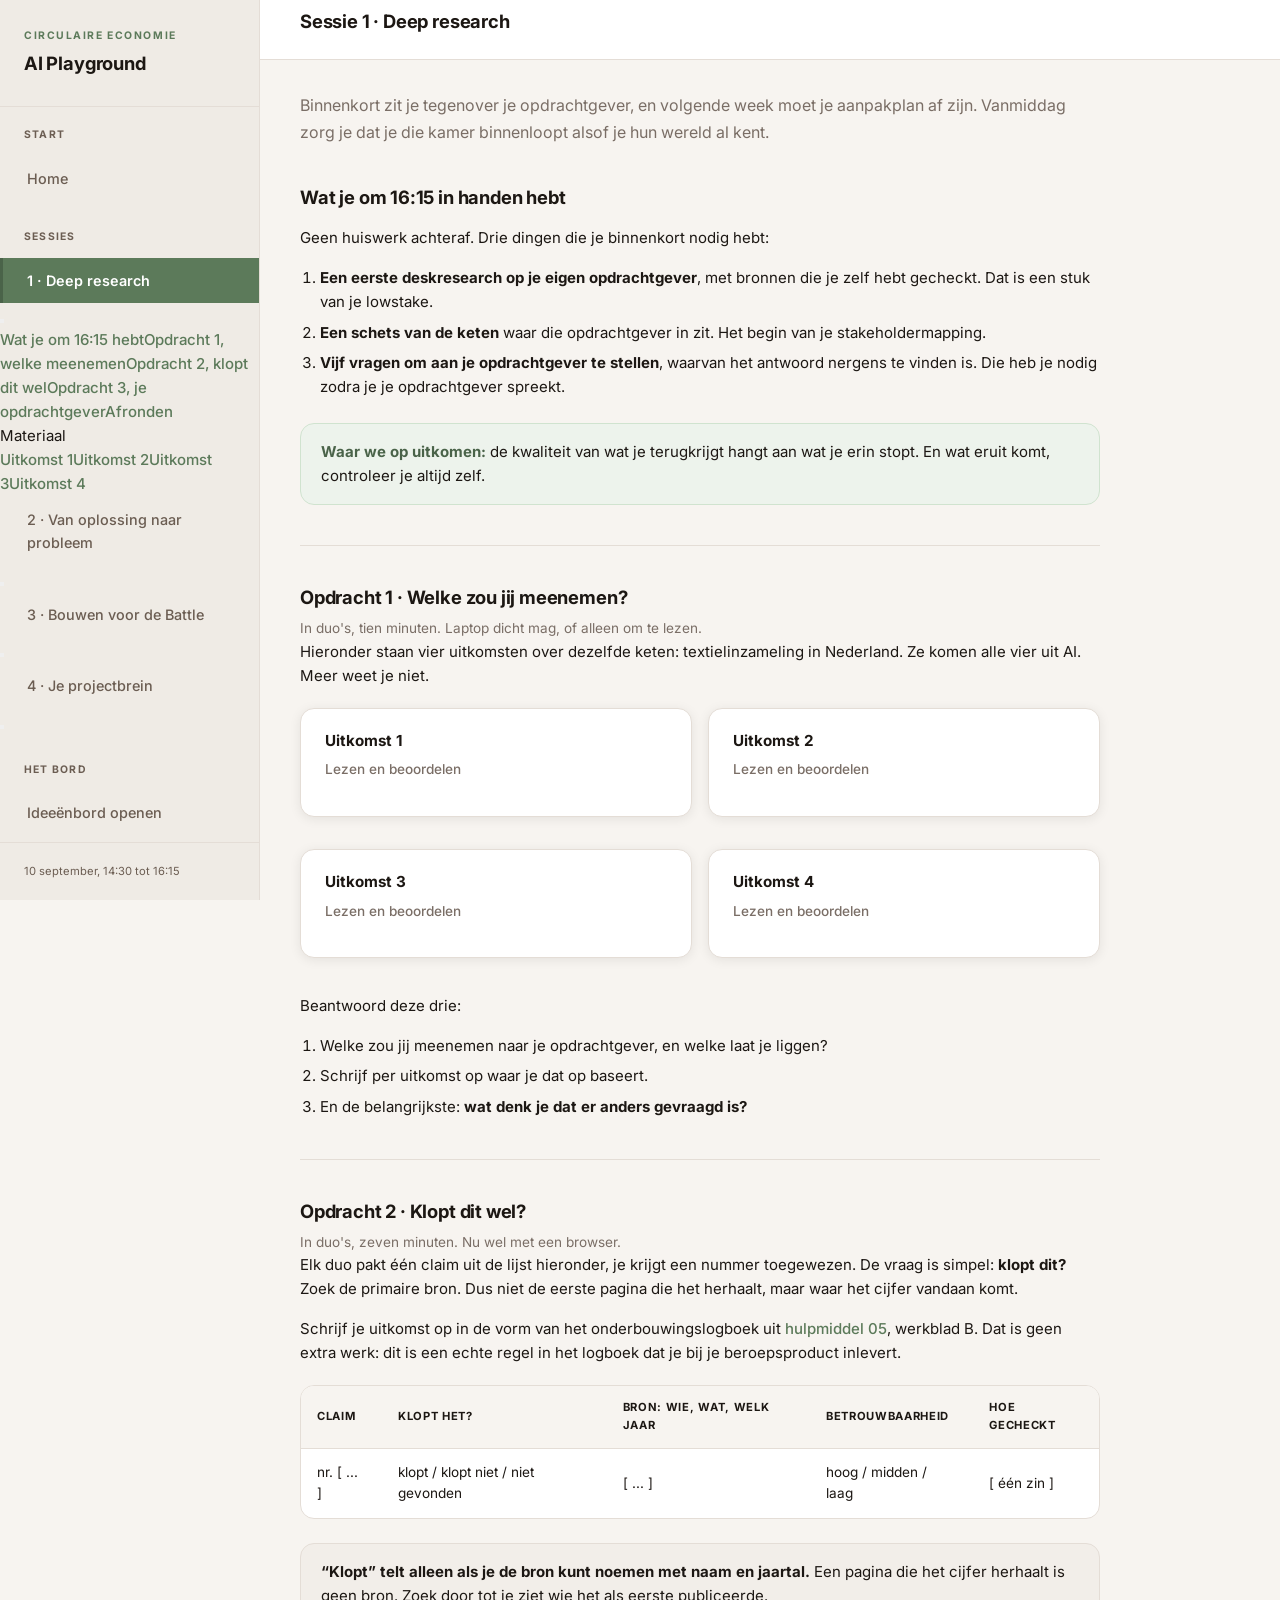
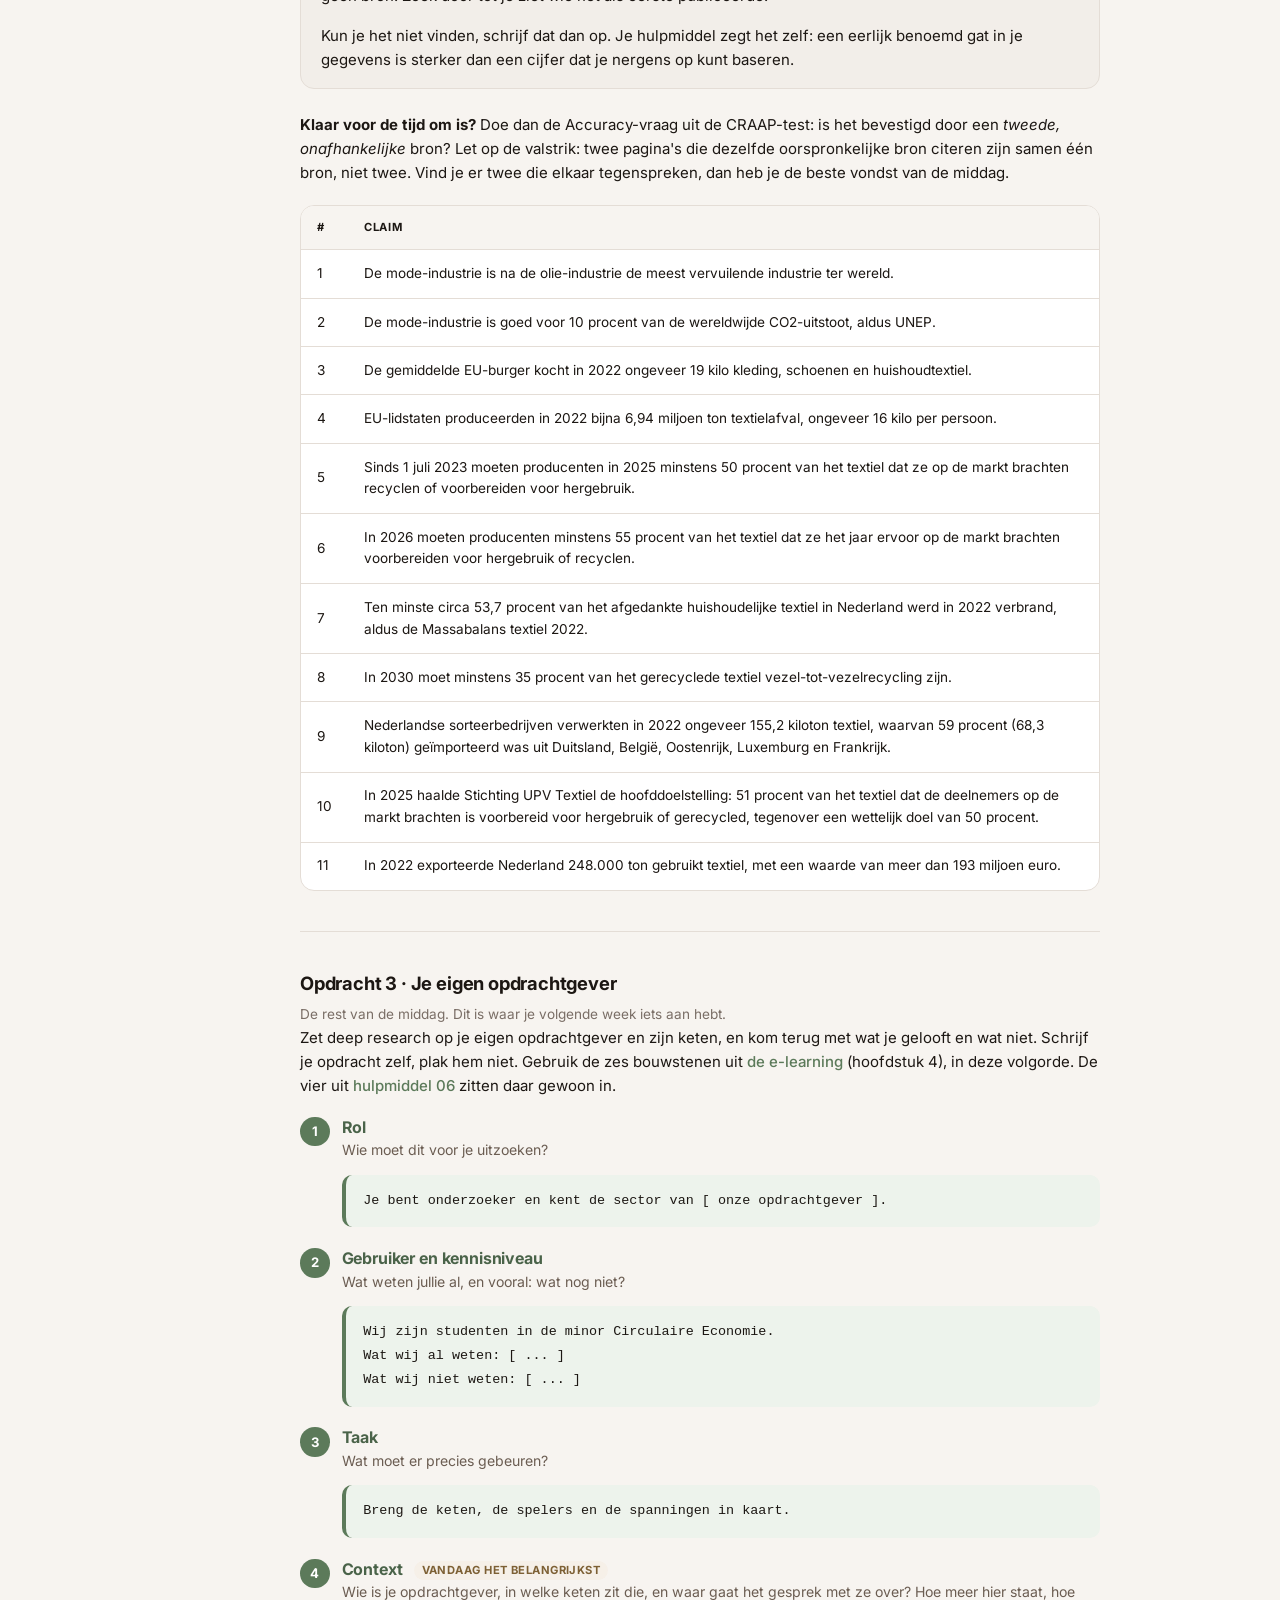
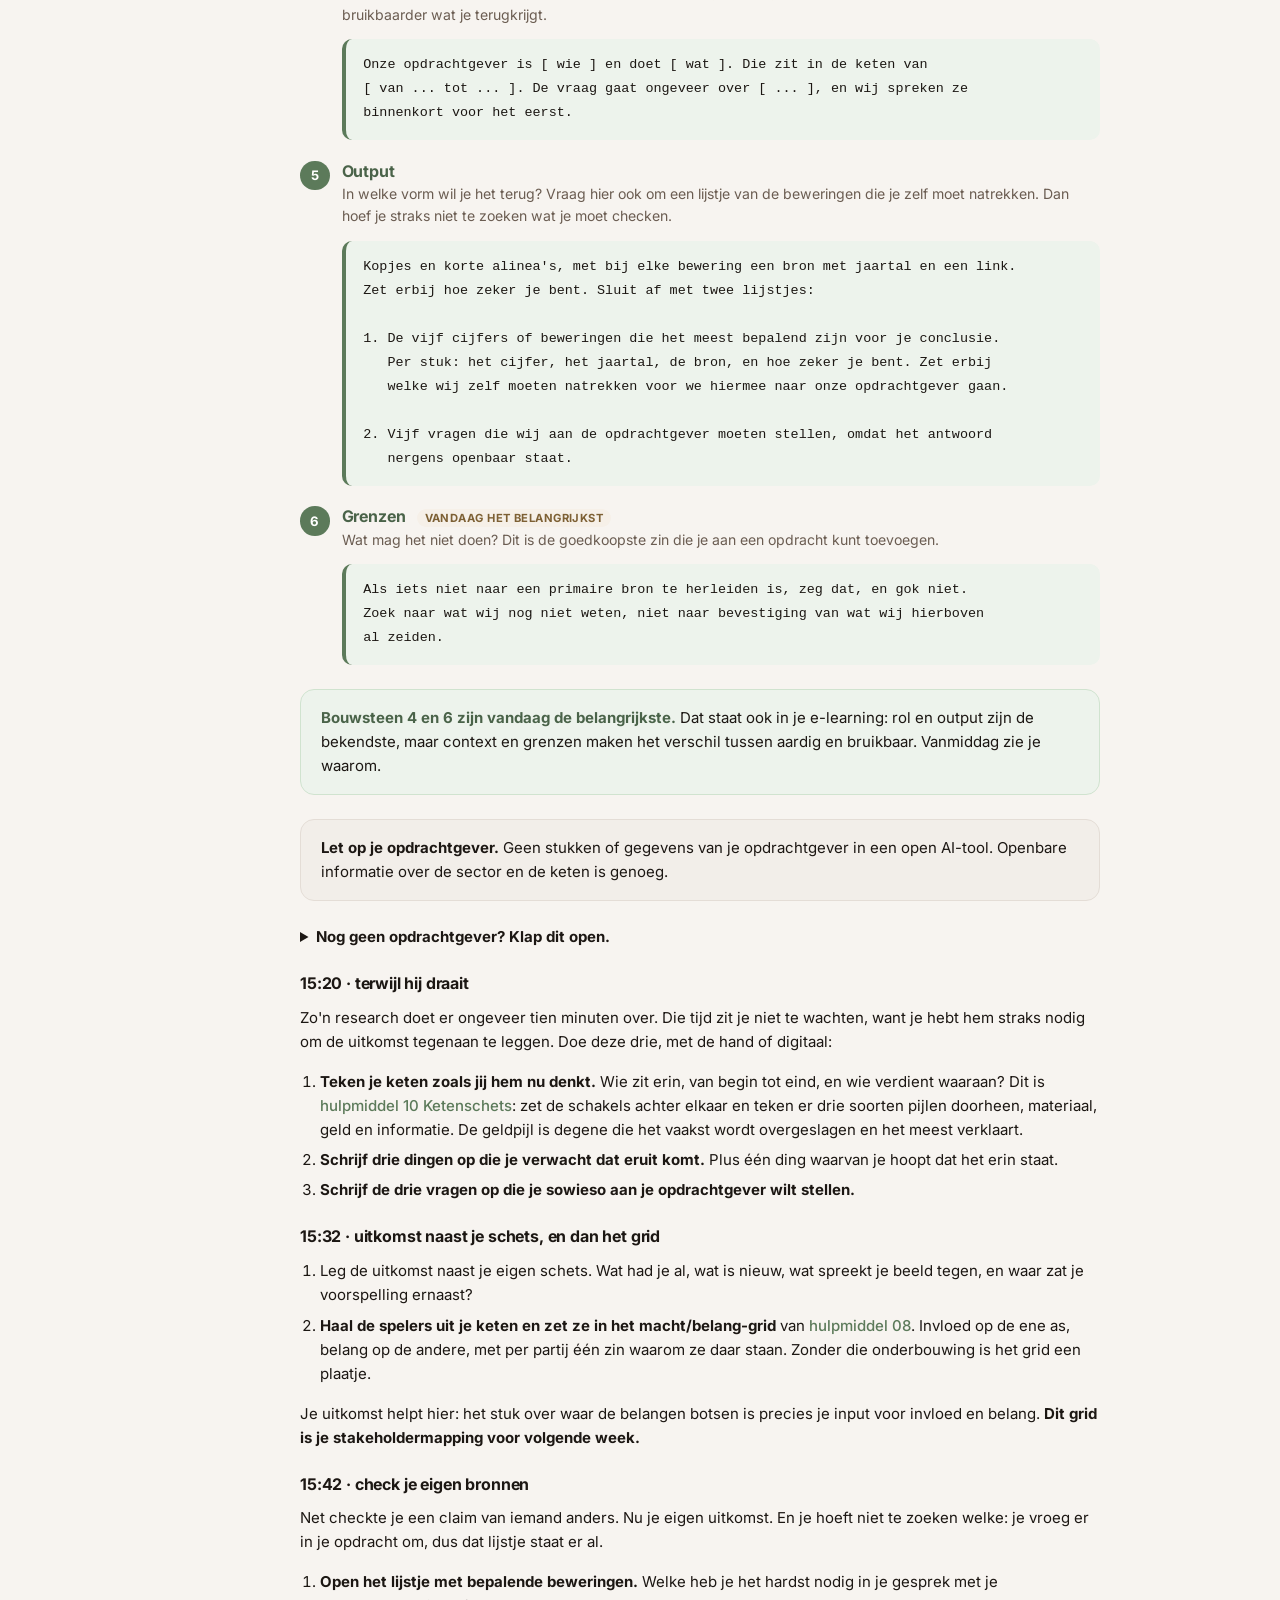
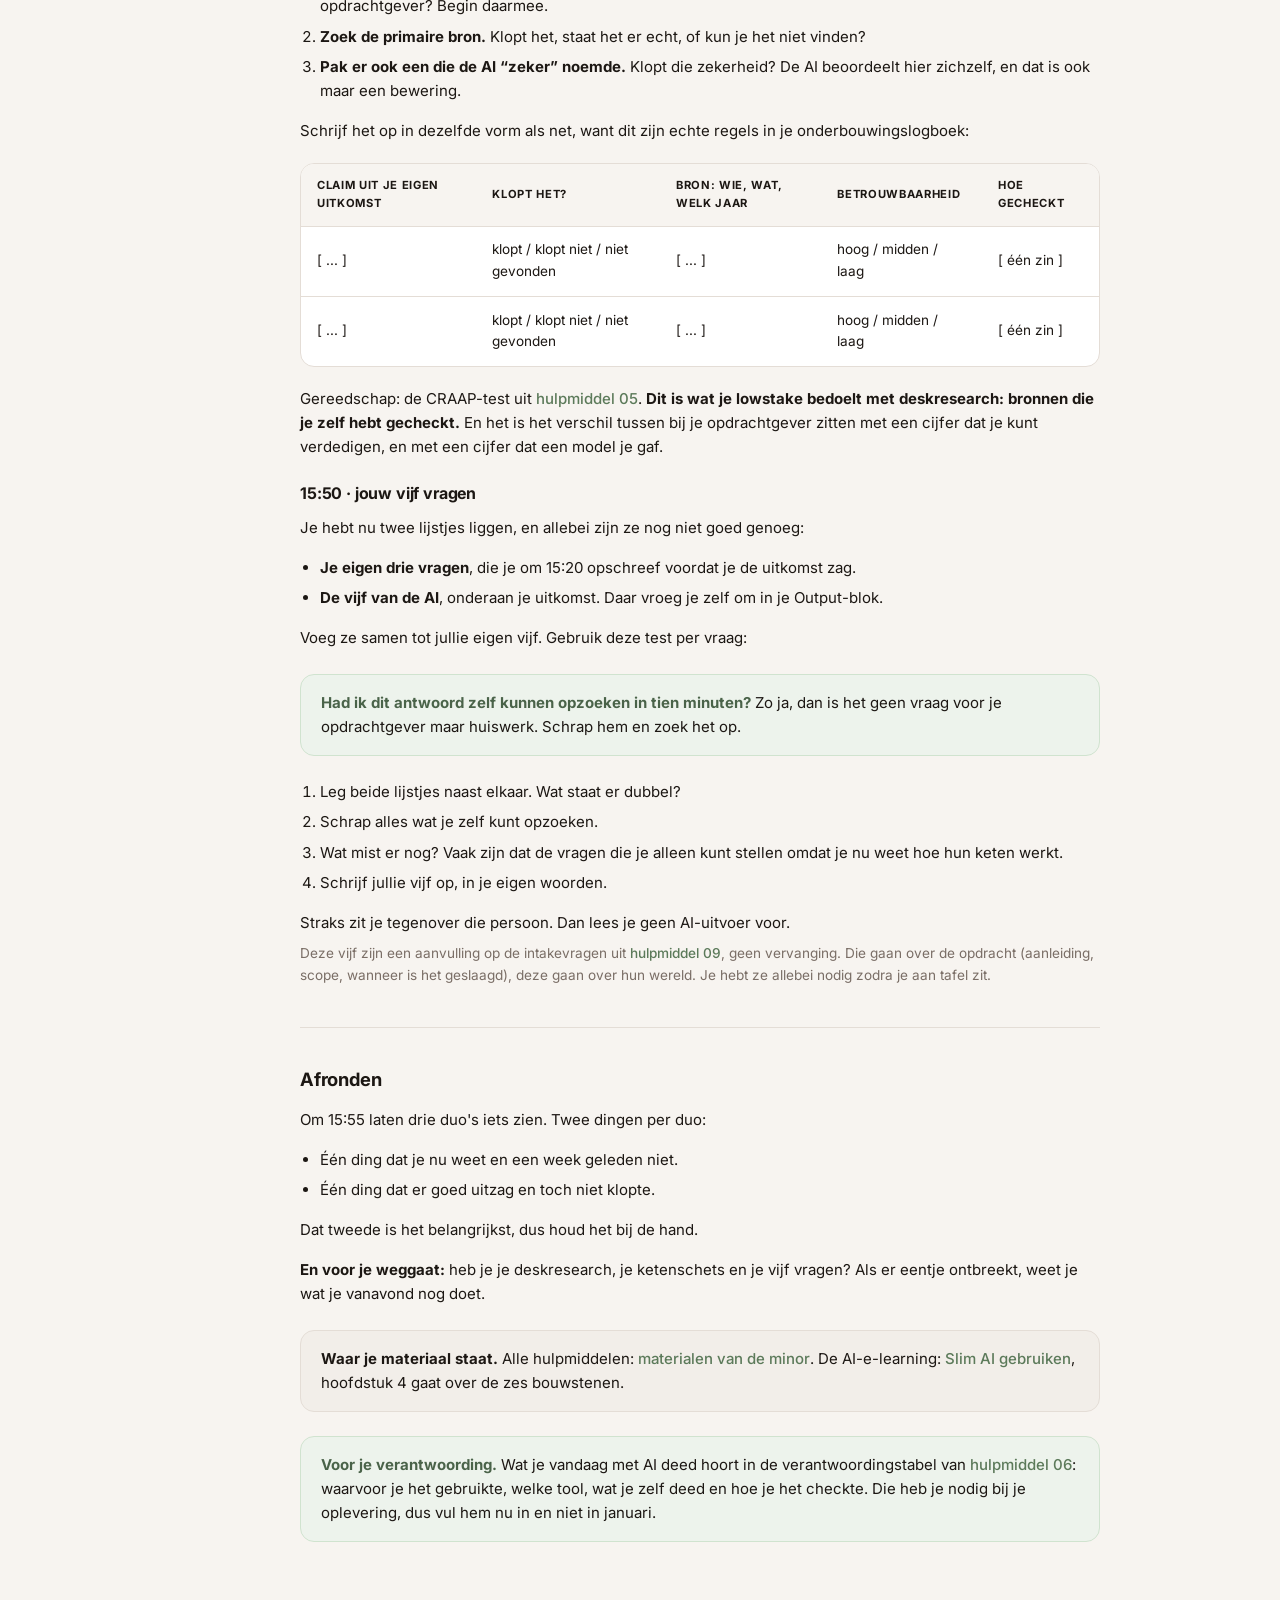
<file: sessie-1.html>
<!DOCTYPE html>
<html lang="nl">
<head>
  <meta charset="UTF-8">
  <meta name="viewport" content="width=device-width, initial-scale=1.0">
  <title>Sessie 1, deep research | AI Playground</title>
  <link rel="preconnect" href="https://fonts.googleapis.com">
  <link rel="preconnect" href="https://fonts.gstatic.com" crossorigin>
  <link rel="stylesheet" href="https://fonts.googleapis.com/css2?family=Inter:wght@400;500;600;700&display=swap">
  <link rel="stylesheet" href="style.css">
</head>
<body data-pagina="sessie-1">
  <div class="layout">
    <div class="sidebar-overlay" onclick="toggleMenu()"></div>
    <aside class="sidebar" id="sidebar">
      <div class="sidebar-header">
        <div class="sidebar-brand">
          <span class="brand-subtitle">Circulaire Economie</span>
          <span class="brand-title">AI Playground</span>
        </div>
      </div>
      <nav class="sidebar-nav">
        <div class="nav-section">
          <div class="nav-section-title">Start</div>
          <a href="index.html" class="nav-link">Home</a>
        </div>
        <div class="nav-section">
          <div class="nav-section-title">Sessies</div>
          <a href="sessie-1.html" class="nav-link">1 &middot; Deep research</a>
          <a href="sessie-2.html" class="nav-link">2 &middot; Van oplossing naar probleem</a>
        </div>
        <div class="nav-section">
          <div class="nav-section-title">Het bord</div>
          <a href="https://ideeenbord-ce.web.app" class="nav-link" target="_blank" rel="noopener">Idee&euml;nbord openen</a>
        </div>
      </nav>
      <div class="sidebar-footer">10 september, 14:30 tot 16:15</div>
    </aside>

    <main class="main">
      <header class="main-header">
        <button class="mobile-menu-btn" onclick="toggleMenu()">&#9776;</button>
        <h1 class="page-title">Sessie 1 &middot; Deep research</h1>
      </header>

      <div class="main-content">
        <p class="lead">
          Binnenkort zit je tegenover je opdrachtgever, en volgende week moet je aanpakplan af zijn.
          Vanmiddag zorg je dat je die kamer binnenloopt alsof je hun wereld al kent.
        </p>

        <h2 id="belofte">Wat je om 16:15 in handen hebt</h2>
        <p>Geen huiswerk achteraf. Drie dingen die je binnenkort nodig hebt:</p>
        <ol>
          <li><strong>Een eerste deskresearch op je eigen opdrachtgever</strong>, met bronnen die je zelf hebt gecheckt.
            Dat is een stuk van je lowstake.</li>
          <li><strong>Een schets van de keten</strong> waar die opdrachtgever in zit. Het begin van je stakeholdermapping.</li>
          <li><strong>Vijf vragen om aan je opdrachtgever te stellen</strong>, waarvan het antwoord nergens te vinden is.
            Die heb je nodig zodra je je opdrachtgever spreekt.</li>
        </ol>

        <div class="callout callout-primary">
          <p><strong>Waar we op uitkomen:</strong> de kwaliteit van wat je terugkrijgt hangt aan wat je erin stopt.
          En wat eruit komt, controleer je altijd zelf.</p>
        </div>

        <div class="divider"></div>

        <h2 id="opdracht-1">Opdracht 1 &middot; Welke zou jij meenemen?</h2>
        <p class="section-intro">In duo&#39;s, tien minuten. Laptop dicht mag, of alleen om te lezen.</p>

        <p>Hieronder staan vier uitkomsten over dezelfde keten: textielinzameling in Nederland.
          Ze komen alle vier uit AI. Meer weet je niet.</p>

        <div class="card-grid">
          <a href="uitkomst-1.html" class="card-link"><div class="card"><div class="card-title">Uitkomst 1</div><p class="card-text">Lezen en beoordelen</p></div></a>
          <a href="uitkomst-2.html" class="card-link"><div class="card"><div class="card-title">Uitkomst 2</div><p class="card-text">Lezen en beoordelen</p></div></a>
          <a href="uitkomst-3.html" class="card-link"><div class="card"><div class="card-title">Uitkomst 3</div><p class="card-text">Lezen en beoordelen</p></div></a>
          <a href="uitkomst-4.html" class="card-link"><div class="card"><div class="card-title">Uitkomst 4</div><p class="card-text">Lezen en beoordelen</p></div></a>
        </div>

        <p>Beantwoord deze drie:</p>
        <ol>
          <li>Welke zou jij meenemen naar je opdrachtgever, en welke laat je liggen?</li>
          <li>Schrijf per uitkomst op waar je dat op baseert.</li>
          <li>En de belangrijkste: <strong>wat denk je dat er anders gevraagd is?</strong></li>
        </ol>

        <div class="divider"></div>

        <h2 id="opdracht-2">Opdracht 2 &middot; Klopt dit wel?</h2>
        <p class="section-intro">In duo&#39;s, zeven minuten. Nu wel met een browser.</p>

        <p>Elk duo pakt &eacute;&eacute;n claim uit de lijst hieronder, je krijgt een nummer toegewezen.
          De vraag is simpel: <strong>klopt dit?</strong> Zoek de primaire bron. Dus niet de eerste pagina die het herhaalt,
          maar waar het cijfer vandaan komt.</p>

        <p>Schrijf je uitkomst op in de vorm van het onderbouwingslogboek uit
          <a href="https://fabianb88.github.io/minor-ce-studentenhandleiding/downloads/05_Onderbouwen.docx">hulpmiddel 05</a>, werkblad B. Dat is geen extra werk: dit is een echte regel
          in het logboek dat je bij je beroepsproduct inlevert.</p>

        <div class="table-wrap">
          <table>
            <thead><tr><th>Claim</th><th>Klopt het?</th><th>Bron: wie, wat, welk jaar</th><th>Betrouwbaarheid</th><th>Hoe gecheckt</th></tr></thead>
            <tbody>
              <tr><td>nr. [ ... ]</td><td>klopt / klopt niet / niet gevonden</td><td>[ ... ]</td><td>hoog / midden / laag</td><td>[ &eacute;&eacute;n zin ]</td></tr>
            </tbody>
          </table>
        </div>

        <div class="callout callout-info">
          <p><strong>&ldquo;Klopt&rdquo; telt alleen als je de bron kunt noemen met naam en jaartal.</strong> Een pagina
          die het cijfer herhaalt is geen bron. Zoek door tot je ziet wie het als eerste publiceerde.</p>
          <p>Kun je het niet vinden, schrijf dat dan op. Je hulpmiddel zegt het zelf: een eerlijk benoemd gat in je
          gegevens is sterker dan een cijfer dat je nergens op kunt baseren.</p>
        </div>

        <p><strong>Klaar voor de tijd om is?</strong> Doe dan de Accuracy-vraag uit de CRAAP-test: is het bevestigd door
          een <em>tweede, onafhankelijke</em> bron? Let op de valstrik: twee pagina&#39;s die dezelfde oorspronkelijke
          bron citeren zijn samen &eacute;&eacute;n bron, niet twee. Vind je er twee die elkaar tegenspreken, dan heb je
          de beste vondst van de middag.</p>

        <div class="table-wrap">
          <table>
            <thead><tr><th>#</th><th>Claim</th></tr></thead>
            <tbody>
              <tr><td>1</td><td>De mode-industrie is na de olie-industrie de meest vervuilende industrie ter wereld.</td></tr>
              <tr><td>2</td><td>De mode-industrie is goed voor 10 procent van de wereldwijde CO2-uitstoot, aldus UNEP.</td></tr>
              <tr><td>3</td><td>De gemiddelde EU-burger kocht in 2022 ongeveer 19 kilo kleding, schoenen en huishoudtextiel.</td></tr>
              <tr><td>4</td><td>EU-lidstaten produceerden in 2022 bijna 6,94 miljoen ton textielafval, ongeveer 16 kilo per persoon.</td></tr>
              <tr><td>5</td><td>Sinds 1 juli 2023 moeten producenten in 2025 minstens 50 procent van het textiel dat ze op de markt brachten recyclen of voorbereiden voor hergebruik.</td></tr>
              <tr><td>6</td><td>In 2026 moeten producenten minstens 55 procent van het textiel dat ze het jaar ervoor op de markt brachten voorbereiden voor hergebruik of recyclen.</td></tr>
              <tr><td>7</td><td>Ten minste circa 53,7 procent van het afgedankte huishoudelijke textiel in Nederland werd in 2022 verbrand, aldus de Massabalans textiel 2022.</td></tr>
              <tr><td>8</td><td>In 2030 moet minstens 35 procent van het gerecyclede textiel vezel-tot-vezelrecycling zijn.</td></tr>
              <tr><td>9</td><td>Nederlandse sorteerbedrijven verwerkten in 2022 ongeveer 155,2 kiloton textiel, waarvan 59 procent (68,3 kiloton) ge&iuml;mporteerd was uit Duitsland, Belgi&euml;, Oostenrijk, Luxemburg en Frankrijk.</td></tr>
              <tr><td>10</td><td>In 2025 haalde Stichting UPV Textiel de hoofddoelstelling: 51 procent van het textiel dat de deelnemers op de markt brachten is voorbereid voor hergebruik of gerecycled, tegenover een wettelijk doel van 50 procent.</td></tr>
              <tr><td>11</td><td>In 2022 exporteerde Nederland 248.000 ton gebruikt textiel, met een waarde van meer dan 193 miljoen euro.</td></tr>
            </tbody>
          </table>
        </div>

        <div class="divider"></div>

        <h2 id="opdracht-3">Opdracht 3 &middot; Je eigen opdrachtgever</h2>
        <p class="section-intro">De rest van de middag. Dit is waar je volgende week iets aan hebt.</p>

        <p>Zet deep research op je eigen opdrachtgever en zijn keten, en kom terug met wat je gelooft en wat niet.
          Schrijf je opdracht zelf, plak hem niet. Gebruik de zes bouwstenen uit
          <a href="https://fabianb88.github.io/ai-gebruiken-elearning/" target="_blank" rel="noopener">de e-learning</a> (hoofdstuk 4), in deze volgorde.
          De vier uit <a href="https://fabianb88.github.io/minor-ce-studentenhandleiding/downloads/06_Slim-AI-gebruiken.docx" target="_blank" rel="noopener">hulpmiddel 06</a> zitten daar
          gewoon in.</p>

        <ol class="bouwstenen">
          <li>
            <h4>Rol</h4>
            <p class="cue">Wie moet dit voor je uitzoeken?</p>
            <pre><code>Je bent onderzoeker en kent de sector van [ onze opdrachtgever ].</code></pre>
          </li>
          <li>
            <h4>Gebruiker en kennisniveau</h4>
            <p class="cue">Wat weten jullie al, en vooral: wat nog niet?</p>
            <pre><code>Wij zijn studenten in de minor Circulaire Economie.
Wat wij al weten: [ ... ]
Wat wij niet weten: [ ... ]</code></pre>
          </li>
          <li>
            <h4>Taak</h4>
            <p class="cue">Wat moet er precies gebeuren?</p>
            <pre><code>Breng de keten, de spelers en de spanningen in kaart.</code></pre>
          </li>
          <li>
            <h4>Context <span class="bouwsteen-tip">vandaag het belangrijkst</span></h4>
            <p class="cue">Wie is je opdrachtgever, in welke keten zit die, en waar gaat het gesprek met ze
              over? Hoe meer hier staat, hoe bruikbaarder wat je terugkrijgt.</p>
            <pre><code>Onze opdrachtgever is [ wie ] en doet [ wat ]. Die zit in de keten van
[ van ... tot ... ]. De vraag gaat ongeveer over [ ... ], en wij spreken ze
binnenkort voor het eerst.</code></pre>
          </li>
          <li>
            <h4>Output</h4>
            <p class="cue">In welke vorm wil je het terug? Vraag hier ook om een lijstje van de beweringen die je
              zelf moet natrekken. Dan hoef je straks niet te zoeken wat je moet checken.</p>
            <pre><code>Kopjes en korte alinea's, met bij elke bewering een bron met jaartal en een link.
Zet erbij hoe zeker je bent. Sluit af met twee lijstjes:

1. De vijf cijfers of beweringen die het meest bepalend zijn voor je conclusie.
   Per stuk: het cijfer, het jaartal, de bron, en hoe zeker je bent. Zet erbij
   welke wij zelf moeten natrekken voor we hiermee naar onze opdrachtgever gaan.

2. Vijf vragen die wij aan de opdrachtgever moeten stellen, omdat het antwoord
   nergens openbaar staat.</code></pre>
          </li>
          <li>
            <h4>Grenzen <span class="bouwsteen-tip">vandaag het belangrijkst</span></h4>
            <p class="cue">Wat mag het niet doen? Dit is de goedkoopste zin die je aan een opdracht kunt toevoegen.</p>
            <pre><code>Als iets niet naar een primaire bron te herleiden is, zeg dat, en gok niet.
Zoek naar wat wij nog niet weten, niet naar bevestiging van wat wij hierboven
al zeiden.</code></pre>
          </li>
        </ol>

        <div class="callout callout-primary">
          <p><strong>Bouwsteen 4 en 6 zijn vandaag de belangrijkste.</strong> Dat staat ook in je e-learning: rol en output
          zijn de bekendste, maar context en grenzen maken het verschil tussen aardig en bruikbaar. Vanmiddag zie je waarom.</p>
        </div>

        <div class="callout callout-info">
          <p><strong>Let op je opdrachtgever.</strong> Geen stukken of gegevens van je opdrachtgever in een open AI-tool.
          Openbare informatie over de sector en de keten is genoeg.</p>
        </div>

        <details>
          <summary><strong>Nog geen opdrachtgever? Klap dit open.</strong></summary>
          <p>Weet je wel de sector of het thema maar nog niet de organisatie: pak dan gewoon die keten. Dat is geen
            tweede keus. Een ketenschets volgt een stroom, geen bedrijf.</p>
          <p>Heb je nog helemaal niets, kies dan een van deze twee oefencasussen. Je vervangt alleen de blokken
            <em>Gebruiker en kennisniveau</em> en <em>Context</em> hierboven. Rol, Taak, Output en Grenzen laat je staan.
            Verander in Output wel &eacute;&eacute;n ding: vraag om vijf vragen die je aan <em>zo&#39;n</em>
            opdrachtgever zou moeten stellen.</p>

          <p><strong>Oefencasus A, de broodketen</strong></p>
          <pre><code>Gebruiker en kennisniveau
Wij zijn studenten in de minor Circulaire Economie. Dit is een oefencasus, wij hebben
nog geen eigen opdrachtgever.
Wat wij al weten: dat er veel brood wordt weggegooid en dat supermarkten daar
afspraken over hebben gemaakt.
Wat wij niet weten: waar in de keten het brood blijft liggen, wie de kosten van dat
verlies draagt, en wat er met onverkocht brood gebeurt nadat het uit het schap gaat.

Context
De casus is een regionale bakkerij in Gelderland die levert aan supermarkten en aan
eigen winkels. Die zit in de keten van graan tot onverkocht brood. De vraag gaat
ongeveer over minder verspilling zonder omzet te verliezen.</code></pre>

          <p><strong>Oefencasus B, beton uit sloop</strong></p>
          <pre><code>Gebruiker en kennisniveau
Wij zijn studenten in de minor Circulaire Economie. Dit is een oefencasus, wij hebben
nog geen eigen opdrachtgever.
Wat wij al weten: dat beton uit sloop meestal wordt vermalen tot puingranulaat.
Wat wij niet weten: waar dat granulaat terechtkomt, waarom het zelden opnieuw beton
wordt, en wie er verdient aan de huidige route.

Context
De casus is een sloop- en grondverzetbedrijf in Gelderland dat beton afvoert uit
sloopprojecten. Die zit in de keten van sloop tot wegfundering of nieuw beton. De
vraag gaat ongeveer over meer waarde uit het puin halen dan wat het nu oplevert.</code></pre>
        </details>

        <h3>15:20 &middot; terwijl hij draait</h3>
        <p>Zo&#39;n research doet er ongeveer tien minuten over. Die tijd zit je niet te wachten, want je hebt hem straks
          nodig om de uitkomst tegenaan te leggen. Doe deze drie, met de hand of digitaal:</p>
        <ol>
          <li><strong>Teken je keten zoals jij hem nu denkt.</strong> Wie zit erin, van begin tot eind, en wie verdient
            waaraan? Dit is <a href="https://fabianb88.github.io/minor-ce-studentenhandleiding/downloads/10_Ketenschets.docx">hulpmiddel 10 Ketenschets</a>: zet de schakels achter elkaar
            en teken er drie soorten pijlen doorheen, materiaal, geld en informatie. De geldpijl is degene die het vaakst
            wordt overgeslagen en het meest verklaart.</li>
          <li><strong>Schrijf drie dingen op die je verwacht dat eruit komt.</strong> Plus &eacute;&eacute;n ding waarvan
            je hoopt dat het erin staat.</li>
          <li><strong>Schrijf de drie vragen op die je sowieso aan je opdrachtgever wilt stellen.</strong></li>
        </ol>

        <h3>15:32 &middot; uitkomst naast je schets, en dan het grid</h3>
        <ol>
          <li>Leg de uitkomst naast je eigen schets. Wat had je al, wat is nieuw, wat spreekt je beeld tegen, en waar zat
            je voorspelling ernaast?</li>
          <li><strong>Haal de spelers uit je keten en zet ze in het macht/belang-grid</strong> van
            <a href="https://fabianb88.github.io/minor-ce-studentenhandleiding/downloads/08_Stakeholderanalyse.docx">hulpmiddel 08</a>. Invloed op de ene as, belang op de andere, met per
            partij &eacute;&eacute;n zin waarom ze daar staan. Zonder die onderbouwing is het grid een plaatje.</li>
        </ol>
        <p>Je uitkomst helpt hier: het stuk over waar de belangen botsen is precies je input voor invloed en belang.
          <strong>Dit grid is je stakeholdermapping voor volgende week.</strong></p>

        <h3>15:42 &middot; check je eigen bronnen</h3>
        <p>Net checkte je een claim van iemand anders. Nu je eigen uitkomst. En je hoeft niet te zoeken welke: je vroeg
          er in je opdracht om, dus dat lijstje staat er al.</p>
        <ol>
          <li><strong>Open het lijstje met bepalende beweringen.</strong> Welke heb je het hardst nodig in je gesprek met je
            opdrachtgever? Begin daarmee.</li>
          <li><strong>Zoek de primaire bron.</strong> Klopt het, staat het er echt, of kun je het niet vinden?</li>
          <li><strong>Pak er ook een die de AI &ldquo;zeker&rdquo; noemde.</strong> Klopt die zekerheid? De AI beoordeelt
            hier zichzelf, en dat is ook maar een bewering.</li>
        </ol>

        <p>Schrijf het op in dezelfde vorm als net, want dit zijn echte regels in je onderbouwingslogboek:</p>

        <div class="table-wrap">
          <table>
            <thead><tr><th>Claim uit je eigen uitkomst</th><th>Klopt het?</th><th>Bron: wie, wat, welk jaar</th><th>Betrouwbaarheid</th><th>Hoe gecheckt</th></tr></thead>
            <tbody>
              <tr><td>[ ... ]</td><td>klopt / klopt niet / niet gevonden</td><td>[ ... ]</td><td>hoog / midden / laag</td><td>[ &eacute;&eacute;n zin ]</td></tr>
              <tr><td>[ ... ]</td><td>klopt / klopt niet / niet gevonden</td><td>[ ... ]</td><td>hoog / midden / laag</td><td>[ &eacute;&eacute;n zin ]</td></tr>
            </tbody>
          </table>
        </div>

        <p>Gereedschap: de CRAAP-test uit <a href="https://fabianb88.github.io/minor-ce-studentenhandleiding/downloads/05_Onderbouwen.docx">hulpmiddel 05</a>.
          <strong>Dit is wat je lowstake bedoelt met deskresearch: bronnen die je zelf hebt gecheckt.</strong>
          En het is het verschil tussen bij je opdrachtgever zitten met een cijfer dat je kunt verdedigen, en met een
          cijfer dat een model je gaf.</p>

        <h3>15:50 &middot; jouw vijf vragen</h3>
        <p>Je hebt nu twee lijstjes liggen, en allebei zijn ze nog niet goed genoeg:</p>
        <ul>
          <li><strong>Je eigen drie vragen</strong>, die je om 15:20 opschreef voordat je de uitkomst zag.</li>
          <li><strong>De vijf van de AI</strong>, onderaan je uitkomst. Daar vroeg je zelf om in je Output-blok.</li>
        </ul>

        <p>Voeg ze samen tot jullie eigen vijf. Gebruik deze test per vraag:</p>

        <div class="callout callout-primary">
          <p><strong>Had ik dit antwoord zelf kunnen opzoeken in tien minuten?</strong> Zo ja, dan is het geen vraag voor
          je opdrachtgever maar huiswerk. Schrap hem en zoek het op.</p>
        </div>

        <ol>
          <li>Leg beide lijstjes naast elkaar. Wat staat er dubbel?</li>
          <li>Schrap alles wat je zelf kunt opzoeken.</li>
          <li>Wat mist er nog? Vaak zijn dat de vragen die je alleen kunt stellen omdat je nu weet hoe hun keten werkt.</li>
          <li>Schrijf jullie vijf op, in je eigen woorden.</li>
        </ol>

        <p>Straks zit je tegenover die persoon. Dan lees je geen AI-uitvoer voor.</p>

        <p class="section-intro">Deze vijf zijn een aanvulling op de intakevragen uit
          <a href="https://fabianb88.github.io/minor-ce-studentenhandleiding/downloads/09_Opdrachtgever-afspraken.docx">hulpmiddel 09</a>, geen vervanging. Die gaan over de opdracht
          (aanleiding, scope, wanneer is het geslaagd), deze gaan over hun wereld. Je hebt ze allebei nodig zodra je aan
          tafel zit.</p>

        <div class="divider"></div>

        <h2 id="afronden">Afronden</h2>
        <p>Om 15:55 laten drie duo&#39;s iets zien. Twee dingen per duo:</p>
        <ul>
          <li>&Eacute;&eacute;n ding dat je nu weet en een week geleden niet.</li>
          <li>&Eacute;&eacute;n ding dat er goed uitzag en toch niet klopte.</li>
        </ul>
        <p>Dat tweede is het belangrijkst, dus houd het bij de hand.</p>

        <p><strong>En voor je weggaat:</strong> heb je je deskresearch, je ketenschets en je vijf vragen?
          Als er eentje ontbreekt, weet je wat je vanavond nog doet.</p>

        <div class="callout callout-info">
          <p><strong>Waar je materiaal staat.</strong>
          Alle hulpmiddelen: <a href="https://fabianb88.github.io/minor-ce-studentenhandleiding/materialen.html" target="_blank" rel="noopener">materialen van de minor</a>.
          De AI-e-learning: <a href="https://fabianb88.github.io/ai-gebruiken-elearning/" target="_blank" rel="noopener">Slim AI gebruiken</a>, hoofdstuk 4 gaat over
          de zes bouwstenen.</p>
        </div>

        <div class="callout callout-primary">
          <p><strong>Voor je verantwoording.</strong> Wat je vandaag met AI deed hoort in de verantwoordingstabel van
          <a href="https://fabianb88.github.io/minor-ce-studentenhandleiding/downloads/06_Slim-AI-gebruiken.docx">hulpmiddel 06</a>: waarvoor je het gebruikte, welke tool, wat je zelf deed en hoe je het checkte.
          Die heb je nodig bij je oplevering, dus vul hem nu in en niet in januari.</p>
        </div>
      </div>
    </main>
  </div>
  <script src="script.js"></script>
</body>
</html>
</file>
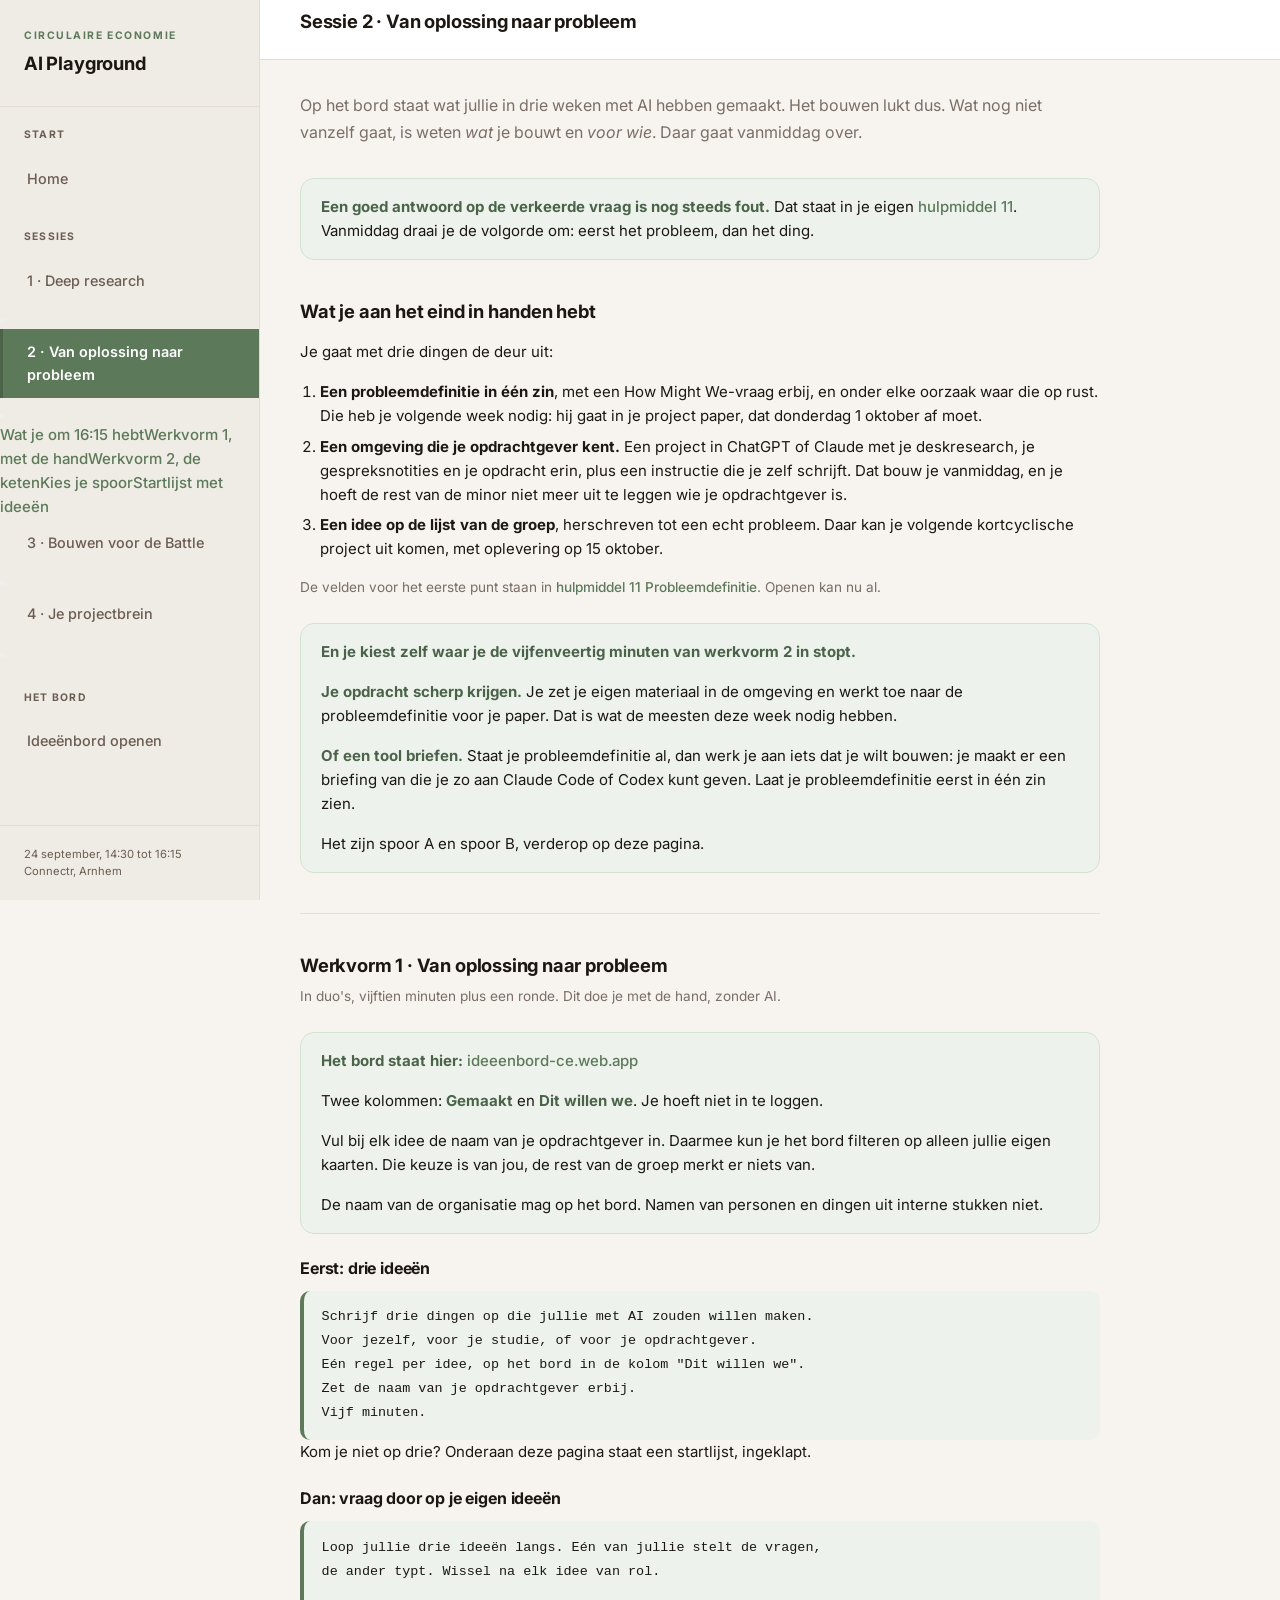
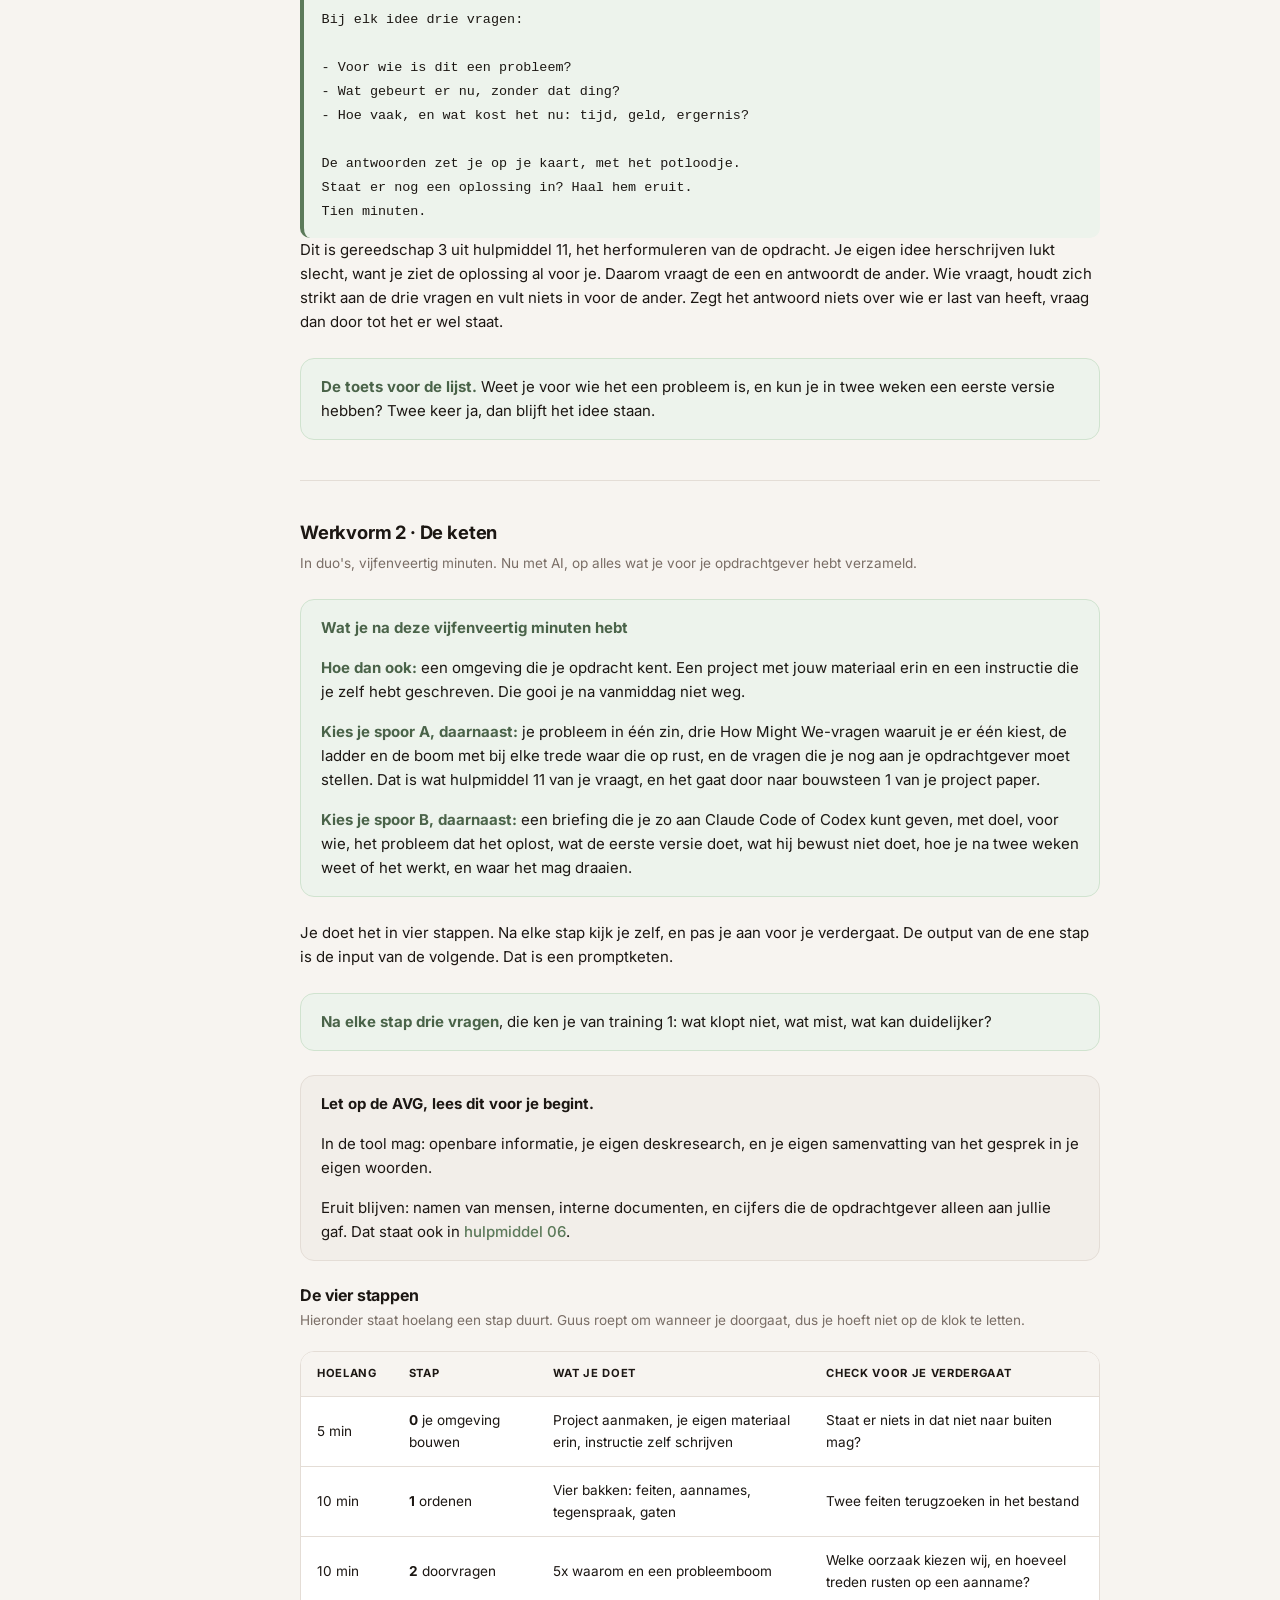
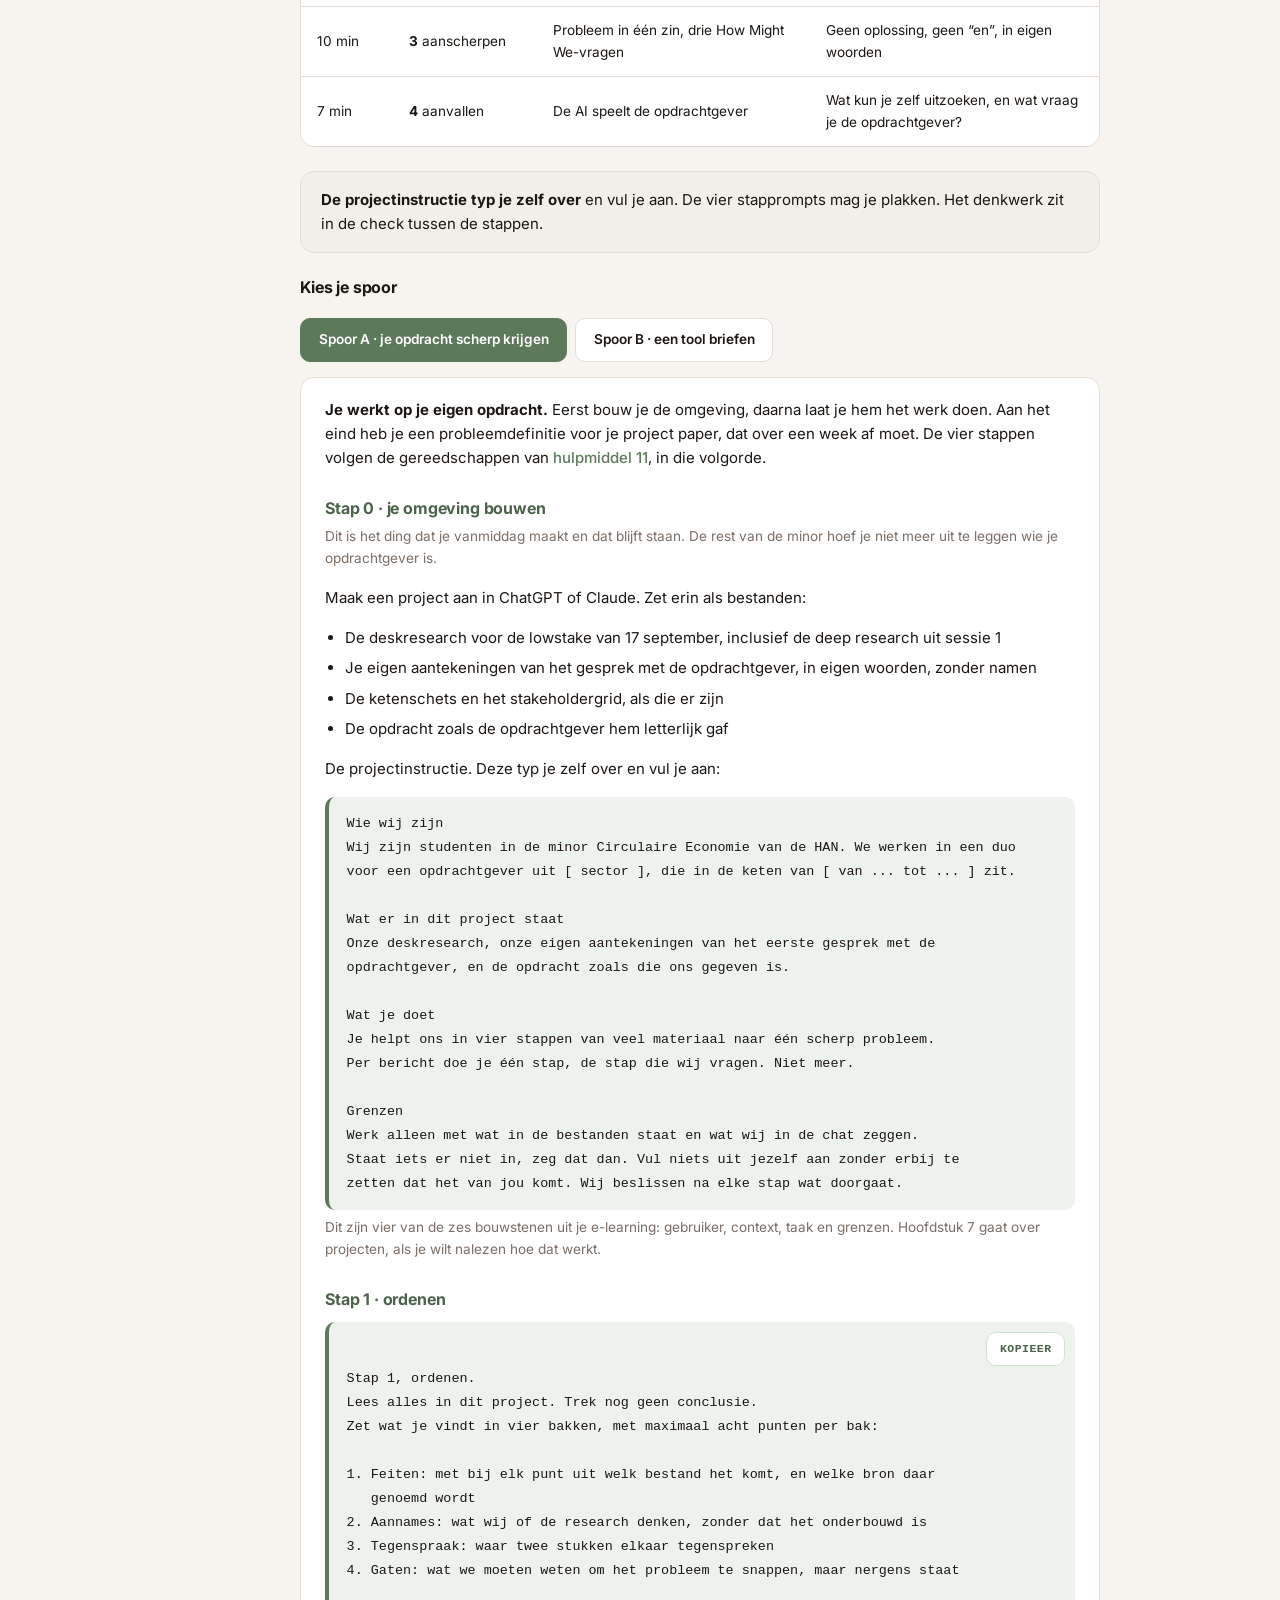
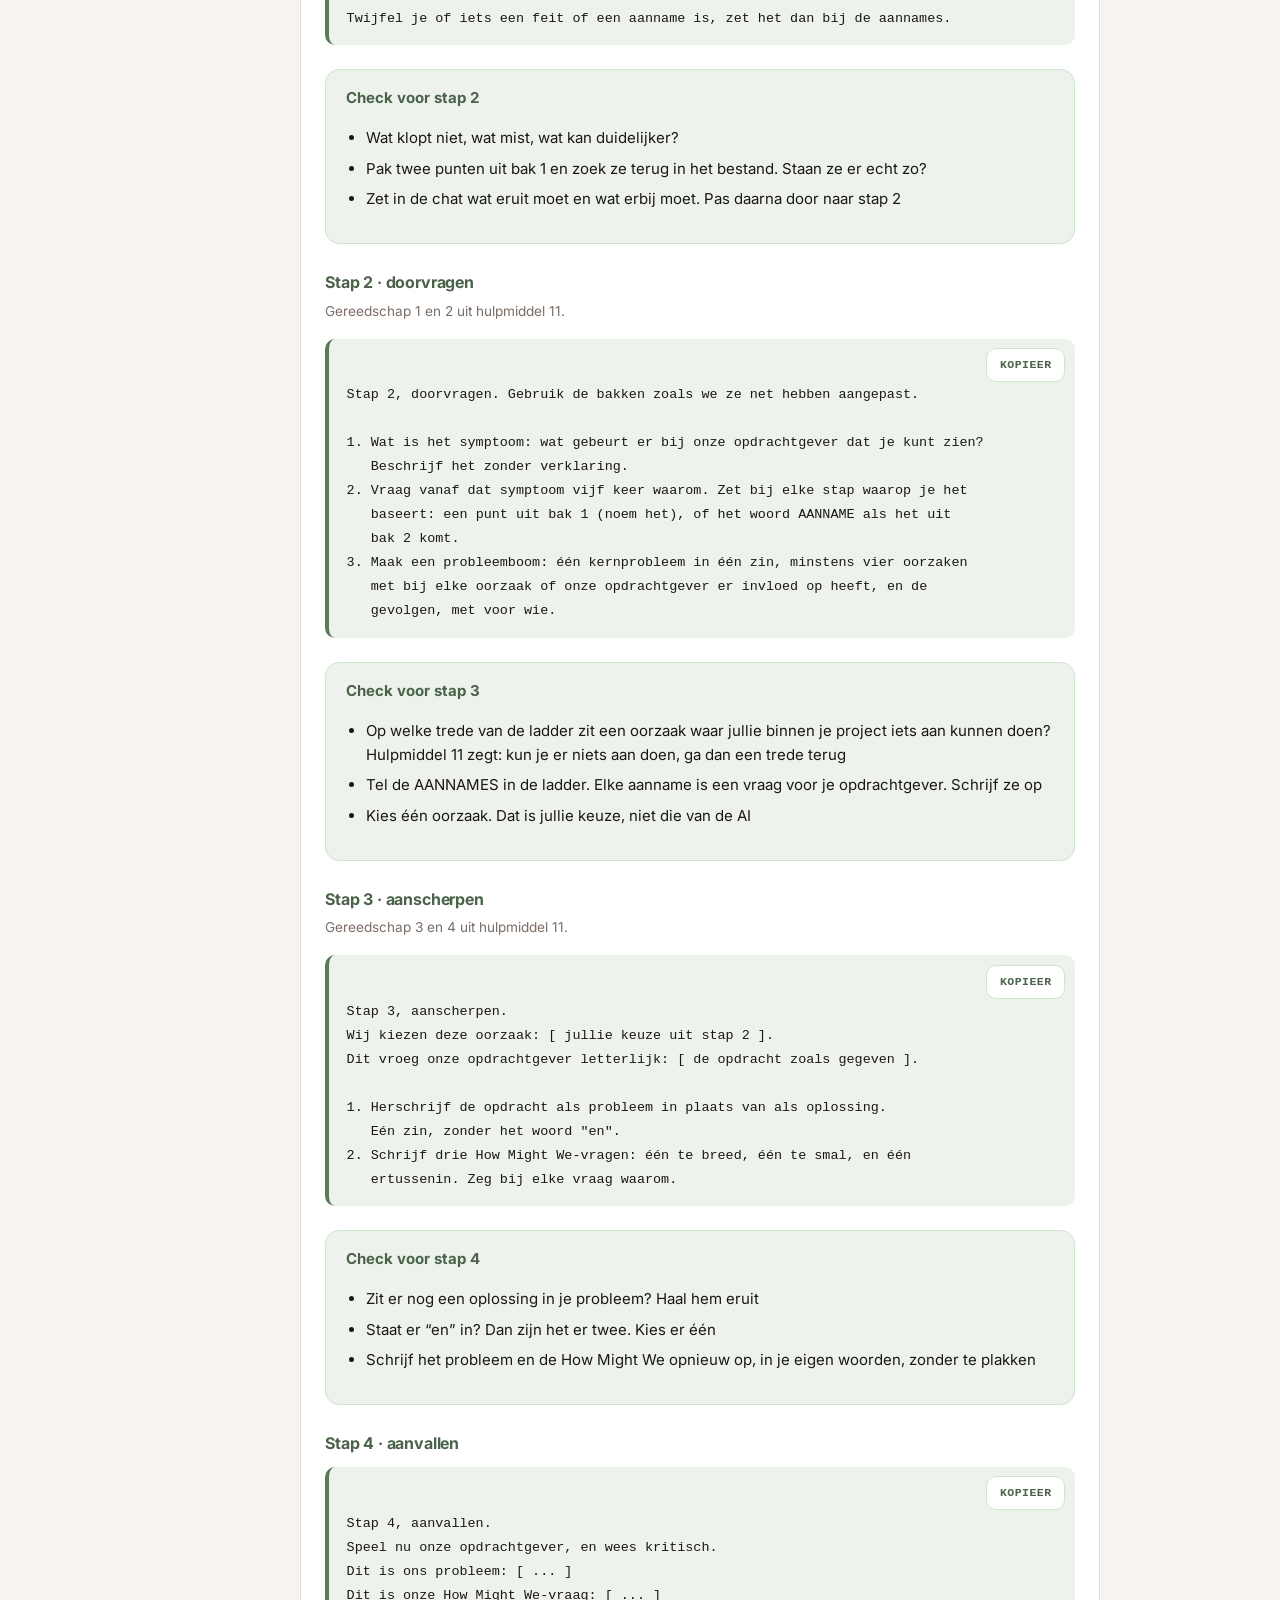
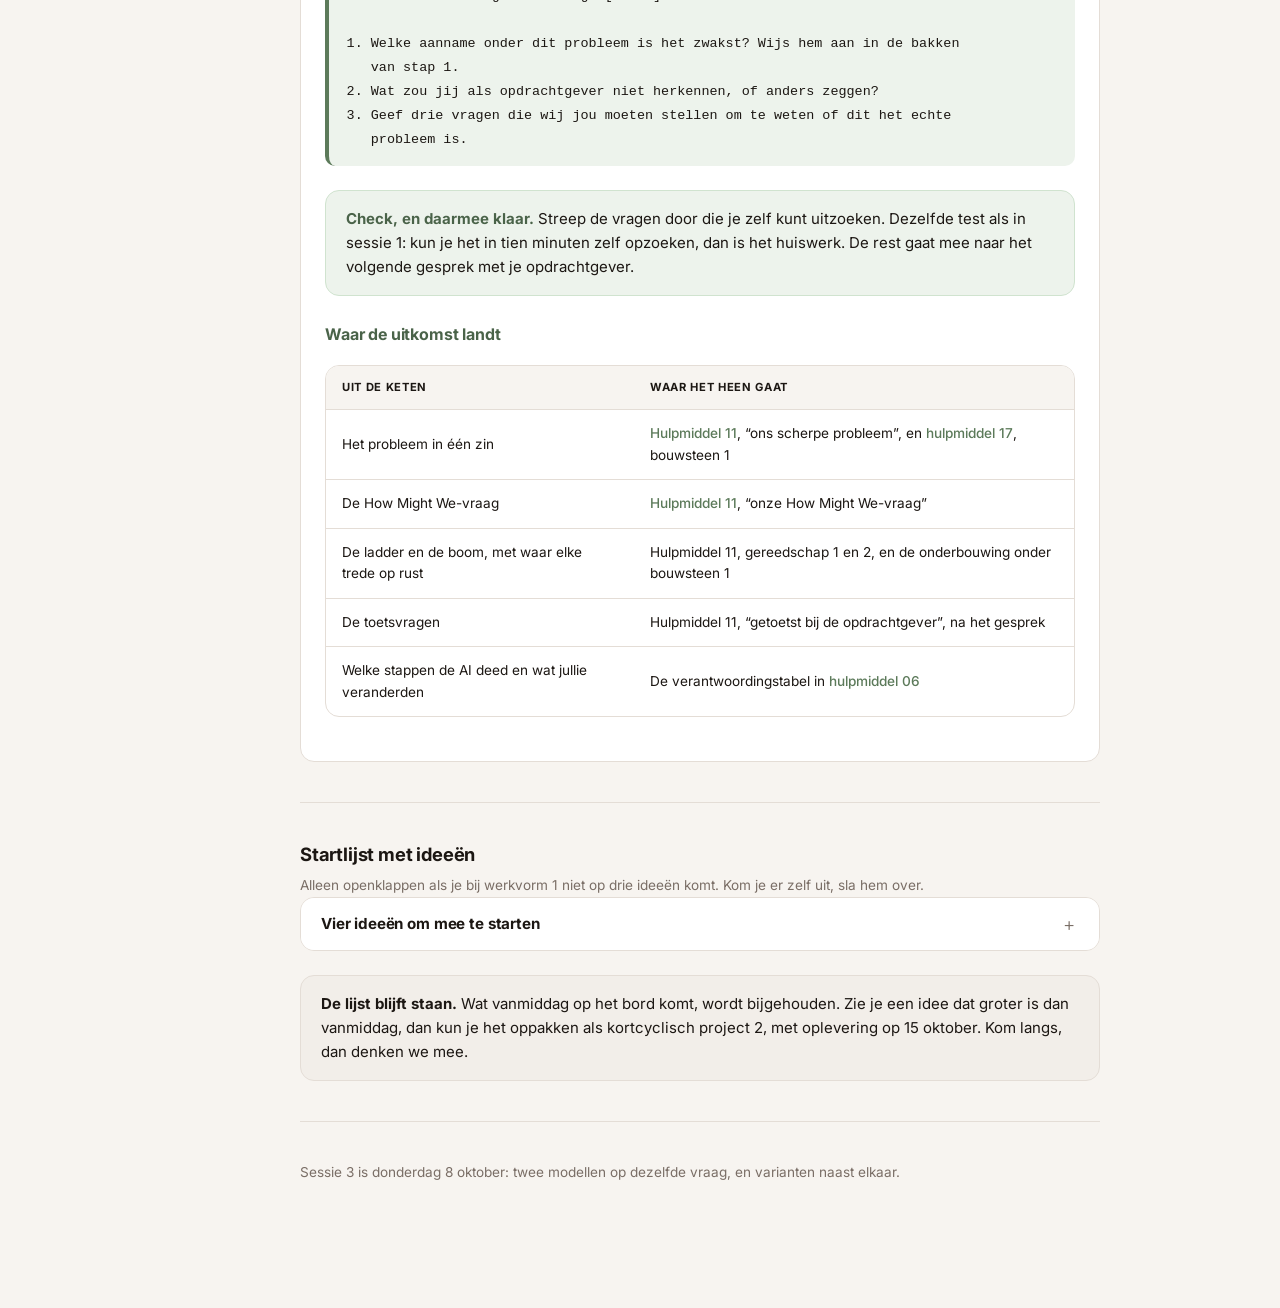
<file: sessie-2.html>
<!DOCTYPE html>
<html lang="nl">
<head>
  <meta charset="UTF-8">
  <meta name="viewport" content="width=device-width, initial-scale=1.0">
  <title>Sessie 2, van oplossing naar probleem | AI Playground</title>
  <link rel="preconnect" href="https://fonts.googleapis.com">
  <link rel="preconnect" href="https://fonts.gstatic.com" crossorigin>
  <link rel="stylesheet" href="https://fonts.googleapis.com/css2?family=Inter:wght@400;500;600;700&display=swap">
  <link rel="stylesheet" href="style.css">
</head>
<body class="sessie-2" data-pagina="sessie-2">
  <div class="layout">
    <div class="sidebar-overlay" onclick="toggleMenu()"></div>
    <aside class="sidebar" id="sidebar">
      <div class="sidebar-header">
        <div class="sidebar-brand">
          <span class="brand-subtitle">Circulaire Economie</span>
          <span class="brand-title">AI Playground</span>
        </div>
      </div>
      <nav class="sidebar-nav">
        <div class="nav-section">
          <div class="nav-section-title">Start</div>
          <a href="index.html" class="nav-link">Home</a>
        </div>
        <div class="nav-section">
          <div class="nav-section-title">Sessies</div>
          <a href="sessie-1.html" class="nav-link">1 &middot; Deep research</a>
          <a href="sessie-2.html" class="nav-link">2 &middot; Van oplossing naar probleem</a>
        </div>
        <div class="nav-section">
          <div class="nav-section-title">Het bord</div>
          <a href="https://ideeenbord-ce.web.app" class="nav-link" target="_blank" rel="noopener">Idee&euml;nbord openen</a>
        </div>
      </nav>
      <div class="sidebar-footer">24 september, 14:30 tot 16:15<br>Connectr, Arnhem</div>
    </aside>

    <main class="main">
      <header class="main-header">
        <button class="mobile-menu-btn" onclick="toggleMenu()">&#9776;</button>
        <h1 class="page-title">Sessie 2 &middot; Van oplossing naar probleem</h1>
      </header>

      <div class="main-content">
        <p class="lead">
          Op het bord staat wat jullie in drie weken met AI hebben gemaakt. Het bouwen lukt dus.
          Wat nog niet vanzelf gaat, is weten <em>wat</em> je bouwt en <em>voor wie</em>.
          Daar gaat vanmiddag over.
        </p>

        <div class="callout callout-primary">
          <p><strong>Een goed antwoord op de verkeerde vraag is nog steeds fout.</strong>
          Dat staat in je eigen <a href="https://fabianb88.github.io/minor-ce-studentenhandleiding/downloads/11_Probleemdefinitie.docx" target="_blank" rel="noopener">hulpmiddel 11</a>. Vanmiddag draai je de volgorde om: eerst het probleem, dan het ding.</p>
        </div>

        <h2 id="belofte">Wat je aan het eind in handen hebt</h2>
        <p>Je gaat met drie dingen de deur uit:</p>
        <ol>
          <li><strong>Een probleemdefinitie in &eacute;&eacute;n zin</strong>, met een How Might We-vraag erbij,
            en onder elke oorzaak waar die op rust. Die heb je volgende week nodig: hij gaat in je project paper,
            dat donderdag 1 oktober af moet.</li>
          <li><strong>Een omgeving die je opdrachtgever kent.</strong> Een project in ChatGPT of Claude met je
            deskresearch, je gespreksnotities en je opdracht erin, plus een instructie die je zelf schrijft.
            Dat bouw je vanmiddag, en je hoeft de rest van de minor niet meer uit te leggen wie je
            opdrachtgever is.</li>
          <li><strong>Een idee op de lijst van de groep</strong>, herschreven tot een echt probleem.
            Daar kan je volgende kortcyclische project uit komen, met oplevering op 15 oktober.</li>
        </ol>
        <p class="bij">De velden voor het eerste punt staan in <a href="https://fabianb88.github.io/minor-ce-studentenhandleiding/downloads/11_Probleemdefinitie.docx" target="_blank" rel="noopener">hulpmiddel 11 Probleemdefinitie</a>. Openen kan nu al.</p>

        <div class="callout callout-primary">
          <p><strong>En je kiest zelf waar je de vijfenveertig minuten van werkvorm 2 in stopt.</strong></p>
          <p><strong>Je opdracht scherp krijgen.</strong> Je zet je eigen materiaal in de omgeving en werkt
            toe naar de probleemdefinitie voor je paper. Dat is wat de meesten deze week nodig hebben.</p>
          <p><strong>Of een tool briefen.</strong> Staat je probleemdefinitie al, dan werk je aan iets dat je
            wilt bouwen: je maakt er een briefing van die je zo aan Claude Code of Codex kunt geven.
            Laat je probleemdefinitie eerst in &eacute;&eacute;n zin zien.</p>
          <p>Het zijn spoor A en spoor B, verderop op deze pagina.</p>
        </div>

        <div class="divider"></div>

        <h2 id="werkvorm-1">Werkvorm 1 &middot; Van oplossing naar probleem</h2>
        <p class="section-intro">In duo&#39;s, vijftien minuten plus een ronde. Dit doe je met de hand, zonder AI.</p>

        <div class="callout callout-primary">
          <p><strong>Het bord staat hier:</strong>
            <a href="https://ideeenbord-ce.web.app" target="_blank" rel="noopener">ideeenbord-ce.web.app</a></p>
          <p>Twee kolommen: <strong>Gemaakt</strong> en <strong>Dit willen we</strong>.
            Je hoeft niet in te loggen.</p>
          <p>Vul bij elk idee de naam van je opdrachtgever in. Daarmee kun je het bord
            filteren op alleen jullie eigen kaarten. Die keuze is van jou, de rest van
            de groep merkt er niets van.</p>
          <p>De naam van de organisatie mag op het bord. Namen van personen en dingen
            uit interne stukken niet.</p>
        </div>

        <h3>Eerst: drie idee&euml;n</h3>
        <pre><code>Schrijf drie dingen op die jullie met AI zouden willen maken.
Voor jezelf, voor je studie, of voor je opdrachtgever.
E&eacute;n regel per idee, op het bord in de kolom &quot;Dit willen we&quot;.
Zet de naam van je opdrachtgever erbij.
Vijf minuten.</code></pre>
        <p>Kom je niet op drie? Onderaan deze pagina staat een startlijst, ingeklapt.</p>

        <h3>Dan: vraag door op je eigen ideeën</h3>
        <pre><code>Loop jullie drie ideeën langs. Eén van jullie stelt de vragen,
de ander typt. Wissel na elk idee van rol.

Bij elk idee drie vragen:

- Voor wie is dit een probleem?
- Wat gebeurt er nu, zonder dat ding?
- Hoe vaak, en wat kost het nu: tijd, geld, ergernis?

De antwoorden zet je op je kaart, met het potloodje.
Staat er nog een oplossing in? Haal hem eruit.
Tien minuten.</code></pre>
        <p>Dit is gereedschap 3 uit hulpmiddel 11, het herformuleren van de opdracht.
          Je eigen idee herschrijven lukt slecht, want je ziet de oplossing al voor je.
          Daarom vraagt de een en antwoordt de ander. Wie vraagt, houdt zich strikt aan
          de drie vragen en vult niets in voor de ander. Zegt het antwoord niets over wie
          er last van heeft, vraag dan door tot het er wel staat.</p>

        <div class="callout callout-primary">
          <p><strong>De toets voor de lijst.</strong> Weet je voor wie het een probleem is,
          en kun je in twee weken een eerste versie hebben? Twee keer ja, dan blijft het idee staan.</p>
        </div>

        <div class="divider"></div>

        <h2 id="keten">Werkvorm 2 &middot; De keten</h2>
        <p class="section-intro">In duo&#39;s, vijfenveertig minuten. Nu met AI, op alles wat je voor je opdrachtgever hebt verzameld.</p>

        <div class="callout callout-primary">
          <p><strong>Wat je na deze vijfenveertig minuten hebt</strong></p>
          <p><strong>Hoe dan ook:</strong> een omgeving die je opdracht kent. Een project met jouw materiaal
            erin en een instructie die je zelf hebt geschreven. Die gooi je na vanmiddag niet weg.</p>
          <p><strong>Kies je spoor A, daarnaast:</strong> je probleem in &eacute;&eacute;n zin, drie How Might We-vragen
            waaruit je er &eacute;&eacute;n kiest, de ladder en de boom met bij elke trede waar die op rust, en de
            vragen die je nog aan je opdrachtgever moet stellen. Dat is wat hulpmiddel 11 van je vraagt,
            en het gaat door naar bouwsteen 1 van je project paper.</p>
          <p><strong>Kies je spoor B, daarnaast:</strong> een briefing die je zo aan Claude Code of Codex kunt
            geven, met doel, voor wie, het probleem dat het oplost, wat de eerste versie doet, wat hij bewust
            niet doet, hoe je na twee weken weet of het werkt, en waar het mag draaien.</p>
        </div>

        <p>Je doet het in vier stappen. Na elke stap kijk je zelf, en pas je aan voor je verdergaat.
          De output van de ene stap is de input van de volgende. Dat is een promptketen.</p>

        <div class="callout callout-primary">
          <p><strong>Na elke stap drie vragen</strong>, die ken je van training 1:
          wat klopt niet, wat mist, wat kan duidelijker?</p>
        </div>

        <div class="callout callout-info" id="avg">
          <p><strong>Let op de AVG, lees dit voor je begint.</strong></p>
          <p>In de tool mag: openbare informatie, je eigen deskresearch, en je eigen samenvatting van het gesprek
            in je eigen woorden.</p>
          <p>Eruit blijven: namen van mensen, interne documenten, en cijfers die de opdrachtgever alleen aan jullie gaf.
            Dat staat ook in <a href="https://fabianb88.github.io/minor-ce-studentenhandleiding/downloads/06_Slim-AI-gebruiken.docx" target="_blank" rel="noopener">hulpmiddel 06</a>.</p>
        </div>

        <h3>De vier stappen</h3>
        <p class="section-intro">Hieronder staat hoelang een stap duurt. Guus roept om wanneer je
          doorgaat, dus je hoeft niet op de klok te letten.</p>
        <div class="table-wrap">
          <table class="stappen">
            <thead>
              <tr><th>Hoelang</th><th>Stap</th><th>Wat je doet</th><th>Check voor je verdergaat</th></tr>
            </thead>
            <tbody>
              <tr><td data-label="Hoelang">5 min</td><td data-label="Stap"><strong>0</strong> je omgeving bouwen</td><td data-label="Wat je doet">Project aanmaken, je eigen materiaal erin, instructie zelf schrijven</td><td data-label="Check voor je verdergaat">Staat er niets in dat niet naar buiten mag?</td></tr>
              <tr><td data-label="Hoelang">10 min</td><td data-label="Stap"><strong>1</strong> ordenen</td><td data-label="Wat je doet">Vier bakken: feiten, aannames, tegenspraak, gaten</td><td data-label="Check voor je verdergaat">Twee feiten terugzoeken in het bestand</td></tr>
              <tr><td data-label="Hoelang">10 min</td><td data-label="Stap"><strong>2</strong> doorvragen</td><td data-label="Wat je doet">5x waarom en een probleemboom</td><td data-label="Check voor je verdergaat">Welke oorzaak kiezen wij, en hoeveel treden rusten op een aanname?</td></tr>
              <tr><td data-label="Hoelang">10 min</td><td data-label="Stap"><strong>3</strong> aanscherpen</td><td data-label="Wat je doet">Probleem in &eacute;&eacute;n zin, drie How Might We-vragen</td><td data-label="Check voor je verdergaat">Geen oplossing, geen &#8220;en&#8221;, in eigen woorden</td></tr>
              <tr><td data-label="Hoelang">7 min</td><td data-label="Stap"><strong>4</strong> aanvallen</td><td data-label="Wat je doet">De AI speelt de opdrachtgever</td><td data-label="Check voor je verdergaat">Wat kun je zelf uitzoeken, en wat vraag je de opdrachtgever?</td></tr>
            </tbody>
          </table>
        </div>

        <div class="callout callout-info">
          <p><strong>De projectinstructie typ je zelf over</strong> en vul je aan.
          De vier stapprompts mag je plakken. Het denkwerk zit in de check tussen de stappen.</p>
        </div>

        <h3 id="sporen">Kies je spoor</h3>
        <div class="sporen">
          <div class="spoor-knoppen" role="tablist" aria-label="Kies spoor A of spoor B">
            <button type="button" role="tab" id="tab-a" aria-controls="paneel-a" aria-selected="true" data-spoor="a">
              Spoor A &middot; je opdracht scherp krijgen
            </button>
            <button type="button" role="tab" id="tab-b" aria-controls="paneel-b" aria-selected="false" data-spoor="b">
              Spoor B &middot; een tool briefen
            </button>
          </div>

          <div class="spoor-paneel" id="paneel-a" role="tabpanel" aria-labelledby="tab-a">
            <p><strong>Je werkt op je eigen opdracht.</strong> Eerst bouw je de omgeving, daarna laat je
              hem het werk doen. Aan het eind heb je een probleemdefinitie voor je project paper, dat over een
              week af moet. De vier stappen volgen de gereedschappen van <a href="https://fabianb88.github.io/minor-ce-studentenhandleiding/downloads/11_Probleemdefinitie.docx" target="_blank" rel="noopener">hulpmiddel 11</a>, in die volgorde.</p>

            <h4>Stap 0 &middot; je omgeving bouwen</h4>
            <p class="bij">Dit is het ding dat je vanmiddag maakt en dat blijft staan. De rest van de minor
              hoef je niet meer uit te leggen wie je opdrachtgever is.</p>
            <p>Maak een project aan in ChatGPT of Claude. Zet erin als bestanden:</p>
            <ul>
              <li>De deskresearch voor de lowstake van 17 september, inclusief de deep research uit sessie 1</li>
              <li>Je eigen aantekeningen van het gesprek met de opdrachtgever, in eigen woorden, zonder namen</li>
              <li>De ketenschets en het stakeholdergrid, als die er zijn</li>
              <li>De opdracht zoals de opdrachtgever hem letterlijk gaf</li>
            </ul>
            <p>De projectinstructie. Deze typ je zelf over en vul je aan:</p>
            <pre><code>Wie wij zijn
Wij zijn studenten in de minor Circulaire Economie van de HAN. We werken in een duo
voor een opdrachtgever uit [ sector ], die in de keten van [ van ... tot ... ] zit.

Wat er in dit project staat
Onze deskresearch, onze eigen aantekeningen van het eerste gesprek met de
opdrachtgever, en de opdracht zoals die ons gegeven is.

Wat je doet
Je helpt ons in vier stappen van veel materiaal naar &eacute;&eacute;n scherp probleem.
Per bericht doe je &eacute;&eacute;n stap, de stap die wij vragen. Niet meer.

Grenzen
Werk alleen met wat in de bestanden staat en wat wij in de chat zeggen.
Staat iets er niet in, zeg dat dan. Vul niets uit jezelf aan zonder erbij te
zetten dat het van jou komt. Wij beslissen na elke stap wat doorgaat.</code></pre>
            <p class="bij">Dit zijn vier van de zes bouwstenen uit je e-learning: gebruiker, context, taak en grenzen.
              Hoofdstuk 7 gaat over projecten, als je wilt nalezen hoe dat werkt.</p>

            <h4>Stap 1 &middot; ordenen</h4>
            <pre class="kopieerbaar"><code>Stap 1, ordenen.
Lees alles in dit project. Trek nog geen conclusie.
Zet wat je vindt in vier bakken, met maximaal acht punten per bak:

1. Feiten: met bij elk punt uit welk bestand het komt, en welke bron daar
   genoemd wordt
2. Aannames: wat wij of de research denken, zonder dat het onderbouwd is
3. Tegenspraak: waar twee stukken elkaar tegenspreken
4. Gaten: wat we moeten weten om het probleem te snappen, maar nergens staat

Twijfel je of iets een feit of een aanname is, zet het dan bij de aannames.</code></pre>
            <div class="callout callout-primary">
              <p><strong>Check voor stap 2</strong></p>
              <ul>
                <li>Wat klopt niet, wat mist, wat kan duidelijker?</li>
                <li>Pak twee punten uit bak 1 en zoek ze terug in het bestand. Staan ze er echt zo?</li>
                <li>Zet in de chat wat eruit moet en wat erbij moet. Pas daarna door naar stap 2</li>
              </ul>
            </div>

            <h4>Stap 2 &middot; doorvragen</h4>
            <p class="bij">Gereedschap 1 en 2 uit hulpmiddel 11.</p>
            <pre class="kopieerbaar"><code>Stap 2, doorvragen. Gebruik de bakken zoals we ze net hebben aangepast.

1. Wat is het symptoom: wat gebeurt er bij onze opdrachtgever dat je kunt zien?
   Beschrijf het zonder verklaring.
2. Vraag vanaf dat symptoom vijf keer waarom. Zet bij elke stap waarop je het
   baseert: een punt uit bak 1 (noem het), of het woord AANNAME als het uit
   bak 2 komt.
3. Maak een probleemboom: &eacute;&eacute;n kernprobleem in &eacute;&eacute;n zin, minstens vier oorzaken
   met bij elke oorzaak of onze opdrachtgever er invloed op heeft, en de
   gevolgen, met voor wie.</code></pre>
            <div class="callout callout-primary">
              <p><strong>Check voor stap 3</strong></p>
              <ul>
                <li>Op welke trede van de ladder zit een oorzaak waar jullie binnen je project iets aan kunnen doen?
                  Hulpmiddel 11 zegt: kun je er niets aan doen, ga dan een trede terug</li>
                <li>Tel de AANNAMES in de ladder. Elke aanname is een vraag voor je opdrachtgever. Schrijf ze op</li>
                <li>Kies &eacute;&eacute;n oorzaak. Dat is jullie keuze, niet die van de AI</li>
              </ul>
            </div>

            <h4>Stap 3 &middot; aanscherpen</h4>
            <p class="bij">Gereedschap 3 en 4 uit hulpmiddel 11.</p>
            <pre class="kopieerbaar"><code>Stap 3, aanscherpen.
Wij kiezen deze oorzaak: [ jullie keuze uit stap 2 ].
Dit vroeg onze opdrachtgever letterlijk: [ de opdracht zoals gegeven ].

1. Herschrijf de opdracht als probleem in plaats van als oplossing.
   E&eacute;n zin, zonder het woord "en".
2. Schrijf drie How Might We-vragen: &eacute;&eacute;n te breed, &eacute;&eacute;n te smal, en &eacute;&eacute;n
   ertussenin. Zeg bij elke vraag waarom.</code></pre>
            <div class="callout callout-primary">
              <p><strong>Check voor stap 4</strong></p>
              <ul>
                <li>Zit er nog een oplossing in je probleem? Haal hem eruit</li>
                <li>Staat er &#8220;en&#8221; in? Dan zijn het er twee. Kies er &eacute;&eacute;n</li>
                <li>Schrijf het probleem en de How Might We opnieuw op, in je eigen woorden, zonder te plakken</li>
              </ul>
            </div>

            <h4>Stap 4 &middot; aanvallen</h4>
            <pre class="kopieerbaar"><code>Stap 4, aanvallen.
Speel nu onze opdrachtgever, en wees kritisch.
Dit is ons probleem: [ ... ]
Dit is onze How Might We-vraag: [ ... ]

1. Welke aanname onder dit probleem is het zwakst? Wijs hem aan in de bakken
   van stap 1.
2. Wat zou jij als opdrachtgever niet herkennen, of anders zeggen?
3. Geef drie vragen die wij jou moeten stellen om te weten of dit het echte
   probleem is.</code></pre>
            <div class="callout callout-primary">
              <p><strong>Check, en daarmee klaar.</strong> Streep de vragen door die je zelf kunt uitzoeken.
              Dezelfde test als in sessie 1: kun je het in tien minuten zelf opzoeken, dan is het huiswerk.
              De rest gaat mee naar het volgende gesprek met je opdrachtgever.</p>
            </div>

            <h4>Waar de uitkomst landt</h4>
            <div class="table-wrap">
              <table class="stappen">
                <thead><tr><th>Uit de keten</th><th>Waar het heen gaat</th></tr></thead>
                <tbody>
                  <tr><td>Het probleem in &eacute;&eacute;n zin</td><td><a href="https://fabianb88.github.io/minor-ce-studentenhandleiding/downloads/11_Probleemdefinitie.docx" target="_blank" rel="noopener">Hulpmiddel 11</a>, &#8220;ons scherpe probleem&#8221;, en <a href="https://fabianb88.github.io/minor-ce-studentenhandleiding/downloads/17_Projectpaper.docx" target="_blank" rel="noopener">hulpmiddel 17</a>, bouwsteen 1</td></tr>
                  <tr><td>De How Might We-vraag</td><td><a href="https://fabianb88.github.io/minor-ce-studentenhandleiding/downloads/11_Probleemdefinitie.docx" target="_blank" rel="noopener">Hulpmiddel 11</a>, &#8220;onze How Might We-vraag&#8221;</td></tr>
                  <tr><td>De ladder en de boom, met waar elke trede op rust</td><td>Hulpmiddel 11, gereedschap 1 en 2, en de onderbouwing onder bouwsteen 1</td></tr>
                  <tr><td>De toetsvragen</td><td>Hulpmiddel 11, &#8220;getoetst bij de opdrachtgever&#8221;, na het gesprek</td></tr>
                  <tr><td>Welke stappen de AI deed en wat jullie veranderden</td><td>De verantwoordingstabel in <a href="https://fabianb88.github.io/minor-ce-studentenhandleiding/downloads/06_Slim-AI-gebruiken.docx" target="_blank" rel="noopener">hulpmiddel 06</a></td></tr>
                </tbody>
              </table>
            </div>
          </div>

          <div class="spoor-paneel" id="paneel-b" role="tabpanel" aria-labelledby="tab-b" hidden>
            <p><strong>Je werkt aan iets dat je wilt bouwen.</strong> Dit spoor is er voor duo&#39;s van wie de
              probleemdefinitie al staat. Laat die in &eacute;&eacute;n zin zien: staat er geen oplossing in en geen
              &#8220;en&#8221;, dan kun je hier verder. Loopt je kortcyclische project 1 vast op wat het precies moet
              opleveren, dan mag dat spoor ook daarop.</p>
            <p>Je werkt op een idee van de lijst. Het doel is een briefing die je zo aan Claude Code of Codex kunt geven.
              Dezelfde vier stappen, lichter.</p>

            <h4>Stap 0 &middot; de start</h4>
            <p>Maak ook hier een project aan, geen losse chat. Dan houd je aan het eind een omgeving
              over die blijft staan, en die je bij het bouwen opnieuw gebruikt. Zet erin wat je over dit
              idee al hebt, en plak het idee zoals het na werkvorm 1 op het bord staat, dus al herschreven
              als probleem. Dezelfde AVG-regel geldt.</p>

            <h4>Stap 1 &middot; ordenen</h4>
            <pre class="kopieerbaar"><code>Stap 1, ordenen.
Dit is ons idee, al herschreven als probleem: [ de regel van het bord ].
Trek nog geen conclusie. Zet in drie bakken:

1. Wat we zeker weten over dit probleem, en hoe we dat weten
2. Wat we aannemen
3. Wat we niet weten</code></pre>

            <h4>Stap 2 &middot; doorvragen</h4>
            <pre class="kopieerbaar"><code>Stap 2, doorvragen.
Vraag vijf keer waarom dit een probleem is, en voor wie. Zet bij elke stap of
het uit bak 1 komt of een aanname is. Stop als je bij iets komt waar een eerste
versie binnen twee weken iets aan kan doen.</code></pre>

            <h4>Stap 3 &middot; aanscherpen</h4>
            <pre class="kopieerbaar"><code>Stap 3, aanscherpen.
1. Wat moet de eerste versie doen? Maximaal drie dingen.
2. Wat doet hij bewust niet?
3. Hoe weten we na twee weken of het werkt? Iets wat je kunt tellen of zien.</code></pre>

            <h4>Stap 4 &middot; aanvallen</h4>
            <pre class="kopieerbaar"><code>Stap 4, aanvallen.
Speel de persoon voor wie dit bedoeld is. Waarom zou je dit niet gebruiken?
Noem drie redenen, de lastigste eerst.</code></pre>

            <h4>De briefing</h4>
            <pre class="kopieerbaar"><code>Maak van stap 1 tot en met 4 &eacute;&eacute;n briefing voor Claude Code, met deze kopjes:
Doel &middot; Voor wie &middot; Het probleem dat het oplost &middot; Wat de eerste versie doet &middot;
Wat hij niet doet &middot; Hoe we weten dat het werkt &middot; Waar het mag draaien

Schrijf niets op wat niet uit dit gesprek komt.</code></pre>
            <div class="callout callout-primary">
              <p><strong>Check.</strong> Lees de briefing regel voor regel. Kun je elke regel terugvinden
              in een van de vier stappen? Wat je niet terugvindt, heeft de AI zelf bedacht.
              Haal het weg, of beslis er bewust zelf over.</p>
            </div>
          </div>
        </div>

        <div class="divider"></div>

        <h2 id="startlijst">Startlijst met idee&euml;n</h2>
        <p class="section-intro">Alleen openklappen als je bij werkvorm 1 niet op drie idee&euml;n komt.
          Kom je er zelf uit, sla hem over.</p>

        <div class="collapsible">
          <div class="collapsible-header" role="button" tabindex="0" aria-expanded="false" aria-controls="startlijst-inhoud">
            <h3 class="collapsible-title">Vier idee&euml;n om mee te starten</h3>
            <span class="collapsible-icon">+</span>
          </div>
          <div class="collapsible-content" id="startlijst-inhoud">
            <ol>
              <li><strong>Een leerbot voor het tentamen van 29 oktober.</strong>
                Een project met de theorie-e-learnings en je eigen aantekeningen, dat je overhoort
                en de antwoorden niet voorzegt.</li>
              <li><strong>Een schrijfassistent op je eigen teksten</strong>, met een stijlanalyse en stijlregels.</li>
              <li><strong>Een onderzoeksmachine voor de sector van je opdrachtgever.</strong>
                De dikke opdracht uit sessie 1, vast ingericht, zodat je hem elke maand opnieuw kunt draaien
                en kunt zien wat er veranderde.</li>
              <li><strong>Iets voor je eigen werk in de minor.</strong>
                Waar verlies je als duo elke week tijd?</li>
            </ol>
            <p><strong>Per idee op het bord:</strong> het idee in &eacute;&eacute;n regel &middot; voor wie &middot; het probleem &middot;
              eerste versie in twee weken, ja of nee &middot; welk duo.</p>
          </div>
        </div>

        <div class="callout callout-info">
          <p><strong>De lijst blijft staan.</strong> Wat vanmiddag op het bord komt, wordt bijgehouden.
          Zie je een idee dat groter is dan vanmiddag, dan kun je het oppakken als kortcyclisch project 2,
          met oplevering op 15 oktober. Kom langs, dan denken we mee.</p>
        </div>

        <div class="divider"></div>
        <p class="bij">Sessie 3 is donderdag 8 oktober: twee modellen op dezelfde vraag, en varianten naast elkaar.</p>
      </div>
    </main>
  </div>
  <script src="script.js"></script>
</body>
</html>
</file>
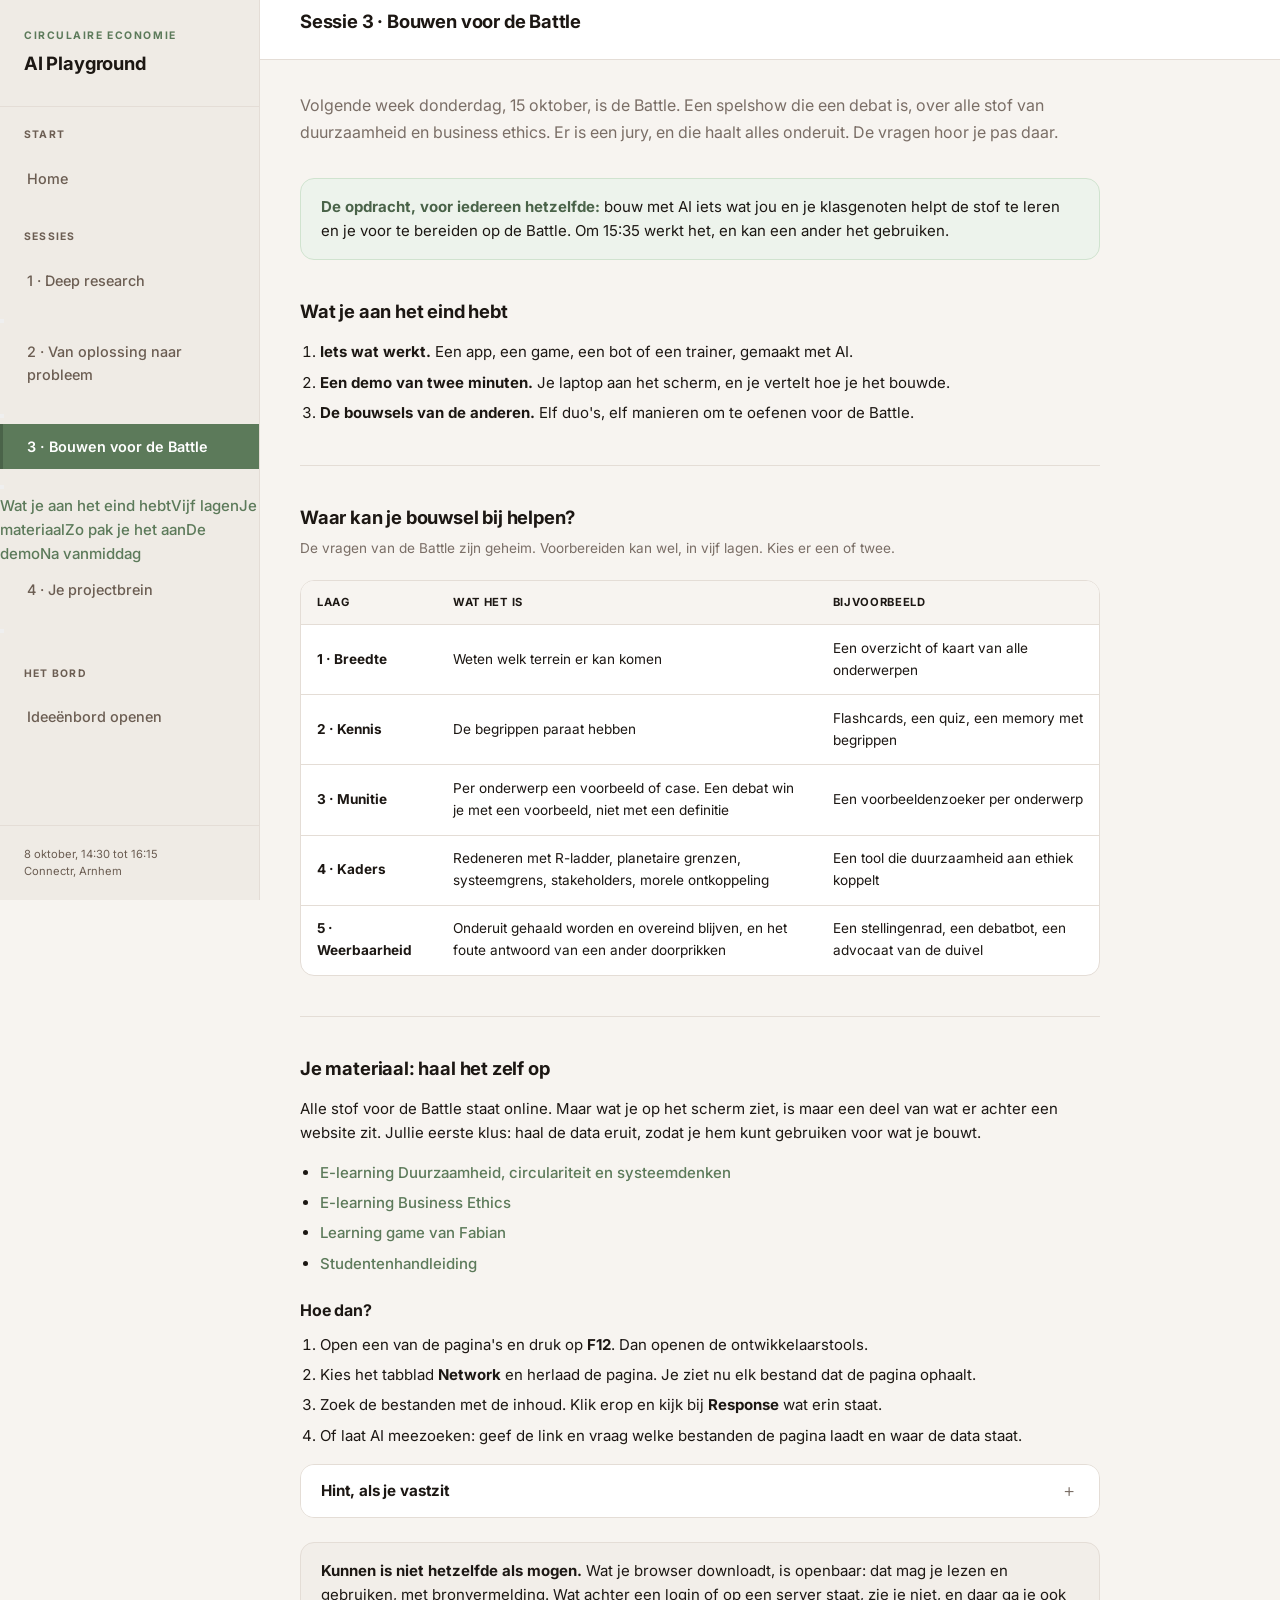
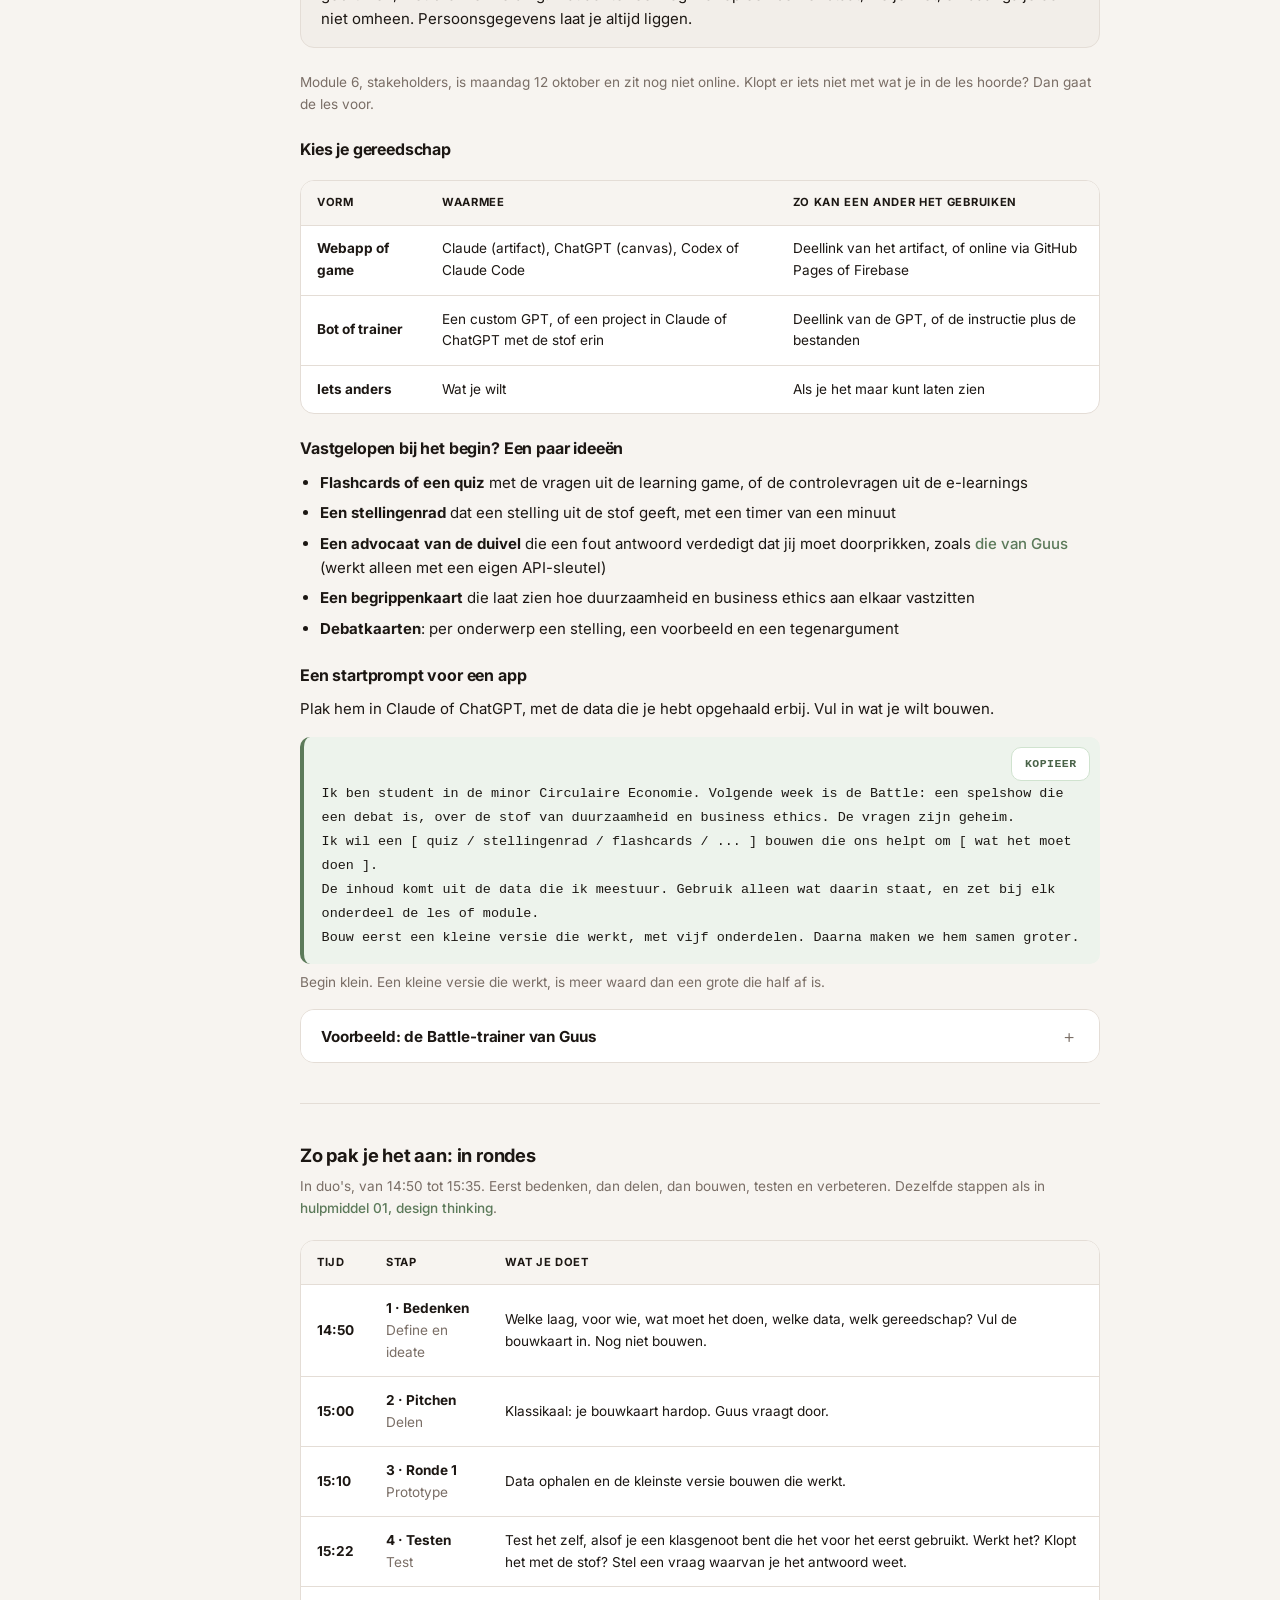
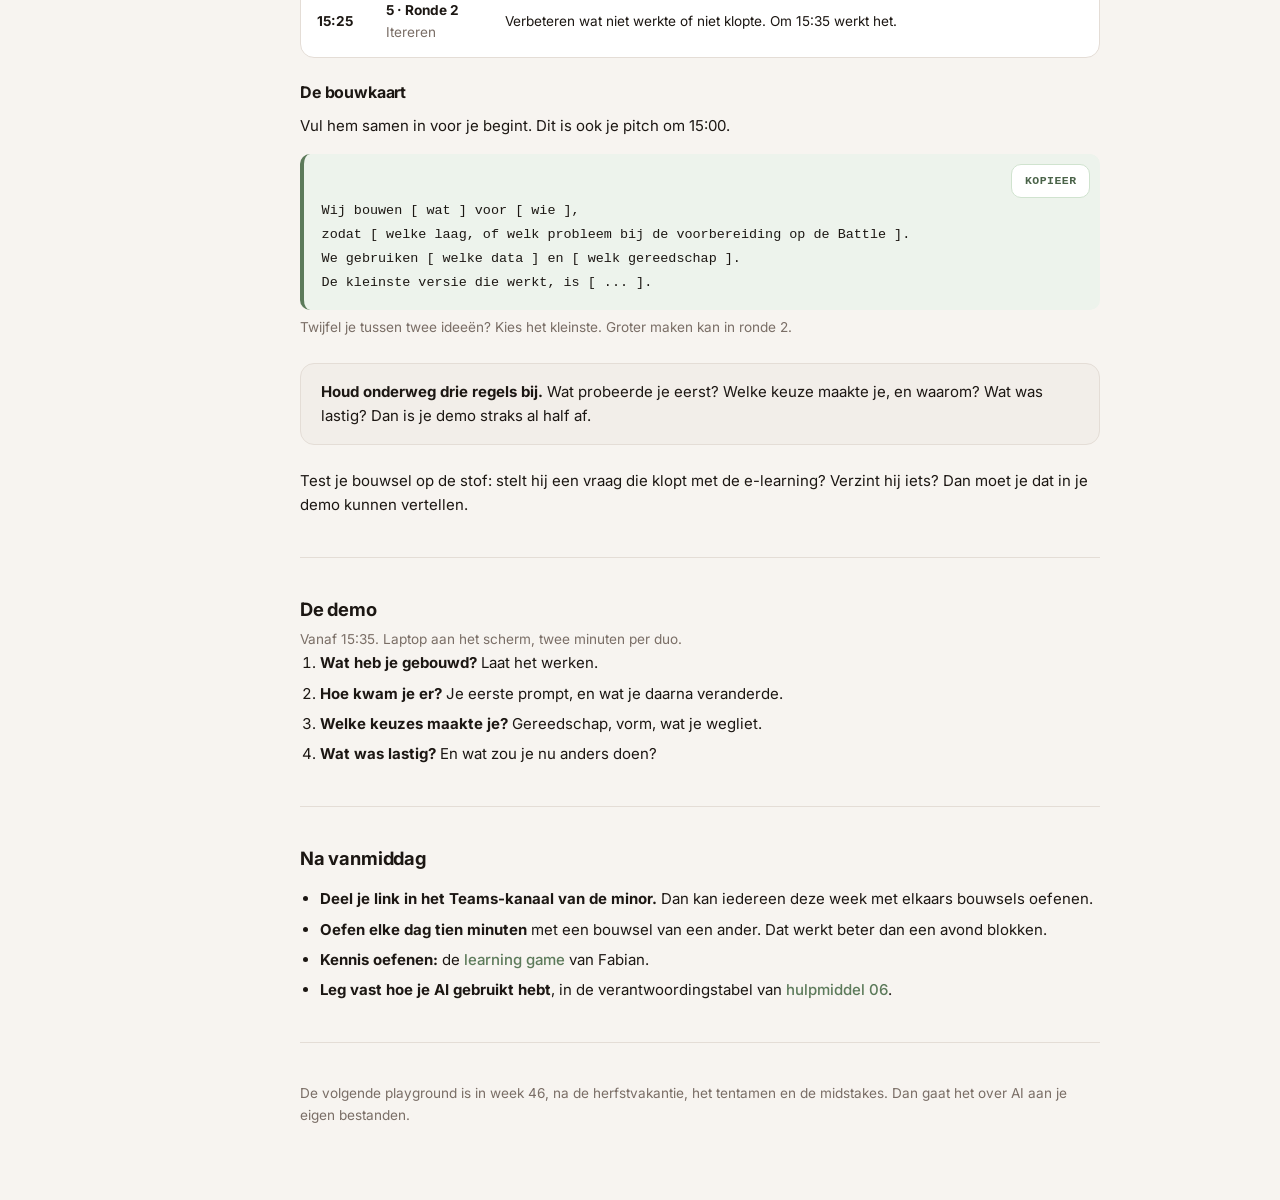
<file: sessie-3.html>
<!DOCTYPE html>
<html lang="nl">
<head>
  <meta charset="UTF-8">
  <meta name="viewport" content="width=device-width, initial-scale=1.0">
  <title>Sessie 3, bouwen voor de Battle | AI Playground</title>
  <link rel="preconnect" href="https://fonts.googleapis.com">
  <link rel="preconnect" href="https://fonts.gstatic.com" crossorigin>
  <link rel="stylesheet" href="https://fonts.googleapis.com/css2?family=Inter:wght@400;500;600;700&display=swap">
  <link rel="stylesheet" href="style.css">
</head>
<body class="sessie-3" data-pagina="sessie-3">
  <div class="layout">
    <div class="sidebar-overlay" onclick="toggleMenu()"></div>
    <aside class="sidebar" id="sidebar">
      <div class="sidebar-header">
        <div class="sidebar-brand">
          <span class="brand-subtitle">Circulaire Economie</span>
          <span class="brand-title">AI Playground</span>
        </div>
      </div>
      <nav class="sidebar-nav">
        <div class="nav-section">
          <div class="nav-section-title">Start</div>
          <a href="index.html" class="nav-link">Home</a>
        </div>
        <div class="nav-section">
          <div class="nav-section-title">Sessies</div>
          <a href="sessie-1.html" class="nav-link">1 &middot; Deep research</a>
          <a href="sessie-2.html" class="nav-link">2 &middot; Van oplossing naar probleem</a>
          <a href="sessie-3.html" class="nav-link">3 &middot; Bouwen voor de Battle</a>
        </div>
      </nav>
      <div class="sidebar-footer">8 oktober, 14:30 tot 16:15<br>Connectr, Arnhem</div>
    </aside>

    <main class="main">
      <header class="main-header">
        <button class="mobile-menu-btn" onclick="toggleMenu()">&#9776;</button>
        <h1 class="page-title">Sessie 3 &middot; Bouwen voor de Battle</h1>
      </header>

      <div class="main-content">
        <p class="lead">
          Volgende week donderdag, 15 oktober, is de Battle. Een spelshow die een debat is, over alle stof
          van duurzaamheid en business ethics. Er is een jury, en die haalt alles onderuit.
          De vragen hoor je pas daar.
        </p>

        <div class="callout callout-primary">
          <p><strong>De opdracht, voor iedereen hetzelfde:</strong> bouw met AI iets wat jou en je klasgenoten helpt
          de stof te leren en je voor te bereiden op de Battle. Om 15:35 werkt het, en kan een ander het gebruiken.</p>
        </div>

        <h2 id="belofte">Wat je aan het eind hebt</h2>
        <ol>
          <li><strong>Iets wat werkt.</strong> Een app, een game, een bot of een trainer, gemaakt met AI.</li>
          <li><strong>Een demo van twee minuten.</strong> Je laptop aan het scherm, en je vertelt hoe je het bouwde.</li>
          <li><strong>De bouwsels van de anderen.</strong> Elf duo's, elf manieren om te oefenen voor de Battle.</li>
        </ol>

        <div class="divider"></div>

        <h2 id="lagen">Waar kan je bouwsel bij helpen?</h2>
        <p class="section-intro">De vragen van de Battle zijn geheim. Voorbereiden kan wel, in vijf lagen. Kies er een of twee.</p>
        <div class="table-wrap">
          <table class="stappen">
            <thead>
              <tr><th>Laag</th><th>Wat het is</th><th>Bijvoorbeeld</th></tr>
            </thead>
            <tbody>
              <tr><td data-label="Laag"><strong>1 &middot; Breedte</strong></td><td data-label="Wat het is">Weten welk terrein er kan komen</td><td data-label="Bijvoorbeeld">Een overzicht of kaart van alle onderwerpen</td></tr>
              <tr><td data-label="Laag"><strong>2 &middot; Kennis</strong></td><td data-label="Wat het is">De begrippen paraat hebben</td><td data-label="Bijvoorbeeld">Flashcards, een quiz, een memory met begrippen</td></tr>
              <tr><td data-label="Laag"><strong>3 &middot; Munitie</strong></td><td data-label="Wat het is">Per onderwerp een voorbeeld of case. Een debat win je met een voorbeeld, niet met een definitie</td><td data-label="Bijvoorbeeld">Een voorbeeldenzoeker per onderwerp</td></tr>
              <tr><td data-label="Laag"><strong>4 &middot; Kaders</strong></td><td data-label="Wat het is">Redeneren met R-ladder, planetaire grenzen, systeemgrens, stakeholders, morele ontkoppeling</td><td data-label="Bijvoorbeeld">Een tool die duurzaamheid aan ethiek koppelt</td></tr>
              <tr><td data-label="Laag"><strong>5 &middot; Weerbaarheid</strong></td><td data-label="Wat het is">Onderuit gehaald worden en overeind blijven, en het foute antwoord van een ander doorprikken</td><td data-label="Bijvoorbeeld">Een stellingenrad, een debatbot, een advocaat van de duivel</td></tr>
            </tbody>
          </table>
        </div>

        <div class="divider"></div>

        <h2 id="materiaal">Je materiaal: haal het zelf op</h2>
        <p>Alle stof voor de Battle staat online. Maar wat je op het scherm ziet, is maar een deel van wat er achter een website zit.
          Jullie eerste klus: haal de data eruit, zodat je hem kunt gebruiken voor wat je bouwt.</p>
        <ul>
          <li><a href="https://fabianb88.github.io/minor-ce-elearnings/player.html?c=duurzaamheid-fundamenten" target="_blank" rel="noopener">E-learning Duurzaamheid, circulariteit en systeemdenken</a></li>
          <li><a href="https://fabianb88.github.io/minor-ce-elearnings/cursus.html?m=business-ethics" target="_blank" rel="noopener">E-learning Business Ethics</a></li>
          <li><a href="https://fabianb88.github.io/minor-ce-studentenhandleiding/game.html" target="_blank" rel="noopener">Learning game van Fabian</a></li>
          <li><a href="https://fabianb88.github.io/minor-ce-studentenhandleiding/" target="_blank" rel="noopener">Studentenhandleiding</a></li>
        </ul>

        <h3>Hoe dan?</h3>
        <ol>
          <li>Open een van de pagina's en druk op <strong>F12</strong>. Dan openen de ontwikkelaarstools.</li>
          <li>Kies het tabblad <strong>Network</strong> en herlaad de pagina. Je ziet nu elk bestand dat de pagina ophaalt.</li>
          <li>Zoek de bestanden met de inhoud. Klik erop en kijk bij <strong>Response</strong> wat erin staat.</li>
          <li>Of laat AI meezoeken: geef de link en vraag welke bestanden de pagina laadt en waar de data staat.</li>
        </ol>

        <div class="collapsible">
          <div class="collapsible-header" role="button" tabindex="0" aria-expanded="false" aria-controls="hint-data">
            <h3 class="collapsible-title">Hint, als je vastzit</h3>
            <span class="collapsible-icon">+</span>
          </div>
          <div class="collapsible-content" id="hint-data">
            <ul>
              <li><strong>Learning game:</strong> kijk naar bestanden waarvan de naam met <em>vragen</em> begint. Wat betekent <em>j</em> bij elke vraag?</li>
              <li><strong>Business Ethics:</strong> zoek een bestand dat eindigt op <em>.json</em>.</li>
              <li><strong>Duurzaamheid:</strong> de lastigste. De hele cursus zit in een bestand, maar versleuteld als een lange reeks tekens. Vraag AI hoe je die leesbaar maakt.</li>
            </ul>
          </div>
        </div>

        <div class="callout callout-info">
          <p><strong>Kunnen is niet hetzelfde als mogen.</strong> Wat je browser downloadt, is openbaar: dat mag je lezen en gebruiken, met bronvermelding.
          Wat achter een login of op een server staat, zie je niet, en daar ga je ook niet omheen. Persoonsgegevens laat je altijd liggen.</p>
        </div>
        <p class="bij">Module 6, stakeholders, is maandag 12 oktober en zit nog niet online. Klopt er iets niet met wat je in de les hoorde? Dan gaat de les voor.</p>

        <h3>Kies je gereedschap</h3>
        <div class="table-wrap">
          <table class="stappen">
            <thead>
              <tr><th>Vorm</th><th>Waarmee</th><th>Zo kan een ander het gebruiken</th></tr>
            </thead>
            <tbody>
              <tr><td data-label="Vorm"><strong>Webapp of game</strong></td><td data-label="Waarmee">Claude (artifact), ChatGPT (canvas), Codex of Claude Code</td><td data-label="Zo kan een ander het gebruiken">Deellink van het artifact, of online via GitHub Pages of Firebase</td></tr>
              <tr><td data-label="Vorm"><strong>Bot of trainer</strong></td><td data-label="Waarmee">Een custom GPT, of een project in Claude of ChatGPT met de stof erin</td><td data-label="Zo kan een ander het gebruiken">Deellink van de GPT, of de instructie plus de bestanden</td></tr>
              <tr><td data-label="Vorm"><strong>Iets anders</strong></td><td data-label="Waarmee">Wat je wilt</td><td data-label="Zo kan een ander het gebruiken">Als je het maar kunt laten zien</td></tr>
            </tbody>
          </table>
        </div>

        <h3>Vastgelopen bij het begin? Een paar ideeën</h3>
        <ul>
          <li><strong>Flashcards of een quiz</strong> met de vragen uit de learning game, of de controlevragen uit de e-learnings</li>
          <li><strong>Een stellingenrad</strong> dat een stelling uit de stof geeft, met een timer van een minuut</li>
          <li><strong>Een advocaat van de duivel</strong> die een fout antwoord verdedigt dat jij moet doorprikken, zoals <a href="roaster.html" target="_blank" rel="noopener">die van Guus</a> (werkt alleen met een eigen API-sleutel)</li>
          <li><strong>Een begrippenkaart</strong> die laat zien hoe duurzaamheid en business ethics aan elkaar vastzitten</li>
          <li><strong>Debatkaarten</strong>: per onderwerp een stelling, een voorbeeld en een tegenargument</li>
        </ul>

        <h3>Een startprompt voor een app</h3>
        <p>Plak hem in Claude of ChatGPT, met de data die je hebt opgehaald erbij. Vul in wat je wilt bouwen.</p>
        <pre class="kopieerbaar"><code>Ik ben student in de minor Circulaire Economie. Volgende week is de Battle: een spelshow die een debat is, over de stof van duurzaamheid en business ethics. De vragen zijn geheim.
Ik wil een [ quiz / stellingenrad / flashcards / ... ] bouwen die ons helpt om [ wat het moet doen ].
De inhoud komt uit de data die ik meestuur. Gebruik alleen wat daarin staat, en zet bij elk onderdeel de les of module.
Bouw eerst een kleine versie die werkt, met vijf onderdelen. Daarna maken we hem samen groter.</code></pre>
        <p class="bij">Begin klein. Een kleine versie die werkt, is meer waard dan een grote die half af is.</p>

        <div class="collapsible">
          <div class="collapsible-header" role="button" tabindex="0" aria-expanded="false" aria-controls="voorbeeld-trainer">
            <h3 class="collapsible-title">Voorbeeld: de Battle-trainer van Guus</h3>
            <span class="collapsible-icon">+</span>
          </div>
          <div class="collapsible-content" id="voorbeeld-trainer">
            <p class="bij">Een project in Claude of ChatGPT met de stof van beide e-learnings en deze instructie. Gebruik hem zoals hij is,
              of als begin voor je eigen bot. <a href="battle/instructie.txt" download>Download de instructie</a>.</p>
            <pre class="kopieerbaar"><code>Wie je bent
Je bent onze Battle-trainer voor de minor Circulaire Economie van de HAN.
Op donderdag 15 oktober is de Battle: een spelshow die een debat is, over
de stof van duurzaamheid en business ethics, met een jury die alles
onderuit haalt. De vragen zijn geheim. Jij helpt ons de stof te leren en
ons voor te bereiden.

Je stof
In dit project staan twee bestanden: stof-duurzaamheid (les 1 tot en met 9)
en stof-business-ethics (module 1 tot en met 5). Soms ook onze eigen
aantekeningen. Zoek eerst in die bestanden voor je antwoordt, en noem bij
alles uit welke les of module het komt.
Gebruik alleen namen, cijfers, cases en auteurs die echt in de stof staan.
Vul niets aan uit eigen kennis, ook niet als het klopt. Staan er geen
cijfers bij een onderwerp, zeg dan: "De stof geeft hier geen cijfers."
Twijfel je of iets in de stof staat, zeg dat.
De stof bevat controlevragen met goede antwoorden. Gebruik die om ons
antwoord te toetsen, maar stel ze niet letterlijk opnieuw.

Commando's
Menu: laat deze lijst met commando's zien, elk in een zin.

Leer [onderwerp]: leg het onderwerp uit in hooguit vijf zinnen, met een
voorbeeld uit de stof. Stel daarna een controlevraag en wacht. Zeg na ons
antwoord wat klopte en wat ontbrak.

Overhoor [onderwerp, of "alles"]: stel een open vraag uit de stof en wacht.
Zeg daarna wat klopte, wat ontbrak, en waar het staat. Dan de volgende
vraag.

Munitie [onderwerp]: geef de drie sterkste voorbeelden of cases uit de
stof bij dit onderwerp, plus het kader dat erbij hoort, met les of module.
Dit is wat we in een debat paraat moeten hebben. Staat het onderwerp in
beide bestanden, laat dan de koppeling zien.

Battle [onderwerp, mag leeg]: geef een stelling uit de stof en wacht op
ons antwoord. Val dan aan op drie punten: waar is ons bewijs, welk kader
hadden we moeten gebruiken, en wat is het tegenvoorbeeld. Stel een
vervolgvraag. Geef na onze reactie een score voor kennis en inzicht.

Duivel [onderwerp, mag leeg]: geef een stelling en een fout antwoord van
hooguit 80 woorden, alsof een ander team het zegt. Bouw het op iets wat
echt in de stof staat, met les of module, maar trek het een stap te ver:
maak van een nuance een harde regel, of van een verklaring een excuus. Het
foute antwoord moet botsen met een andere passage in de stof. Onthoud
welke, maar noem die niet. Geef geen hint. Wacht. Zeg na onze weerlegging
of we de fout precies te pakken hadden, met welk begrip uit welke les of
module, en wat we misten.

Uitleg: geef het volledige goede antwoord op de laatste vraag, stelling
of Duivel-claim, met les of module.

Gatenlijst: laat zien welke begrippen, kaders en voorbeelden we in dit
gesprek misten, met de les of module waar we ze kunnen nalezen.

Scores
Kennis: 1 = begrip fout of afwezig. 2 = begrip genoemd, niet uitgelegd.
3 = begrip goed uitgelegd (een voldoende). 4 = plus een voorbeeld uit de
stof. 5 = plus een koppeling tussen duurzaamheid en business ethics.
Inzicht: 1 = herhaalt de stelling. 3 = eigen redenering die standhoudt.
5 = weerlegt ook het tegenvoorbeeld.
Geef per score een zin waarom.

Regels
Geef bij Overhoor, Battle en Duivel nooit het goede antwoord voor onze
poging. Na onze poging zeg je wat klopte en wat ontbrak. Het volledige
antwoord pas als wij "Uitleg" typen. Typen we "weet ik niet", geef dan
alleen een hint: de les of module waar het staat.
Houd Overhoor, Battle en Duivel kort: hooguit 120 woorden per beurt, de
les of module telt mee en laat je nooit weg. De andere commando's mogen
langer.
Wees streng. Geen complimenten die de score niet dragen.
Typen we iets wat geen commando is, help ons dan gewoon, met de stof.</code></pre>
          </div>
        </div>

        <div class="divider"></div>

        <h2 id="bouwen">Zo pak je het aan: in rondes</h2>
        <p class="section-intro">In duo's, van 14:50 tot 15:35. Eerst bedenken, dan delen, dan bouwen, testen en verbeteren.
          Dezelfde stappen als in <a href="https://fabianb88.github.io/minor-ce-studentenhandleiding/materialen.html" target="_blank" rel="noopener">hulpmiddel 01, design thinking</a>.</p>
        <div class="table-wrap">
          <table class="stappen">
            <thead>
              <tr><th>Tijd</th><th>Stap</th><th>Wat je doet</th></tr>
            </thead>
            <tbody>
              <tr><td data-label="Tijd"><strong>14:50</strong></td><td data-label="Stap"><strong>1 &middot; Bedenken</strong><br><span class="bij">Define en ideate</span></td><td data-label="Wat je doet">Welke laag, voor wie, wat moet het doen, welke data, welk gereedschap? Vul de bouwkaart in. Nog niet bouwen.</td></tr>
              <tr><td data-label="Tijd"><strong>15:00</strong></td><td data-label="Stap"><strong>2 &middot; Pitchen</strong><br><span class="bij">Delen</span></td><td data-label="Wat je doet">Klassikaal: je bouwkaart hardop. Guus vraagt door.</td></tr>
              <tr><td data-label="Tijd"><strong>15:10</strong></td><td data-label="Stap"><strong>3 &middot; Ronde 1</strong><br><span class="bij">Prototype</span></td><td data-label="Wat je doet">Data ophalen en de kleinste versie bouwen die werkt.</td></tr>
              <tr><td data-label="Tijd"><strong>15:22</strong></td><td data-label="Stap"><strong>4 &middot; Testen</strong><br><span class="bij">Test</span></td><td data-label="Wat je doet">Test het zelf, alsof je een klasgenoot bent die het voor het eerst gebruikt. Werkt het? Klopt het met de stof? Stel een vraag waarvan je het antwoord weet.</td></tr>
              <tr><td data-label="Tijd"><strong>15:25</strong></td><td data-label="Stap"><strong>5 &middot; Ronde 2</strong><br><span class="bij">Itereren</span></td><td data-label="Wat je doet">Verbeteren wat niet werkte of niet klopte. Om 15:35 werkt het.</td></tr>
            </tbody>
          </table>
        </div>

        <h3>De bouwkaart</h3>
        <p>Vul hem samen in voor je begint. Dit is ook je pitch om 15:00.</p>
        <pre class="kopieerbaar"><code>Wij bouwen [ wat ] voor [ wie ],
zodat [ welke laag, of welk probleem bij de voorbereiding op de Battle ].
We gebruiken [ welke data ] en [ welk gereedschap ].
De kleinste versie die werkt, is [ ... ].</code></pre>
        <p class="bij">Twijfel je tussen twee ideeën? Kies het kleinste. Groter maken kan in ronde 2.</p>

        <div class="callout callout-info">
          <p><strong>Houd onderweg drie regels bij.</strong> Wat probeerde je eerst? Welke keuze maakte je, en waarom?
          Wat was lastig? Dan is je demo straks al half af.</p>
        </div>
        <p>Test je bouwsel op de stof: stelt hij een vraag die klopt met de e-learning? Verzint hij iets? Dan moet je dat in je demo kunnen vertellen.</p>

        <div class="divider"></div>

        <h2 id="demo">De demo</h2>
        <p class="section-intro">Vanaf 15:35. Laptop aan het scherm, twee minuten per duo.</p>
        <ol>
          <li><strong>Wat heb je gebouwd?</strong> Laat het werken.</li>
          <li><strong>Hoe kwam je er?</strong> Je eerste prompt, en wat je daarna veranderde.</li>
          <li><strong>Welke keuzes maakte je?</strong> Gereedschap, vorm, wat je wegliet.</li>
          <li><strong>Wat was lastig?</strong> En wat zou je nu anders doen?</li>
        </ol>

        <div class="divider"></div>

        <h2 id="daarna">Na vanmiddag</h2>
        <ul>
          <li><strong>Deel je link in het Teams-kanaal van de minor.</strong> Dan kan iedereen deze week met elkaars bouwsels oefenen.</li>
          <li><strong>Oefen elke dag tien minuten</strong> met een bouwsel van een ander. Dat werkt beter dan een avond blokken.</li>
          <li><strong>Kennis oefenen:</strong> de <a href="https://fabianb88.github.io/minor-ce-studentenhandleiding/game.html" target="_blank" rel="noopener">learning game</a> van Fabian.</li>
          <li><strong>Leg vast hoe je AI gebruikt hebt</strong>, in de verantwoordingstabel van
            <a href="https://fabianb88.github.io/minor-ce-studentenhandleiding/downloads/06_Slim-AI-gebruiken.docx" target="_blank" rel="noopener">hulpmiddel 06</a>.</li>
        </ul>

        <div class="divider"></div>
                <p class="bij">De volgende playground is in week 46, na de herfstvakantie, het tentamen en de midstakes. Dan gaat het over AI aan je eigen bestanden.</p>
      </div>
    </main>
  </div>
  <script src="script.js"></script>
</body>
</html>
</file>
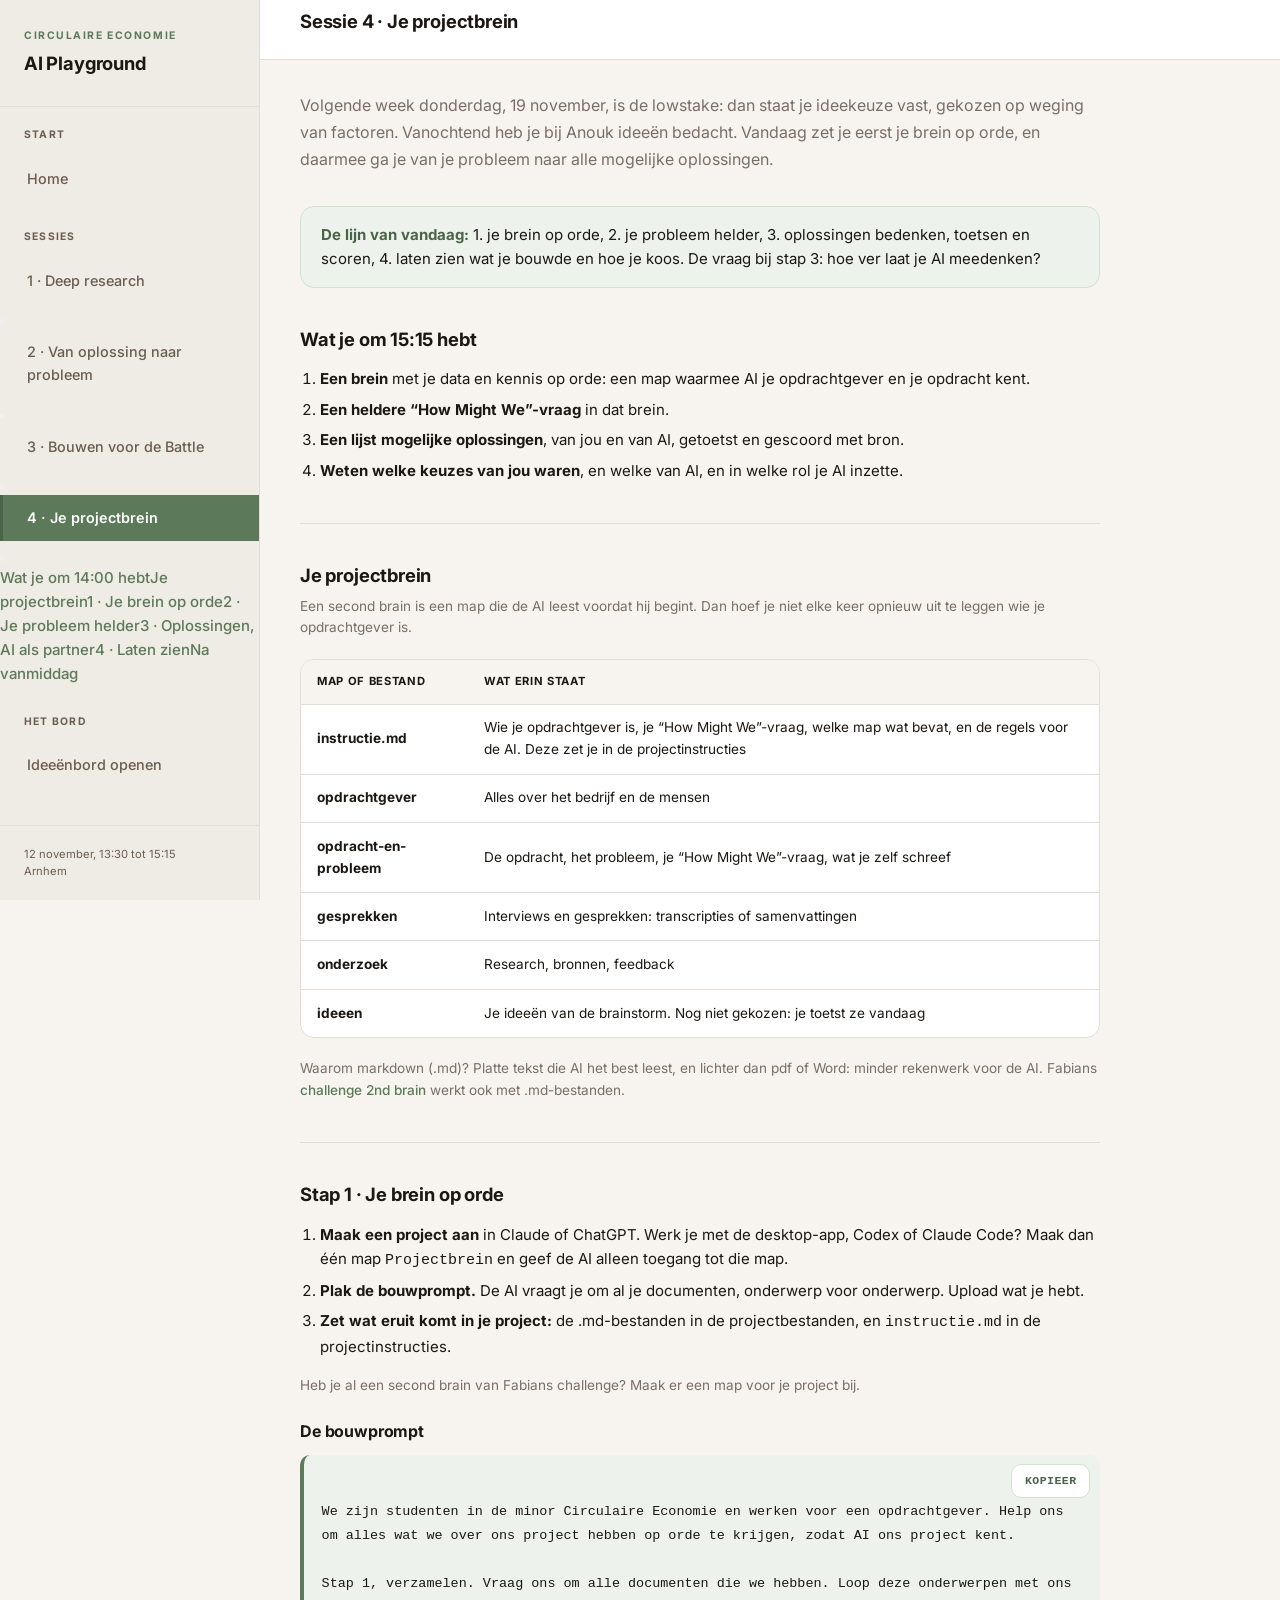
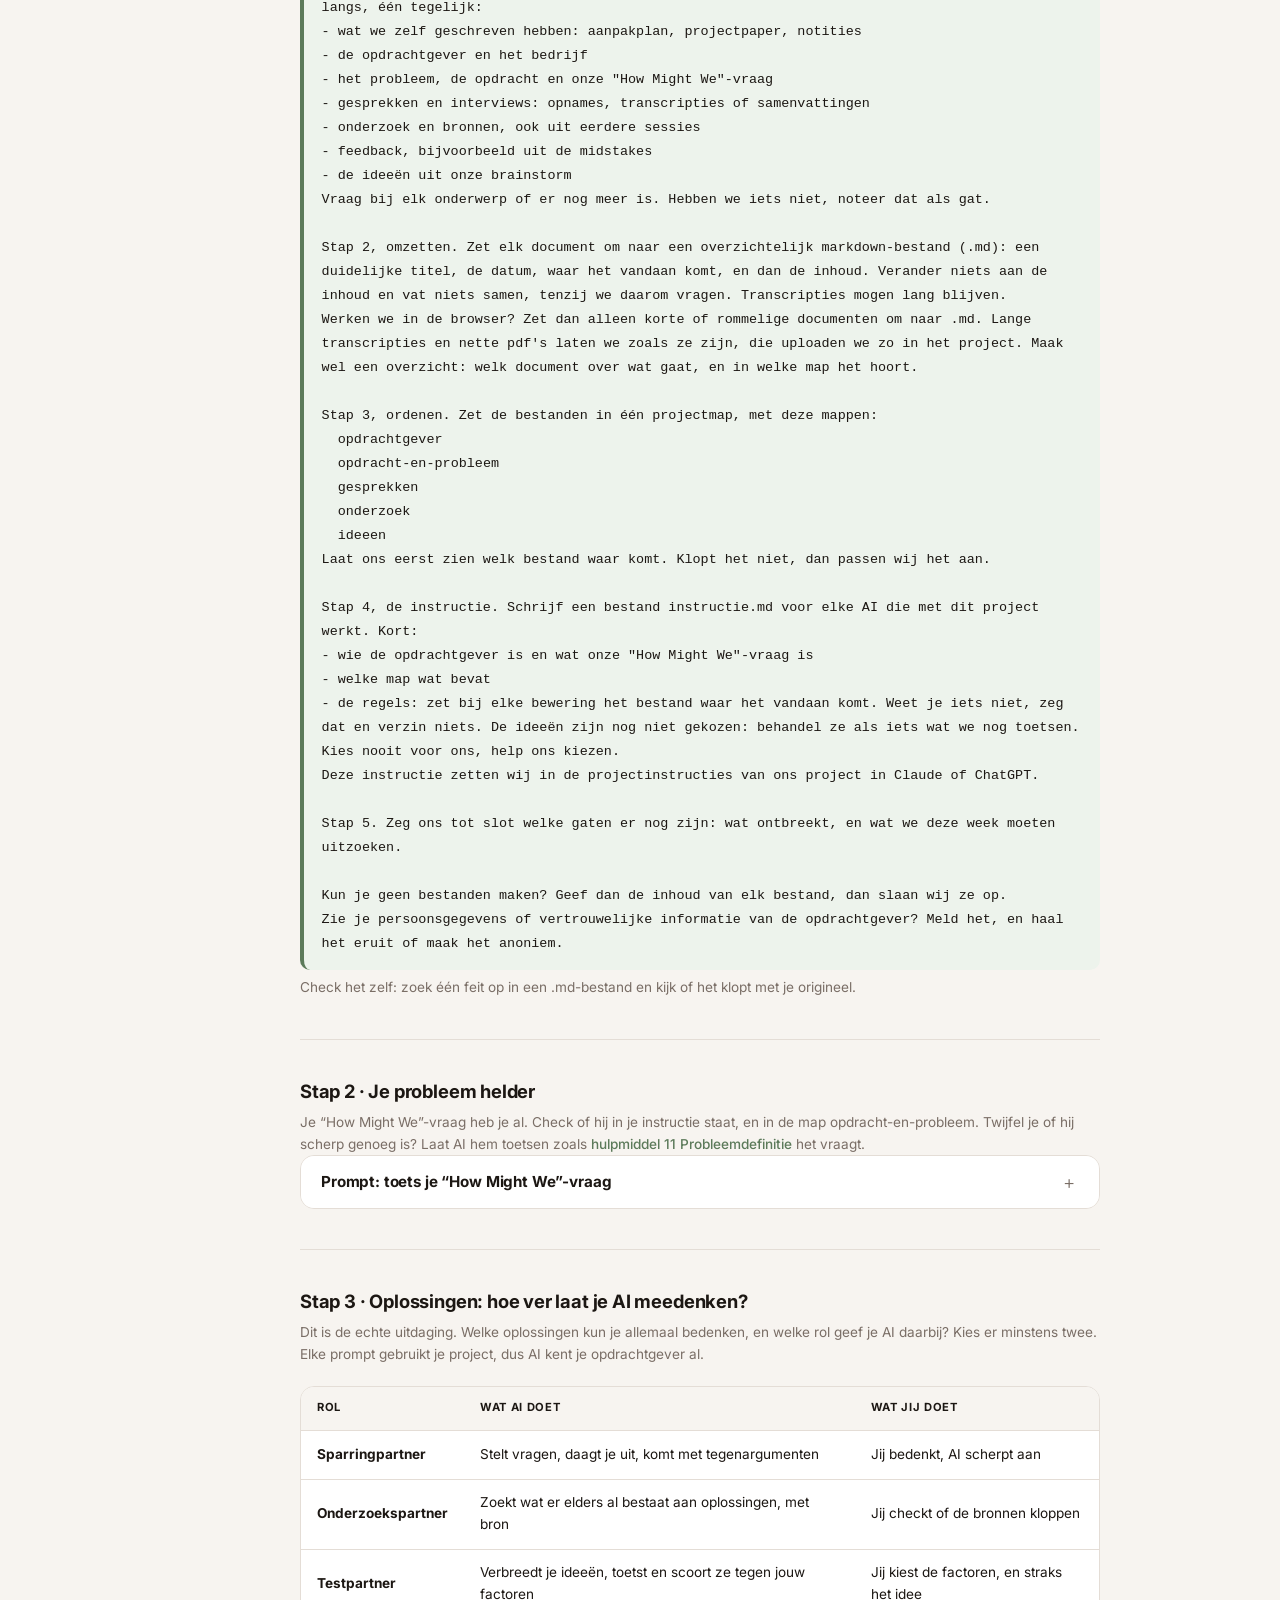
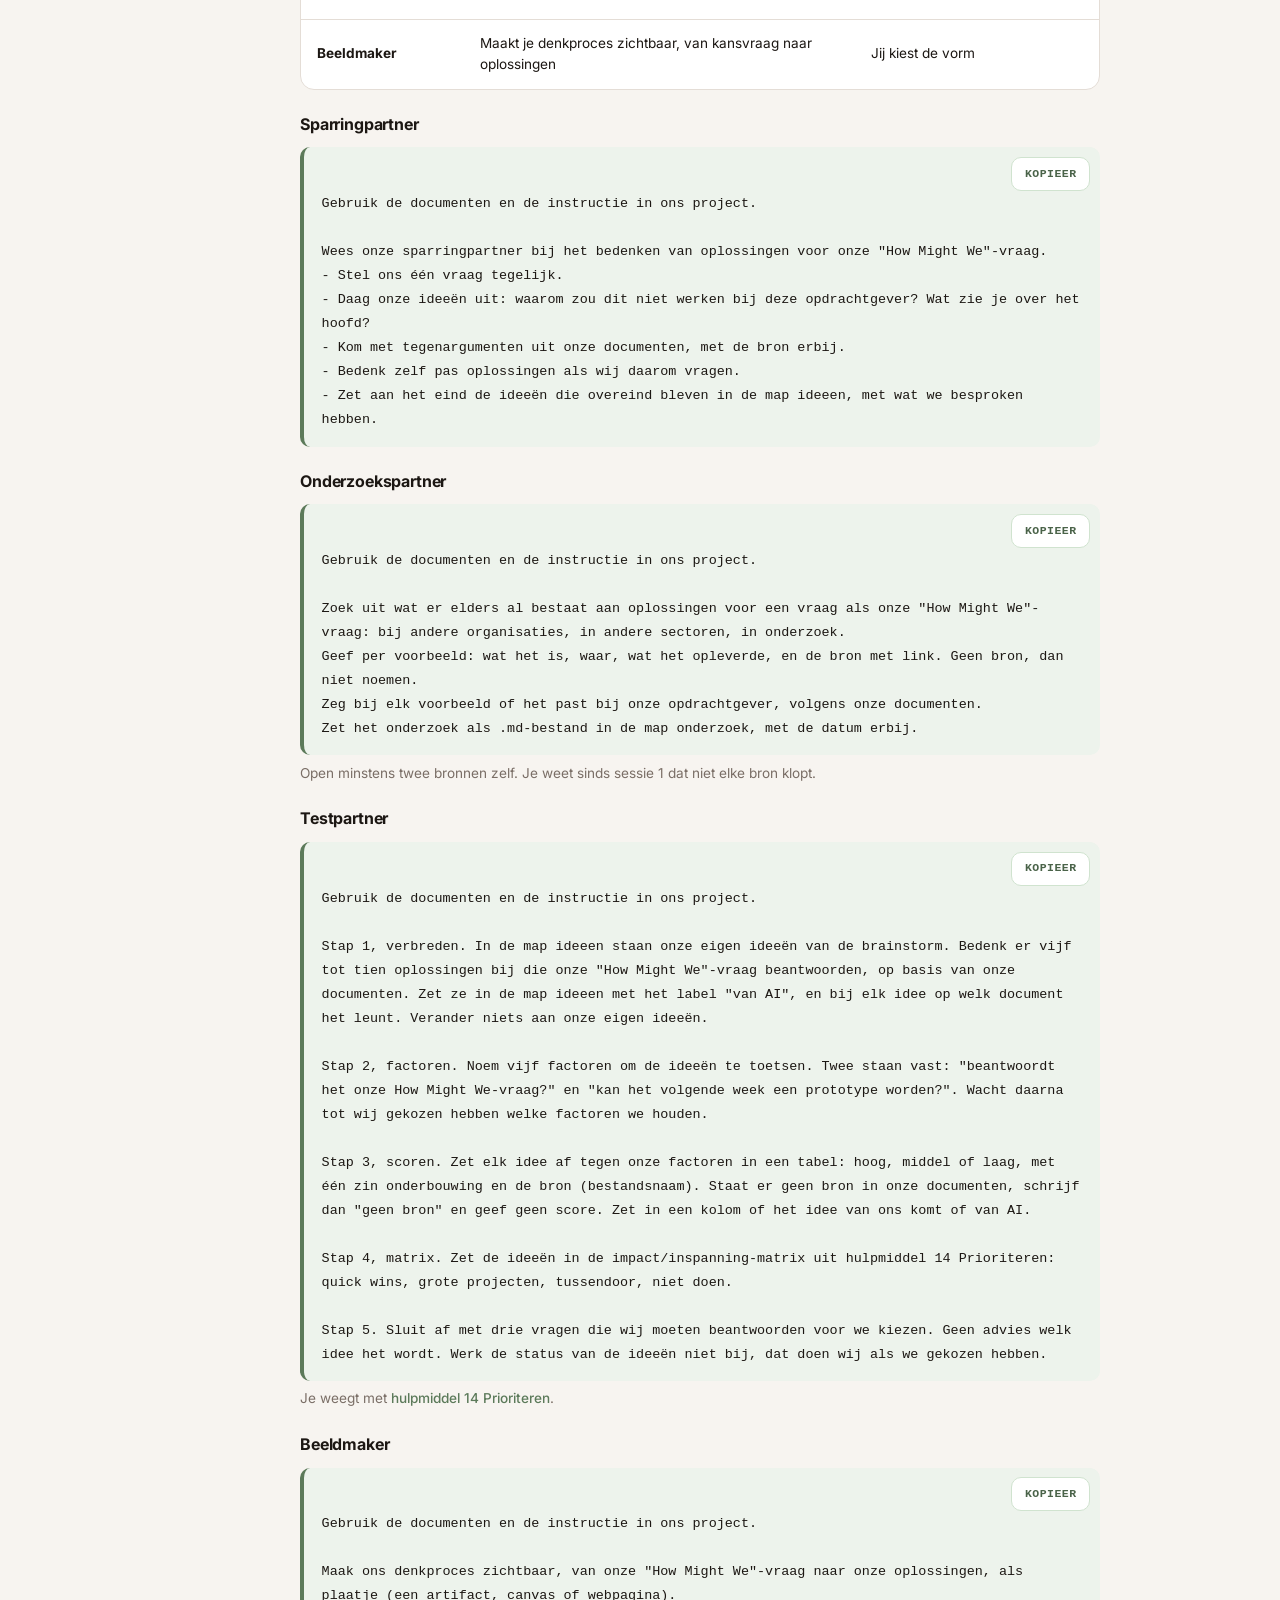
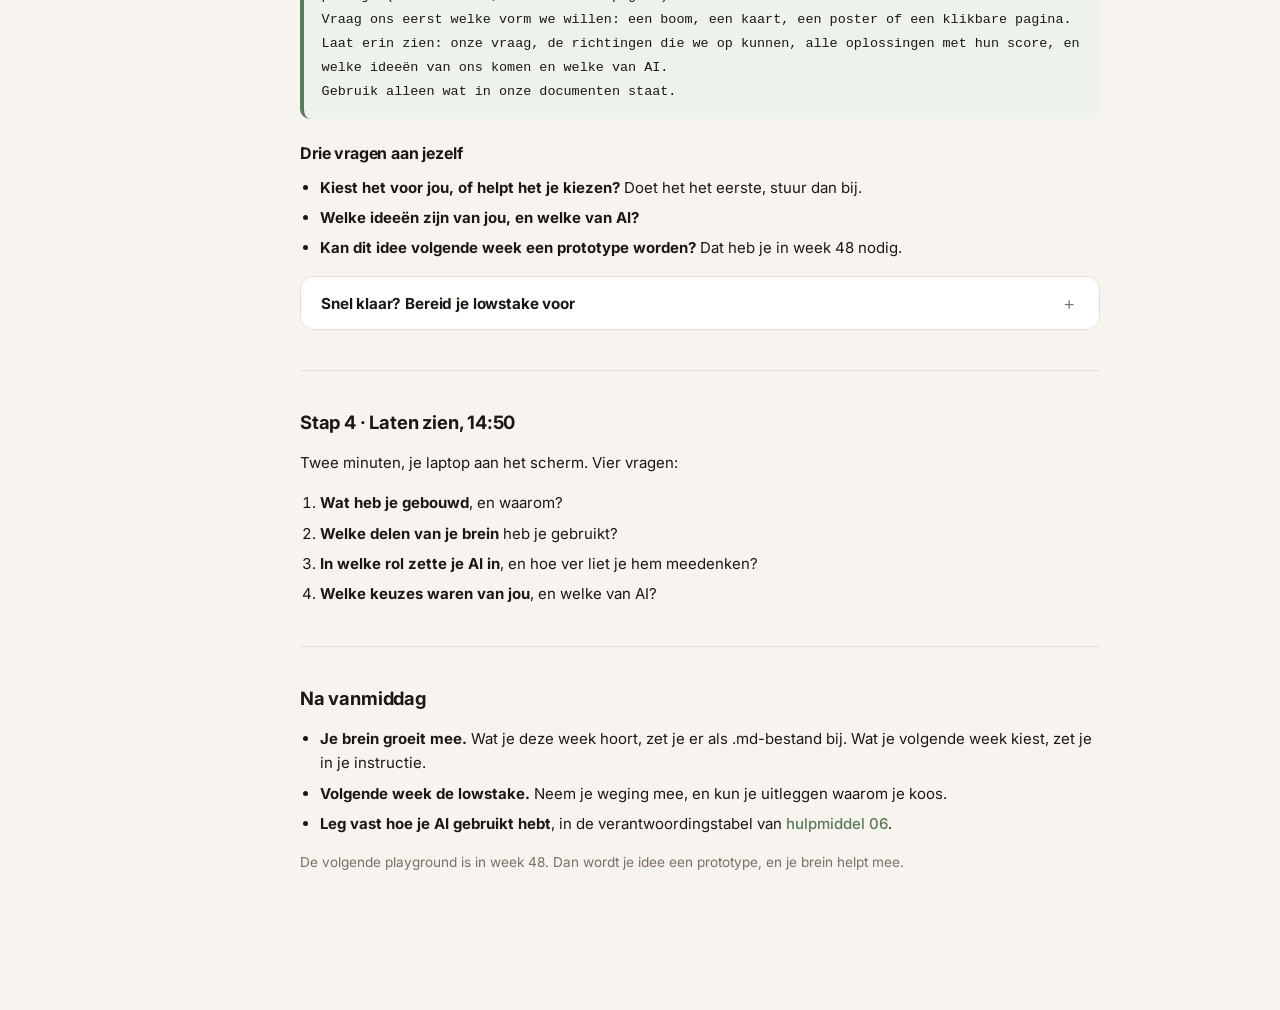
<file: sessie-4.html>
<!DOCTYPE html>
<html lang="nl">
<head>
  <meta charset="UTF-8">
  <meta name="viewport" content="width=device-width, initial-scale=1.0">
  <title>Sessie 4, je projectbrein | AI Playground</title>
  <link rel="preconnect" href="https://fonts.googleapis.com">
  <link rel="preconnect" href="https://fonts.gstatic.com" crossorigin>
  <link rel="stylesheet" href="https://fonts.googleapis.com/css2?family=Inter:wght@400;500;600;700&display=swap">
  <link rel="stylesheet" href="style.css">
</head>
<body class="sessie-4" data-pagina="sessie-4">
  <div class="layout">
    <div class="sidebar-overlay" onclick="toggleMenu()"></div>
    <aside class="sidebar" id="sidebar">
      <div class="sidebar-header">
        <div class="sidebar-brand">
          <span class="brand-subtitle">Circulaire Economie</span>
          <span class="brand-title">AI Playground</span>
        </div>
      </div>
      <nav class="sidebar-nav">
        <div class="nav-section">
          <div class="nav-section-title">Start</div>
          <a href="index.html" class="nav-link">Home</a>
        </div>
        <div class="nav-section">
          <div class="nav-section-title">Sessies</div>
          <a href="sessie-1.html" class="nav-link">1 &middot; Deep research</a>
          <a href="sessie-2.html" class="nav-link">2 &middot; Van oplossing naar probleem</a>
          <a href="sessie-3.html" class="nav-link">3 &middot; Bouwen voor de Battle</a>
          <a href="sessie-4.html" class="nav-link">4 &middot; Je projectbrein</a>
        </div>
      </nav>
      <div class="sidebar-footer">12 november, 13:30 tot 15:15<br>Arnhem</div>
    </aside>

    <main class="main">
      <header class="main-header">
        <button class="mobile-menu-btn" onclick="toggleMenu()">&#9776;</button>
        <h1 class="page-title">Sessie 4 &middot; Je projectbrein</h1>
      </header>

      <div class="main-content">
        <p class="lead">
          Volgende week donderdag, 19 november, is de lowstake: dan staat je ideekeuze vast, gekozen op weging van factoren.
          Vanochtend heb je bij Anouk ideeën bedacht. Vandaag zet je eerst je brein op orde, en daarmee ga je van je probleem naar alle mogelijke oplossingen.
        </p>

        <div class="callout callout-primary">
          <p><strong>De lijn van vandaag:</strong> 1. je brein op orde, 2. je probleem helder, 3. oplossingen bedenken, toetsen en scoren,
          4. laten zien wat je bouwde en hoe je koos. De vraag bij stap 3: hoe ver laat je AI meedenken?</p>
        </div>

        <h2 id="belofte">Wat je om 15:15 hebt</h2>
        <ol>
          <li><strong>Een brein</strong> met je data en kennis op orde: een map waarmee AI je opdrachtgever en je opdracht kent.</li>
          <li><strong>Een heldere &ldquo;How Might We&rdquo;-vraag</strong> in dat brein.</li>
          <li><strong>Een lijst mogelijke oplossingen</strong>, van jou en van AI, getoetst en gescoord met bron.</li>
          <li><strong>Weten welke keuzes van jou waren</strong>, en welke van AI, en in welke rol je AI inzette.</li>
        </ol>

        <div class="divider"></div>

        <h2 id="brein">Je projectbrein</h2>
        <p class="section-intro">Een second brain is een map die de AI leest voordat hij begint. Dan hoef je niet elke keer opnieuw uit te leggen wie je opdrachtgever is.</p>
        <div class="table-wrap">
          <table class="stappen">
            <thead>
              <tr><th>Map of bestand</th><th>Wat erin staat</th></tr>
            </thead>
            <tbody>
              <tr><td data-label="Map of bestand"><strong>instructie.md</strong></td><td data-label="Wat erin staat">Wie je opdrachtgever is, je &ldquo;How Might We&rdquo;-vraag, welke map wat bevat, en de regels voor de AI. Deze zet je in de projectinstructies</td></tr>
              <tr><td data-label="Map of bestand"><strong>opdrachtgever</strong></td><td data-label="Wat erin staat">Alles over het bedrijf en de mensen</td></tr>
              <tr><td data-label="Map of bestand"><strong>opdracht-en-probleem</strong></td><td data-label="Wat erin staat">De opdracht, het probleem, je &ldquo;How Might We&rdquo;-vraag, wat je zelf schreef</td></tr>
              <tr><td data-label="Map of bestand"><strong>gesprekken</strong></td><td data-label="Wat erin staat">Interviews en gesprekken: transcripties of samenvattingen</td></tr>
              <tr><td data-label="Map of bestand"><strong>onderzoek</strong></td><td data-label="Wat erin staat">Research, bronnen, feedback</td></tr>
              <tr><td data-label="Map of bestand"><strong>ideeen</strong></td><td data-label="Wat erin staat">Je ideeën van de brainstorm. Nog niet gekozen: je toetst ze vandaag</td></tr>
            </tbody>
          </table>
        </div>
        <p class="bij">Waarom markdown (.md)? Platte tekst die AI het best leest, en lichter dan pdf of Word: minder rekenwerk voor de AI.
          Fabians <a href="https://fabianb88.github.io/minor-ce-studentenhandleiding/2nd-brain.html" target="_blank" rel="noopener">challenge 2nd brain</a> werkt ook met .md-bestanden.</p>

        <div class="divider"></div>

        <h2 id="stap-1">Stap 1 &middot; Je brein op orde</h2>
        <ol>
          <li><strong>Maak een project aan</strong> in Claude of ChatGPT. Werk je met de desktop-app, Codex of Claude Code? Maak dan &eacute;&eacute;n map <code>Projectbrein</code> en geef de AI alleen toegang tot die map.</li>
          <li><strong>Plak de bouwprompt.</strong> De AI vraagt je om al je documenten, onderwerp voor onderwerp. Upload wat je hebt.</li>
          <li><strong>Zet wat eruit komt in je project:</strong> de .md-bestanden in de projectbestanden, en <code>instructie.md</code> in de projectinstructies.</li>
        </ol>
        <p class="bij">Heb je al een second brain van Fabians challenge? Maak er een map voor je project bij.</p>

        <h3>De bouwprompt</h3>
        <pre class="kopieerbaar"><code>We zijn studenten in de minor Circulaire Economie en werken voor een opdrachtgever. Help ons om alles wat we over ons project hebben op orde te krijgen, zodat AI ons project kent.

Stap 1, verzamelen. Vraag ons om alle documenten die we hebben. Loop deze onderwerpen met ons langs, één tegelijk:
- wat we zelf geschreven hebben: aanpakplan, projectpaper, notities
- de opdrachtgever en het bedrijf
- het probleem, de opdracht en onze "How Might We"-vraag
- gesprekken en interviews: opnames, transcripties of samenvattingen
- onderzoek en bronnen, ook uit eerdere sessies
- feedback, bijvoorbeeld uit de midstakes
- de ideeën uit onze brainstorm
Vraag bij elk onderwerp of er nog meer is. Hebben we iets niet, noteer dat als gat.

Stap 2, omzetten. Zet elk document om naar een overzichtelijk markdown-bestand (.md): een duidelijke titel, de datum, waar het vandaan komt, en dan de inhoud. Verander niets aan de inhoud en vat niets samen, tenzij we daarom vragen. Transcripties mogen lang blijven.
Werken we in de browser? Zet dan alleen korte of rommelige documenten om naar .md. Lange transcripties en nette pdf's laten we zoals ze zijn, die uploaden we zo in het project. Maak wel een overzicht: welk document over wat gaat, en in welke map het hoort.

Stap 3, ordenen. Zet de bestanden in één projectmap, met deze mappen:
  opdrachtgever
  opdracht-en-probleem
  gesprekken
  onderzoek
  ideeen
Laat ons eerst zien welk bestand waar komt. Klopt het niet, dan passen wij het aan.

Stap 4, de instructie. Schrijf een bestand instructie.md voor elke AI die met dit project werkt. Kort:
- wie de opdrachtgever is en wat onze "How Might We"-vraag is
- welke map wat bevat
- de regels: zet bij elke bewering het bestand waar het vandaan komt. Weet je iets niet, zeg dat en verzin niets. De ideeën zijn nog niet gekozen: behandel ze als iets wat we nog toetsen. Kies nooit voor ons, help ons kiezen.
Deze instructie zetten wij in de projectinstructies van ons project in Claude of ChatGPT.

Stap 5. Zeg ons tot slot welke gaten er nog zijn: wat ontbreekt, en wat we deze week moeten uitzoeken.

Kun je geen bestanden maken? Geef dan de inhoud van elk bestand, dan slaan wij ze op.
Zie je persoonsgegevens of vertrouwelijke informatie van de opdrachtgever? Meld het, en haal het eruit of maak het anoniem.</code></pre>
        <p class="bij">Check het zelf: zoek &eacute;&eacute;n feit op in een .md-bestand en kijk of het klopt met je origineel.</p>

        <div class="divider"></div>

        <h2 id="stap-2">Stap 2 &middot; Je probleem helder</h2>
        <p class="section-intro">Je &ldquo;How Might We&rdquo;-vraag heb je al. Check of hij in je instructie staat, en in de map opdracht-en-probleem.
          Twijfel je of hij scherp genoeg is? Laat AI hem toetsen zoals
          <a href="https://fabianb88.github.io/minor-ce-studentenhandleiding/downloads/11_Probleemdefinitie.docx" target="_blank" rel="noopener">hulpmiddel 11 Probleemdefinitie</a> het vraagt.</p>
        <div class="collapsible">
          <div class="collapsible-header" role="button" tabindex="0" aria-expanded="false" aria-controls="toets-vraag">
            <h3 class="collapsible-title">Prompt: toets je &ldquo;How Might We&rdquo;-vraag</h3>
            <span class="collapsible-icon">+</span>
          </div>
          <div class="collapsible-content" id="toets-vraag">
            <pre class="kopieerbaar"><code>Gebruik de documenten en de instructie in ons project.

Toets onze "How Might We"-vraag zoals hulpmiddel 11 Probleemdefinitie het vraagt:
1. Is hij te breed? Kun je er alles op verzinnen?
2. Is hij te smal? Zit de oplossing er al in?
3. Staat er één probleem in? Staat er "en" in, dan zijn het er misschien twee.
4. Past hij bij wat de opdrachtgever wil, volgens onze documenten? Zet de bron erbij.

Kan hij beter? Geef twee of drie versies. Wij kiezen.
Pas de instructie en de map opdracht-en-probleem pas aan als wij gezegd hebben welke versie het wordt.</code></pre>
          </div>
        </div>

        <div class="divider"></div>

        <h2 id="stap-3">Stap 3 &middot; Oplossingen: hoe ver laat je AI meedenken?</h2>
        <p class="section-intro">Dit is de echte uitdaging. Welke oplossingen kun je allemaal bedenken, en welke rol geef je AI daarbij?
          Kies er minstens twee. Elke prompt gebruikt je project, dus AI kent je opdrachtgever al.</p>

        <div class="table-wrap">
          <table class="stappen">
            <thead>
              <tr><th>Rol</th><th>Wat AI doet</th><th>Wat jij doet</th></tr>
            </thead>
            <tbody>
              <tr><td data-label="Rol"><strong>Sparringpartner</strong></td><td data-label="Wat AI doet">Stelt vragen, daagt je uit, komt met tegenargumenten</td><td data-label="Wat jij doet">Jij bedenkt, AI scherpt aan</td></tr>
              <tr><td data-label="Rol"><strong>Onderzoekspartner</strong></td><td data-label="Wat AI doet">Zoekt wat er elders al bestaat aan oplossingen, met bron</td><td data-label="Wat jij doet">Jij checkt of de bronnen kloppen</td></tr>
              <tr><td data-label="Rol"><strong>Testpartner</strong></td><td data-label="Wat AI doet">Verbreedt je ideeën, toetst en scoort ze tegen jouw factoren</td><td data-label="Wat jij doet">Jij kiest de factoren, en straks het idee</td></tr>
              <tr><td data-label="Rol"><strong>Beeldmaker</strong></td><td data-label="Wat AI doet">Maakt je denkproces zichtbaar, van kansvraag naar oplossingen</td><td data-label="Wat jij doet">Jij kiest de vorm</td></tr>
            </tbody>
          </table>
        </div>

        <h3>Sparringpartner</h3>
        <pre class="kopieerbaar"><code>Gebruik de documenten en de instructie in ons project.

Wees onze sparringpartner bij het bedenken van oplossingen voor onze "How Might We"-vraag.
- Stel ons één vraag tegelijk.
- Daag onze ideeën uit: waarom zou dit niet werken bij deze opdrachtgever? Wat zie je over het hoofd?
- Kom met tegenargumenten uit onze documenten, met de bron erbij.
- Bedenk zelf pas oplossingen als wij daarom vragen.
- Zet aan het eind de ideeën die overeind bleven in de map ideeen, met wat we besproken hebben.</code></pre>

        <h3>Onderzoekspartner</h3>
        <pre class="kopieerbaar"><code>Gebruik de documenten en de instructie in ons project.

Zoek uit wat er elders al bestaat aan oplossingen voor een vraag als onze "How Might We"-vraag: bij andere organisaties, in andere sectoren, in onderzoek.
Geef per voorbeeld: wat het is, waar, wat het opleverde, en de bron met link. Geen bron, dan niet noemen.
Zeg bij elk voorbeeld of het past bij onze opdrachtgever, volgens onze documenten.
Zet het onderzoek als .md-bestand in de map onderzoek, met de datum erbij.</code></pre>
        <p class="bij">Open minstens twee bronnen zelf. Je weet sinds sessie 1 dat niet elke bron klopt.</p>

        <h3>Testpartner</h3>
        <pre class="kopieerbaar"><code>Gebruik de documenten en de instructie in ons project.

Stap 1, verbreden. In de map ideeen staan onze eigen ideeën van de brainstorm. Bedenk er vijf tot tien oplossingen bij die onze "How Might We"-vraag beantwoorden, op basis van onze documenten. Zet ze in de map ideeen met het label "van AI", en bij elk idee op welk document het leunt. Verander niets aan onze eigen ideeën.

Stap 2, factoren. Noem vijf factoren om de ideeën te toetsen. Twee staan vast: "beantwoordt het onze How Might We-vraag?" en "kan het volgende week een prototype worden?". Wacht daarna tot wij gekozen hebben welke factoren we houden.

Stap 3, scoren. Zet elk idee af tegen onze factoren in een tabel: hoog, middel of laag, met één zin onderbouwing en de bron (bestandsnaam). Staat er geen bron in onze documenten, schrijf dan "geen bron" en geef geen score. Zet in een kolom of het idee van ons komt of van AI.

Stap 4, matrix. Zet de ideeën in de impact/inspanning-matrix uit hulpmiddel 14 Prioriteren: quick wins, grote projecten, tussendoor, niet doen.

Stap 5. Sluit af met drie vragen die wij moeten beantwoorden voor we kiezen. Geen advies welk idee het wordt. Werk de status van de ideeën niet bij, dat doen wij als we gekozen hebben.</code></pre>
        <p class="bij">Je weegt met <a href="https://fabianb88.github.io/minor-ce-studentenhandleiding/downloads/14_Prioriteren.docx" target="_blank" rel="noopener">hulpmiddel 14 Prioriteren</a>.</p>

        <h3>Beeldmaker</h3>
        <pre class="kopieerbaar"><code>Gebruik de documenten en de instructie in ons project.

Maak ons denkproces zichtbaar, van onze "How Might We"-vraag naar onze oplossingen, als plaatje (een artifact, canvas of webpagina).
Vraag ons eerst welke vorm we willen: een boom, een kaart, een poster of een klikbare pagina.
Laat erin zien: onze vraag, de richtingen die we op kunnen, alle oplossingen met hun score, en welke ideeën van ons komen en welke van AI.
Gebruik alleen wat in onze documenten staat.</code></pre>

        <h3>Drie vragen aan jezelf</h3>
        <ul>
          <li><strong>Kiest het voor jou, of helpt het je kiezen?</strong> Doet het het eerste, stuur dan bij.</li>
          <li><strong>Welke ideeën zijn van jou, en welke van AI?</strong></li>
          <li><strong>Kan dit idee volgende week een prototype worden?</strong> Dat heb je in week 48 nodig.</li>
        </ul>

        <div class="collapsible">
          <div class="collapsible-header" role="button" tabindex="0" aria-expanded="false" aria-controls="snel-klaar">
            <h3 class="collapsible-title">Snel klaar? Bereid je lowstake voor</h3>
            <span class="collapsible-icon">+</span>
          </div>
          <div class="collapsible-content" id="snel-klaar">
            <pre class="kopieerbaar"><code>Gebruik de documenten en de instructie in ons project.

Volgende week is onze lowstake: onze ideekeuze moet vaststaan, gekozen op weging van factoren. Help ons voorbereiden:
1. Zet op een rij welke keuzes wij gemaakt hebben (factoren, idee) en wat van AI kwam.
2. Stel de vijf lastigste vragen die een docent of expert ons over die keuze kan stellen, met in welk document het antwoord staat. Staat het antwoord er niet, zeg dat.
3. Wat moeten we deze week nog uitzoeken of navragen bij de opdrachtgever?</code></pre>
          </div>
        </div>

        <div class="divider"></div>

        <h2 id="demo">Stap 4 &middot; Laten zien, 14:50</h2>
        <p>Twee minuten, je laptop aan het scherm. Vier vragen:</p>
        <ol>
          <li><strong>Wat heb je gebouwd</strong>, en waarom?</li>
          <li><strong>Welke delen van je brein</strong> heb je gebruikt?</li>
          <li><strong>In welke rol zette je AI in</strong>, en hoe ver liet je hem meedenken?</li>
          <li><strong>Welke keuzes waren van jou</strong>, en welke van AI?</li>
        </ol>

        <div class="divider"></div>

        <h2 id="daarna">Na vanmiddag</h2>
        <ul>
          <li><strong>Je brein groeit mee.</strong> Wat je deze week hoort, zet je er als .md-bestand bij. Wat je volgende week kiest, zet je in je instructie.</li>
          <li><strong>Volgende week de lowstake.</strong> Neem je weging mee, en kun je uitleggen waarom je koos.</li>
          <li><strong>Leg vast hoe je AI gebruikt hebt</strong>, in de verantwoordingstabel van
            <a href="https://fabianb88.github.io/minor-ce-studentenhandleiding/downloads/06_Slim-AI-gebruiken.docx" target="_blank" rel="noopener">hulpmiddel 06</a>.</li>
        </ul>
        <p class="bij">De volgende playground is in week 48. Dan wordt je idee een prototype, en je brein helpt mee.</p>
      </div>
    </main>
  </div>
  <script src="script.js"></script>
</body>
</html>
</file>
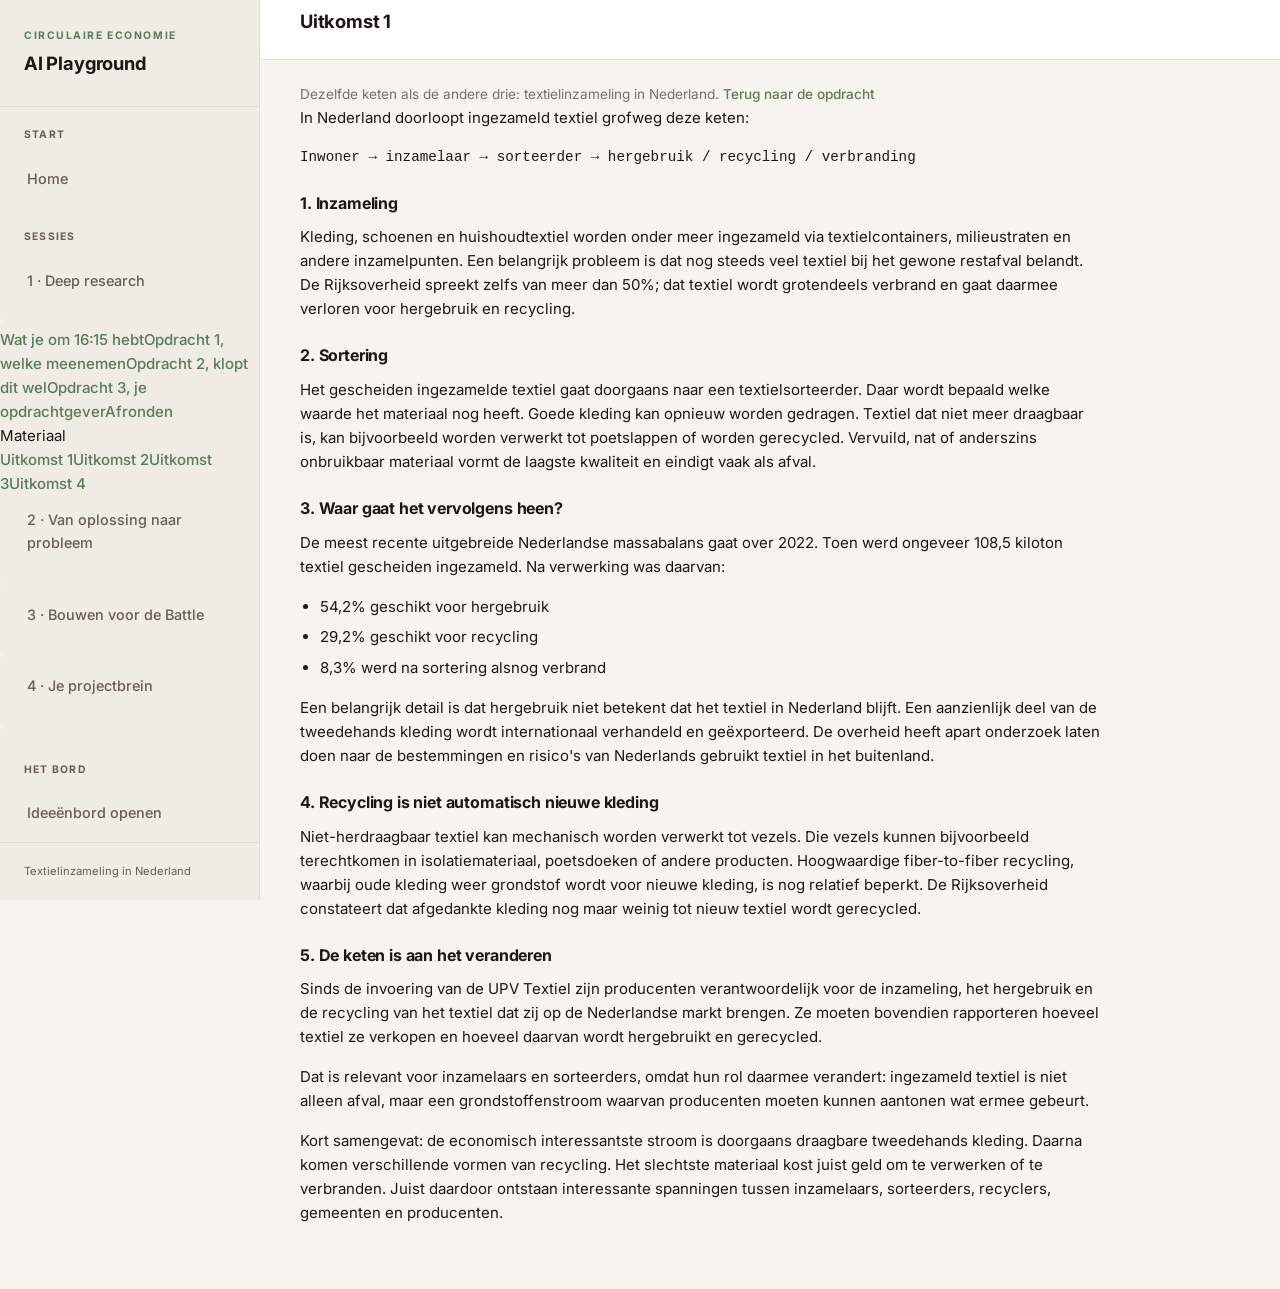
<file: uitkomst-1.html>
<!DOCTYPE html>
<html lang="nl">
<head>
  <meta charset="UTF-8">
  <meta name="viewport" content="width=device-width, initial-scale=1.0">
  <title>Uitkomst 1 | AI Playground</title>
  <link rel="preconnect" href="https://fonts.googleapis.com">
  <link rel="preconnect" href="https://fonts.gstatic.com" crossorigin>
  <link rel="stylesheet" href="https://fonts.googleapis.com/css2?family=Inter:wght@400;500;600;700&display=swap">
  <link rel="stylesheet" href="style.css">
</head>
<body data-pagina="uitkomst-1">
  <div class="layout">
    <div class="sidebar-overlay" onclick="toggleMenu()"></div>
    <aside class="sidebar" id="sidebar">
      <div class="sidebar-header">
        <div class="sidebar-brand">
          <span class="brand-subtitle">Circulaire Economie</span>
          <span class="brand-title">AI Playground</span>
        </div>
      </div>
      <nav class="sidebar-nav">
        <div class="nav-section">
          <div class="nav-section-title">Start</div>
          <a href="index.html" class="nav-link">Home</a>
        </div>
        <div class="nav-section">
          <div class="nav-section-title">Sessies</div>
          <a href="sessie-1.html" class="nav-link">1 &middot; Deep research</a>
          <a href="sessie-2.html" class="nav-link">2 &middot; Van oplossing naar probleem</a>
        </div>
        <div class="nav-section">
          <div class="nav-section-title">Het bord</div>
          <a href="https://ideeenbord-ce.web.app" class="nav-link" target="_blank" rel="noopener">Idee&euml;nbord openen</a>
        </div>
      </nav>
      <div class="sidebar-footer">Textielinzameling in Nederland</div>
    </aside>

    <main class="main">
      <header class="main-header">
        <button class="mobile-menu-btn" onclick="toggleMenu()">&#9776;</button>
        <h1 class="page-title">Uitkomst 1</h1>
      </header>

      <div class="main-content">
        <p class="section-intro">Dezelfde keten als de andere drie: textielinzameling in Nederland.
          <a href="sessie-1.html">Terug naar de opdracht</a></p>

        <p>In Nederland doorloopt ingezameld textiel grofweg deze keten:</p>

        <p style="font-family: ui-monospace, monospace; font-size: 0.95em;">
          Inwoner &rarr; inzamelaar &rarr; sorteerder &rarr; hergebruik / recycling / verbranding
        </p>

        <h3>1. Inzameling</h3>
        <p>Kleding, schoenen en huishoudtextiel worden onder meer ingezameld via textielcontainers, milieustraten en
          andere inzamelpunten. Een belangrijk probleem is dat nog steeds veel textiel bij het gewone restafval belandt.
          De Rijksoverheid spreekt zelfs van meer dan 50%; dat textiel wordt grotendeels verbrand en gaat daarmee
          verloren voor hergebruik en recycling.</p>

        <h3>2. Sortering</h3>
        <p>Het gescheiden ingezamelde textiel gaat doorgaans naar een textielsorteerder. Daar wordt bepaald welke waarde
          het materiaal nog heeft. Goede kleding kan opnieuw worden gedragen. Textiel dat niet meer draagbaar is, kan
          bijvoorbeeld worden verwerkt tot poetslappen of worden gerecycled. Vervuild, nat of anderszins onbruikbaar
          materiaal vormt de laagste kwaliteit en eindigt vaak als afval.</p>

        <h3>3. Waar gaat het vervolgens heen?</h3>
        <p>De meest recente uitgebreide Nederlandse massabalans gaat over 2022. Toen werd ongeveer 108,5 kiloton textiel
          gescheiden ingezameld. Na verwerking was daarvan:</p>
        <ul>
          <li>54,2% geschikt voor hergebruik</li>
          <li>29,2% geschikt voor recycling</li>
          <li>8,3% werd na sortering alsnog verbrand</li>
        </ul>
        <p>Een belangrijk detail is dat hergebruik niet betekent dat het textiel in Nederland blijft. Een aanzienlijk deel
          van de tweedehands kleding wordt internationaal verhandeld en ge&euml;xporteerd. De overheid heeft apart
          onderzoek laten doen naar de bestemmingen en risico&#39;s van Nederlands gebruikt textiel in het buitenland.</p>

        <h3>4. Recycling is niet automatisch nieuwe kleding</h3>
        <p>Niet-herdraagbaar textiel kan mechanisch worden verwerkt tot vezels. Die vezels kunnen bijvoorbeeld
          terechtkomen in isolatiemateriaal, poetsdoeken of andere producten. Hoogwaardige fiber-to-fiber recycling,
          waarbij oude kleding weer grondstof wordt voor nieuwe kleding, is nog relatief beperkt. De Rijksoverheid
          constateert dat afgedankte kleding nog maar weinig tot nieuw textiel wordt gerecycled.</p>

        <h3>5. De keten is aan het veranderen</h3>
        <p>Sinds de invoering van de UPV Textiel zijn producenten verantwoordelijk voor de inzameling, het hergebruik en
          de recycling van het textiel dat zij op de Nederlandse markt brengen. Ze moeten bovendien rapporteren hoeveel
          textiel ze verkopen en hoeveel daarvan wordt hergebruikt en gerecycled.</p>
        <p>Dat is relevant voor inzamelaars en sorteerders, omdat hun rol daarmee verandert: ingezameld textiel is niet
          alleen afval, maar een grondstoffenstroom waarvan producenten moeten kunnen aantonen wat ermee gebeurt.</p>

        <p>Kort samengevat: de economisch interessantste stroom is doorgaans draagbare tweedehands kleding. Daarna komen
          verschillende vormen van recycling. Het slechtste materiaal kost juist geld om te verwerken of te verbranden.
          Juist daardoor ontstaan interessante spanningen tussen inzamelaars, sorteerders, recyclers, gemeenten en
          producenten.</p>

      </div>
    </main>
  </div>
  <script src="script.js"></script>
</body>
</html>
</file>
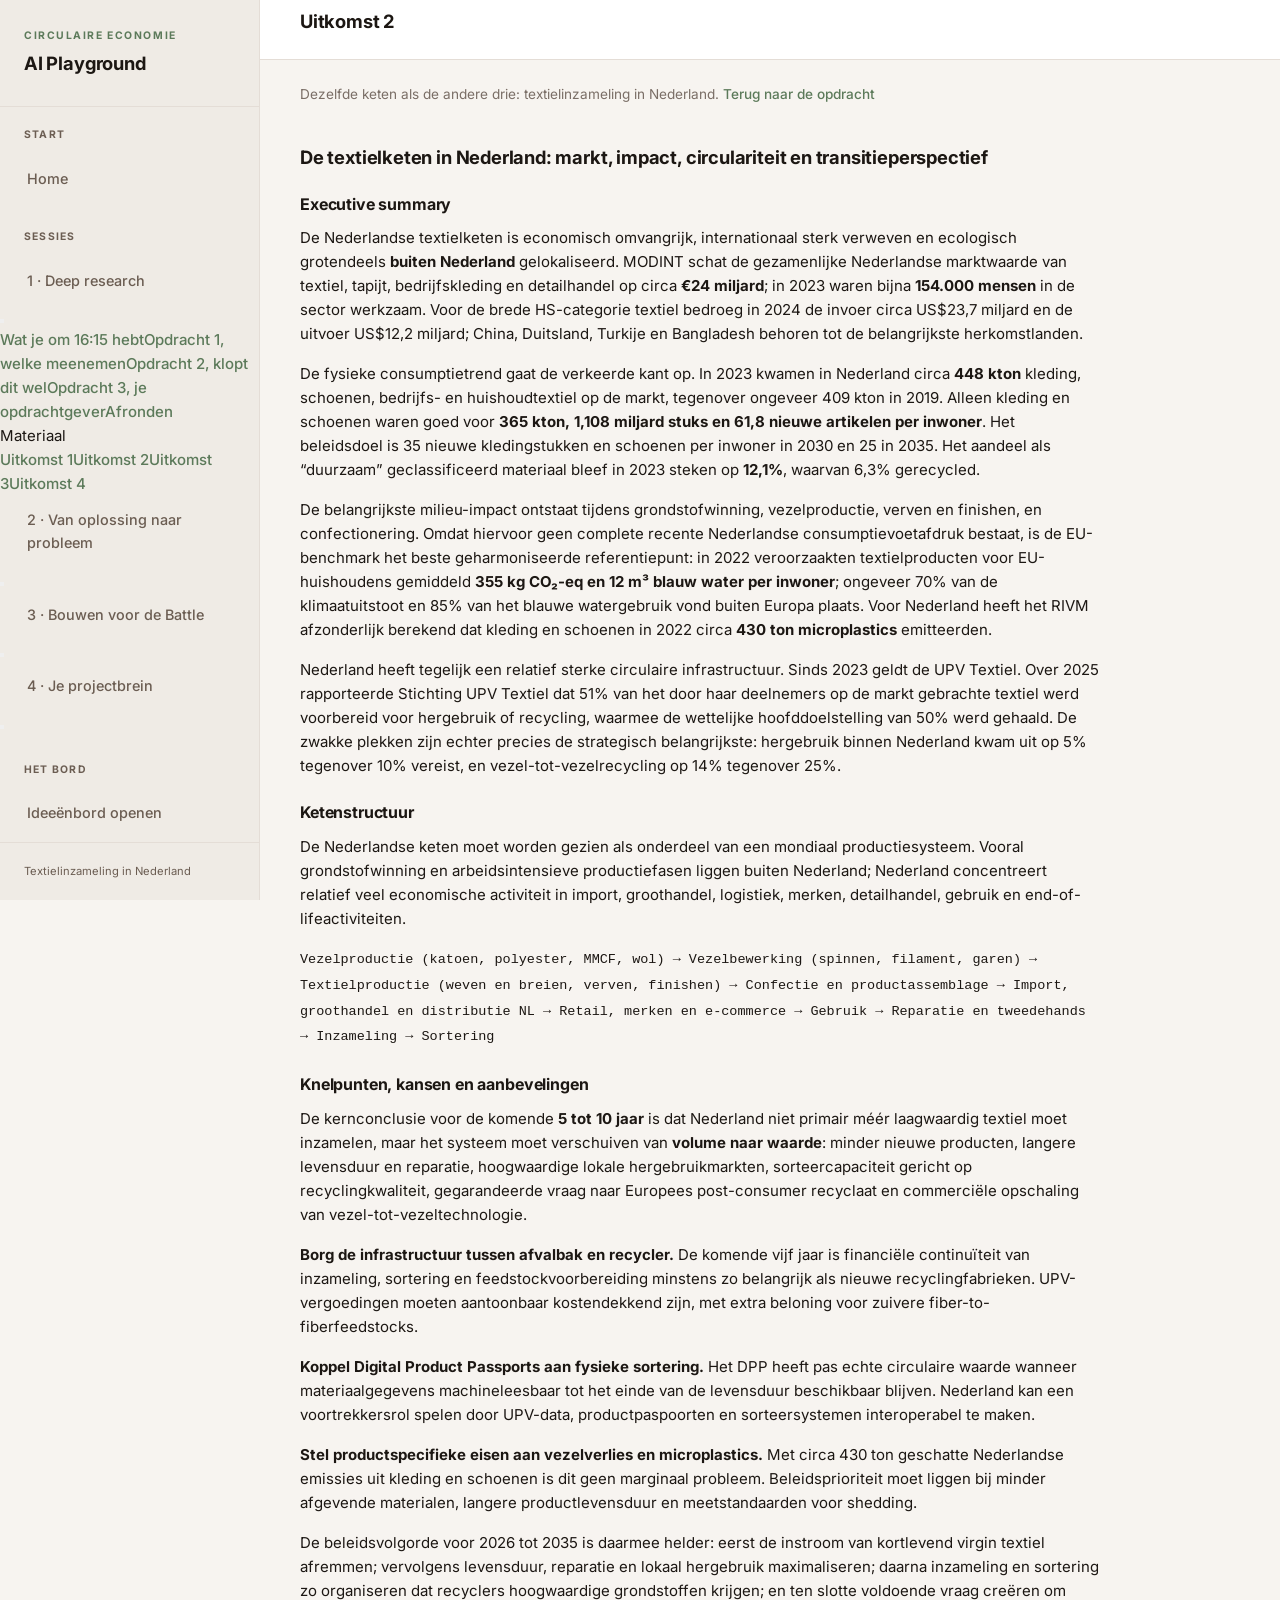
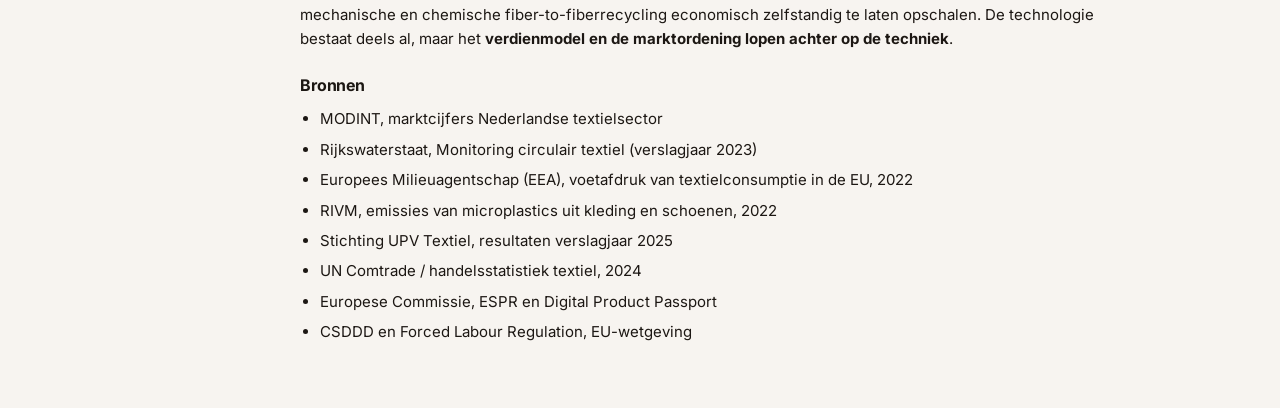
<file: uitkomst-2.html>
<!DOCTYPE html>
<html lang="nl">
<head>
  <meta charset="UTF-8">
  <meta name="viewport" content="width=device-width, initial-scale=1.0">
  <title>Uitkomst 2 | AI Playground</title>
  <link rel="preconnect" href="https://fonts.googleapis.com">
  <link rel="preconnect" href="https://fonts.gstatic.com" crossorigin>
  <link rel="stylesheet" href="https://fonts.googleapis.com/css2?family=Inter:wght@400;500;600;700&display=swap">
  <link rel="stylesheet" href="style.css">
</head>
<body data-pagina="uitkomst-2">
  <div class="layout">
    <div class="sidebar-overlay" onclick="toggleMenu()"></div>
    <aside class="sidebar" id="sidebar">
      <div class="sidebar-header">
        <div class="sidebar-brand">
          <span class="brand-subtitle">Circulaire Economie</span>
          <span class="brand-title">AI Playground</span>
        </div>
      </div>
      <nav class="sidebar-nav">
        <div class="nav-section">
          <div class="nav-section-title">Start</div>
          <a href="index.html" class="nav-link">Home</a>
        </div>
        <div class="nav-section">
          <div class="nav-section-title">Sessies</div>
          <a href="sessie-1.html" class="nav-link">1 &middot; Deep research</a>
          <a href="sessie-2.html" class="nav-link">2 &middot; Van oplossing naar probleem</a>
        </div>
        <div class="nav-section">
          <div class="nav-section-title">Het bord</div>
          <a href="https://ideeenbord-ce.web.app" class="nav-link" target="_blank" rel="noopener">Idee&euml;nbord openen</a>
        </div>
      </nav>
      <div class="sidebar-footer">Textielinzameling in Nederland</div>
    </aside>

    <main class="main">
      <header class="main-header">
        <button class="mobile-menu-btn" onclick="toggleMenu()">&#9776;</button>
        <h1 class="page-title">Uitkomst 2</h1>
      </header>

      <div class="main-content">
        <p class="section-intro">Dezelfde keten als de andere drie: textielinzameling in Nederland.
          <a href="sessie-1.html">Terug naar de opdracht</a></p>

        <h2>De textielketen in Nederland: markt, impact, circulariteit en transitieperspectief</h2>

        <h3>Executive summary</h3>

        <p>De Nederlandse textielketen is economisch omvangrijk, internationaal sterk verweven en ecologisch grotendeels
          <strong>buiten Nederland</strong> gelokaliseerd. MODINT schat de gezamenlijke Nederlandse marktwaarde van
          textiel, tapijt, bedrijfskleding en detailhandel op circa <strong>&euro;24 miljard</strong>; in 2023 waren
          bijna <strong>154.000 mensen</strong> in de sector werkzaam. Voor de brede HS-categorie textiel bedroeg in 2024
          de invoer circa US$23,7 miljard en de uitvoer US$12,2 miljard; China, Duitsland, Turkije en Bangladesh behoren
          tot de belangrijkste herkomstlanden.</p>

        <p>De fysieke consumptietrend gaat de verkeerde kant op. In 2023 kwamen in Nederland circa <strong>448
          kton</strong> kleding, schoenen, bedrijfs- en huishoudtextiel op de markt, tegenover ongeveer 409 kton in 2019.
          Alleen kleding en schoenen waren goed voor <strong>365 kton, 1,108 miljard stuks en 61,8 nieuwe artikelen per
          inwoner</strong>. Het beleidsdoel is 35 nieuwe kledingstukken en schoenen per inwoner in 2030 en 25 in 2035.
          Het aandeel als &ldquo;duurzaam&rdquo; geclassificeerd materiaal bleef in 2023 steken op <strong>12,1%</strong>,
          waarvan 6,3% gerecycled.</p>

        <p>De belangrijkste milieu-impact ontstaat tijdens grondstofwinning, vezelproductie, verven en finishen, en
          confectionering. Omdat hiervoor geen complete recente Nederlandse consumptievoetafdruk bestaat, is de
          EU-benchmark het beste geharmoniseerde referentiepunt: in 2022 veroorzaakten textielproducten voor
          EU-huishoudens gemiddeld <strong>355 kg CO&#8322;-eq en 12 m&sup3; blauw water per inwoner</strong>; ongeveer
          70% van de klimaatuitstoot en 85% van het blauwe watergebruik vond buiten Europa plaats. Voor Nederland heeft
          het RIVM afzonderlijk berekend dat kleding en schoenen in 2022 circa <strong>430 ton microplastics</strong>
          emitteerden.</p>

        <p>Nederland heeft tegelijk een relatief sterke circulaire infrastructuur. Sinds 2023 geldt de UPV Textiel. Over
          2025 rapporteerde Stichting UPV Textiel dat 51% van het door haar deelnemers op de markt gebrachte textiel werd
          voorbereid voor hergebruik of recycling, waarmee de wettelijke hoofddoelstelling van 50% werd gehaald. De
          zwakke plekken zijn echter precies de strategisch belangrijkste: hergebruik binnen Nederland kwam uit op 5%
          tegenover 10% vereist, en vezel-tot-vezelrecycling op 14% tegenover 25%.</p>

        <h3>Ketenstructuur</h3>

        <p>De Nederlandse keten moet worden gezien als onderdeel van een mondiaal productiesysteem. Vooral
          grondstofwinning en arbeidsintensieve productiefasen liggen buiten Nederland; Nederland concentreert relatief
          veel economische activiteit in import, groothandel, logistiek, merken, detailhandel, gebruik en
          end-of-lifeactiviteiten.</p>

        <p style="font-family: ui-monospace, monospace; font-size: 0.9em; line-height: 1.9;">
          Vezelproductie (katoen, polyester, MMCF, wol) &rarr; Vezelbewerking (spinnen, filament, garen) &rarr;
          Textielproductie (weven en breien, verven, finishen) &rarr; Confectie en productassemblage &rarr;
          Import, groothandel en distributie NL &rarr; Retail, merken en e-commerce &rarr; Gebruik &rarr;
          Reparatie en tweedehands &rarr; Inzameling &rarr; Sortering
        </p>

        <h3>Knelpunten, kansen en aanbevelingen</h3>

        <p>De kernconclusie voor de komende <strong>5 tot 10 jaar</strong> is dat Nederland niet primair m&eacute;&eacute;r
          laagwaardig textiel moet inzamelen, maar het systeem moet verschuiven van <strong>volume naar waarde</strong>:
          minder nieuwe producten, langere levensduur en reparatie, hoogwaardige lokale hergebruikmarkten,
          sorteercapaciteit gericht op recyclingkwaliteit, gegarandeerde vraag naar Europees post-consumer recyclaat en
          commerci&euml;le opschaling van vezel-tot-vezeltechnologie.</p>

        <p><strong>Borg de infrastructuur tussen afvalbak en recycler.</strong> De komende vijf jaar is financi&euml;le
          continu&iuml;teit van inzameling, sortering en feedstockvoorbereiding minstens zo belangrijk als nieuwe
          recyclingfabrieken. UPV-vergoedingen moeten aantoonbaar kostendekkend zijn, met extra beloning voor zuivere
          fiber-to-fiberfeedstocks.</p>

        <p><strong>Koppel Digital Product Passports aan fysieke sortering.</strong> Het DPP heeft pas echte circulaire
          waarde wanneer materiaalgegevens machineleesbaar tot het einde van de levensduur beschikbaar blijven. Nederland
          kan een voortrekkersrol spelen door UPV-data, productpaspoorten en sorteersystemen interoperabel te maken.</p>

        <p><strong>Stel productspecifieke eisen aan vezelverlies en microplastics.</strong> Met circa 430 ton geschatte
          Nederlandse emissies uit kleding en schoenen is dit geen marginaal probleem. Beleidsprioriteit moet liggen bij
          minder afgevende materialen, langere productlevensduur en meetstandaarden voor shedding.</p>

        <p>De beleidsvolgorde voor 2026 tot 2035 is daarmee helder: eerst de instroom van kortlevend virgin textiel
          afremmen; vervolgens levensduur, reparatie en lokaal hergebruik maximaliseren; daarna inzameling en sortering
          zo organiseren dat recyclers hoogwaardige grondstoffen krijgen; en ten slotte voldoende vraag cre&euml;ren om
          mechanische en chemische fiber-to-fiberrecycling economisch zelfstandig te laten opschalen. De technologie
          bestaat deels al, maar het <strong>verdienmodel en de marktordening lopen achter op de techniek</strong>.</p>

        <h3>Bronnen</h3>
        <ul>
          <li>MODINT, marktcijfers Nederlandse textielsector</li>
          <li>Rijkswaterstaat, Monitoring circulair textiel (verslagjaar 2023)</li>
          <li>Europees Milieuagentschap (EEA), voetafdruk van textielconsumptie in de EU, 2022</li>
          <li>RIVM, emissies van microplastics uit kleding en schoenen, 2022</li>
          <li>Stichting UPV Textiel, resultaten verslagjaar 2025</li>
          <li>UN Comtrade / handelsstatistiek textiel, 2024</li>
          <li>Europese Commissie, ESPR en Digital Product Passport</li>
          <li>CSDDD en Forced Labour Regulation, EU-wetgeving</li>
        </ul>

      </div>
    </main>
  </div>
  <script src="script.js"></script>
</body>
</html>
</file>
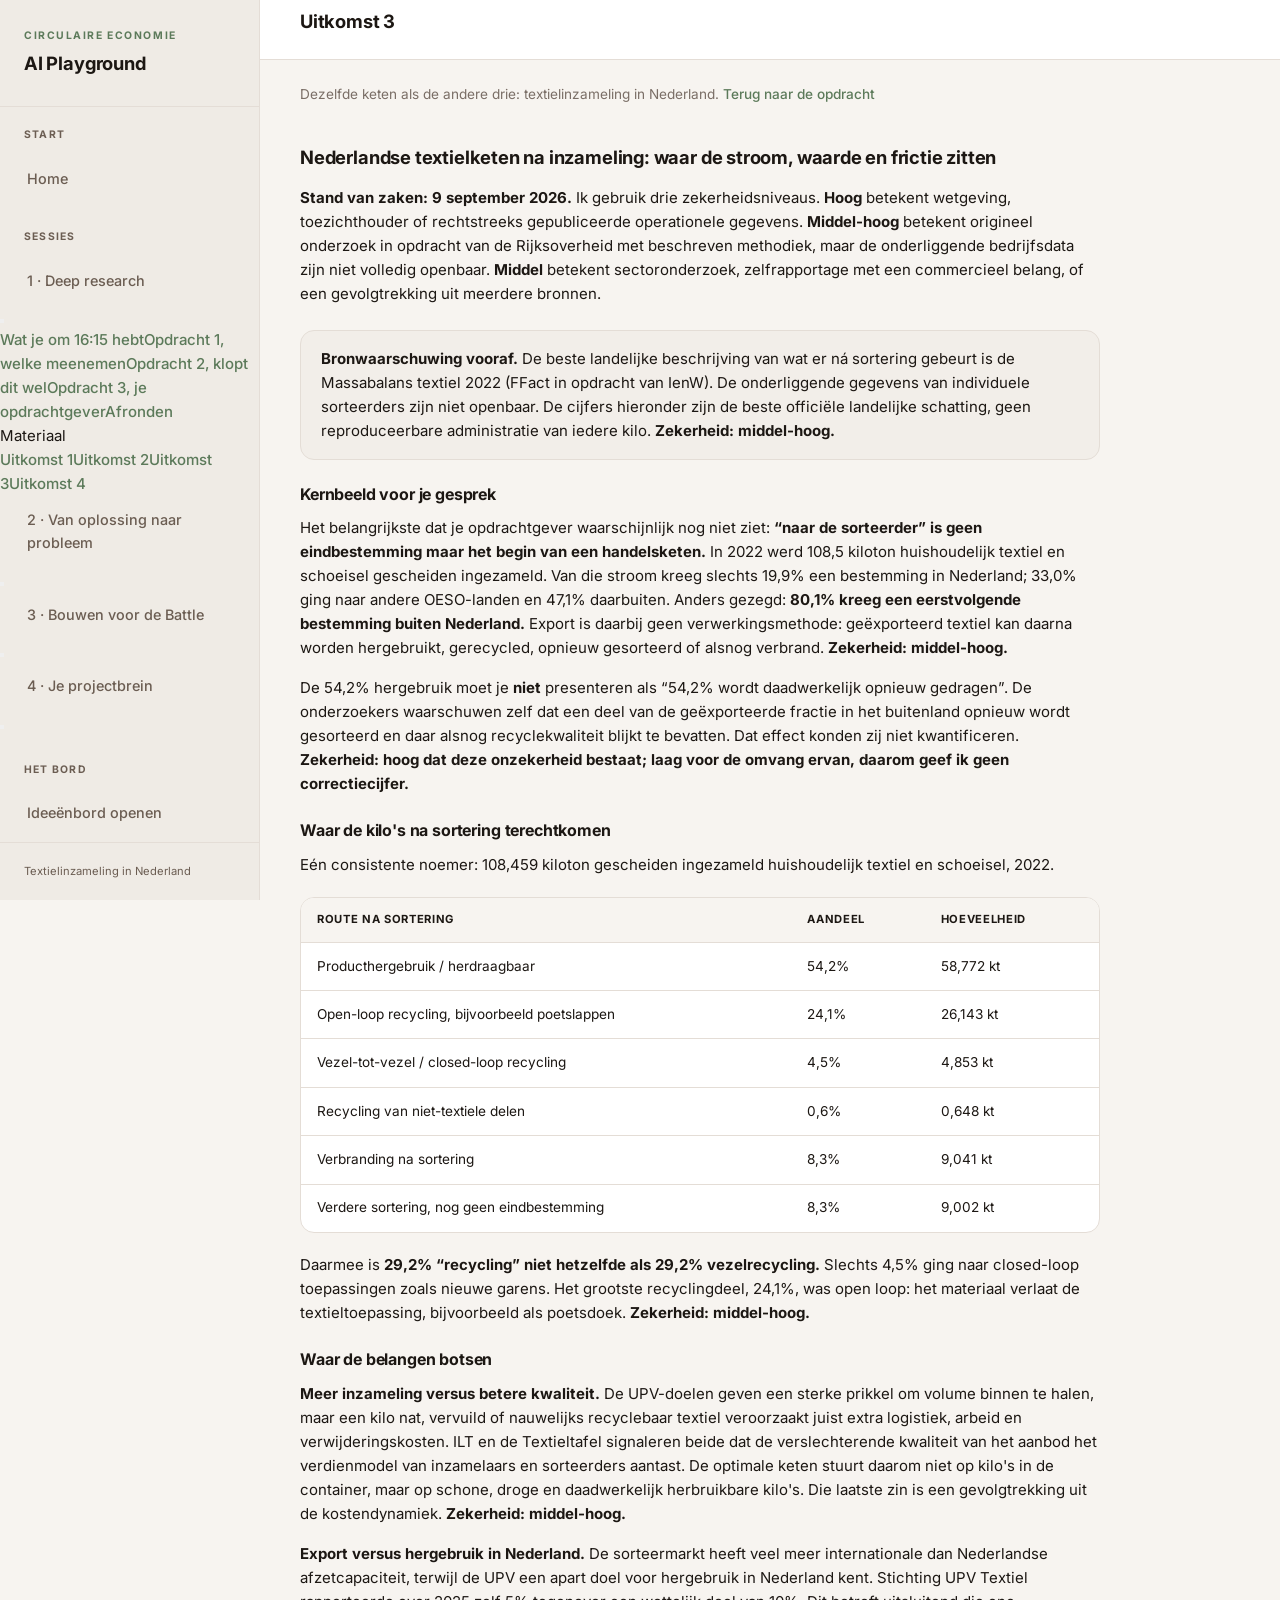
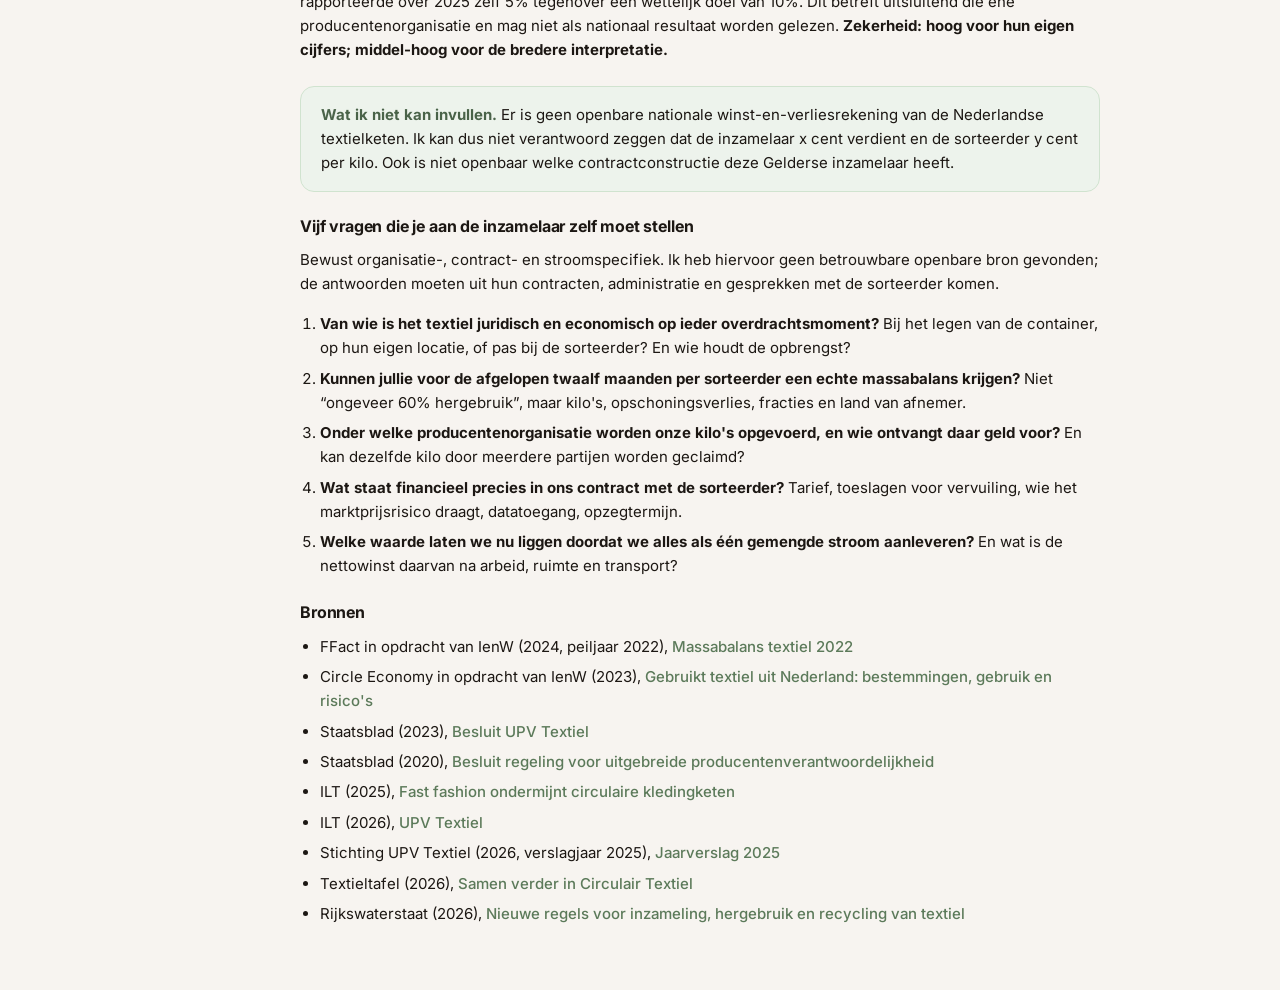
<file: uitkomst-3.html>
<!DOCTYPE html>
<html lang="nl">
<head>
  <meta charset="UTF-8">
  <meta name="viewport" content="width=device-width, initial-scale=1.0">
  <title>Uitkomst 3 | AI Playground</title>
  <link rel="preconnect" href="https://fonts.googleapis.com">
  <link rel="preconnect" href="https://fonts.gstatic.com" crossorigin>
  <link rel="stylesheet" href="https://fonts.googleapis.com/css2?family=Inter:wght@400;500;600;700&display=swap">
  <link rel="stylesheet" href="style.css">
</head>
<body data-pagina="uitkomst-3">
  <div class="layout">
    <div class="sidebar-overlay" onclick="toggleMenu()"></div>
    <aside class="sidebar" id="sidebar">
      <div class="sidebar-header">
        <div class="sidebar-brand">
          <span class="brand-subtitle">Circulaire Economie</span>
          <span class="brand-title">AI Playground</span>
        </div>
      </div>
      <nav class="sidebar-nav">
        <div class="nav-section">
          <div class="nav-section-title">Start</div>
          <a href="index.html" class="nav-link">Home</a>
        </div>
        <div class="nav-section">
          <div class="nav-section-title">Sessies</div>
          <a href="sessie-1.html" class="nav-link">1 &middot; Deep research</a>
          <a href="sessie-2.html" class="nav-link">2 &middot; Van oplossing naar probleem</a>
        </div>
        <div class="nav-section">
          <div class="nav-section-title">Het bord</div>
          <a href="https://ideeenbord-ce.web.app" class="nav-link" target="_blank" rel="noopener">Idee&euml;nbord openen</a>
        </div>
      </nav>
      <div class="sidebar-footer">Textielinzameling in Nederland</div>
    </aside>

    <main class="main">
      <header class="main-header">
        <button class="mobile-menu-btn" onclick="toggleMenu()">&#9776;</button>
        <h1 class="page-title">Uitkomst 3</h1>
      </header>

      <div class="main-content">
        <p class="section-intro">Dezelfde keten als de andere drie: textielinzameling in Nederland.
          <a href="sessie-1.html">Terug naar de opdracht</a></p>

        <h2>Nederlandse textielketen na inzameling: waar de stroom, waarde en frictie zitten</h2>

        <p><strong>Stand van zaken: 9 september 2026.</strong> Ik gebruik drie zekerheidsniveaus.
          <strong>Hoog</strong> betekent wetgeving, toezichthouder of rechtstreeks gepubliceerde operationele gegevens.
          <strong>Middel-hoog</strong> betekent origineel onderzoek in opdracht van de Rijksoverheid met beschreven
          methodiek, maar de onderliggende bedrijfsdata zijn niet volledig openbaar. <strong>Middel</strong> betekent
          sectoronderzoek, zelfrapportage met een commercieel belang, of een gevolgtrekking uit meerdere bronnen.</p>

        <div class="callout callout-info">
          <p><strong>Bronwaarschuwing vooraf.</strong> De beste landelijke beschrijving van wat er n&aacute; sortering
          gebeurt is de Massabalans textiel 2022 (FFact in opdracht van IenW). De onderliggende gegevens van individuele
          sorteerders zijn niet openbaar. De cijfers hieronder zijn de beste offici&euml;le landelijke schatting, geen
          reproduceerbare administratie van iedere kilo. <strong>Zekerheid: middel-hoog.</strong></p>
        </div>

        <h3>Kernbeeld voor je gesprek</h3>

        <p>Het belangrijkste dat je opdrachtgever waarschijnlijk nog niet ziet: <strong>&ldquo;naar de sorteerder&rdquo; is
          geen eindbestemming maar het begin van een handelsketen.</strong> In 2022 werd 108,5 kiloton huishoudelijk
          textiel en schoeisel gescheiden ingezameld. Van die stroom kreeg slechts 19,9% een bestemming in Nederland;
          33,0% ging naar andere OESO-landen en 47,1% daarbuiten. Anders gezegd: <strong>80,1% kreeg een eerstvolgende
          bestemming buiten Nederland.</strong> Export is daarbij geen verwerkingsmethode: ge&euml;xporteerd textiel kan
          daarna worden hergebruikt, gerecycled, opnieuw gesorteerd of alsnog verbrand.
          <strong>Zekerheid: middel-hoog.</strong></p>

        <p>De 54,2% hergebruik moet je <strong>niet</strong> presenteren als &ldquo;54,2% wordt daadwerkelijk opnieuw
          gedragen&rdquo;. De onderzoekers waarschuwen zelf dat een deel van de ge&euml;xporteerde fractie in het
          buitenland opnieuw wordt gesorteerd en daar alsnog recyclekwaliteit blijkt te bevatten. Dat effect konden zij
          niet kwantificeren. <strong>Zekerheid: hoog dat deze onzekerheid bestaat; laag voor de omvang ervan, daarom geef
          ik geen correctiecijfer.</strong></p>

        <h3>Waar de kilo&#39;s na sortering terechtkomen</h3>

        <p>E&eacute;n consistente noemer: 108,459 kiloton gescheiden ingezameld huishoudelijk textiel en schoeisel, 2022.</p>

        <div class="table-wrap">
          <table>
            <thead><tr><th>Route na sortering</th><th>Aandeel</th><th>Hoeveelheid</th></tr></thead>
            <tbody>
              <tr><td>Producthergebruik / herdraagbaar</td><td>54,2%</td><td>58,772 kt</td></tr>
              <tr><td>Open-loop recycling, bijvoorbeeld poetslappen</td><td>24,1%</td><td>26,143 kt</td></tr>
              <tr><td>Vezel-tot-vezel / closed-loop recycling</td><td>4,5%</td><td>4,853 kt</td></tr>
              <tr><td>Recycling van niet-textiele delen</td><td>0,6%</td><td>0,648 kt</td></tr>
              <tr><td>Verbranding na sortering</td><td>8,3%</td><td>9,041 kt</td></tr>
              <tr><td>Verdere sortering, nog geen eindbestemming</td><td>8,3%</td><td>9,002 kt</td></tr>
            </tbody>
          </table>
        </div>

        <p>Daarmee is <strong>29,2% &ldquo;recycling&rdquo; niet hetzelfde als 29,2% vezelrecycling.</strong> Slechts 4,5%
          ging naar closed-loop toepassingen zoals nieuwe garens. Het grootste recyclingdeel, 24,1%, was open loop: het
          materiaal verlaat de textieltoepassing, bijvoorbeeld als poetsdoek. <strong>Zekerheid: middel-hoog.</strong></p>

        <h3>Waar de belangen botsen</h3>

        <p><strong>Meer inzameling versus betere kwaliteit.</strong> De UPV-doelen geven een sterke prikkel om volume
          binnen te halen, maar een kilo nat, vervuild of nauwelijks recyclebaar textiel veroorzaakt juist extra
          logistiek, arbeid en verwijderingskosten. ILT en de Textieltafel signaleren beide dat de verslechterende
          kwaliteit van het aanbod het verdienmodel van inzamelaars en sorteerders aantast. De optimale keten stuurt
          daarom niet op kilo&#39;s in de container, maar op schone, droge en daadwerkelijk herbruikbare kilo&#39;s. Die
          laatste zin is een gevolgtrekking uit de kostendynamiek. <strong>Zekerheid: middel-hoog.</strong></p>

        <p><strong>Export versus hergebruik in Nederland.</strong> De sorteermarkt heeft veel meer internationale dan
          Nederlandse afzetcapaciteit, terwijl de UPV een apart doel voor hergebruik in Nederland kent. Stichting UPV
          Textiel rapporteerde over 2025 zelf 5% tegenover een wettelijk doel van 10%. Dit betreft uitsluitend die ene
          producentenorganisatie en mag niet als nationaal resultaat worden gelezen. <strong>Zekerheid: hoog voor hun
          eigen cijfers; middel-hoog voor de bredere interpretatie.</strong></p>

        <div class="callout callout-primary">
          <p><strong>Wat ik niet kan invullen.</strong> Er is geen openbare nationale winst-en-verliesrekening van de
          Nederlandse textielketen. Ik kan dus niet verantwoord zeggen dat de inzamelaar x cent verdient en de sorteerder
          y cent per kilo. Ook is niet openbaar welke contractconstructie deze Gelderse inzamelaar heeft.</p>
        </div>

        <h3>Vijf vragen die je aan de inzamelaar zelf moet stellen</h3>

        <p>Bewust organisatie-, contract- en stroomspecifiek. Ik heb hiervoor geen betrouwbare openbare bron gevonden; de
          antwoorden moeten uit hun contracten, administratie en gesprekken met de sorteerder komen.</p>

        <ol>
          <li><strong>Van wie is het textiel juridisch en economisch op ieder overdrachtsmoment?</strong> Bij het legen
            van de container, op hun eigen locatie, of pas bij de sorteerder? En wie houdt de opbrengst?</li>
          <li><strong>Kunnen jullie voor de afgelopen twaalf maanden per sorteerder een echte massabalans krijgen?</strong>
            Niet &ldquo;ongeveer 60% hergebruik&rdquo;, maar kilo&#39;s, opschoningsverlies, fracties en land van afnemer.</li>
          <li><strong>Onder welke producentenorganisatie worden onze kilo&#39;s opgevoerd, en wie ontvangt daar geld
            voor?</strong> En kan dezelfde kilo door meerdere partijen worden geclaimd?</li>
          <li><strong>Wat staat financieel precies in ons contract met de sorteerder?</strong> Tarief, toeslagen voor
            vervuiling, wie het marktprijsrisico draagt, datatoegang, opzegtermijn.</li>
          <li><strong>Welke waarde laten we nu liggen doordat we alles als &eacute;&eacute;n gemengde stroom
            aanleveren?</strong> En wat is de nettowinst daarvan na arbeid, ruimte en transport?</li>
        </ol>

        <h3>Bronnen</h3>
        <ul>
          <li>FFact in opdracht van IenW (2024, peiljaar 2022), <a href="https://open.overheid.nl/documenten/dpc-74e4201a9c8dede14549758c6b51fe5397b803dc/pdf">Massabalans textiel 2022</a></li>
          <li>Circle Economy in opdracht van IenW (2023), <a href="https://open.overheid.nl/documenten/dpc-a700f109ce27b1bec489de2311a401552cf4c8b1/pdf">Gebruikt textiel uit Nederland: bestemmingen, gebruik en risico&#39;s</a></li>
          <li>Staatsblad (2023), <a href="https://zoek.officielebekendmakingen.nl/stb-2023-132.html">Besluit UPV Textiel</a></li>
          <li>Staatsblad (2020), <a href="https://zoek.officielebekendmakingen.nl/stb-2020-375.html">Besluit regeling voor uitgebreide producentenverantwoordelijkheid</a></li>
          <li>ILT (2025), <a href="https://www.ilent.nl/documenten/afval/afvalinzameling-en--preventie/rapporten/fast-fashion-ondermijnt-circulaire-kledingketen">Fast fashion ondermijnt circulaire kledingketen</a></li>
          <li>ILT (2026), <a href="https://www.ilent.nl/onderwerpen/producentenverantwoordelijkheid/upv-textiel">UPV Textiel</a></li>
          <li>Stichting UPV Textiel (2026, verslagjaar 2025), <a href="https://www.stichtingupvtextiel.nl/wp-content/uploads/2026/09/Jaarverslag-2025-Stichting-UPV-Textiel.pdf">Jaarverslag 2025</a></li>
          <li>Textieltafel (2026), <a href="https://afvalcirculair.nl/publish/pages/249247/rapport-textieltafel-17-juni-2026.pdf">Samen verder in Circulair Textiel</a></li>
          <li>Rijkswaterstaat (2026), <a href="https://afvalcirculair.nl/textiel/onderzoeken-nieuws/nieuwe-regels-inzameling-hergebruik-recycling/">Nieuwe regels voor inzameling, hergebruik en recycling van textiel</a></li>
        </ul>

      </div>
    </main>
  </div>
  <script src="script.js"></script>
</body>
</html>
</file>
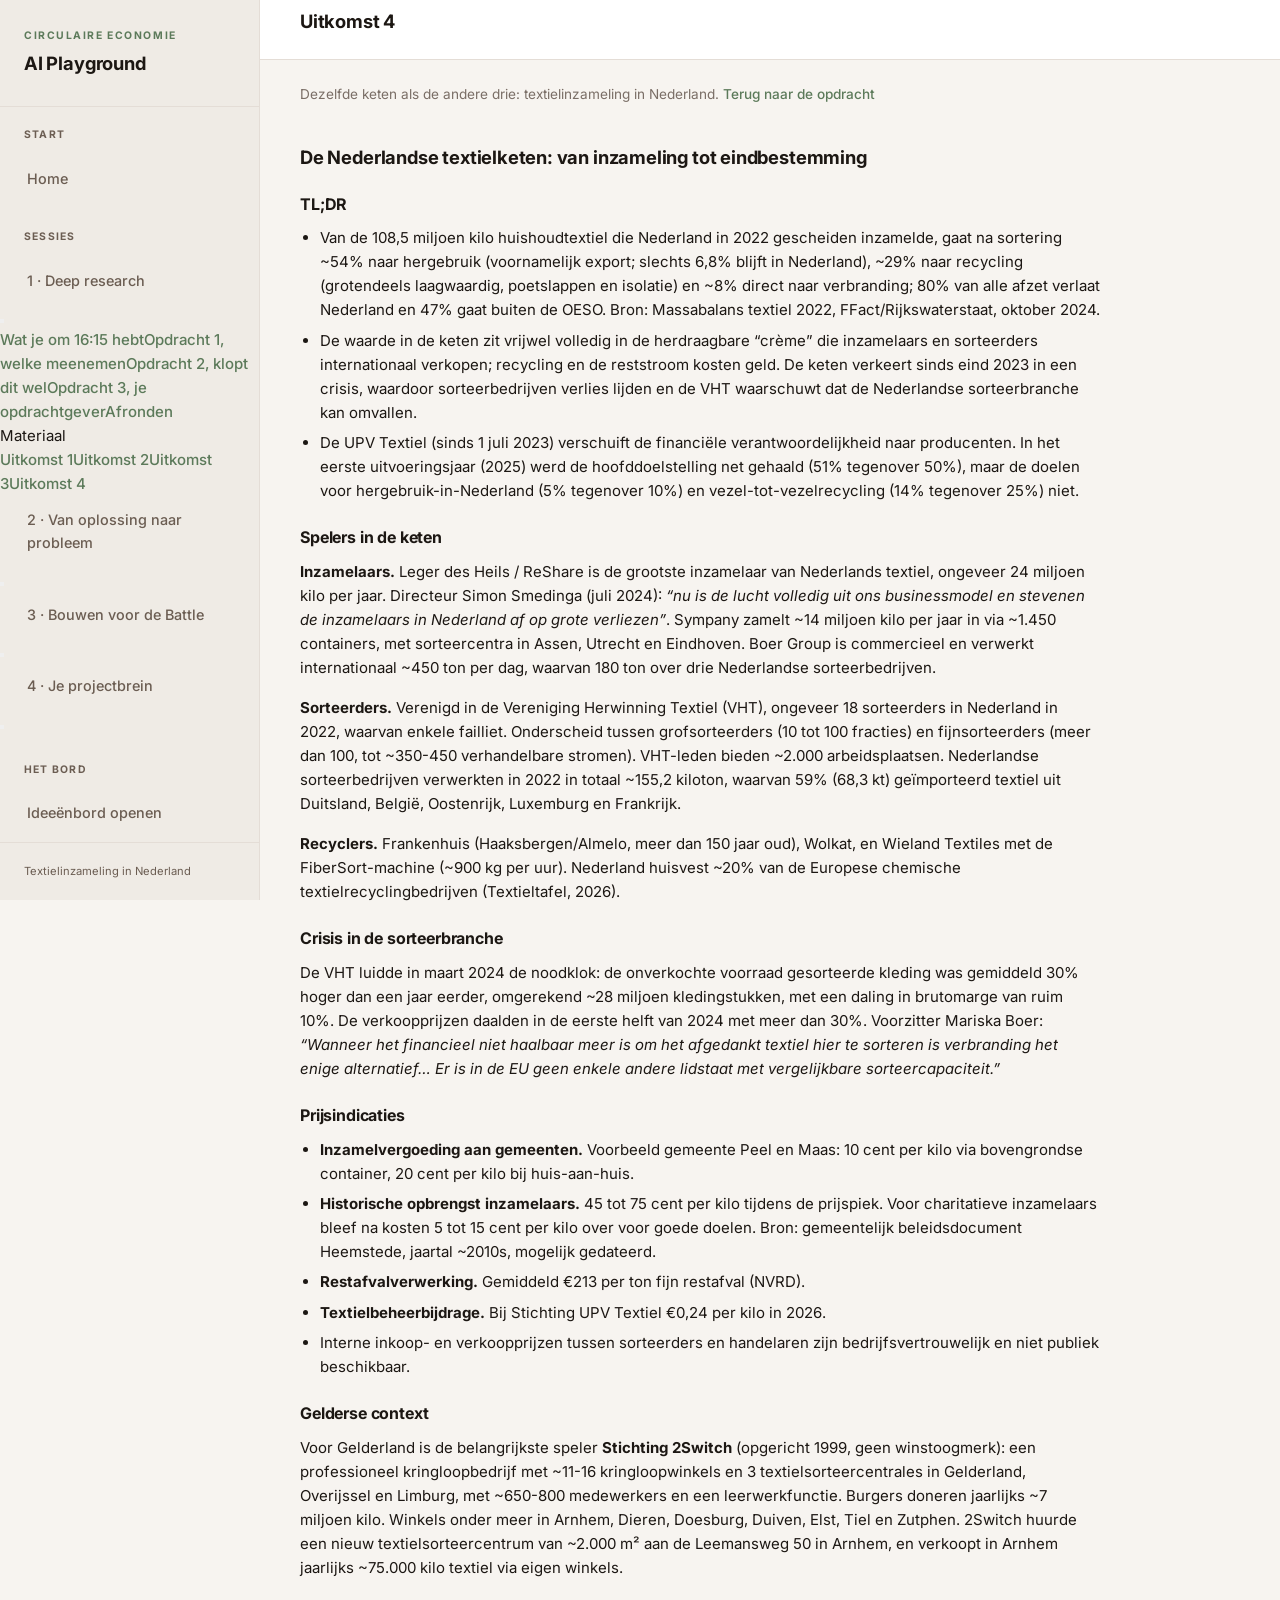
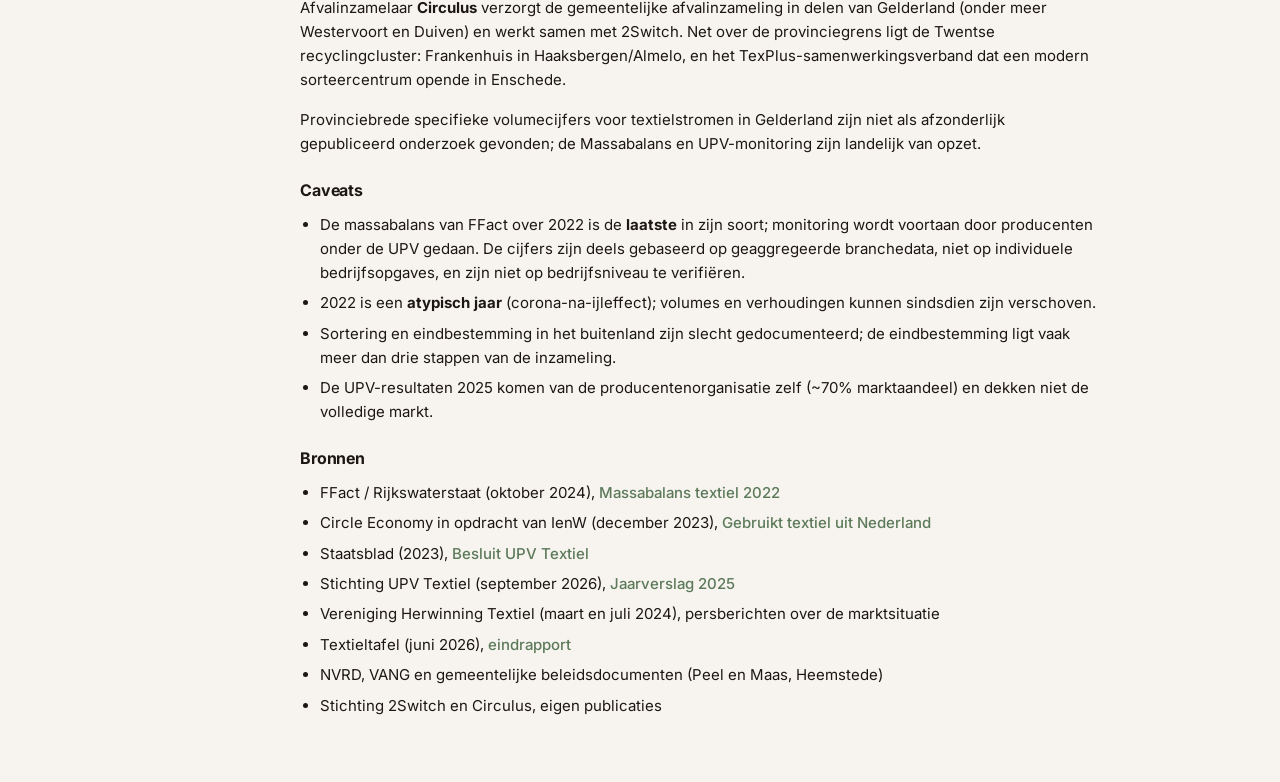
<file: uitkomst-4.html>
<!DOCTYPE html>
<html lang="nl">
<head>
  <meta charset="UTF-8">
  <meta name="viewport" content="width=device-width, initial-scale=1.0">
  <title>Uitkomst 4 | AI Playground</title>
  <link rel="preconnect" href="https://fonts.googleapis.com">
  <link rel="preconnect" href="https://fonts.gstatic.com" crossorigin>
  <link rel="stylesheet" href="https://fonts.googleapis.com/css2?family=Inter:wght@400;500;600;700&display=swap">
  <link rel="stylesheet" href="style.css">
</head>
<body data-pagina="uitkomst-4">
  <div class="layout">
    <div class="sidebar-overlay" onclick="toggleMenu()"></div>
    <aside class="sidebar" id="sidebar">
      <div class="sidebar-header">
        <div class="sidebar-brand">
          <span class="brand-subtitle">Circulaire Economie</span>
          <span class="brand-title">AI Playground</span>
        </div>
      </div>
      <nav class="sidebar-nav">
        <div class="nav-section">
          <div class="nav-section-title">Start</div>
          <a href="index.html" class="nav-link">Home</a>
        </div>
        <div class="nav-section">
          <div class="nav-section-title">Sessies</div>
          <a href="sessie-1.html" class="nav-link">1 &middot; Deep research</a>
          <a href="sessie-2.html" class="nav-link">2 &middot; Van oplossing naar probleem</a>
        </div>
        <div class="nav-section">
          <div class="nav-section-title">Het bord</div>
          <a href="https://ideeenbord-ce.web.app" class="nav-link" target="_blank" rel="noopener">Idee&euml;nbord openen</a>
        </div>
      </nav>
      <div class="sidebar-footer">Textielinzameling in Nederland</div>
    </aside>

    <main class="main">
      <header class="main-header">
        <button class="mobile-menu-btn" onclick="toggleMenu()">&#9776;</button>
        <h1 class="page-title">Uitkomst 4</h1>
      </header>

      <div class="main-content">
        <p class="section-intro">Dezelfde keten als de andere drie: textielinzameling in Nederland.
          <a href="sessie-1.html">Terug naar de opdracht</a></p>

        <h2>De Nederlandse textielketen: van inzameling tot eindbestemming</h2>

        <h3>TL;DR</h3>
        <ul>
          <li>Van de 108,5 miljoen kilo huishoudtextiel die Nederland in 2022 gescheiden inzamelde, gaat na sortering
            ~54% naar hergebruik (voornamelijk export; slechts 6,8% blijft in Nederland), ~29% naar recycling
            (grotendeels laagwaardig, poetslappen en isolatie) en ~8% direct naar verbranding; 80% van alle afzet
            verlaat Nederland en 47% gaat buiten de OESO. Bron: Massabalans textiel 2022, FFact/Rijkswaterstaat,
            oktober 2024.</li>
          <li>De waarde in de keten zit vrijwel volledig in de herdraagbare &ldquo;cr&egrave;me&rdquo; die inzamelaars en
            sorteerders internationaal verkopen; recycling en de reststroom kosten geld. De keten verkeert sinds eind
            2023 in een crisis, waardoor sorteerbedrijven verlies lijden en de VHT waarschuwt dat de Nederlandse
            sorteerbranche kan omvallen.</li>
          <li>De UPV Textiel (sinds 1 juli 2023) verschuift de financi&euml;le verantwoordelijkheid naar producenten. In
            het eerste uitvoeringsjaar (2025) werd de hoofddoelstelling net gehaald (51% tegenover 50%), maar de doelen
            voor hergebruik-in-Nederland (5% tegenover 10%) en vezel-tot-vezelrecycling (14% tegenover 25%) niet.</li>
        </ul>

        <h3>Spelers in de keten</h3>

        <p><strong>Inzamelaars.</strong> Leger des Heils / ReShare is de grootste inzamelaar van Nederlands textiel,
          ongeveer 24 miljoen kilo per jaar. Directeur Simon Smedinga (juli 2024): <em>&ldquo;nu is de lucht volledig uit
          ons businessmodel en stevenen de inzamelaars in Nederland af op grote verliezen&rdquo;</em>. Sympany zamelt
          ~14 miljoen kilo per jaar in via ~1.450 containers, met sorteercentra in Assen, Utrecht en Eindhoven. Boer
          Group is commercieel en verwerkt internationaal ~450 ton per dag, waarvan 180 ton over drie Nederlandse
          sorteerbedrijven.</p>

        <p><strong>Sorteerders.</strong> Verenigd in de Vereniging Herwinning Textiel (VHT), ongeveer 18 sorteerders in
          Nederland in 2022, waarvan enkele failliet. Onderscheid tussen grofsorteerders (10 tot 100 fracties) en
          fijnsorteerders (meer dan 100, tot ~350-450 verhandelbare stromen). VHT-leden bieden ~2.000 arbeidsplaatsen.
          Nederlandse sorteerbedrijven verwerkten in 2022 in totaal ~155,2 kiloton, waarvan 59% (68,3 kt) ge&iuml;mporteerd
          textiel uit Duitsland, Belgi&euml;, Oostenrijk, Luxemburg en Frankrijk.</p>

        <p><strong>Recyclers.</strong> Frankenhuis (Haaksbergen/Almelo, meer dan 150 jaar oud), Wolkat, en Wieland
          Textiles met de FiberSort-machine (~900 kg per uur). Nederland huisvest ~20% van de Europese chemische
          textielrecyclingbedrijven (Textieltafel, 2026).</p>

        <h3>Crisis in de sorteerbranche</h3>

        <p>De VHT luidde in maart 2024 de noodklok: de onverkochte voorraad gesorteerde kleding was gemiddeld 30% hoger
          dan een jaar eerder, omgerekend ~28 miljoen kledingstukken, met een daling in brutomarge van ruim 10%. De
          verkoopprijzen daalden in de eerste helft van 2024 met meer dan 30%. Voorzitter Mariska Boer: <em>&ldquo;Wanneer
          het financieel niet haalbaar meer is om het afgedankt textiel hier te sorteren is verbranding het enige
          alternatief&hellip; Er is in de EU geen enkele andere lidstaat met vergelijkbare sorteercapaciteit.&rdquo;</em></p>

        <h3>Prijsindicaties</h3>
        <ul>
          <li><strong>Inzamelvergoeding aan gemeenten.</strong> Voorbeeld gemeente Peel en Maas: 10 cent per kilo via
            bovengrondse container, 20 cent per kilo bij huis-aan-huis.</li>
          <li><strong>Historische opbrengst inzamelaars.</strong> 45 tot 75 cent per kilo tijdens de prijspiek. Voor
            charitatieve inzamelaars bleef na kosten 5 tot 15 cent per kilo over voor goede doelen. Bron: gemeentelijk
            beleidsdocument Heemstede, jaartal ~2010s, mogelijk gedateerd.</li>
          <li><strong>Restafvalverwerking.</strong> Gemiddeld &euro;213 per ton fijn restafval (NVRD).</li>
          <li><strong>Textielbeheerbijdrage.</strong> Bij Stichting UPV Textiel &euro;0,24 per kilo in 2026.</li>
          <li>Interne inkoop- en verkoopprijzen tussen sorteerders en handelaren zijn bedrijfsvertrouwelijk en niet
            publiek beschikbaar.</li>
        </ul>

        <h3>Gelderse context</h3>

        <p>Voor Gelderland is de belangrijkste speler <strong>Stichting 2Switch</strong> (opgericht 1999, geen
          winstoogmerk): een professioneel kringloopbedrijf met ~11-16 kringloopwinkels en 3 textielsorteercentrales in
          Gelderland, Overijssel en Limburg, met ~650-800 medewerkers en een leerwerkfunctie. Burgers doneren jaarlijks
          ~7 miljoen kilo. Winkels onder meer in Arnhem, Dieren, Doesburg, Duiven, Elst, Tiel en Zutphen. 2Switch huurde
          een nieuw textielsorteercentrum van ~2.000 m&sup2; aan de Leemansweg 50 in Arnhem, en verkoopt in Arnhem
          jaarlijks ~75.000 kilo textiel via eigen winkels.</p>

        <p>Afvalinzamelaar <strong>Circulus</strong> verzorgt de gemeentelijke afvalinzameling in delen van Gelderland
          (onder meer Westervoort en Duiven) en werkt samen met 2Switch. Net over de provinciegrens ligt de Twentse
          recyclingcluster: Frankenhuis in Haaksbergen/Almelo, en het TexPlus-samenwerkingsverband dat een modern
          sorteercentrum opende in Enschede.</p>

        <p>Provinciebrede specifieke volumecijfers voor textielstromen in Gelderland zijn niet als afzonderlijk
          gepubliceerd onderzoek gevonden; de Massabalans en UPV-monitoring zijn landelijk van opzet.</p>

        <h3>Caveats</h3>
        <ul>
          <li>De massabalans van FFact over 2022 is de <strong>laatste</strong> in zijn soort; monitoring wordt voortaan
            door producenten onder de UPV gedaan. De cijfers zijn deels gebaseerd op geaggregeerde branchedata, niet op
            individuele bedrijfsopgaves, en zijn niet op bedrijfsniveau te verifi&euml;ren.</li>
          <li>2022 is een <strong>atypisch jaar</strong> (corona-na-ijleffect); volumes en verhoudingen kunnen sindsdien
            zijn verschoven.</li>
          <li>Sortering en eindbestemming in het buitenland zijn slecht gedocumenteerd; de eindbestemming ligt vaak meer
            dan drie stappen van de inzameling.</li>
          <li>De UPV-resultaten 2025 komen van de producentenorganisatie zelf (~70% marktaandeel) en dekken niet de
            volledige markt.</li>
        </ul>

        <h3>Bronnen</h3>
        <ul>
          <li>FFact / Rijkswaterstaat (oktober 2024), <a href="https://open.overheid.nl/documenten/dpc-74e4201a9c8dede14549758c6b51fe5397b803dc/pdf">Massabalans textiel 2022</a></li>
          <li>Circle Economy in opdracht van IenW (december 2023), <a href="https://open.overheid.nl/documenten/dpc-a700f109ce27b1bec489de2311a401552cf4c8b1/pdf">Gebruikt textiel uit Nederland</a></li>
          <li>Staatsblad (2023), <a href="https://zoek.officielebekendmakingen.nl/stb-2023-132.html">Besluit UPV Textiel</a></li>
          <li>Stichting UPV Textiel (september 2026), <a href="https://www.stichtingupvtextiel.nl/">Jaarverslag 2025</a></li>
          <li>Vereniging Herwinning Textiel (maart en juli 2024), persberichten over de marktsituatie</li>
          <li>Textieltafel (juni 2026), <a href="https://afvalcirculair.nl/publish/pages/249247/rapport-textieltafel-17-juni-2026.pdf">eindrapport</a></li>
          <li>NVRD, VANG en gemeentelijke beleidsdocumenten (Peel en Maas, Heemstede)</li>
          <li>Stichting 2Switch en Circulus, eigen publicaties</li>
        </ul>

      </div>
    </main>
  </div>
  <script src="script.js"></script>
</body>
</html>
</file>
<file: style.css>
/* HAN Fonts */
/* CSS Variables */
:root {
  /* Green Office-palet, overgenomen uit lib/theme.dart van de Flutter-app. */
  --accent: #5C7A5A;            /* saliegroen */
  --accent-donker: #4A6349;
  --accent-licht: #EDF3EC;
  --accent-medium: #D0E3CF;
  --inkt: #1C1713;              /* warm bijna-zwart */
  --wit: #ffffff;

  --bg: #F7F4F0;                /* warm off-white */
  --surface: #ffffff;
  --vlak: #F2EEE9;
  --zijbalk: #EFEBE5;
  --border: #E4DDD6;
  --border-zacht: #EDE8E3;
  --text: #1C1713;
  --text-muted: #7A6E66;
  --text-light: #B0A49A;   /* alleen decoratief: haalt geen AA voor tekst */

  --warm: #7D6034;              /* zand, voor labels */
  --warm-licht: #F6F0E8;

  /* Voor kleine tekst op de warme vlakken: --text-muted haalt daar geen AA
     (4.16:1 op de zijbalk, 4.28:1 op een vlak). Deze tint wel. */
  --tekst-donker: #6B5D52;

  --sidebar-width: 260px;
  --header-height: 60px;
  --radius: 14px;
  --radius-sm: 10px;
  --shadow: 0 2px 12px rgba(0,0,0,0.08);
  --shadow-lg: 0 4px 18px rgba(0,0,0,0.10);
}

/* Reset */
*, *::before, *::after {
  box-sizing: border-box;
  margin: 0;
  padding: 0;
}

html {
  scroll-behavior: smooth;
}

body {
  font-family: Inter, -apple-system, "Segoe UI", Roboto, sans-serif;
  font-weight: 400;
  font-size: 15px;
  line-height: 1.6;
  color: var(--text);
  background: var(--bg);
  min-height: 100vh;
  -webkit-font-smoothing: antialiased;
}

/* Layout */
.layout {
  display: flex;
  min-height: 100vh;
}

/* Sidebar */
.sidebar {
  width: var(--sidebar-width);
  background: var(--zijbalk); border-right: 1px solid var(--border);
  position: fixed;
  top: 0;
  left: 0;
  bottom: 0;
  display: flex;
  flex-direction: column;
  z-index: 100;
}

.sidebar-header {
  padding: 1.75rem 1.5rem;
  border-bottom: 1px solid var(--border);
}

.sidebar-brand {
  display: flex;
  flex-direction: column;
  gap: 4px;
}

.brand-subtitle {
  font-size: 0.65rem;
  font-weight: 700;
  color: var(--accent);
  letter-spacing: 0.15em;
  text-transform: uppercase;
}

.brand-title {
  font-size: 1.15rem;
  font-weight: 700;
  color: var(--text);
  letter-spacing: -0.01em;
}

.sidebar-nav {
  flex: 1;
  padding: 1.25rem 0;
  overflow-y: auto;
}

.nav-section {
  margin-bottom: 1.75rem;
}

.nav-section-title {
  font-size: 0.65rem;
  font-weight: 700;
  color: var(--tekst-donker);
  text-transform: uppercase;
  letter-spacing: 0.12em;
  padding: 0 1.5rem;
  margin-bottom: 0.75rem;
}

.nav-link {
  display: flex;
  align-items: center;
  gap: 0.75rem;
  padding: 0.7rem 1.5rem;
  color: var(--tekst-donker);
  text-decoration: none;
  font-size: 0.9rem;
  font-weight: 500;
  transition: all 0.12s ease;
  border-left: 3px solid transparent;
  margin: 1px 0;
}

.nav-link:hover {
  background: rgba(0,0,0,0.04);
  color: var(--text);
  border-left-color: var(--border);
}

.nav-link.active {
  background: var(--accent);
  color: #ffffff;
  border-left-color: var(--accent-donker);
  font-weight: 600;
}

.nav-icon {
  font-size: 6px;
  opacity: 0;
}

.nav-link.active .nav-icon {
  opacity: 0;
}

.sidebar-footer {
  padding: 1.25rem 1.5rem;
  border-top: 1px solid var(--border);
  font-size: 0.7rem;
  color: var(--tekst-donker);
  line-height: 1.5;
}

/* Main Content */
.main {
  flex: 1;
  margin-left: var(--sidebar-width);
  min-height: 100vh;
  background: var(--bg);
  min-width: 0;
}

.main-header {
  background: var(--surface);
  border-bottom: 1px solid var(--border);
  padding: 0 2.5rem;
  height: var(--header-height);
  display: flex;
  align-items: center;
  position: sticky;
  top: 0;
  z-index: 50;
}

.page-title {
  font-size: 1.15rem;
  font-weight: 700;
  color: var(--inkt);
  letter-spacing: -0.01em;
}

.main-content {
  padding: 2rem 2.5rem 3rem;
  max-width: 880px;
  min-width: 0;
}

/* Typography */
h1, h2, h3, h4 {
  color: var(--inkt);
  font-weight: 700;
  line-height: 1.3;
  letter-spacing: -0.01em;
}

h1 { font-size: 1.5rem; margin-bottom: 1rem; }
h2 { font-size: 1.15rem; margin: 2.5rem 0 1rem; color: var(--text); }
h3 { font-size: 1rem; margin: 1.5rem 0 0.75rem; }

p {
  margin-bottom: 1rem;
  color: var(--text);
}

.lead {
  font-size: 1rem;
  color: var(--text-muted);
  margin-bottom: 2rem;
  line-height: 1.7;
}

/* Cards */
.card {
  background: var(--surface);
  border: 1px solid var(--border);
  border-radius: var(--radius);
  padding: 1.25rem 1.5rem;
  margin-bottom: 1rem;
  box-shadow: var(--shadow);
  transition: border-color 0.15s ease, box-shadow 0.15s ease;
}

.card:hover {
  border-color: #ccc;
}

.card-title {
  font-size: 0.95rem;
  font-weight: 700;
  color: var(--inkt);
  margin-bottom: 0.4rem;
}

.card-title .icon {
  color: var(--accent);
}

.card-text {
  font-size: 0.85rem;
  color: var(--text-muted);
  line-height: 1.5;
}

/* Grid */
.card-grid {
  display: grid;
  grid-template-columns: repeat(auto-fill, minmax(260px, 1fr));
  gap: 1rem;
  margin: 1.25rem 0;
}

.card-link {
  text-decoration: none;
  display: block;
  transition: transform 0.12s ease;
}

.card-link:hover {
  transform: translateY(-2px);
}

.card-link:hover .card {
  box-shadow: var(--shadow-lg);
  border-color: var(--accent);
}

/* Lists */
ul, ol {
  margin: 0 0 1rem 1.25rem;
}

li {
  margin-bottom: 0.4rem;
  color: var(--text);
}

li strong {
  color: var(--inkt);
}

/* Tables */
.table-wrap {
  overflow-x: auto;
  margin: 1.25rem 0;
  border-radius: var(--radius);
  border: 1px solid var(--border);
  background: var(--surface);
  max-width: 100%;
  -webkit-overflow-scrolling: touch;
}

table {
  width: 100%;
  border-collapse: collapse;
  font-size: 0.85rem;
}

th, td {
  padding: 0.8rem 1rem;
  text-align: left;
  border-bottom: 1px solid var(--border);
}

.time {
  display: inline-block;
  margin: 0.15rem 0.35rem 0.15rem 0;
  padding: 0.1rem 0.35rem;
  border-radius: var(--radius-sm);
  background: var(--accent-licht);
  color: var(--accent-donker);
  font-size: 0.68rem;
  font-weight: 700;
  line-height: 1.3;
  white-space: nowrap;
}

.day-schedule {
  display: grid;
  gap: 0.35rem;
}

.slot {
  display: grid;
  grid-template-columns: 5.9rem minmax(0, 1fr);
  gap: 0.65rem;
  align-items: start;
  padding: 0.25rem 0;
  border-bottom: 1px solid rgba(0, 0, 0, 0.06);
}

.slot:last-child {
  border-bottom: none;
}

.slot-time {
  color: var(--accent-donker);
  font-size: 0.7rem;
  font-weight: 700;
  line-height: 1.35;
  white-space: nowrap;
}

.slot-title {
  min-width: 0;
  color: var(--text);
  line-height: 1.35;
}

.slot-title small {
  display: block;
  margin-top: 0.15rem;
  color: var(--text-muted);
  font-size: 0.72rem;
  line-height: 1.35;
}

th {
  background: var(--bg);
  font-weight: 700;
  color: var(--inkt);
  font-size: 0.7rem;
  text-transform: uppercase;
  letter-spacing: 0.06em;
}

tr:last-child td {
  border-bottom: none;
}

tr:hover td {
  background: var(--accent-licht);
}

/* Badges */
.badge {
  display: inline-block;
  padding: 0.25rem 0.65rem;
  font-size: 0.68rem;
  font-weight: 700;
  border-radius: var(--radius-sm);
  text-transform: uppercase;
  letter-spacing: 0.04em;
}

.badge-primary {
  background: var(--accent);
  color: var(--wit);
}

.badge-muted {
  background: var(--bg);
  color: var(--text-muted);
  border: 1px solid var(--border);
}

/* Callouts */
.callout {
  padding: 1rem 1.25rem;
  border-radius: var(--radius);
  margin: 1.5rem 0;
  background: var(--vlak);
  border: 1px solid var(--border);
}

.callout-primary {
  background: var(--accent-licht);
  border-color: var(--accent-medium);
}

.callout-primary strong {
  color: var(--accent-donker);
}

.callout-info {
  background: var(--vlak);
  border-color: var(--border);
}

.callout-info strong {
  color: var(--text);
}

.callout p:last-child {
  margin-bottom: 0;
}

/* Links */
a {
  color: var(--accent);
  text-decoration: none;
  font-weight: 500;
}

a:hover {
  text-decoration: underline;
}

/* Buttons */
.btn {
  display: inline-flex;
  align-items: center;
  gap: 0.5rem;
  padding: 0.55rem 1.1rem;
  font-size: 0.8rem;
  font-weight: 700;
  border-radius: var(--radius-sm);
  border: none;
  cursor: pointer;
  text-decoration: none;
  transition: all 0.12s ease;
  text-transform: uppercase;
  letter-spacing: 0.03em;
}

.btn-primary {
  background: var(--accent);
  color: var(--wit);
}

.btn-primary:hover {
  background: var(--accent-donker);
  text-decoration: none;
}

.btn-outline {
  background: transparent;
  border: 1px solid var(--border);
  color: var(--text);
}

.btn-outline:hover {
  border-color: var(--accent);
  background: var(--accent);
  color: var(--wit);
  text-decoration: none;
}

/* Section divider */
.divider {
  height: 1px;
  background: var(--border);
  margin: 2.5rem 0;
}

/* Placeholder */
.placeholder {
  background: var(--surface);
  border: 1px dashed var(--border);
  border-radius: var(--radius);
  padding: 2rem;
  text-align: center;
  color: var(--text-muted);
  font-size: 0.85rem;
}

/* Mobile menu button */
.mobile-menu-btn {
  display: none;
  background: var(--inkt);
  border: none;
  color: white;
  width: 44px;
  height: 44px;
  border-radius: var(--radius-sm);
  cursor: pointer;
  font-size: 1.5rem;
  line-height: 1;
  margin-right: 1rem;
  -webkit-tap-highlight-color: transparent;
  touch-action: manipulation;
}

.mobile-menu-btn:hover,
.mobile-menu-btn:active {
  background: #333;
}

/* Mobile overlay */
.sidebar-overlay {
  display: none;
  position: fixed;
  top: 0;
  left: 0;
  right: 0;
  bottom: 0;
  background: rgba(0,0,0,0.5);
  z-index: 99;
  -webkit-tap-highlight-color: transparent;
  touch-action: manipulation;
}

/* Responsive */
@media (max-width: 1024px) {
  .mobile-menu-btn {
    display: flex;
    align-items: center;
    justify-content: center;
    position: relative;
    z-index: 60;
  }

  .sidebar {
    transform: translateX(-100%);
    transition: transform 0.25s ease;
  }

  .sidebar.open {
    transform: translateX(0);
  }

  .sidebar-overlay.open {
    display: block;
  }

  .main {
    margin-left: 0;
  }

  .main-header {
    padding: 0 1rem;
    position: sticky;
    top: 0;
    z-index: 50;
  }

  .main-content {
    padding: 1.5rem 1rem;
  }

  .page-title {
    font-size: 1rem;
  }

  .quick-nav {
    flex-wrap: wrap;
  }

  .quick-nav a {
    font-size: 0.75rem;
    padding: 0.4rem 0.75rem;
  }

  .grade-scale {
    grid-template-columns: repeat(2, 1fr);
  }

  .indicator-grid {
    grid-template-columns: repeat(2, 1fr);
  }
}

/* Collapsible sections */
.collapsible {
  background: var(--surface);
  border: 1px solid var(--border);
  border-radius: var(--radius);
  margin-bottom: 0.75rem;
  overflow: hidden;
}

.collapsible-header {
  display: flex;
  align-items: center;
  justify-content: space-between;
  padding: 1rem 1.25rem;
  cursor: pointer;
  background: var(--surface);
  transition: background 0.12s ease;
  user-select: none;
}

.collapsible-header:hover {
  background: var(--bg);
}

.collapsible-title {
  font-size: 0.95rem;
  font-weight: 700;
  color: var(--inkt);
  margin: 0;
}

.collapsible-icon {
  width: 20px;
  height: 20px;
  display: flex;
  align-items: center;
  justify-content: center;
  color: var(--text-muted);
  transition: transform 0.2s ease;
  font-size: 1.2rem;
  font-weight: 300;
}

.collapsible.open .collapsible-icon {
  transform: rotate(45deg);
}

.collapsible-content {
  display: none;
  padding: 0 1.25rem 1.25rem;
  border-top: 1px solid var(--border);
}

.collapsible.open .collapsible-content {
  display: block;
}

/* Quick links / jump nav */
.quick-nav {
  display: flex;
  flex-wrap: wrap;
  gap: 0.5rem;
  margin: 1.5rem 0;
}

.quick-nav a {
  display: inline-block;
  padding: 0.5rem 1rem;
  background: var(--surface);
  border: 1px solid var(--border);
  border-radius: var(--radius-sm);
  font-size: 0.8rem;
  font-weight: 600;
  color: var(--text);
  transition: all 0.12s ease;
}

.quick-nav a:hover {
  border-color: var(--accent);
  color: var(--accent);
  text-decoration: none;
}

/* Download list */
.download-list {
  display: grid;
  gap: 0.75rem;
  margin: 1.25rem 0;
}

.download-card {
  display: grid;
  grid-template-columns: 1fr auto;
  align-items: center;
  gap: 1rem;
  background: var(--surface);
  border: 1px solid var(--border);
  border-radius: var(--radius);
  box-shadow: var(--shadow);
  padding: 1rem 1.25rem;
}

.download-card h3 {
  margin: 0 0 0.25rem;
  font-size: 0.95rem;
}

.download-card p {
  margin: 0;
  color: var(--text-muted);
  font-size: 0.85rem;
  line-height: 1.5;
}

.download-card .download-meta {
  margin-top: 0.5rem;
  color: var(--text-muted);
  font-size: 0.78rem;
}

.download-card .download-meta strong {
  color: var(--text-muted);
  font-weight: 700;
}

.section-intro {
  margin: -0.5rem 0 0;
  color: var(--text-muted);
  font-size: 0.85rem;
}

@media (max-width: 640px) {
  .download-card {
    grid-template-columns: 1fr;
    align-items: stretch;
  }

  .download-card .btn {
    justify-content: center;
  }

  table {
    table-layout: auto;
    min-width: 760px;
    font-size: 0.72rem;
  }

  th,
  td {
    padding: 0.55rem 0.4rem;
    overflow-wrap: anywhere;
    word-break: normal;
  }

  td small {
    font-size: 0.65rem;
  }

  .slot {
    grid-template-columns: 5rem minmax(0, 1fr);
    gap: 0.45rem;
  }

  .slot-time {
    font-size: 0.62rem;
  }
}

/* Print */
@media print {
  .sidebar {
    display: none;
  }

  .main {
    margin-left: 0;
  }

  .collapsible-content {
    display: block !important;
  }
}

/* Fasetoelichting bij de planning */
.fases {
  list-style: none;
  margin: 0 0 2rem;
  padding: 0;
  display: grid;
  gap: 0.4rem;
}

.fases li {
  padding: 0.55rem 0.9rem;
  background: var(--surface);
  border: 1px solid var(--border);
  border-radius: var(--radius-sm);
  font-size: 0.86rem;
  color: var(--text-muted);
}

.fases li strong { color: var(--accent-donker); }


/* Codeblokken: prompts en invulkaarten.
   pre-wrap houdt de regelindeling maar laat lange regels afbreken, zodat er
   nooit horizontaal gescrold hoeft te worden. Ook op de beamer. */
pre {
  background: var(--accent-licht);
  border-left: 4px solid var(--accent);
  border-radius: var(--radius-sm);
  padding: 0.9rem 1.1rem;
  margin: 0.8rem 0 0;
  max-width: 100%;
}

pre code {
  font-family: ui-monospace, SFMono-Regular, Menlo, Consolas, monospace;
  font-size: 0.84rem;
  line-height: 1.7;
  white-space: pre-wrap;
  overflow-wrap: anywhere;
  color: var(--text);
}

/* De zes bouwstenen bij opdracht 3, elk met een cue erboven. */
.bouwstenen { list-style: none; padding: 0; margin: 1.2rem 0 0; counter-reset: bouwsteen; }

.bouwstenen > li {
  counter-increment: bouwsteen;
  margin-bottom: 1.3rem;
  padding-left: 2.6rem;
  position: relative;
}

.bouwstenen > li::before {
  content: counter(bouwsteen);
  position: absolute;
  left: 0;
  top: 0;
  width: 1.85rem;
  height: 1.85rem;
  display: grid;
  place-items: center;
  border-radius: 50%;
  background: var(--accent);
  color: var(--wit);
  font-size: 0.82rem;
  font-weight: 700;
}

.bouwstenen h4 {
  font-size: 1rem;
  color: var(--accent-donker);
  margin: 0.15rem 0 0.1rem;
}

.bouwstenen .cue { font-size: 0.88rem; color: var(--tekst-donker); margin: 0; }

.bouwstenen .accent-op h4 { position: relative; }
.bouwsteen-tip {
  display: inline-block;
  margin-left: 0.45rem;
  font-size: 0.7rem;
  font-weight: 700;
  letter-spacing: 0.04em;
  text-transform: uppercase;
  color: var(--warm);
  background: var(--warm-licht);
  border-radius: 999px;
  padding: 0.12rem 0.5rem;
  vertical-align: middle;
}


/* ---------------------------------------------------------------
   Sessie 2. Alles hieronder is nieuw voor sessie 2 en raakt sessie 1
   niet: de kopieerknop hangt aan pre.kopieerbaar, de rest aan
   .sporen of aan body.sessie-2.
   --------------------------------------------------------------- */

/* Kleine bijregel onder een blok. */
.bij {
  font-size: 0.85rem;
  color: var(--text-muted);
  margin-top: 0.45rem;
}

/* Kopieerknop op een promptblok. De pre krijgt ruimte bovenin zodat de
   knop nooit over de eerste regel valt. */
pre.kopieerbaar {
  position: relative;
  padding-top: 2.8rem;
}

.kopieer-knop {
  position: absolute;
  top: 0.6rem;
  right: 0.6rem;
  font: inherit;
  font-size: 0.72rem;
  font-weight: 700;
  text-transform: uppercase;
  letter-spacing: 0.04em;
  color: var(--accent-donker);
  background: var(--surface);
  border: 1px solid var(--accent-medium);
  border-radius: var(--radius-sm);
  padding: 0.4rem 0.8rem;
  min-height: 34px;
  cursor: pointer;
  -webkit-tap-highlight-color: transparent;
  touch-action: manipulation;
}

.kopieer-knop:hover {
  background: var(--accent);
  border-color: var(--accent);
  color: var(--wit);
}

.kopieer-knop.gelukt {
  background: var(--accent);
  border-color: var(--accent);
  color: var(--wit);
}

/* Spoor A en spoor B achter twee tabs. */
.sporen {
  margin: 1.25rem 0 0;
}

.spoor-knoppen {
  display: flex;
  flex-wrap: wrap;
  gap: 0.5rem;
  margin-bottom: 0.9rem;
}

.spoor-knoppen button {
  font: inherit;
  font-size: 0.85rem;
  font-weight: 600;
  color: var(--text);
  background: var(--surface);
  border: 1px solid var(--border);
  border-radius: var(--radius-sm);
  padding: 0.6rem 1.1rem;
  min-height: 44px;
  cursor: pointer;
  -webkit-tap-highlight-color: transparent;
  touch-action: manipulation;
}

.spoor-knoppen button:hover {
  border-color: var(--accent);
  color: var(--accent);
}

.spoor-knoppen button[aria-selected="true"] {
  background: var(--accent);
  border-color: var(--accent);
  color: var(--wit);
}

.spoor-paneel {
  background: var(--surface);
  border: 1px solid var(--border);
  border-radius: var(--radius);
  padding: 1.25rem 1.5rem 1.5rem;
}

.spoor-paneel[hidden] {
  display: none;
}

.spoor-paneel h4 {
  font-size: 1rem;
  color: var(--accent-donker);
  margin: 1.75rem 0 0.5rem;
}

.spoor-paneel > p:first-child,
.spoor-paneel > h4:first-child {
  margin-top: 0;
}

/* Klapbaar blok: de kop moet ook met het toetsenbord te bedienen zijn. */
.collapsible-header:focus-visible {
  outline: 2px solid var(--accent);
  outline-offset: -2px;
}

/* Telefoon. De site staat standaard op 15px en kleiner, en dat is voor
   deze pagina te klein: hier wordt in de zaal van een telefoon gelezen
   en gekopieerd. Daarom alles wat tekst is op minimaal 16px. */
@media (max-width: 640px) {
  .sessie-2 p,
  .sessie-2 li,
  .sessie-2 td,
  .sessie-2 .lead,
  .sessie-2 .section-intro,
  .sessie-2 .bij,
  .sessie-2 .callout p,
  .sessie-2 pre code {
    font-size: 16px;
  }

  .sessie-2 .spoor-knoppen button {
    font-size: 16px;
    flex: 1 1 100%;
  }

  .sessie-2 .spoor-paneel {
    padding: 1rem 1rem 1.25rem;
  }

  /* Geen horizontaal schuiven: de tabellen vallen uit elkaar in blokken. */
  .sessie-2 table,
  .sessie-2 .stappen thead,
  .sessie-2 .stappen tbody,
  .sessie-2 .stappen tr,
  .sessie-2 .stappen td {
    display: block;
    width: 100%;
    min-width: 0;
  }

  .sessie-2 .stappen thead {
    display: none;
  }

  .sessie-2 .stappen tr {
    padding: 0.9rem 1rem;
    border-bottom: 1px solid var(--border);
  }

  .sessie-2 .stappen tr:last-child {
    border-bottom: none;
  }

  .sessie-2 .stappen td {
    border: none;
    padding: 0.1rem 0;
  }

  .sessie-2 .stappen td::before {
    content: attr(data-label);
    display: block;
    margin-top: 0.6rem;
    font-size: 0.7rem;
    font-weight: 700;
    text-transform: uppercase;
    letter-spacing: 0.06em;
    color: var(--tekst-donker);
  }

  .sessie-2 .stappen td:first-child::before {
    margin-top: 0;
  }

  .sessie-2 .stappen tr:hover td {
    background: transparent;
  }
}
</file>
